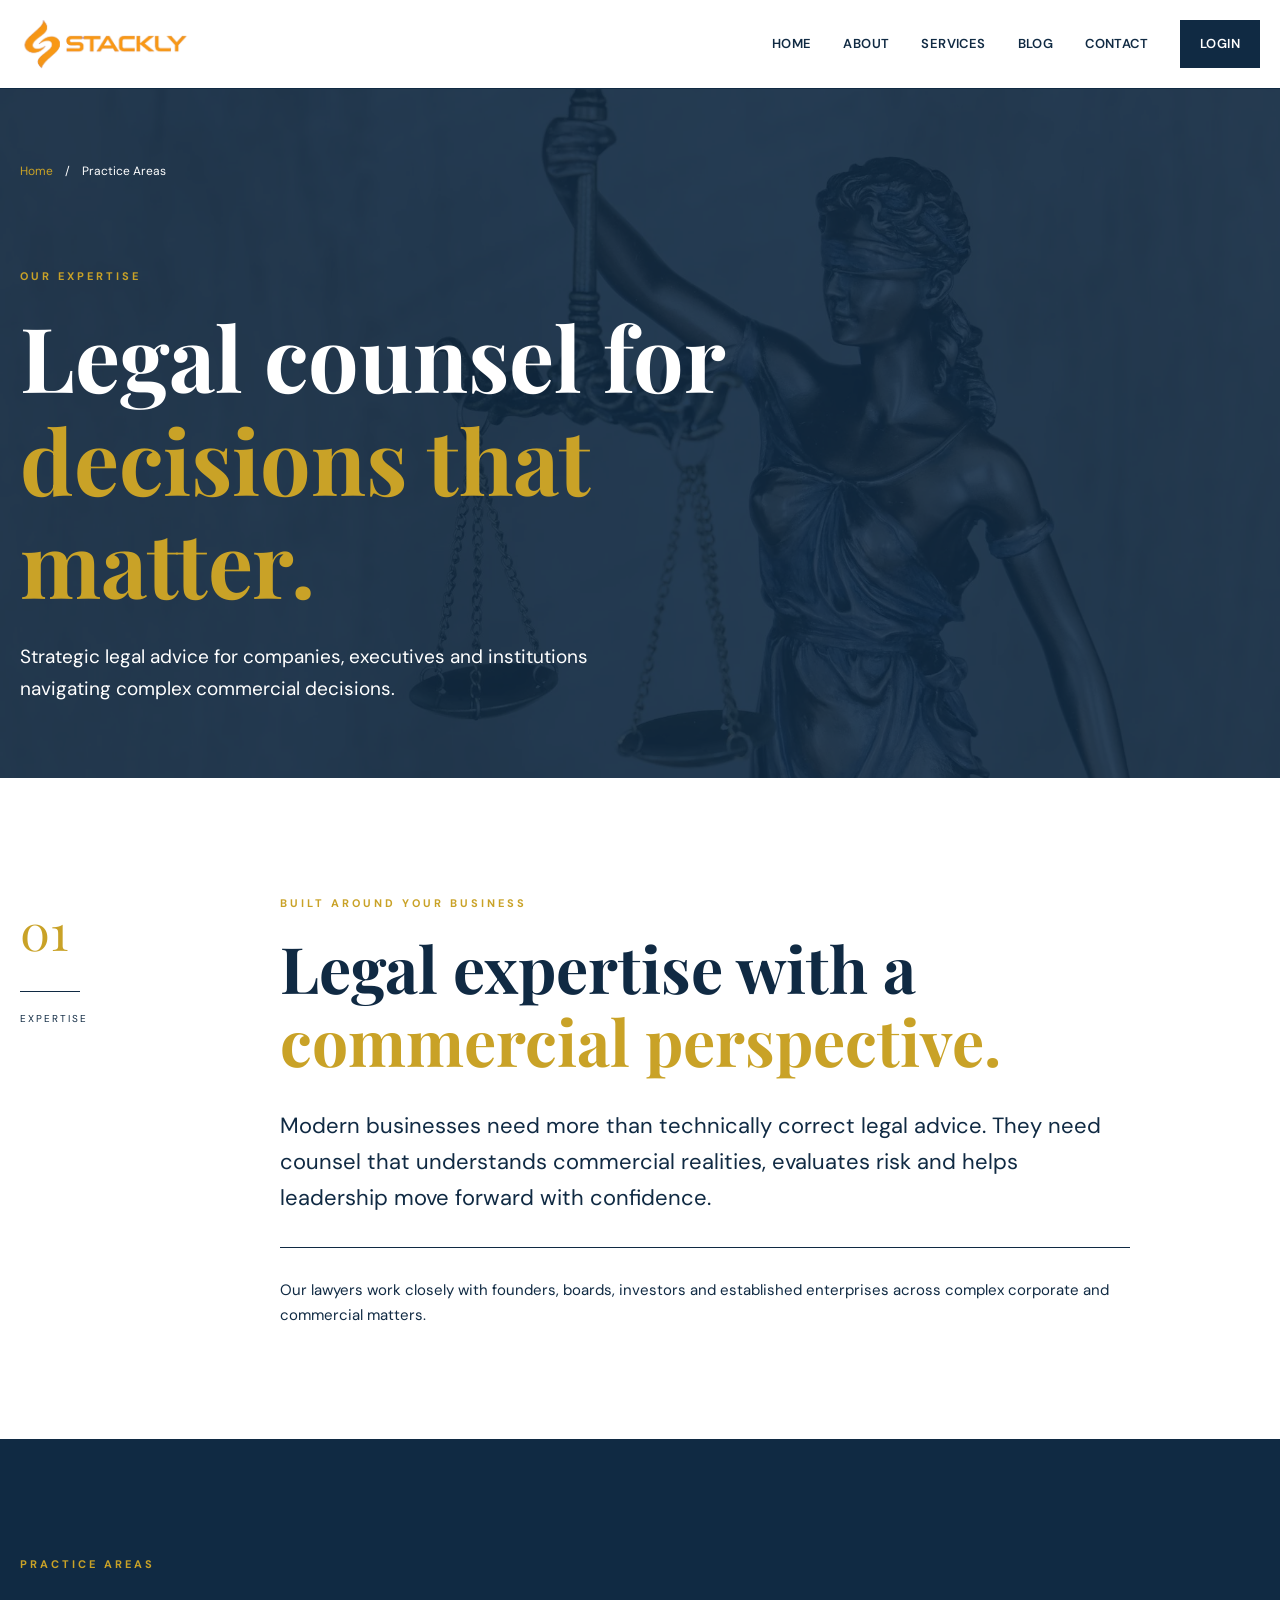
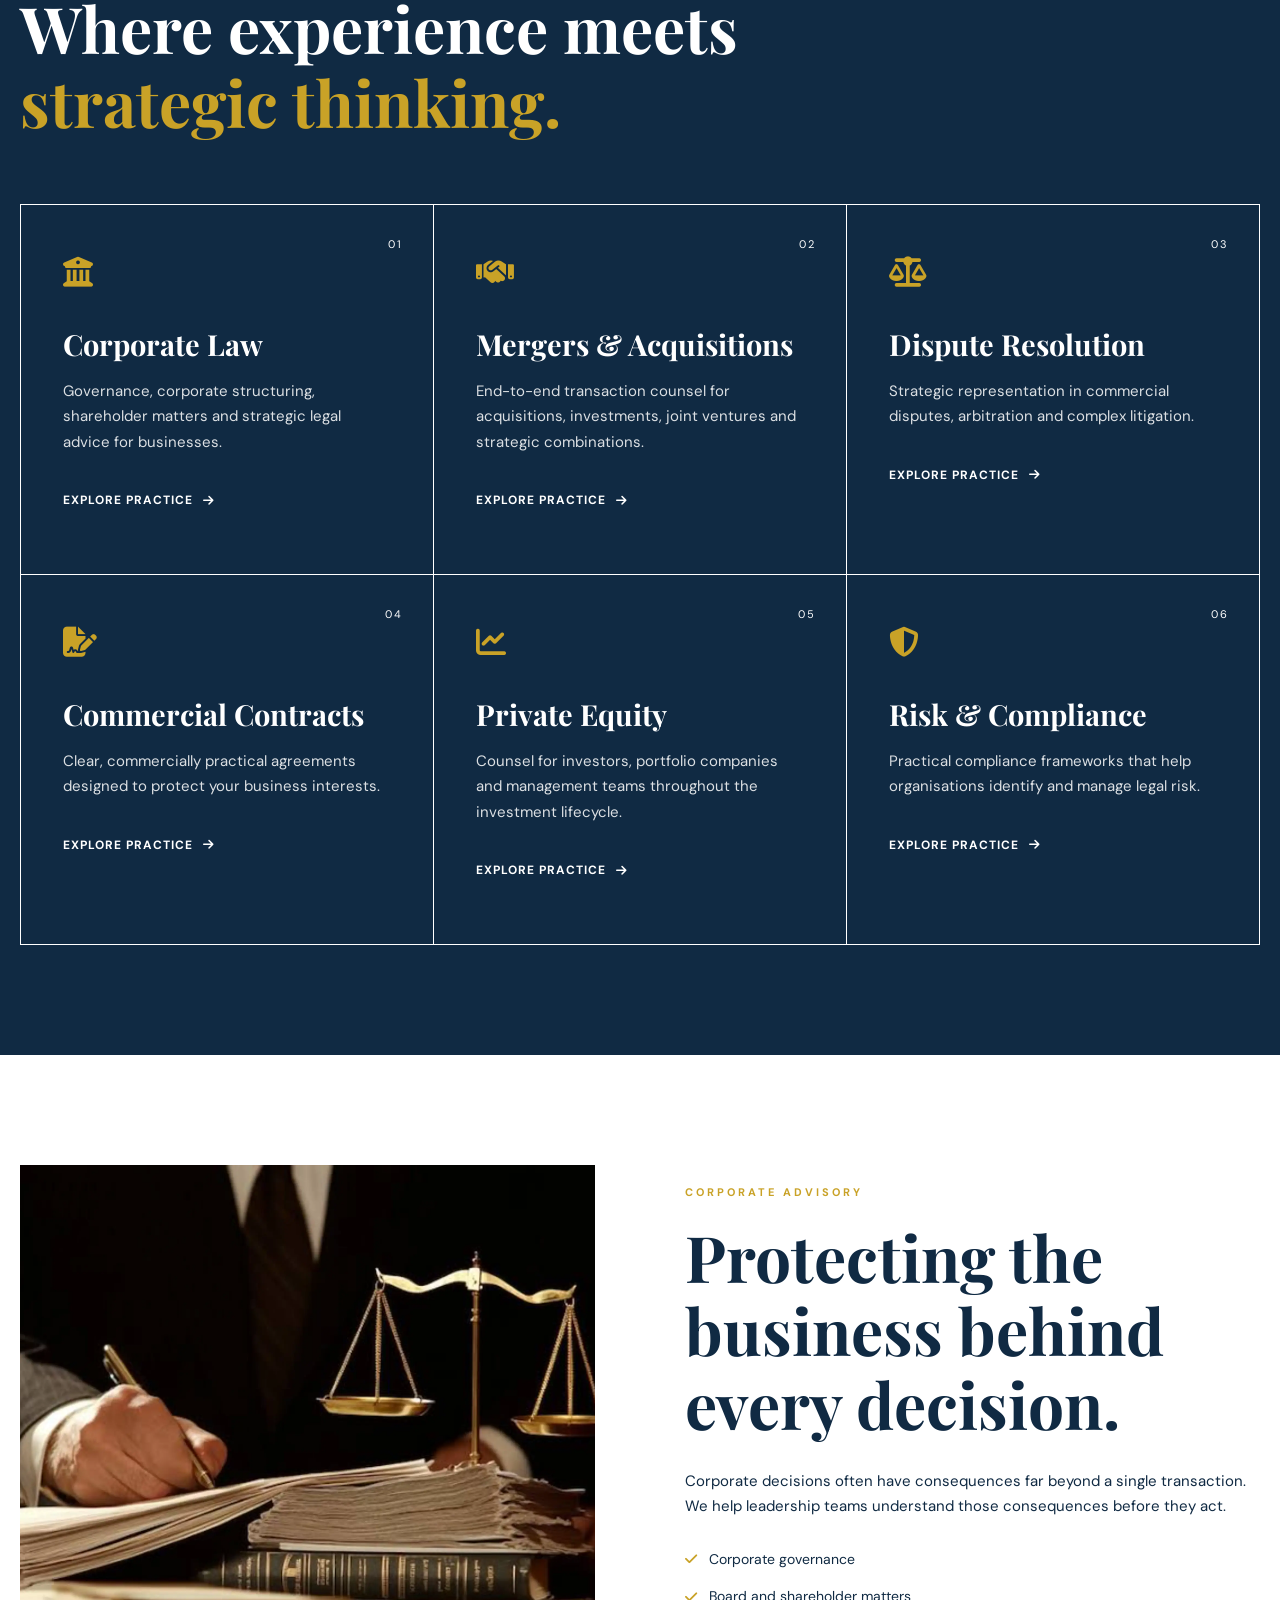
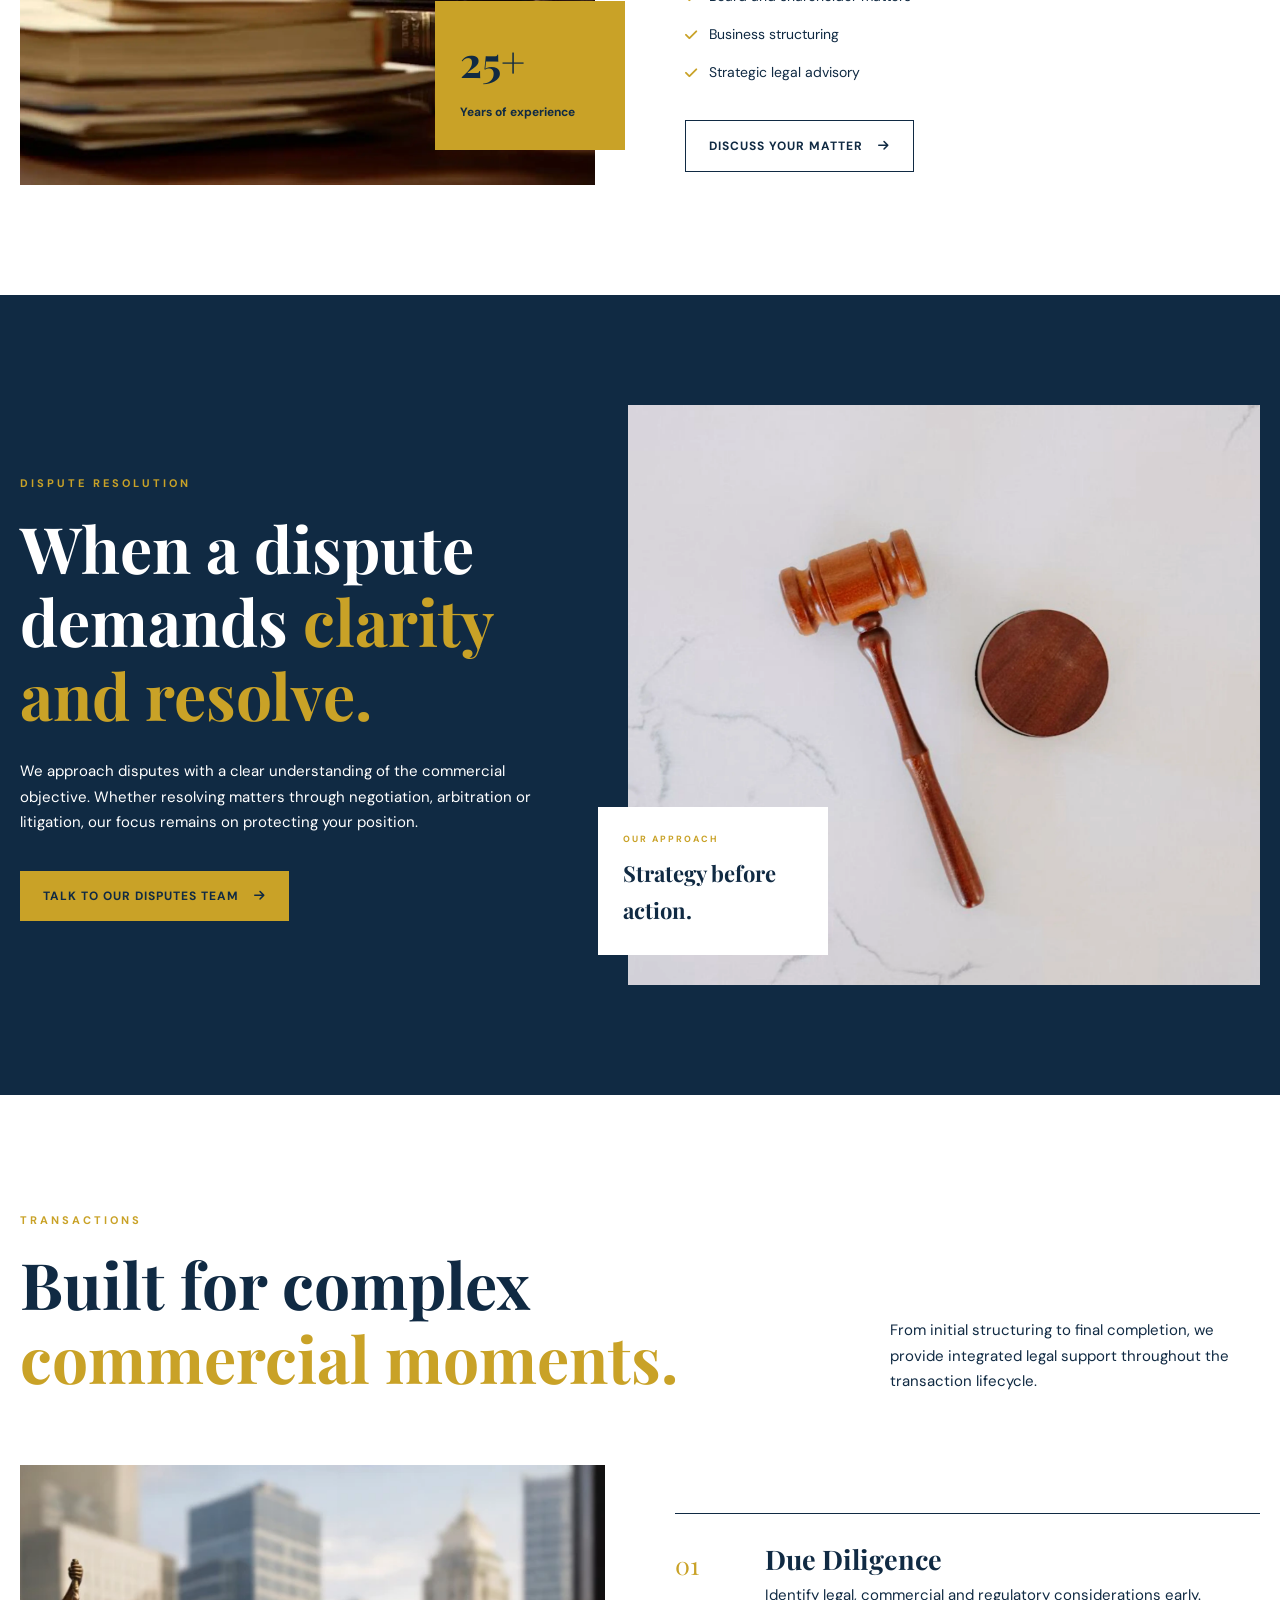
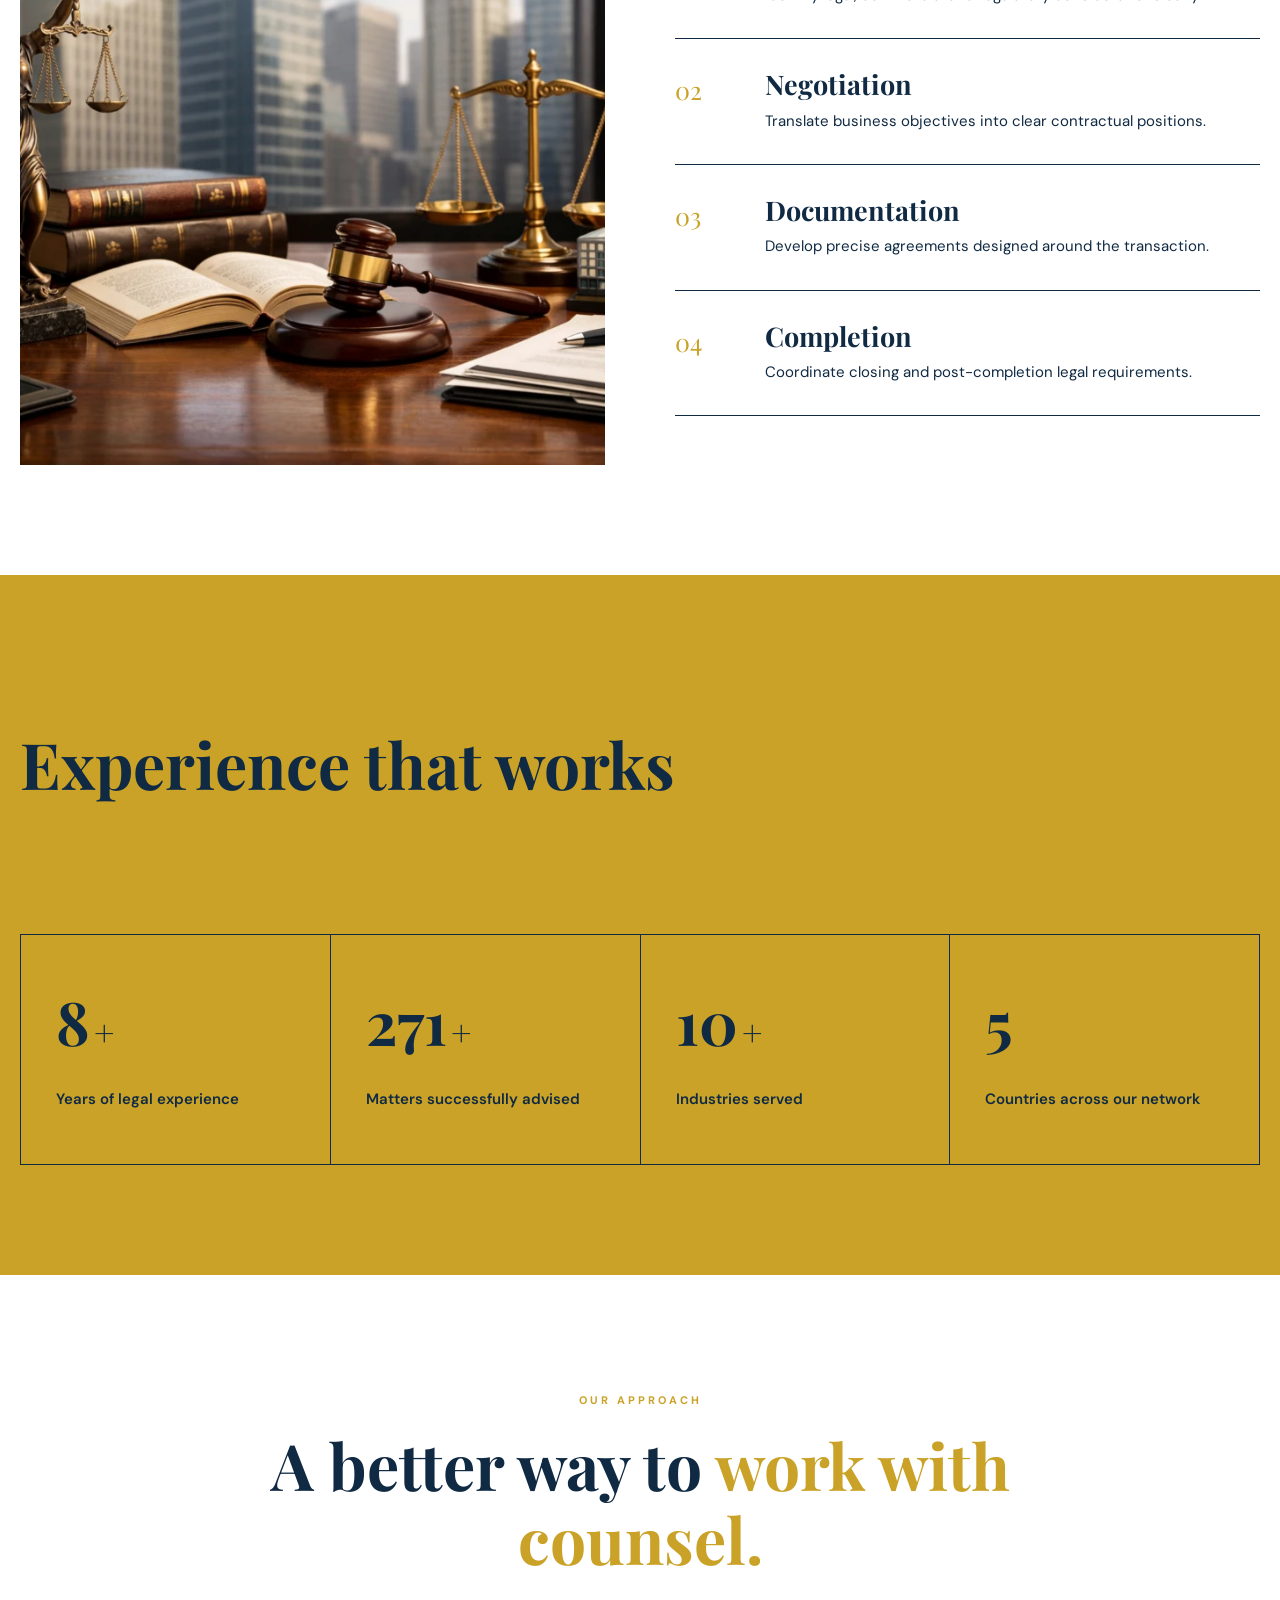
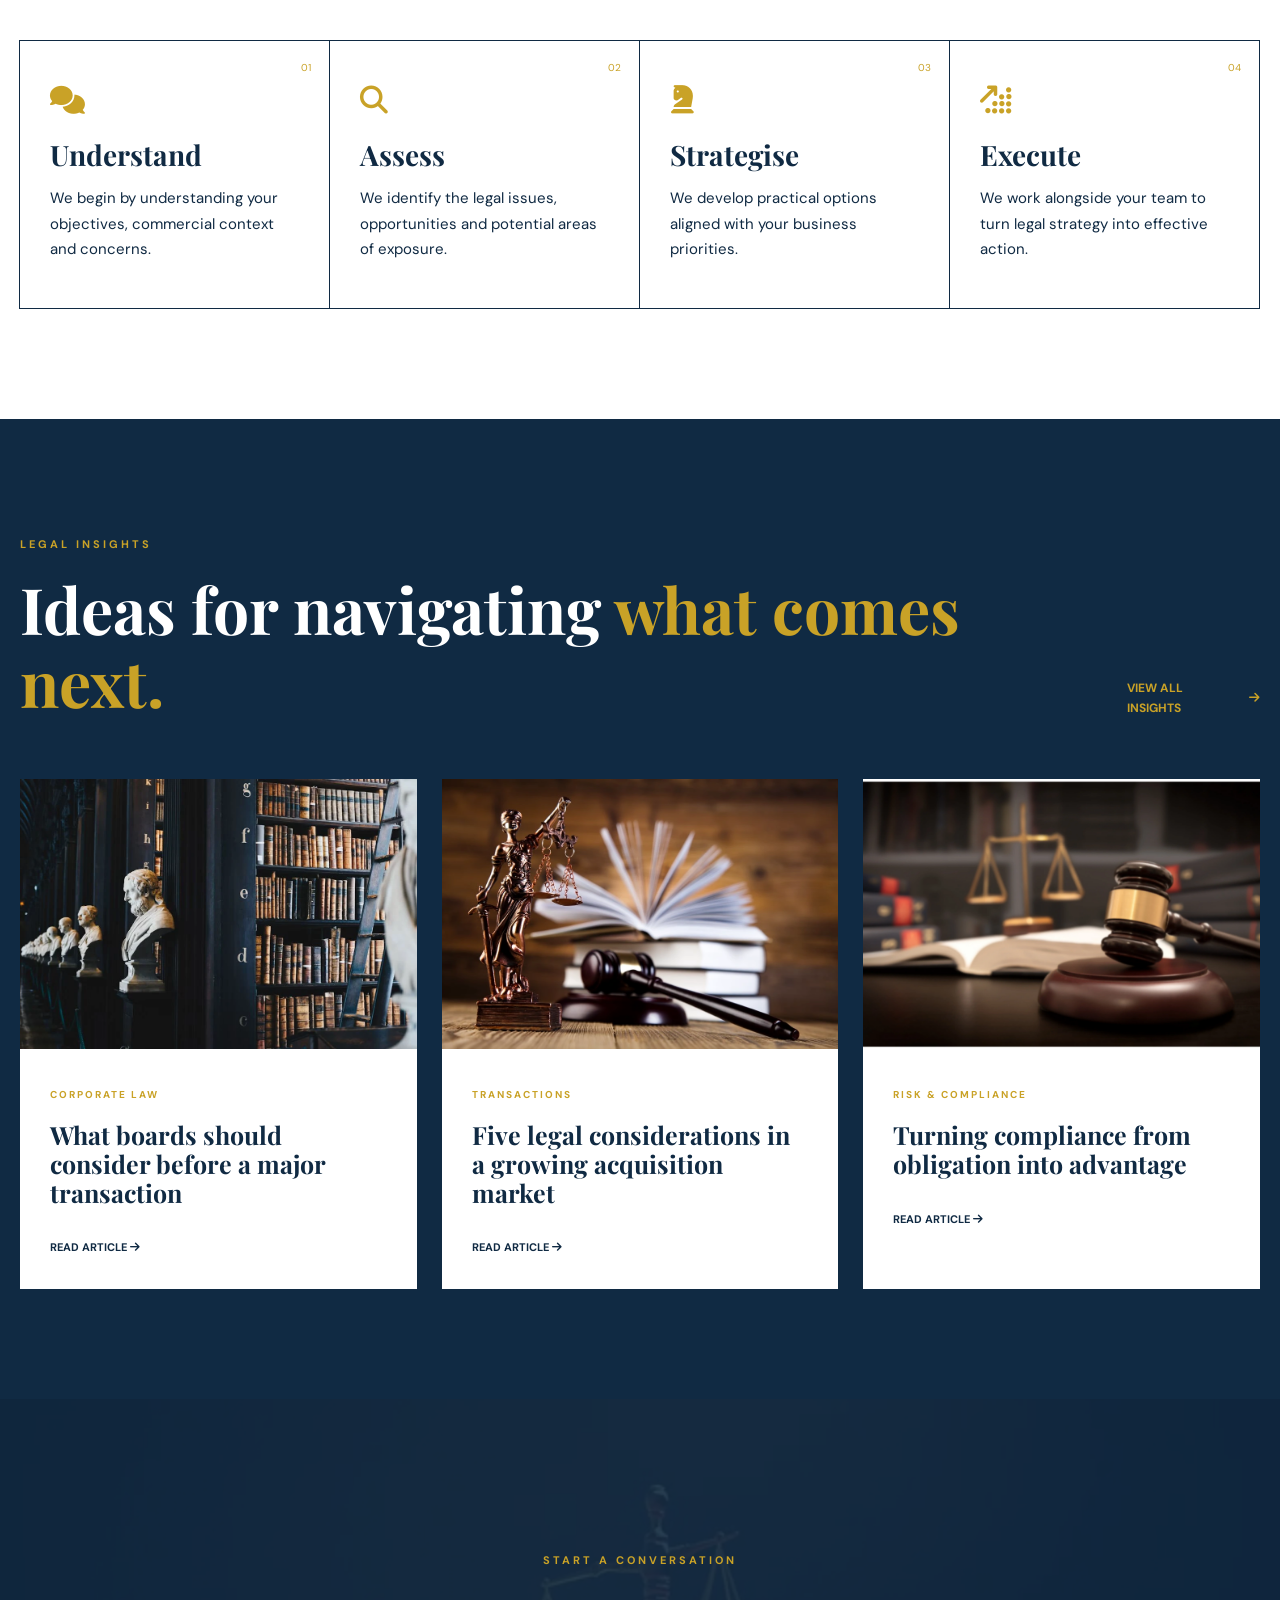
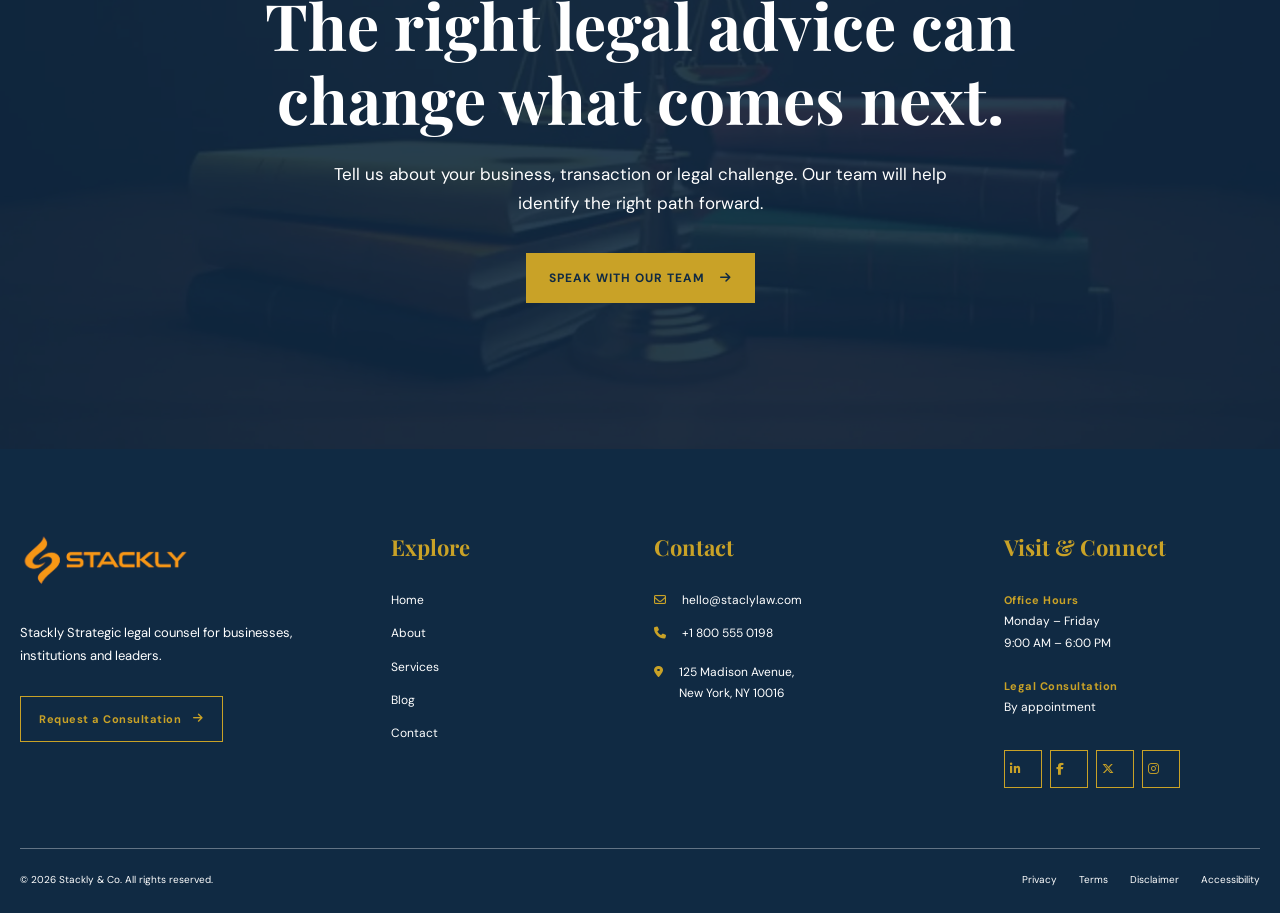
<file: index.html>
<!DOCTYPE html>
<html lang="en">
<head>
    <meta charset="UTF-8">
    <meta name="viewport" content="width=device-width, initial-scale=1.0">

    <title>Practice Areas | Sterling & Co. Law Firm</title>

    <meta name="description"
        content="Explore the corporate, commercial, transactional and dispute resolution services offered by Sterling & Co. Law Firm.">

    <!-- Google Fonts -->
    <link rel="preconnect" href="https://fonts.googleapis.com">
    <link rel="preconnect" href="https://fonts.gstatic.com" crossorigin>
    <link href="https://fonts.googleapis.com/css2?family=DM+Sans:wght@400;500;600;700&family=Playfair+Display:wght@500;600;700&display=swap"
        rel="stylesheet">

    <!-- AOS -->
    <link rel="stylesheet"
        href="https://unpkg.com/aos@2.3.1/dist/aos.css">

    <!-- Font Awesome -->
    <link rel="stylesheet"
        href="https://cdnjs.cloudflare.com/ajax/libs/font-awesome/6.5.2/css/all.min.css">

    <link rel="stylesheet" href="css/style.css">
</head>

<body>

    <!-- ================= HEADER ================= -->

    <header class="header" id="header">

        <div class="container nav-wrapper">
<a href="index.html" class="logo" aria-label="Sterling & Co. Law Firm Home">
    <img
        src="assets/img.webp"
        alt="Sterling & Co. Law Firm"
    >
</a>

            <nav class="nav" id="nav">

                <a href="index.html">HOME</a>
                <a href="about.html">ABOUT</a>
                <a href="services.html">SERVICES</a>
                <a href="blog.html">BLOG</a>
                <a href="contact.html">CONTACT</a>

                <a href="login.html" class="nav-btn">
                   LOGIN
                </a>

            </nav>

            <button class="menu-toggle"
                id="menuToggle"
                aria-label="Open navigation menu">

                <i class="fa-solid fa-bars"></i>

            </button>

        </div>

    </header>


    <!-- ================= SCROLL PROGRESS ================= -->

    <div class="scroll-progress" id="scrollProgress"></div>


    <!-- ================= SECTION 01 HERO ================= -->

    <section class="page-hero">

        <div class="hero-image">
            <img src="assets/img11.webp"
                alt="Corporate law books and legal documents">
        </div>

        <div class="hero-overlay"></div>

        <div class="container hero-content">

            <div class="breadcrumb" data-aos="fade-down">
                <a href="index.html">Home</a>
                <span>/</span>
                <span>Practice Areas</span>
            </div>

            <div class="hero-copy" data-aos="fade-up">

                <span class="eyebrow">
                    OUR EXPERTISE
                </span>

                <h1>
                    Legal counsel for
                    <em>decisions that matter.</em>
                </h1>

                <p>
                    Strategic legal advice for companies, executives
                    and institutions navigating complex commercial
                    decisions.
                </p>

            </div>

        </div>

    </section>


    <!-- ================= SECTION 02 INTRO ================= -->

    <section class="intro-section section-space">

        <div class="container intro-grid">

            <div class="section-number" data-aos="fade-right">
                <span>01</span>
                <div></div>
                <small>EXPERTISE</small>
            </div>

            <div class="intro-content" data-aos="fade-up">

                <span class="eyebrow dark">
                    BUILT AROUND YOUR BUSINESS
                </span>

                <h2>
                    Legal expertise with a
                    <span>commercial perspective.</span>
                </h2>

                <p class="large-text">
                    Modern businesses need more than technically
                    correct legal advice. They need counsel that
                    understands commercial realities, evaluates risk
                    and helps leadership move forward with confidence.
                </p>

                <div class="intro-line"></div>

                <p>
                    Our lawyers work closely with founders, boards,
                    investors and established enterprises across
                    complex corporate and commercial matters.
                </p>

            </div>

        </div>

    </section>


    <!-- ================= SECTION 03 PRACTICE AREAS ================= -->

    <section class="expertise-section section-space" id="expertise">

        <div class="container">

            <div class="section-heading" data-aos="fade-up">

                <span class="eyebrow dark">
                    PRACTICE AREAS
                </span>

                <h2>
                    Where experience meets
                    <span>strategic thinking.</span>
                </h2>

            </div>


            <div class="practice-grid">

                <article class="practice-card" data-aos="fade-up">

                    <div class="practice-icon">
                        <i class="fa-solid fa-building-columns"></i>
                    </div>

                    <span class="practice-no">01</span>

                    <h3>Corporate Law</h3>

                    <p>
                        Governance, corporate structuring,
                        shareholder matters and strategic legal
                        advice for businesses.
                    </p>

                    <a href="404.html" aria-label="Learn more about Corporate Law">
                        Explore Practice
                        <i class="fa-solid fa-arrow-right"></i>
                    </a>

                </article>


                <article class="practice-card featured" data-aos="fade-up" data-aos-delay="100">

                    <div class="practice-icon">
                        <i class="fa-solid fa-handshake"></i>
                    </div>

                    <span class="practice-no">02</span>

                    <h3>Mergers & Acquisitions</h3>

                    <p>
                        End-to-end transaction counsel for
                        acquisitions, investments, joint ventures
                        and strategic combinations.
                    </p>

                    <a href="404.html" aria-label="Learn more about Mergers and Acquisitions">
                        Explore Practice
                        <i class="fa-solid fa-arrow-right"></i>
                    </a>

                </article>


                <article class="practice-card" data-aos="fade-up" data-aos-delay="200">

                    <div class="practice-icon">
                        <i class="fa-solid fa-scale-balanced"></i>
                    </div>

                    <span class="practice-no">03</span>

                    <h3>Dispute Resolution</h3>

                    <p>
                        Strategic representation in commercial
                        disputes, arbitration and complex litigation.
                    </p>

                    <a href="404.html" aria-label="Learn more about Dispute Resolution">
                        Explore Practice
                        <i class="fa-solid fa-arrow-right"></i>
                    </a>

                </article>


                <article class="practice-card" data-aos="fade-up">

                    <div class="practice-icon">
                        <i class="fa-solid fa-file-signature"></i>
                    </div>

                    <span class="practice-no">04</span>

                    <h3>Commercial Contracts</h3>

                    <p>
                        Clear, commercially practical agreements
                        designed to protect your business interests.
                    </p>

                    <a href="404.html" aria-label="Learn more about Commercial Contracts">
                        Explore Practice
                        <i class="fa-solid fa-arrow-right"></i>
                    </a>

                </article>


                <article class="practice-card" data-aos="fade-up" data-aos-delay="100">

                    <div class="practice-icon">
                        <i class="fa-solid fa-chart-line"></i>
                    </div>

                    <span class="practice-no">05</span>

                    <h3>Private Equity</h3>

                    <p>
                        Counsel for investors, portfolio companies
                        and management teams throughout the
                        investment lifecycle.
                    </p>

                    <a href="404.html" aria-label="Learn more about Private Equity">
                        Explore Practice
                        <i class="fa-solid fa-arrow-right"></i>
                    </a>

                </article>


                <article class="practice-card" data-aos="fade-up" data-aos-delay="200">

                    <div class="practice-icon">
                        <i class="fa-solid fa-shield-halved"></i>
                    </div>

                    <span class="practice-no">06</span>

                    <h3>Risk & Compliance</h3>

                    <p>
                        Practical compliance frameworks that help
                        organisations identify and manage legal risk.
                    </p>

                    <a href="404.html" aria-label="Learn more about Risk and Compliance">
                        Explore Practice
                        <i class="fa-solid fa-arrow-right"></i>
                    </a>

                </article>

            </div>

        </div>

    </section>


    <!-- ================= SECTION 04 CORPORATE ================= -->

    <section class="feature-section section-space">

        <div class="container feature-grid">

            <div class="feature-image" data-aos="fade-right">

                <img src="assets/img13.webp"
                    alt="Corporate professionals discussing business strategy">

                <div class="image-label">
                    <strong>25+</strong>
                    <span>Years of experience</span>
                </div>

            </div>


            <div class="feature-content" data-aos="fade-left">

                <span class="eyebrow dark">
                    CORPORATE ADVISORY
                </span>

                <h2>
                    Protecting the business
                    behind every decision.
                </h2>

                <p>
                    Corporate decisions often have consequences
                    far beyond a single transaction. We help
                    leadership teams understand those consequences
                    before they act.
                </p>

                <ul class="check-list">

                    <li>
                        <i class="fa-solid fa-check"></i>
                        Corporate governance
                    </li>

                    <li>
                        <i class="fa-solid fa-check"></i>
                        Board and shareholder matters
                    </li>

                    <li>
                        <i class="fa-solid fa-check"></i>
                        Business structuring
                    </li>

                    <li>
                        <i class="fa-solid fa-check"></i>
                        Strategic legal advisory
                    </li>

                </ul>

                <a href="404.html" class="outline-btn">
                    Discuss Your Matter
                    <i class="fa-solid fa-arrow-right"></i>
                </a>

            </div>

        </div>

    </section>


    <!-- ================= SECTION 05 LITIGATION ================= -->

    <section class="dark-feature section-space">

        <div class="container litigation-grid">

            <div class="litigation-content" data-aos="fade-up">

                <span class="eyebrow">
                    DISPUTE RESOLUTION
                </span>

                <h2>
                    When a dispute demands
                    <em>clarity and resolve.</em>
                </h2>

                <p>
                    We approach disputes with a clear understanding
                    of the commercial objective. Whether resolving
                    matters through negotiation, arbitration or
                    litigation, our focus remains on protecting
                    your position.
                </p>

                <a href="404.html" class="gold-btn">
                    Talk to Our Disputes Team
                    <i class="fa-solid fa-arrow-right"></i>
                </a>

            </div>


            <div class="litigation-image" data-aos="fade-left">

                <img src="assets/img10.webp"
                    alt="Lawyer reviewing legal documents">

                <div class="case-box">

                    <span>OUR APPROACH</span>

                    <strong>
                        Strategy before action.
                    </strong>

                </div>

            </div>

        </div>

    </section>


    <!-- ================= SECTION 06 TRANSACTIONS ================= -->

    <section class="transaction-section section-space">

        <div class="container">

            <div class="transaction-heading" data-aos="fade-up">

                <div>
                    <span class="eyebrow dark">
                        TRANSACTIONS
                    </span>

                    <h2>
                        Built for complex
                        <span>commercial moments.</span>
                    </h2>
                </div>

                <p>
                    From initial structuring to final completion,
                    we provide integrated legal support throughout
                    the transaction lifecycle.
                </p>

            </div>


            <div class="transaction-layout">

                <div class="transaction-image" data-aos="fade-right">

                    <img src="assets/img1.webp"
                        alt="Business transaction meeting">

                </div>


                <div class="transaction-list" data-aos="fade-left">

                    <div class="transaction-item">

                        <span>01</span>

                        <div>
                            <h3>Due Diligence</h3>
                            <p>
                                Identify legal, commercial and
                                regulatory considerations early.
                            </p>
                        </div>

                    </div>


                    <div class="transaction-item">

                        <span>02</span>

                        <div>
                            <h3>Negotiation</h3>
                            <p>
                                Translate business objectives into
                                clear contractual positions.
                            </p>
                        </div>

                    </div>


                    <div class="transaction-item">

                        <span>03</span>

                        <div>
                            <h3>Documentation</h3>
                            <p>
                                Develop precise agreements designed
                                around the transaction.
                            </p>
                        </div>

                    </div>


                    <div class="transaction-item">

                        <span>04</span>

                        <div>
                            <h3>Completion</h3>
                            <p>
                                Coordinate closing and post-completion
                                legal requirements.
                            </p>
                        </div>

                    </div>

                </div>

            </div>

        </div>

    </section>


    <!-- ================= SECTION 07 WHY US ================= -->

    <section class="stats-section section-space">

        <div class="container">

            <div class="stats-heading" data-aos="fade-up">

                <span class="eyebrow dark">
                    THE STERLING DIFFERENCE
                </span>

                <h2>
                    Experience that works
                    <span>for your business.</span>
                </h2>

            </div>


            <div class="stats-grid">

                <div class="stat-box" data-aos="fade-up">

                    <strong class="counter" data-target="25">0</strong>
                    <span>+</span>

                    <p>Years of legal experience</p>

                </div>


                <div class="stat-box" data-aos="fade-up" data-aos-delay="100">

                    <strong class="counter" data-target="850">0</strong>
                    <span>+</span>

                    <p>Matters successfully advised</p>

                </div>


                <div class="stat-box" data-aos="fade-up" data-aos-delay="200">

                    <strong class="counter" data-target="32">0</strong>
                    <span>+</span>

                    <p>Industries served</p>

                </div>


                <div class="stat-box" data-aos="fade-up" data-aos-delay="300">

                    <strong class="counter" data-target="18">0</strong>
                    <span></span>

                    <p>Countries across our network</p>

                </div>

            </div>

        </div>

    </section>


    <!-- ================= SECTION 08 PROCESS ================= -->

    <section class="process-section section-space" id="process">

        <div class="container">

            <div class="section-heading center" data-aos="fade-up">

                <span class="eyebrow dark">
                    OUR APPROACH
                </span>

                <h2>
                    A better way to
                    <span>work with counsel.</span>
                </h2>

            </div>


            <div class="process-grid">

                <div class="process-card" data-aos="fade-up">

                    <span class="process-number">01</span>

                    <i class="fa-solid fa-comments"></i>

                    <h3>Understand</h3>

                    <p>
                        We begin by understanding your objectives,
                        commercial context and concerns.
                    </p>

                </div>


                <div class="process-card" data-aos="fade-up" data-aos-delay="100">

                    <span class="process-number">02</span>

                    <i class="fa-solid fa-magnifying-glass"></i>

                    <h3>Assess</h3>

                    <p>
                        We identify the legal issues, opportunities
                        and potential areas of exposure.
                    </p>

                </div>


                <div class="process-card" data-aos="fade-up" data-aos-delay="200">

                    <span class="process-number">03</span>

                    <i class="fa-solid fa-chess-knight"></i>

                    <h3>Strategise</h3>

                    <p>
                        We develop practical options aligned with
                        your business priorities.
                    </p>

                </div>


                <div class="process-card" data-aos="fade-up" data-aos-delay="300">

                    <span class="process-number">04</span>

                    <i class="fa-solid fa-arrow-up-right-dots"></i>

                    <h3>Execute</h3>

                    <p>
                        We work alongside your team to turn legal
                        strategy into effective action.
                    </p>

                </div>

            </div>

        </div>

    </section>


    <!-- ================= SECTION 09 INSIGHTS ================= -->

    <section class="insights-section section-space" id="insights">

        <div class="container">

            <div class="insights-heading" data-aos="fade-up">

                <div>

                    <span class="eyebrow dark">
                        LEGAL INSIGHTS
                    </span>

                    <h2>
                        Ideas for navigating
                        <span>what comes next.</span>
                    </h2>

                </div>

                <a href="404.html" class="text-link">
                    View All Insights
                    <i class="fa-solid fa-arrow-right"></i>
                </a>

            </div>


            <div class="articles-grid">

                <article class="article-card" data-aos="fade-up">

                    <div class="article-image">

                        <img src="assets/img8.webp"
                            alt="Business contract document">

                    </div>

                    <div class="article-content">

                        <span>Corporate Law</span>

                        <h3>
                            What boards should consider
                            before a major transaction
                        </h3>

                        <a href="404.html">
                            Read Article
                            <i class="fa-solid fa-arrow-right"></i>
                        </a>

                    </div>

                </article>


                <article class="article-card" data-aos="fade-up" data-aos-delay="100">

                    <div class="article-image">

                        <img src="assets/img6.webp"
                            alt="Legal library books">

                    </div>

                    <div class="article-content">

                        <span>Transactions</span>

                        <h3>
                            Five legal considerations
                            in a growing acquisition market
                        </h3>

                        <a href="404.html">
                            Read Article
                            <i class="fa-solid fa-arrow-right"></i>
                        </a>

                    </div>

                </article>


                <article class="article-card" data-aos="fade-up" data-aos-delay="200">

                    <div class="article-image">

                        <img src="assets/img3.webp"
                            alt="Professional legal consultation">

                    </div>

                    <div class="article-content">

                        <span>Risk & Compliance</span>

                        <h3>
                            Turning compliance from
                            obligation into advantage
                        </h3>

                        <a href="404.html">
                            Read Article
                            <i class="fa-solid fa-arrow-right"></i>
                        </a>

                    </div>

                </article>

            </div>

        </div>

    </section>


    <!-- ================= SECTION 10 CTA ================= -->

    <section class="cta-section" id="contact">

        <div class="cta-image">

            <img src="assets/img5.webp"
                alt="Professional handshake">

        </div>

        <div class="cta-overlay"></div>

        <div class="container cta-content" data-aos="fade-up">

            <span class="eyebrow">
                START A CONVERSATION
            </span>

            <h2>
                The right legal advice
                can change what comes next.
            </h2>

            <p>
                Tell us about your business, transaction or
                legal challenge. Our team will help identify
                the right path forward.
            </p>

            <a href="404.html" class="gold-btn">
                Speak With Our Team
                <i class="fa-solid fa-arrow-right"></i>
            </a>

        </div>

    </section>


    <!-- ================= FOOTER ================= -->
<footer class="footer">

    <div class="container footer-grid">

        <!-- BRAND / ABOUT -->
        <div class="footer-brand">

           <a href="index.html" class="logo" aria-label="Sterling & Co. Law Firm Home">
    <img
        src="assets/img.webp"
        alt="Sterling & Co. Law Firm"
    >
</a>

            <p>
                Stackly Strategic legal counsel for businesses,
                institutions and leaders.
            </p>

            <a href="404.html" class="footer-consult-btn">
                Request a Consultation
                <i class="fa-solid fa-arrow-right"></i>
            </a>

        </div>


        <!-- EXPLORE -->
        <div class="footer-column">

            <h4>Explore</h4>

            <a href="index.html">Home</a>
            <a href="about.html">About</a>
            <a href="services.html">Services</a>
            <a href="blog.html">Blog</a>
            <a href="contact.html">Contact</a>
            

        </div>


        <!-- CONTACT -->
        <div class="footer-column">

            <h4>Contact</h4>

            <a href="mailto:hello@sterlinglaw.com">
                <i class="fa-regular fa-envelope"></i>
                hello@staclylaw.com
            </a>

            <a href="tel:+18005550198">
                <i class="fa-solid fa-phone"></i>
                +1 800 555 0198
            </a>

            <p class="footer-address">
                <i class="fa-solid fa-location-dot"></i>
                125 Madison Avenue,<br>
                New York, NY 10016
            </p>

        </div>


        <!-- MORE CONTACT -->
        <div class="footer-column footer-contact-extra">

            <h4>Visit & Connect</h4>

            <p>
                <strong>Office Hours</strong>
                <br>
                Monday – Friday
                <br>
                9:00 AM – 6:00 PM
            </p>

            <p>
                <strong>Legal Consultation</strong>
                <br>
                By appointment
            </p>

            <div class="footer-socials">

                <a href="404.html"
                   aria-label="LinkedIn"
                   title="LinkedIn">
                    <i class="fa-brands fa-linkedin-in"></i>
                </a>

                <a href="404.html"
                   aria-label="Facebook"
                   title="Facebook">
                    <i class="fa-brands fa-facebook-f"></i>
                </a>

                <a href="404.html"
                   aria-label="X"
                   title="X">
                    <i class="fa-brands fa-x-twitter"></i>
                </a>

                <a href="404.html"
                   aria-label="Instagram"
                   title="Instagram">
                    <i class="fa-brands fa-instagram"></i>
                </a>

            </div>

        </div>

    </div>


    <!-- FOOTER BOTTOM -->

    <div class="container footer-bottom">

        <p>
            © 2026 Stackly & Co. All rights reserved.
        </p>

        <div class="footer-bottom-links">
            <a href="404.html">Privacy</a>
            <a href="404.html">Terms</a>
            <a href="404.html">Disclaimer</a>
            <a href="404.html">Accessibility</a>
        </div>

    </div>

</footer>


    <!-- ================= AOS ================= -->

    <script src="https://unpkg.com/aos@2.3.1/dist/aos.js"></script>

    <script src="js/scrpt.js"></script>

</body>
</html>
</file>
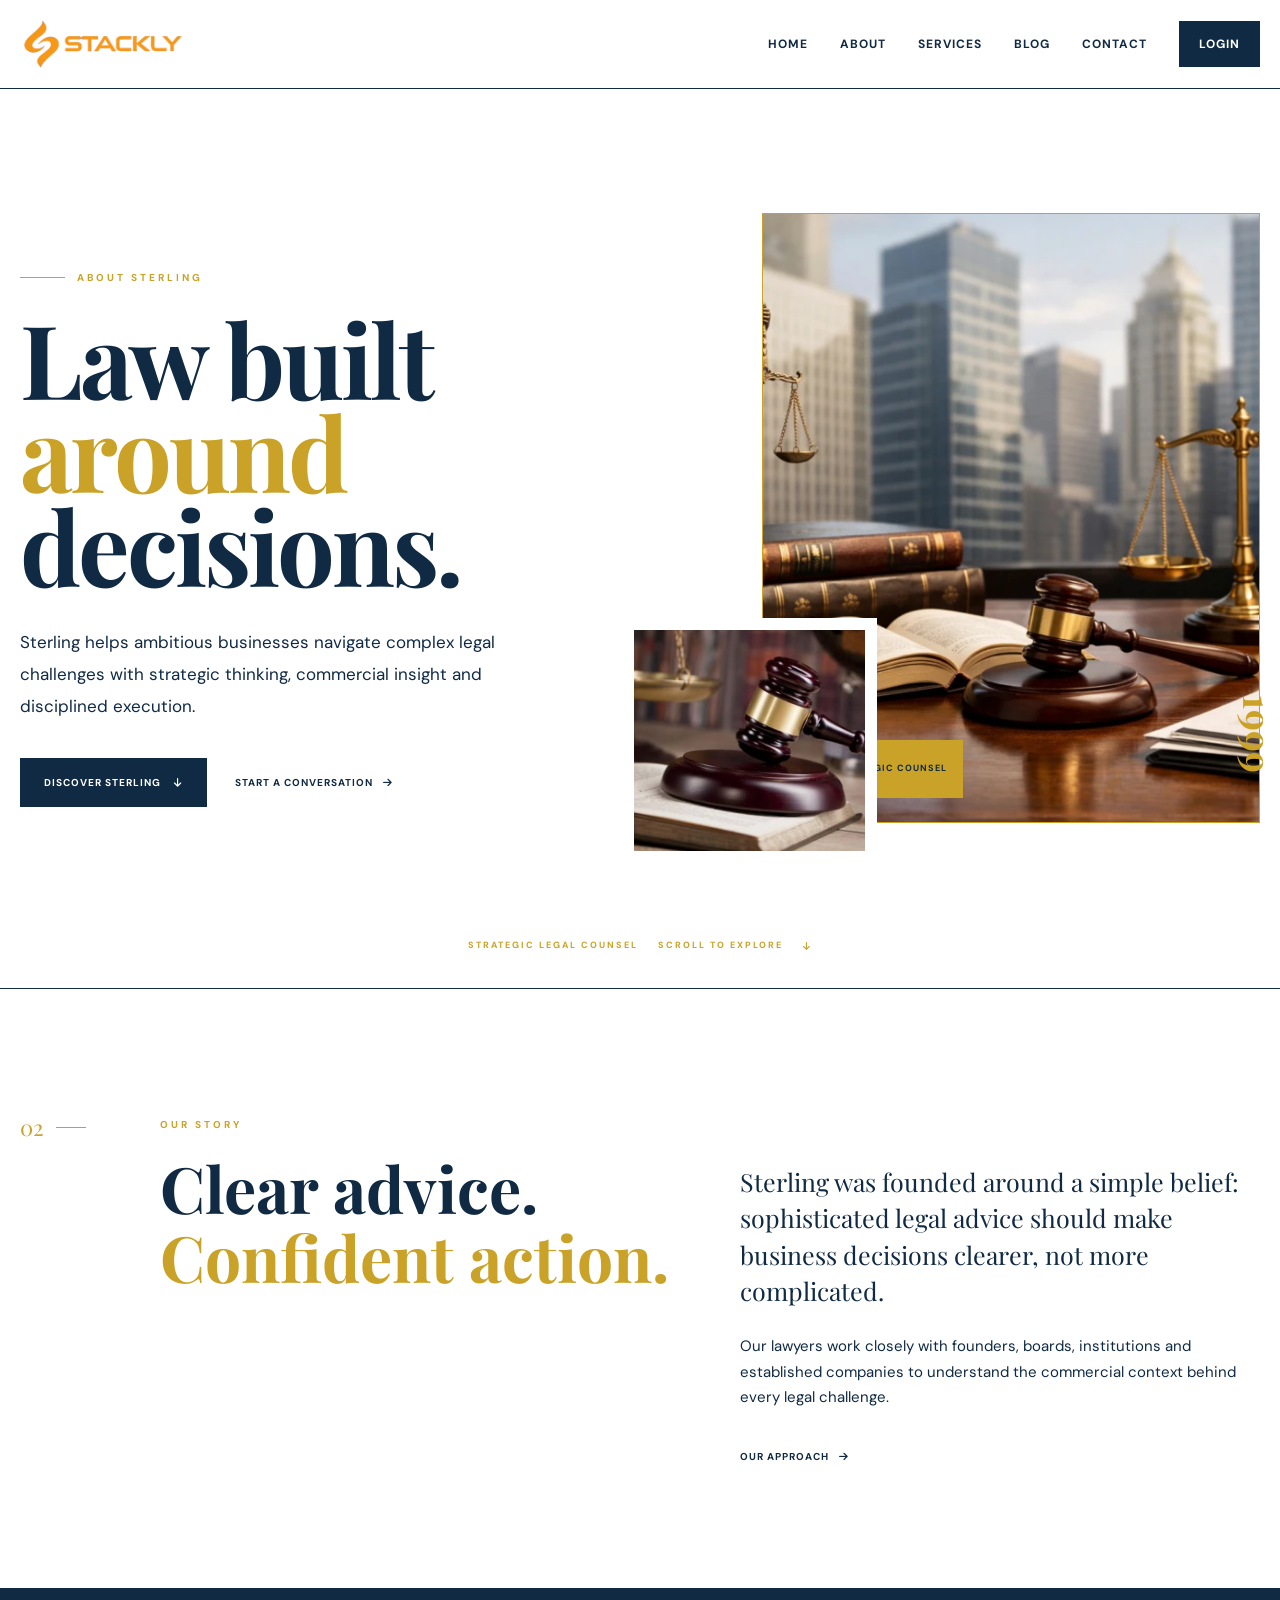
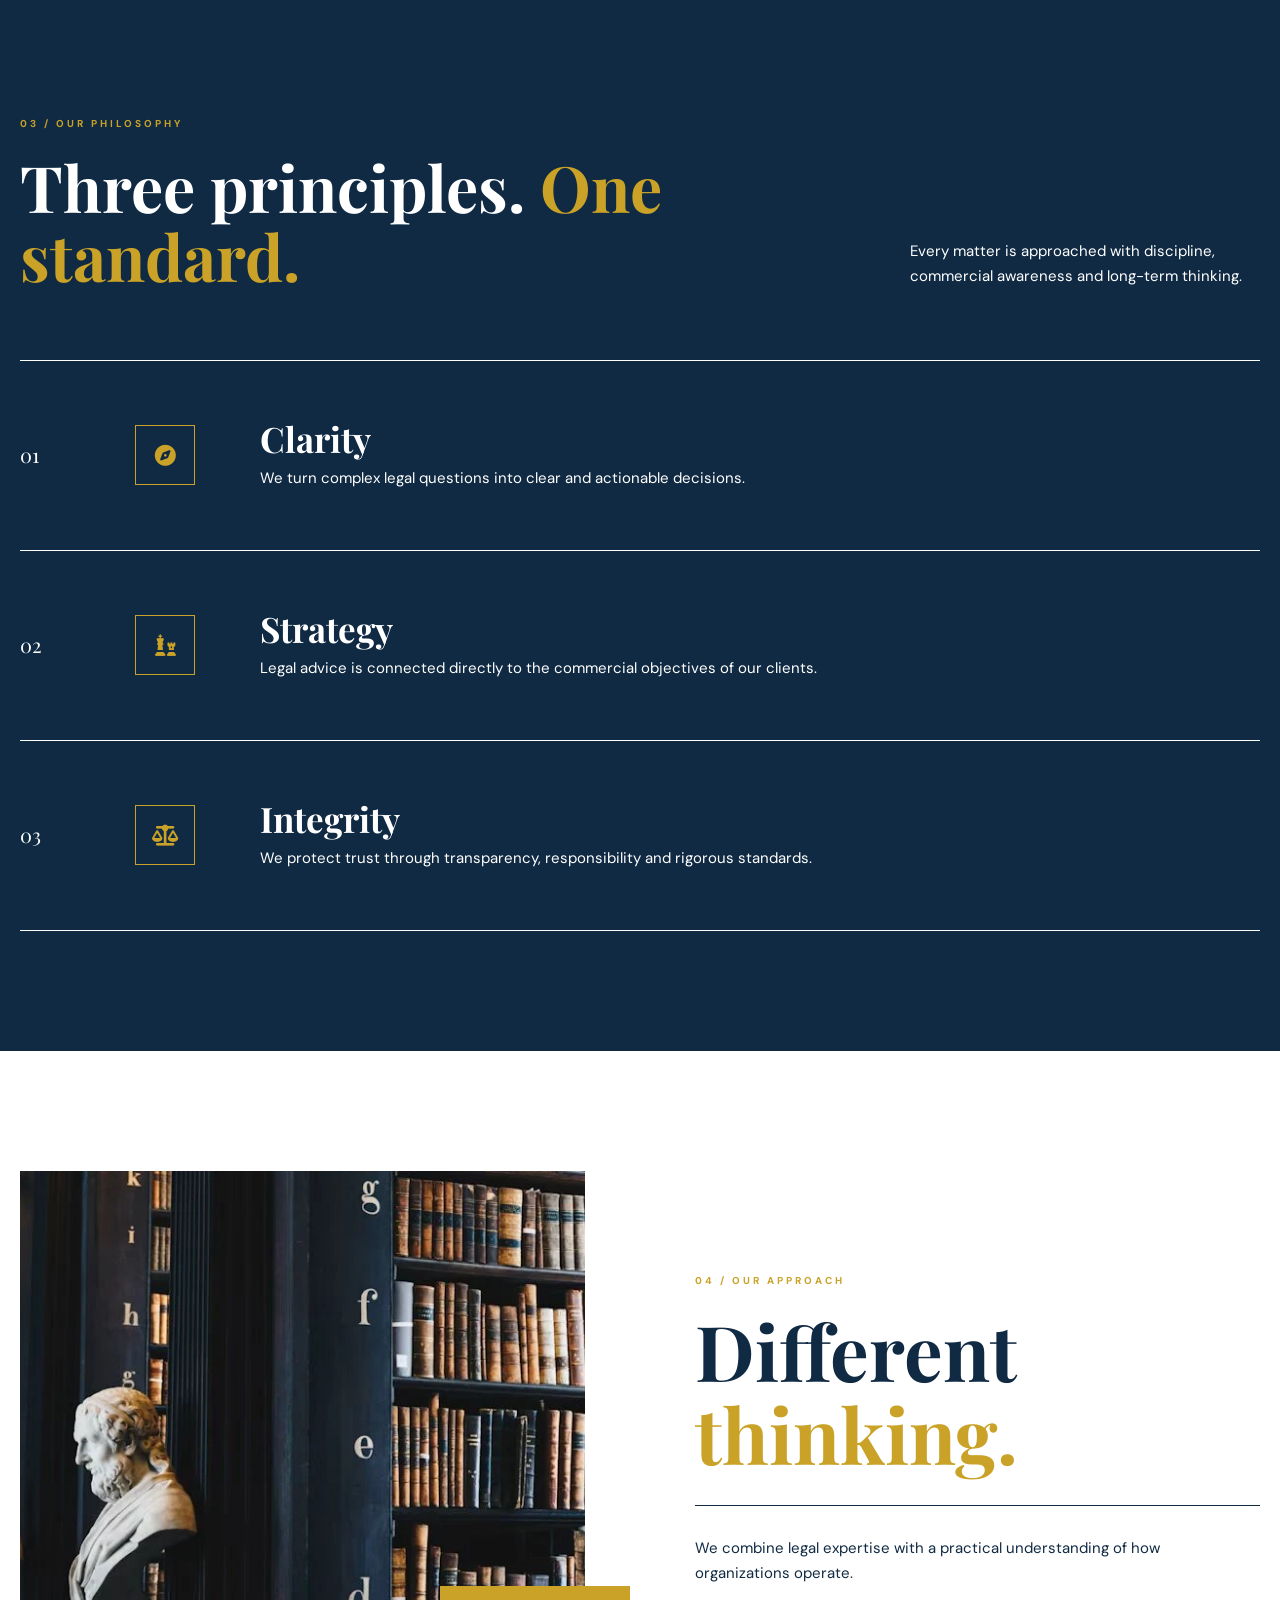
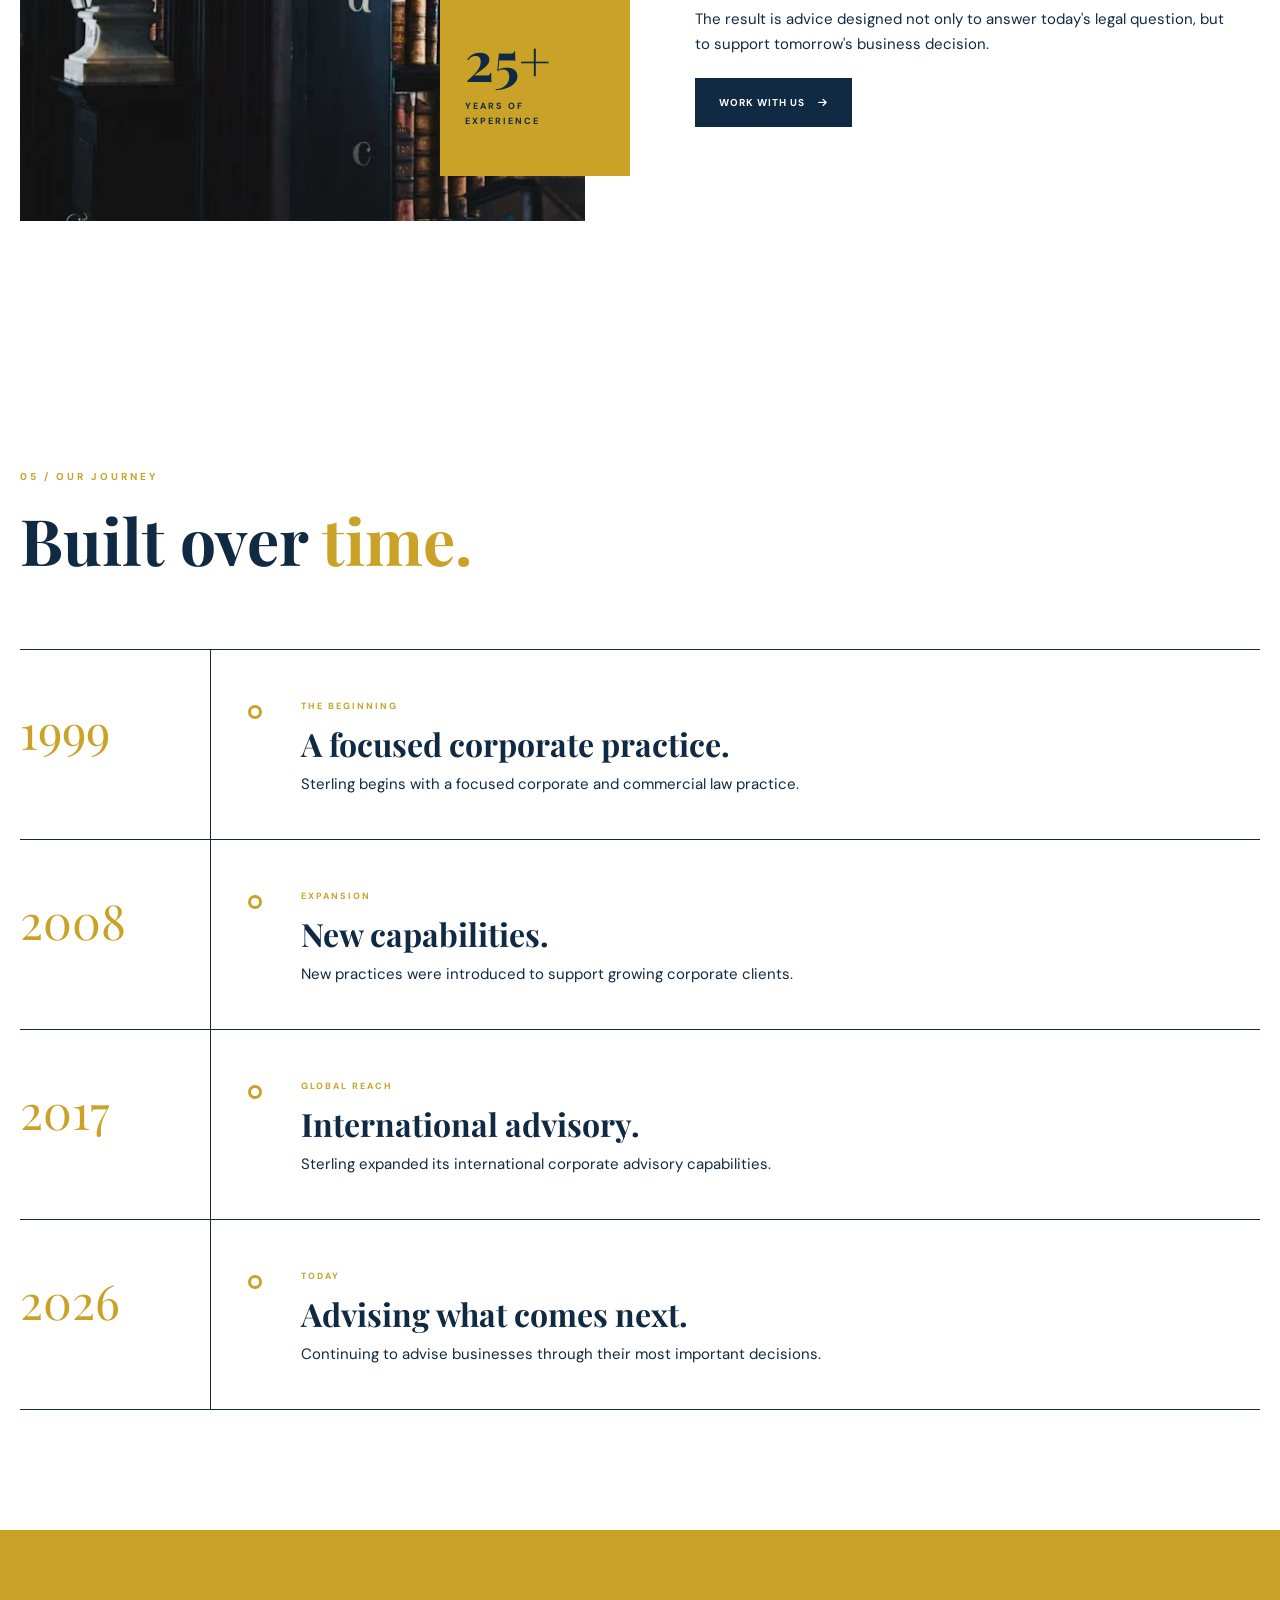
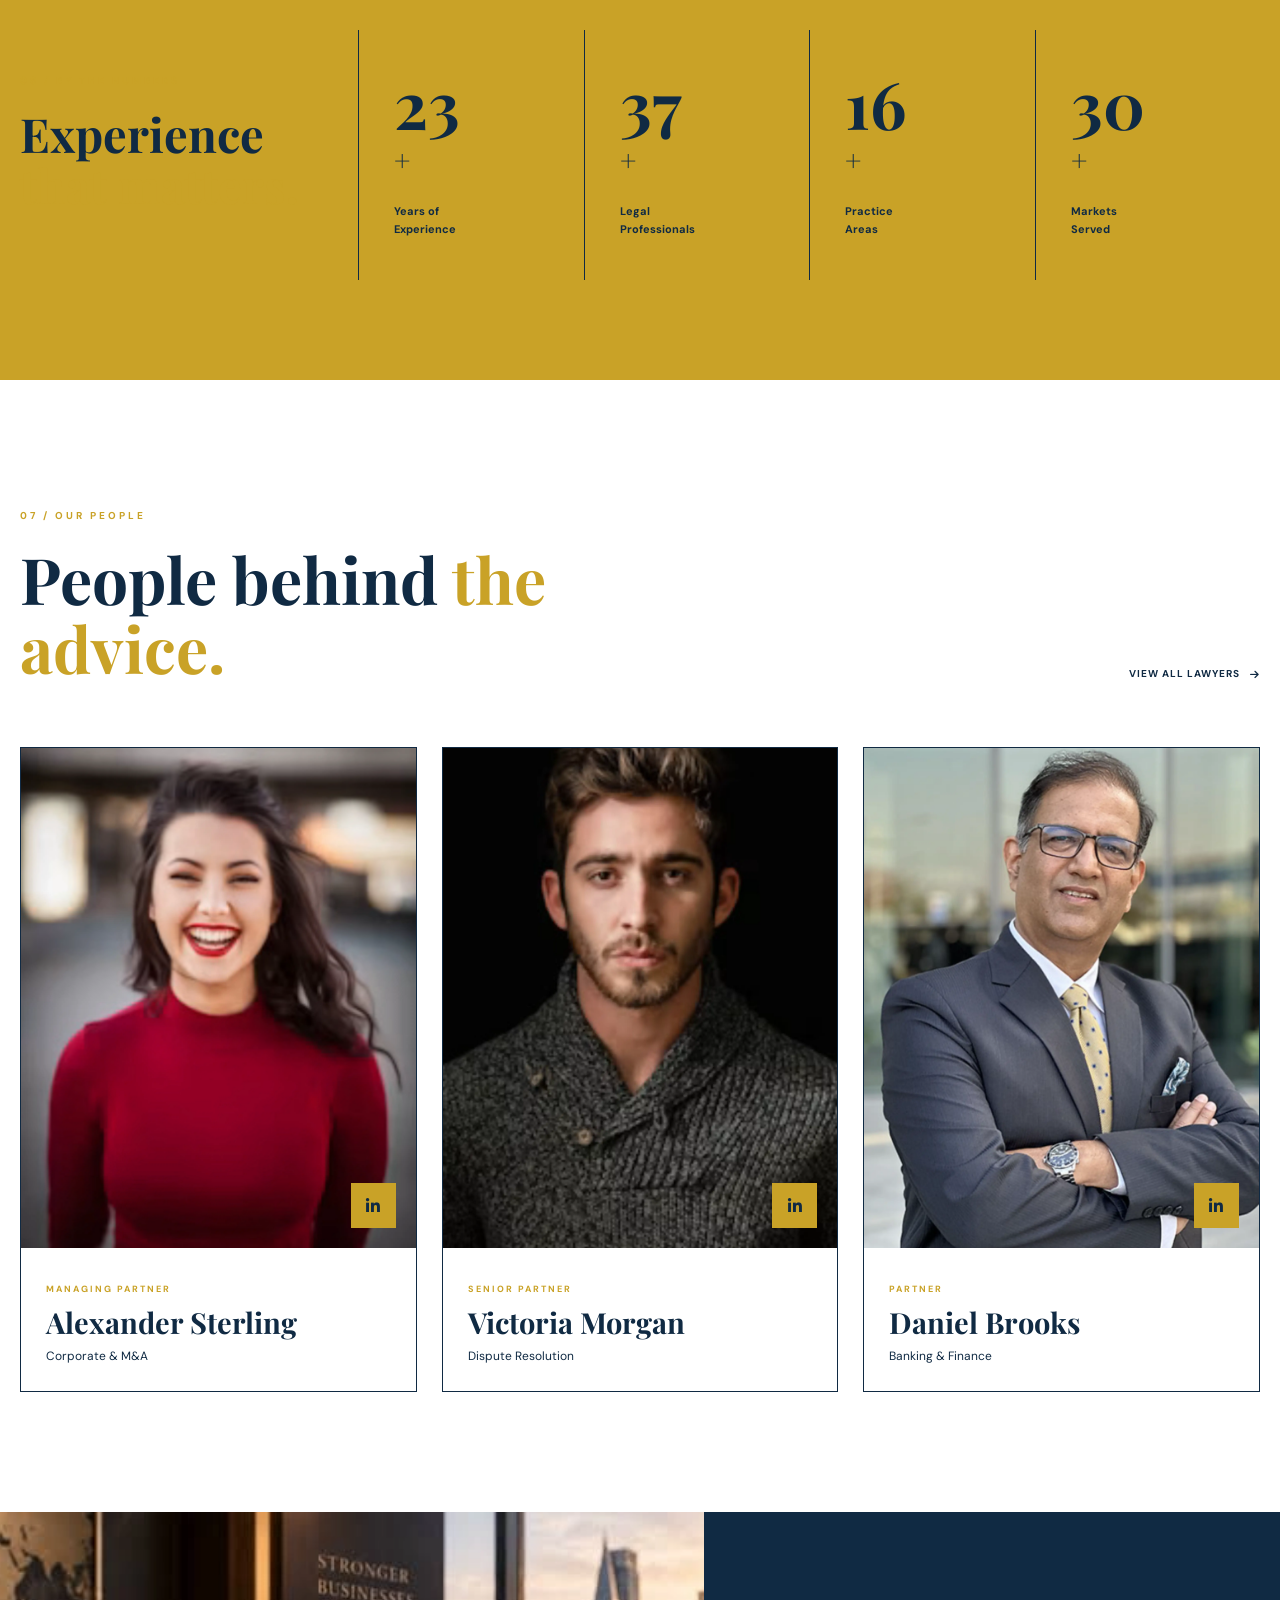
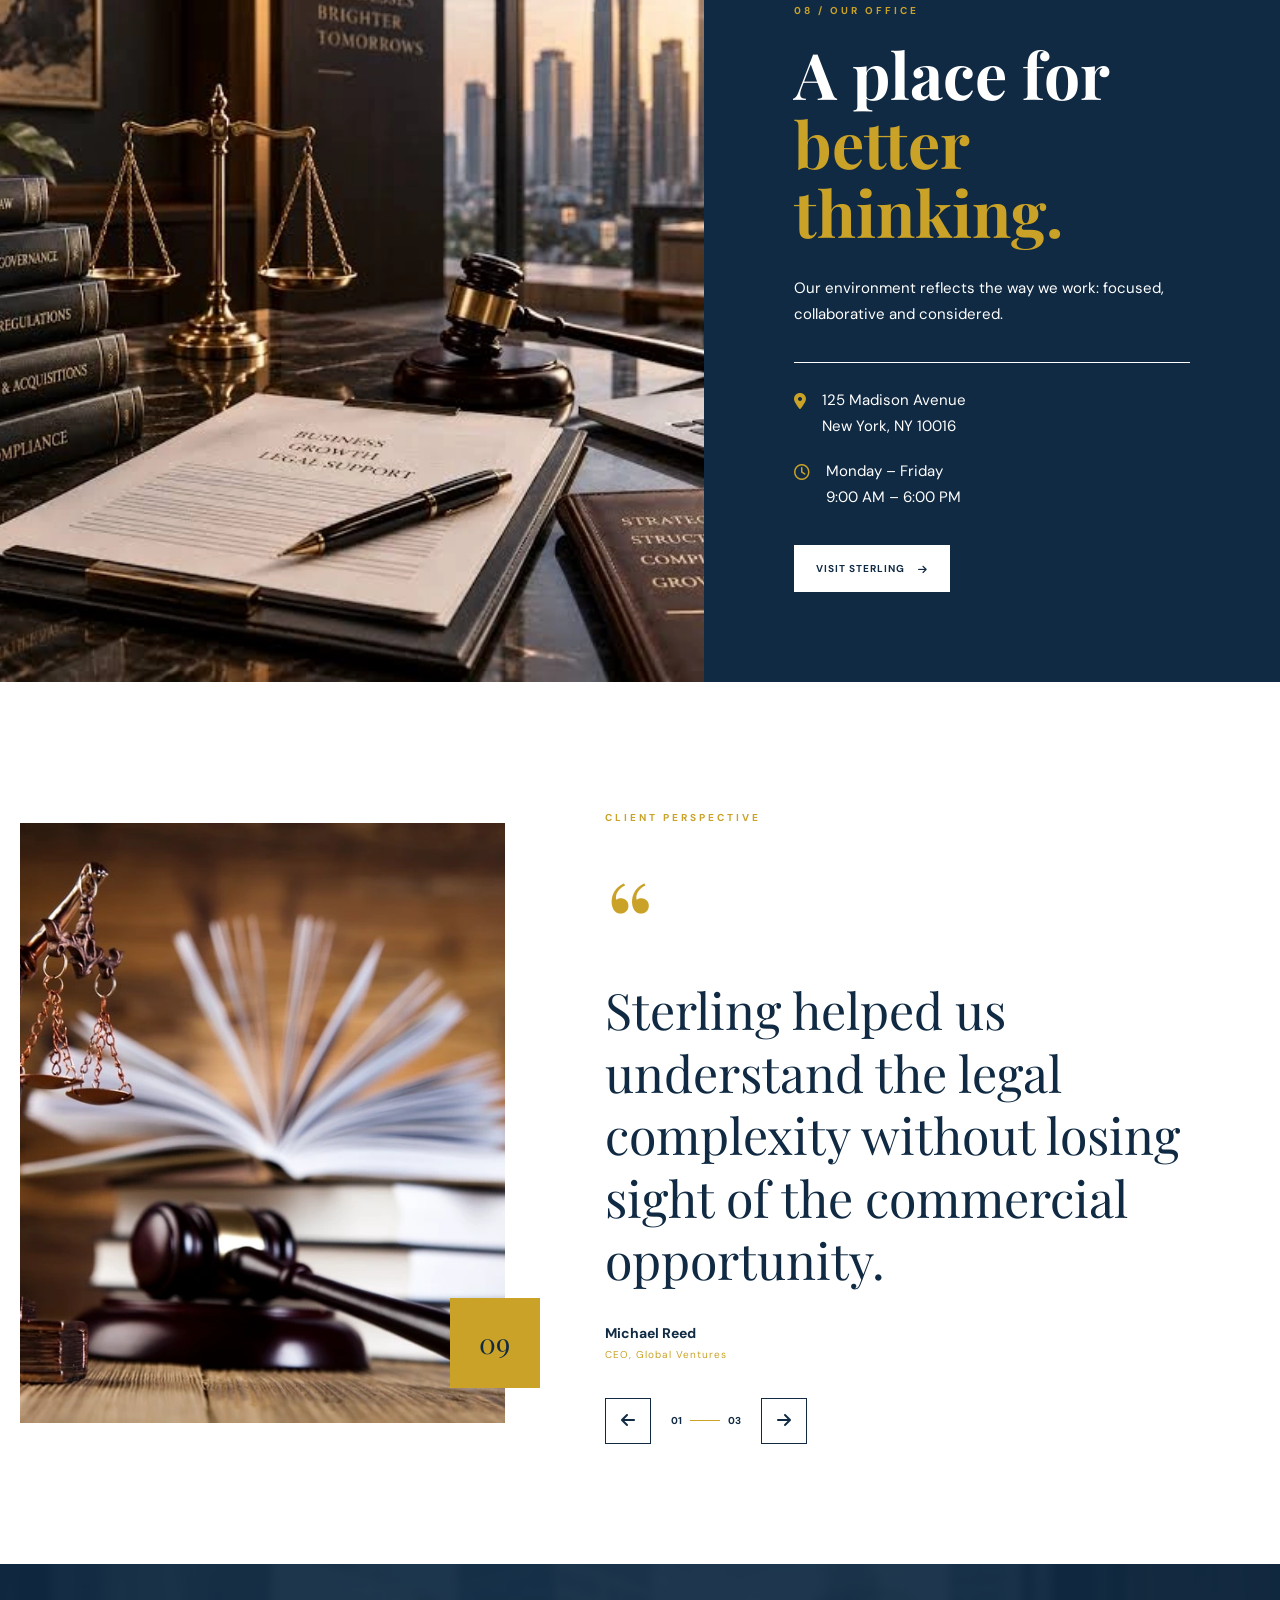
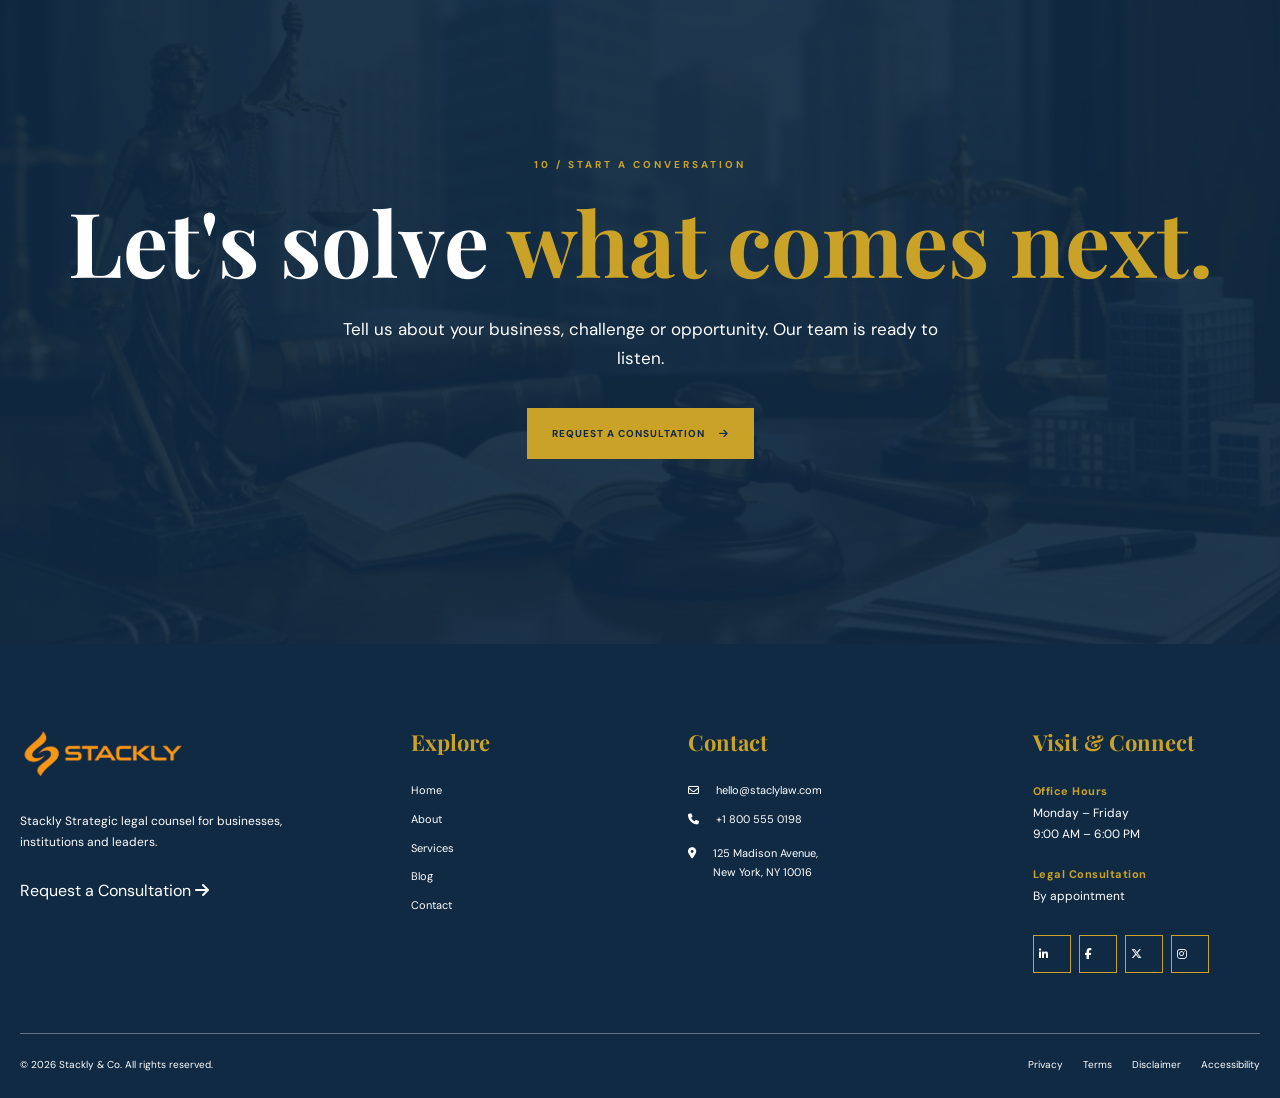
<file: about.html>
<!DOCTYPE html>
<html lang="en">
<head>
    <meta charset="UTF-8">
    <meta name="viewport" content="width=device-width, initial-scale=1.0">

    <title>About | Sterling & Co. Law Firm</title>

    <link rel="preconnect" href="https://fonts.googleapis.com">
    <link rel="preconnect" href="https://fonts.gstatic.com" crossorigin>

    <link
        href="https://fonts.googleapis.com/css2?family=DM+Sans:wght@400;500;600;700&family=Playfair+Display:wght@500;600;700&display=swap"
        rel="stylesheet">

    <link
        rel="stylesheet"
        href="https://unpkg.com/aos@2.3.1/dist/aos.css">

    <link
        rel="stylesheet"
        href="https://cdnjs.cloudflare.com/ajax/libs/font-awesome/6.5.2/css/all.min.css">

    <link rel="stylesheet" href="css/about.css">
</head>

<body>

<!-- =====================================================
     PAGE LOADER
===================================================== -->

<div class="page-loader" id="pageLoader">
    <div class="loader-line"></div>
    <span>STERLING & CO.</span>
</div>


<!-- =====================================================
     HEADER
===================================================== -->

<header class="site-header" id="siteHeader">

    <div class="container nav-wrap">

        <a href="index.html" class="logo">
            <img src="assets/img.webp" alt="Sterling & Co. Law Firm">
        </a>

        <nav class="main-nav" id="mainNav">

            <a href="index.html">HOME</a>

            <a href="about.html">ABOUT</a>

            <a href="services.html">SERVICES</a>

            <a href="blog.html">BLOG</a>

            <a href="contact.html">CONTACT</a>

            <a href="login.html" class="login-link">
                LOGIN
            </a>

        </nav>

        <button
            class="menu-toggle"
            id="menuToggle"
            aria-label="Open navigation menu"
            title="Open navigation menu">

            <span></span>
            <span></span>

        </button>

    </div>

</header>


<div class="scroll-progress" id="scrollProgress"></div>


<main>

<!-- =====================================================
     SECTION 1 — HERO
===================================================== -->

<section class="editorial-hero">

    <div class="hero-number">
        01
    </div>

    <div class="container hero-layout">

        <div class="hero-copy" data-aos="fade-up">

            <div class="mini-label">
                <span></span>
                ABOUT STERLING
            </div>

            <h1>
                Law built
                <em>around</em>
                decisions.
            </h1>

            <p>
                Sterling helps ambitious businesses navigate complex
                legal challenges with strategic thinking, commercial
                insight and disciplined execution.
            </p>

            <div class="hero-buttons">

                <a href="#story" class="primary-btn">
                    Discover Sterling
                    <i class="fa-solid fa-arrow-down"></i>
                </a>

                <a href="contact.html" class="text-btn">
                    Start a conversation
                    <i class="fa-solid fa-arrow-right"></i>
                </a>

            </div>

        </div>


        <div class="hero-visual" data-aos="fade-left">

            <div class="hero-main-image">

                <img
                    src="assets/img1.webp"
                    alt="Corporate legal documents">

                <div class="image-index">
                    <strong>01</strong>
                    <span>Strategic Counsel</span>
                </div>

            </div>

            <div class="hero-floating-image">

                <img
                    src="assets/img12.webp"
                    alt="Corporate legal meeting">

            </div>

            <div class="hero-side-text">
                <span>EST.</span>
                <strong>1999</strong>
            </div>

        </div>

    </div>

    <div class="hero-bottom-line">

        <span>STRATEGIC LEGAL COUNSEL</span>

        <span>SCROLL TO EXPLORE</span>

        <i class="fa-solid fa-arrow-down"></i>

    </div>

</section>


<!-- =====================================================
     SECTION 2 — INTRODUCTION
===================================================== -->

<section class="intro-section section-space" id="story">

    <div class="container intro-grid">

        <div class="section-marker" data-aos="fade-right">
            <span>02</span>
            <div></div>
        </div>

        <div class="intro-heading" data-aos="fade-up">

            <span class="eyebrow">OUR STORY</span>

            <h2>
                Clear advice.
                <span>Confident action.</span>
            </h2>

        </div>

        <div class="intro-content" data-aos="fade-up">

            <p class="large-copy">
                Sterling was founded around a simple belief:
                sophisticated legal advice should make business
                decisions clearer, not more complicated.
            </p>

            <p>
                Our lawyers work closely with founders, boards,
                institutions and established companies to understand
                the commercial context behind every legal challenge.
            </p>

            <a href="404.html" class="line-link">
                Our approach
                <i class="fa-solid fa-arrow-right"></i>
            </a>

        </div>

    </div>

</section>


<!-- =====================================================
     SECTION 3 — PHILOSOPHY
===================================================== -->

<section class="principles-section">

    <div class="container">

        <div class="section-heading" data-aos="fade-up">

            <div>
                <span class="eyebrow">03 / OUR PHILOSOPHY</span>

                <h2>
                    Three principles.
                    <span>One standard.</span>
                </h2>
            </div>

            <p>
                Every matter is approached with discipline,
                commercial awareness and long-term thinking.
            </p>

        </div>


        <div class="principles-list">

            <article class="principle-row" data-aos="fade-up">

                <div class="principle-number">
                    01
                </div>

                <div class="principle-icon">
                    <i class="fa-solid fa-compass"></i>
                </div>

                <div class="principle-text">
                    <h3>Clarity</h3>

                    <p>
                        We turn complex legal questions into
                        clear and actionable decisions.
                    </p>
                </div>
<!-- 
              <a href="404.html" aria-label="Learn more">
    <i class="fa-solid fa-arrow-right row-arrow"></i>
</a> -->

            </article>


            <article class="principle-row" data-aos="fade-up">

                <div class="principle-number">
                    02
                </div>

                <div class="principle-icon">
                    <i class="fa-solid fa-chess"></i>
                </div>

                <div class="principle-text">
                    <h3>Strategy</h3>

                    <p>
                        Legal advice is connected directly to
                        the commercial objectives of our clients.
                    </p>
                </div>
<!-- 
              <a href="404.html" aria-label="Learn more">
    <i class="fa-solid fa-arrow-right row-arrow"></i>
</a> -->

            </article>


            <article class="principle-row" data-aos="fade-up">

                <div class="principle-number">
                    03
                </div>

                <div class="principle-icon">
                    <i class="fa-solid fa-scale-balanced"></i>
                </div>

                <div class="principle-text">
                    <h3>Integrity</h3>

                    <p>
                        We protect trust through transparency,
                        responsibility and rigorous standards.
                    </p>
                </div>

              <!-- <a href="404.html" aria-label="Learn more">
    <i class="fa-solid fa-arrow-right row-arrow"></i>
</a> -->
            </article>

        </div>

    </div>

</section>


<!-- =====================================================
     SECTION 4 — APPROACH IMAGE
===================================================== -->

<section class="approach-section section-space">

    <div class="container approach-layout">

        <div class="approach-image" data-aos="zoom-in">

            <img
                src="assets/img8.webp"
                alt="Legal research">

            <div class="experience-badge">

                <strong>25+</strong>

                <span>
                    YEARS OF
                    <br>
                    EXPERIENCE
                </span>

            </div>

        </div>


        <div class="approach-copy" data-aos="fade-left">

            <span class="eyebrow">04 / OUR APPROACH</span>

            <h2>
                Different
                <span>thinking.</span>
            </h2>

            <div class="large-line"></div>

            <p>
                We combine legal expertise with a practical
                understanding of how organizations operate.
            </p>

            <p>
                The result is advice designed not only to answer
                today's legal question, but to support tomorrow's
                business decision.
            </p>

            <a href="404.html" class="gold-btn">
                Work With Us
                <i class="fa-solid fa-arrow-right"></i>
            </a>

        </div>

    </div>

</section>


<!-- =====================================================
     SECTION 5 — TIMELINE
===================================================== -->

<section class="journey-section section-space">

    <div class="container">

        <div class="journey-heading" data-aos="fade-up">

            <span class="eyebrow">05 / OUR JOURNEY</span>

            <h2>
                Built over
                <span>time.</span>
            </h2>

        </div>


        <div class="journey-timeline">

            <div class="journey-item" data-aos="fade-up">

                <div class="journey-year">
                    1999
                </div>

                <div class="journey-marker">
                    <span></span>
                </div>

                <div class="journey-content">

                    <span>THE BEGINNING</span>

                    <h3>
                        A focused corporate practice.
                    </h3>

                    <p>
                        Sterling begins with a focused corporate
                        and commercial law practice.
                    </p>

                </div>

            </div>


            <div class="journey-item" data-aos="fade-up">

                <div class="journey-year">
                    2008
                </div>

                <div class="journey-marker">
                    <span></span>
                </div>

                <div class="journey-content">

                    <span>EXPANSION</span>

                    <h3>
                        New capabilities.
                    </h3>

                    <p>
                        New practices were introduced to support
                        growing corporate clients.
                    </p>

                </div>

            </div>


            <div class="journey-item" data-aos="fade-up">

                <div class="journey-year">
                    2017
                </div>

                <div class="journey-marker">
                    <span></span>
                </div>

                <div class="journey-content">

                    <span>GLOBAL REACH</span>

                    <h3>
                        International advisory.
                    </h3>

                    <p>
                        Sterling expanded its international
                        corporate advisory capabilities.
                    </p>

                </div>

            </div>


            <div class="journey-item" data-aos="fade-up">

                <div class="journey-year">
                    2026
                </div>

                <div class="journey-marker">
                    <span></span>
                </div>

                <div class="journey-content">

                    <span>TODAY</span>

                    <h3>
                        Advising what comes next.
                    </h3>

                    <p>
                        Continuing to advise businesses through
                        their most important decisions.
                    </p>

                </div>

            </div>

        </div>

    </div>

</section>


<!-- =====================================================
     SECTION 6 — STATS
===================================================== -->

<section class="numbers-section">

    <div class="container numbers-grid">

        <div class="number-heading" data-aos="fade-right">

            <span class="eyebrow">06 / BY THE NUMBERS</span>

            <h2>
                Experience
                <span>that matters.</span>
            </h2>

        </div>


        <div class="number-item" data-aos="fade-up">

            <strong class="counter" data-target="25">
                0
            </strong>

            <span>+</span>

            <p>
                Years of
                <br>
                Experience
            </p>

        </div>


        <div class="number-item" data-aos="fade-up">

            <strong class="counter" data-target="40">
                0
            </strong>

            <span>+</span>

            <p>
                Legal
                <br>
                Professionals
            </p>

        </div>


        <div class="number-item" data-aos="fade-up">

            <strong class="counter" data-target="18">
                0
            </strong>

            <span>+</span>

            <p>
                Practice
                <br>
                Areas
            </p>

        </div>


        <div class="number-item" data-aos="fade-up">

            <strong class="counter" data-target="32">
                0
            </strong>

            <span>+</span>

            <p>
                Markets
                <br>
                Served
            </p>

        </div>

    </div>

</section>


<!-- =====================================================
     SECTION 7 — TEAM
===================================================== -->

<section class="team-section section-space">

    <div class="container">

        <div class="team-heading" data-aos="fade-up">

            <div>

                <span class="eyebrow">07 / OUR PEOPLE</span>

                <h2>
                    People behind
                    <span>the advice.</span>
                </h2>

            </div>

            <a href="404.html" class="line-link">
                View all lawyers
                <i class="fa-solid fa-arrow-right"></i>
            </a>

        </div>


        <div class="team-grid">

            <article class="lawyer-card" data-aos="fade-up">

                <div class="lawyer-image">

                    <img
                        src="assets/img15 (1).webp"
                        alt="Alexander Sterling">

                    <div class="lawyer-overlay">

                        <a
                            href="404.html"
                            aria-label="LinkedIn"
                            title="LinkedIn">

                            <i class="fa-brands fa-linkedin-in"></i>

                        </a>

                    </div>

                </div>

                <div class="lawyer-info">

                    <span>MANAGING PARTNER</span>

                    <h3>
                        Alexander Sterling
                    </h3>

                    <p>
                        Corporate & M&A
                    </p>

                </div>

            </article>


            <article class="lawyer-card" data-aos="fade-up">

                <div class="lawyer-image">

                    <img
                        src="assets/img15 (2).webp"
                        alt="Victoria Morgan">

                    <div class="lawyer-overlay">

                        <a
                            href="404.html"
                            aria-label="LinkedIn"
                            title="LinkedIn">

                            <i class="fa-brands fa-linkedin-in"></i>

                        </a>

                    </div>

                </div>

                <div class="lawyer-info">

                    <span>SENIOR PARTNER</span>

                    <h3>
                        Victoria Morgan
                    </h3>

                    <p>
                        Dispute Resolution
                    </p>

                </div>

            </article>


            <article class="lawyer-card" data-aos="fade-up">

                <div class="lawyer-image">

                    <img
                        src="assets/img15 (3).webp"
                        alt="Daniel Brooks">

                    <div class="lawyer-overlay">

                        <a
                            href="404.html"
                            aria-label="LinkedIn"
                            title="LinkedIn">

                            <i class="fa-brands fa-linkedin-in"></i>

                        </a>

                    </div>

                </div>

                <div class="lawyer-info">

                    <span>PARTNER</span>

                    <h3>
                        Daniel Brooks
                    </h3>

                    <p>
                        Banking & Finance
                    </p>

                </div>

            </article>

        </div>

    </div>

</section>


<!-- =====================================================
     SECTION 8 — OFFICE
===================================================== -->

<section class="office-section">

    <div class="office-image">

        <img
            src="assets/img14.webp"
            alt="Sterling law firm office">

    </div>


    <div class="office-content" data-aos="fade-left">

        <span class="eyebrow">08 / OUR OFFICE</span>

        <h2>
            A place for
            <span>better thinking.</span>
        </h2>

        <p>
            Our environment reflects the way we work:
            focused, collaborative and considered.
        </p>

        <div class="office-detail">

            <div>

                <i class="fa-solid fa-location-dot"></i>

                <p>
                    125 Madison Avenue
                    <br>
                    New York, NY 10016
                </p>

            </div>


            <div>

                <i class="fa-regular fa-clock"></i>

                <p>
                    Monday – Friday
                    <br>
                    9:00 AM – 6:00 PM
                </p>

            </div>

        </div>

        <a href="contact.html" class="white-btn">
            Visit Sterling
            <i class="fa-solid fa-arrow-right"></i>
        </a>

    </div>

</section>


<!-- =====================================================
     SECTION 9 — TESTIMONIAL
===================================================== -->

<section class="perspective-section section-space">

    <div class="container perspective-grid">

        <div class="perspective-image" data-aos="fade-right">

            <img
                src="assets/img6.webp"
                alt="Business discussion">

            <div class="quote-number">
                09
            </div>

        </div>


        <div class="perspective-content" data-aos="fade-left">

            <span class="eyebrow">
                CLIENT PERSPECTIVE
            </span>

            <div class="quote-symbol">
                “
            </div>

            <blockquote id="quoteText">
                Sterling helped us understand the legal
                complexity without losing sight of the
                commercial opportunity.
            </blockquote>

            <div class="quote-person">

                <strong id="quoteName">
                    Michael Reed
                </strong>

                <span id="quoteRole">
                    CEO, Global Ventures
                </span>

            </div>


            <div class="quote-navigation">

                <button
                    id="quotePrev"
                    aria-label="Previous testimonial"
                    title="Previous testimonial">

                    <i class="fa-solid fa-arrow-left"></i>

                </button>

                <div class="quote-count">

                    <span id="quoteCurrent">01</span>
                    <i></i>
                    <span>03</span>

                </div>

                <button
                    id="quoteNext"
                    aria-label="Next testimonial"
                    title="Next testimonial">

                    <i class="fa-solid fa-arrow-right"></i>

                </button>

            </div>

        </div>

    </div>

</section>


<!-- =====================================================
     SECTION 10 — CTA
===================================================== -->

<section class="final-cta">

    <div class="cta-image">

        <img
            src="assets/img1.webp"
            alt="Legal consultation">

    </div>

    <div class="cta-overlay"></div>


    <div class="container cta-inner" data-aos="zoom-in">

        <span class="eyebrow">
            10 / START A CONVERSATION
        </span>

        <h2>
            Let's solve
            <span>what comes next.</span>
        </h2>

        <p>
            Tell us about your business, challenge or opportunity.
            Our team is ready to listen.
        </p>

        <a href="contact.html" class="cta-btn">

            Request a Consultation

            <i class="fa-solid fa-arrow-right"></i>

        </a>

    </div>

</section>

</main>


<!-- =====================================================
     FOOTER
===================================================== -->
<footer class="footer">

    <div class="container footer-grid">

        <!-- BRAND / ABOUT -->
        <div class="footer-brand">

           <a href="index.html" class="logo" aria-label="Sterling & Co. Law Firm Home">
    <img
        src="assets/img.webp"
        alt="Sterling & Co. Law Firm"
    >
</a>

            <p>
                Stackly Strategic legal counsel for businesses,
                institutions and leaders.
            </p>

            <a href="404.html" class="footer-consult-btn">
                Request a Consultation
                <i class="fa-solid fa-arrow-right"></i>
            </a>

        </div>


        <!-- EXPLORE -->
        <div class="footer-column">

            <h4>Explore</h4>

            <a href="index.html">Home</a>
            <a href="about.html">About</a>
            <a href="services.html">Services</a>
            <a href="blog.html">Blog</a>
            <a href="contact.html">Contact</a>
            

        </div>


        <!-- CONTACT -->
        <div class="footer-column">

            <h4>Contact</h4>

            <a href="mailto:hello@sterlinglaw.com">
                <i class="fa-regular fa-envelope"></i>
                hello@staclylaw.com
            </a>

            <a href="tel:+18005550198">
                <i class="fa-solid fa-phone"></i>
                +1 800 555 0198
            </a>

            <p class="footer-address">
                <i class="fa-solid fa-location-dot"></i>
                125 Madison Avenue,<br>
                New York, NY 10016
            </p>

        </div>


        <!-- MORE CONTACT -->
        <div class="footer-column footer-contact-extra">

            <h4>Visit & Connect</h4>

            <p>
                <strong>Office Hours</strong>
                <br>
                Monday – Friday
                <br>
                9:00 AM – 6:00 PM
            </p>

            <p>
                <strong>Legal Consultation</strong>
                <br>
                By appointment
            </p>

            <div class="footer-socials">

                <a href="404.html"
                   aria-label="LinkedIn"
                   title="LinkedIn">
                    <i class="fa-brands fa-linkedin-in"></i>
                </a>

                <a href="404.html"
                   aria-label="Facebook"
                   title="Facebook">
                    <i class="fa-brands fa-facebook-f"></i>
                </a>

                <a href="404.html"
                   aria-label="X"
                   title="X">
                    <i class="fa-brands fa-x-twitter"></i>
                </a>

                <a href="404.html"
                   aria-label="Instagram"
                   title="Instagram">
                    <i class="fa-brands fa-instagram"></i>
                </a>

            </div>

        </div>

    </div>


    <!-- FOOTER BOTTOM -->

    <div class="container footer-bottom">

        <p>
            © 2026 Stackly & Co. All rights reserved.
        </p>

        <div class="footer-bottom-links">
            <a href="404.html">Privacy</a>
            <a href="404.html">Terms</a>
            <a href="404.html">Disclaimer</a>
            <a href="404.html">Accessibility</a>
        </div>

    </div>

</footer>


<script src="https://unpkg.com/aos@2.3.1/dist/aos.js"></script>

<script src="https://cdnjs.cloudflare.com/ajax/libs/gsap/3.12.5/gsap.min.js"></script>

<script src="js/about.js"></script>

</body>
</html>
</file>
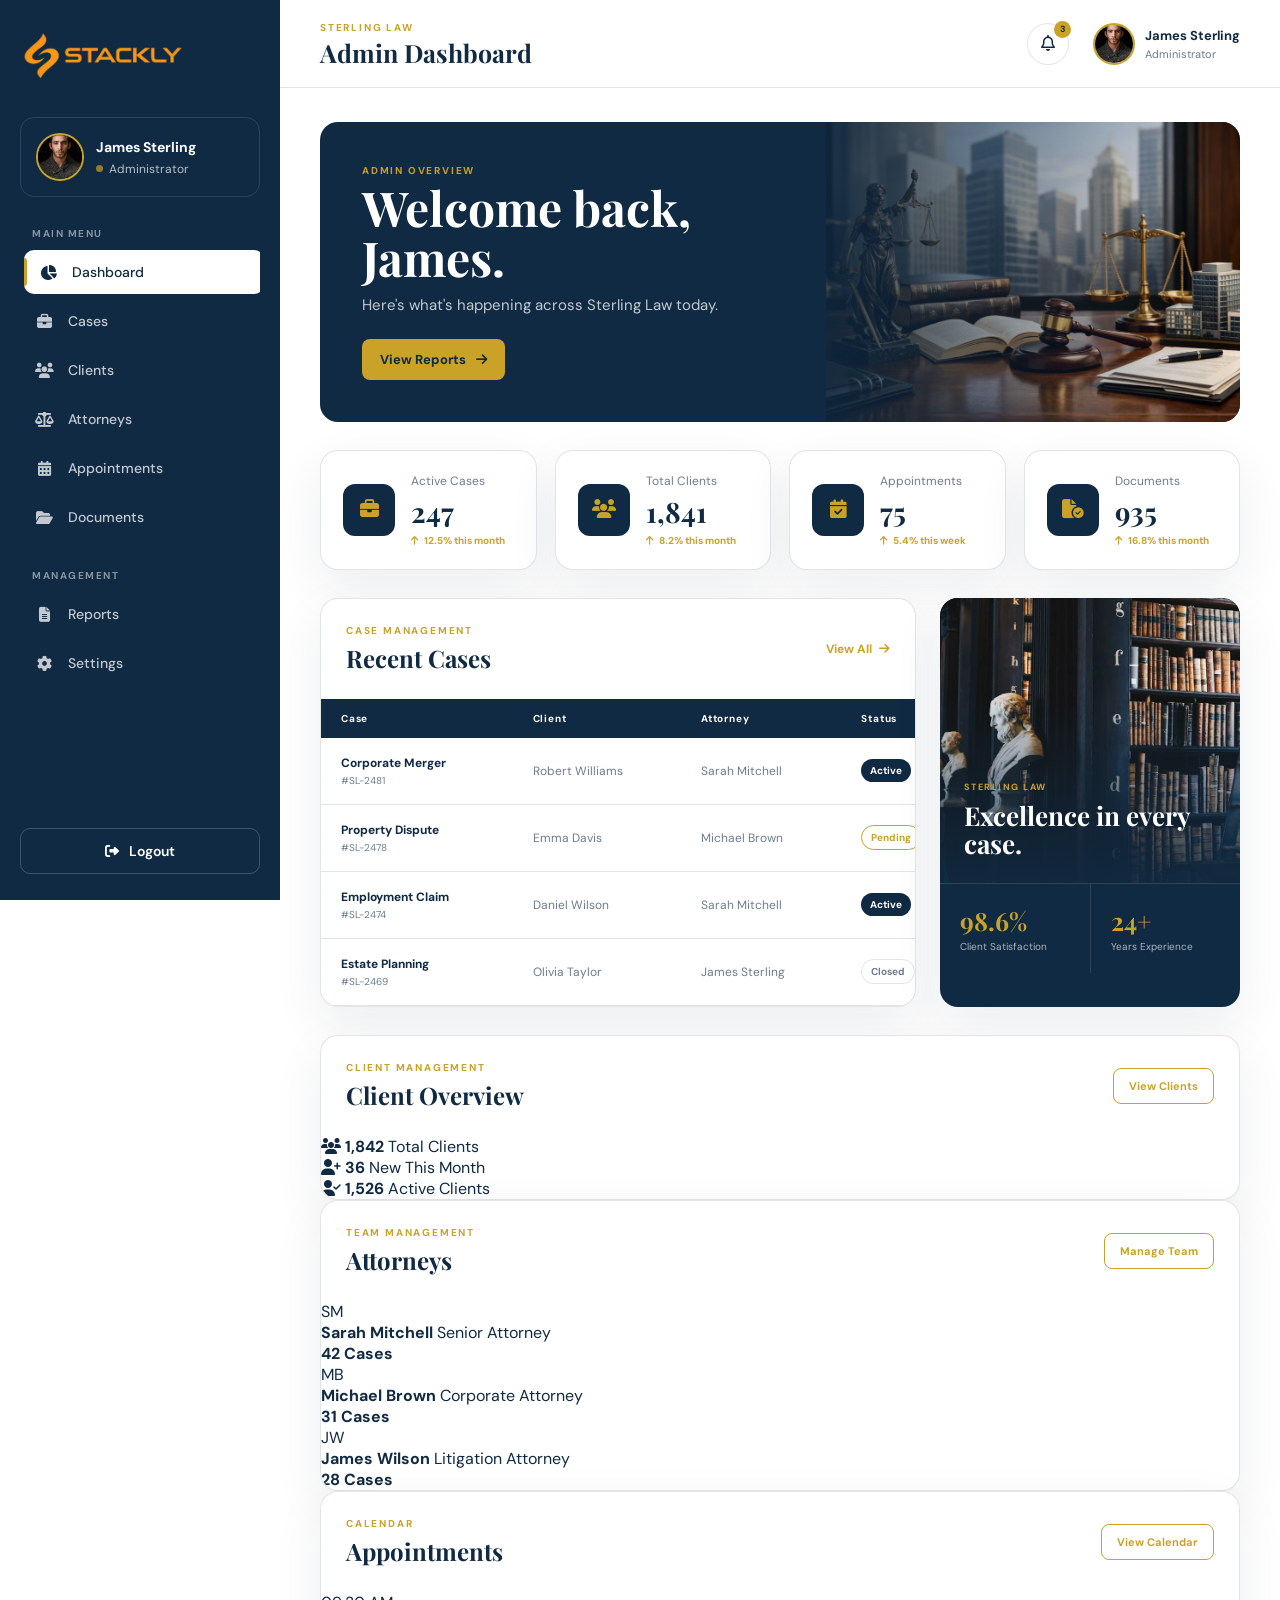
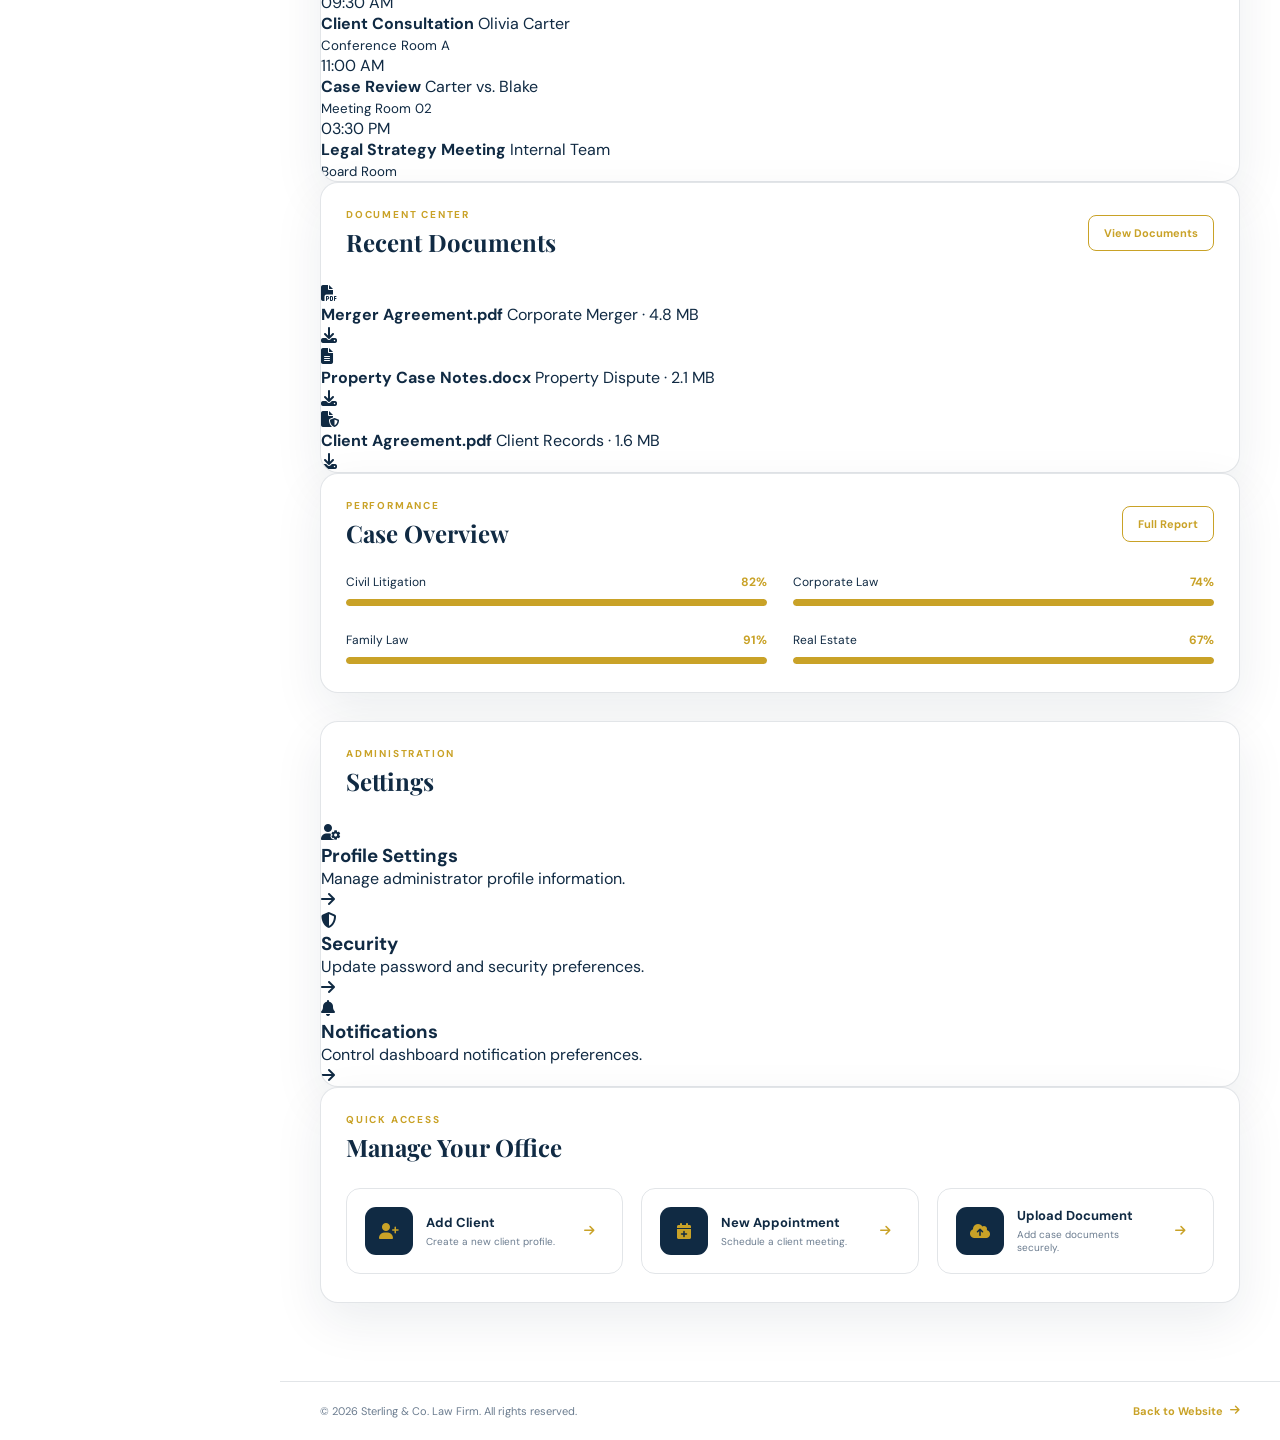
<file: admin.html>
<!DOCTYPE html>
<html lang="en">

<head>
    <meta charset="UTF-8">

    <meta
        name="viewport"
        content="width=device-width, initial-scale=1.0"
    >

    <title>Sterling Law — Admin Dashboard</title>

    <!-- Google Fonts -->
    <link rel="preconnect" href="https://fonts.googleapis.com">
    <link rel="preconnect" href="https://fonts.gstatic.com" crossorigin>

    <link
        href="https://fonts.googleapis.com/css2?family=DM+Sans:wght@400;500;600;700&family=Playfair+Display:wght@500;600;700&display=swap"
        rel="stylesheet"
    >

    <!-- Font Awesome -->
    <link
        rel="stylesheet"
        href="https://cdnjs.cloudflare.com/ajax/libs/font-awesome/6.5.2/css/all.min.css"
    >

    <!-- AOS -->
    <link
        rel="stylesheet"
        href="https://unpkg.com/aos@2.3.1/dist/aos.css"
    >

    <!-- Admin CSS -->
    <link rel="stylesheet" href="css/admin.css">
</head>

<body>

    <!-- =================================================
         SIDEBAR OVERLAY
    ================================================== -->

    <div
        class="sidebar-overlay"
        id="sidebarOverlay"
    ></div>


    <!-- =================================================
         SIDEBAR
    ================================================== -->

    <aside
        class="admin-sidebar"
        id="adminSidebar"
    >

        <div class="sidebar-top">

            <a
                href="#dashboard"
                class="admin-logo"
                data-section="dashboard"
            >

                <img
                    src="assets/img.webp"
                    alt="Sterling Law"
                >

            </a>

            <button
                class="sidebar-close"
                id="sidebarClose"
                type="button"
                aria-label="Close sidebar"
                title="Close sidebar"
            >

                <i class="fa-solid fa-xmark"></i>

            </button>

        </div>


        <!-- =================================================
             ADMIN PROFILE
        ================================================== -->

        <div
            class="admin-profile"
            data-aos="fade-right"
        >

            <div class="profile-image">

                <img
                    src="assets/img15 (2).webp"
                    alt="Admin Profile"
                >

            </div>

            <div class="profile-info">

                <h3>
                    James Sterling
                </h3>

                <p>
                    <span></span>
                    Administrator
                </p>

            </div>

        </div>


        <!-- =================================================
             NAVIGATION
        ================================================== -->

        <nav class="sidebar-nav">

            <p class="nav-label">
                MAIN MENU
            </p>


            <a
                href="#dashboard"
                class="sidebar-link active"
                data-section="dashboard"
            >

                <i class="fa-solid fa-chart-pie"></i>

                <span>
                    Dashboard
                </span>

            </a>


            <a
                href="#cases"
                class="sidebar-link"
                data-section="cases"
            >

                <i class="fa-solid fa-briefcase"></i>

                <span>
                    Cases
                </span>

            </a>


            <a
                href="#clients"
                class="sidebar-link"
                data-section="clients"
            >

                <i class="fa-solid fa-users"></i>

                <span>
                    Clients
                </span>

            </a>


            <a
                href="#attorneys"
                class="sidebar-link"
                data-section="attorneys"
            >

                <i class="fa-solid fa-scale-balanced"></i>

                <span>
                    Attorneys
                </span>

            </a>


            <a
                href="#appointments"
                class="sidebar-link"
                data-section="appointments"
            >

                <i class="fa-solid fa-calendar-days"></i>

                <span>
                    Appointments
                </span>

            </a>


            <a
                href="#documents"
                class="sidebar-link"
                data-section="documents"
            >

                <i class="fa-solid fa-folder-open"></i>

                <span>
                    Documents
                </span>

            </a>


            <p class="nav-label second-label">
                MANAGEMENT
            </p>


            <a
                href="#reports"
                class="sidebar-link"
                data-section="reports"
            >

                <i class="fa-solid fa-file-lines"></i>

                <span>
                    Reports
                </span>

            </a>


            <a
                href="#settings"
                class="sidebar-link"
                data-section="settings"
            >

                <i class="fa-solid fa-gear"></i>

                <span>
                    Settings
                </span>

            </a>

        </nav>


        <!-- =================================================
             LOGOUT
        ================================================== -->

        <div class="sidebar-bottom">

            <a
                href="login.html"
                class="logout-btn"
                id="logoutBtn"
            >

                <i class="fa-solid fa-right-from-bracket"></i>

                <span>
                    Logout
                </span>

            </a>

        </div>

    </aside>


    <!-- =================================================
         MAIN
    ================================================== -->

    <main
        class="admin-main"
        id="dashboard"
    >


        <!-- =================================================
             HEADER
        ================================================== -->

        <header class="admin-header">

            <div class="header-left">

                <button
                    class="menu-toggle"
                    id="menuToggle"
                    type="button"
                    aria-label="Open sidebar"
                    aria-expanded="false"
                    title="Open sidebar"
                >

                    <i class="fa-solid fa-bars"></i>

                </button>


                <div>

                    <p class="header-eyebrow">
                        STERLING LAW
                    </p>

                    <h1>
                        Admin Dashboard
                    </h1>

                </div>

            </div>


            <div class="header-right">

                <button
                    class="notification-btn"
                    id="notificationBtn"
                    type="button"
                    aria-label="Notifications"
                    title="Notifications"
                >

                    <i class="fa-regular fa-bell"></i>

                    <span>
                        3
                    </span>

                </button>


                <div class="header-profile">

                    <img
                        src="assets/img15 (2).webp"
                        alt="James Sterling"
                    >

                    <div>

                        <strong>
                            James Sterling
                        </strong>

                        <small>
                            Administrator
                        </small>

                    </div>

                </div>

            </div>

        </header>


        <!-- =================================================
             DASHBOARD CONTENT
        ================================================== -->

        <div class="dashboard-content">


            <!-- =================================================
                 DASHBOARD / WELCOME
            ================================================== -->

            <section
                class="welcome-banner dashboard-section"
                data-section-target="dashboard"
                data-aos="fade-up"
            >

                <div class="welcome-content">

                    <span class="eyebrow">
                        ADMIN OVERVIEW
                    </span>

                    <h2>
                        Welcome back, James.
                    </h2>

                    <p>
                        Here's what's happening across
                        Sterling Law today.
                    </p>

                    <a
                        href="404.html"
                        class="gold-btn"
                        data-section="reports"
                    >

                        View Reports

                        <i class="fa-solid fa-arrow-right"></i>

                    </a>

                </div>


                <div class="welcome-image">

                    <img
                        src="assets/img1.webp"
                        alt="Sterling Law Office"
                    >

                </div>

            </section>


            <!-- =================================================
                 STATS
            ================================================== -->

            <section class="stats-grid">

                <article
                    class="stat-card"
                    data-aos="fade-up"
                    data-aos-delay="100"
                >

                    <div class="stat-icon">
                        <i class="fa-solid fa-briefcase"></i>
                    </div>

                    <div class="stat-info">

                        <span>
                            Active Cases
                        </span>

                        <h3
                            class="counter"
                            data-target="248"
                        >
                            0
                        </h3>

                        <p>
                            <i class="fa-solid fa-arrow-up"></i>
                            12.5% this month
                        </p>

                    </div>

                </article>


                <article
                    class="stat-card"
                    data-aos="fade-up"
                    data-aos-delay="200"
                >

                    <div class="stat-icon">
                        <i class="fa-solid fa-users"></i>
                    </div>

                    <div class="stat-info">

                        <span>
                            Total Clients
                        </span>

                        <h3
                            class="counter"
                            data-target="1842"
                        >
                            0
                        </h3>

                        <p>
                            <i class="fa-solid fa-arrow-up"></i>
                            8.2% this month
                        </p>

                    </div>

                </article>


                <article
                    class="stat-card"
                    data-aos="fade-up"
                    data-aos-delay="300"
                >

                    <div class="stat-icon">
                        <i class="fa-solid fa-calendar-check"></i>
                    </div>

                    <div class="stat-info">

                        <span>
                            Appointments
                        </span>

                        <h3
                            class="counter"
                            data-target="76"
                        >
                            0
                        </h3>

                        <p>
                            <i class="fa-solid fa-arrow-up"></i>
                            5.4% this week
                        </p>

                    </div>

                </article>


                <article
                    class="stat-card"
                    data-aos="fade-up"
                    data-aos-delay="400"
                >

                    <div class="stat-icon">
                        <i class="fa-solid fa-file-circle-check"></i>
                    </div>

                    <div class="stat-info">

                        <span>
                            Documents
                        </span>

                        <h3
                            class="counter"
                            data-target="936"
                        >
                            0
                        </h3>

                        <p>
                            <i class="fa-solid fa-arrow-up"></i>
                            16.8% this month
                        </p>

                    </div>

                </article>

            </section>


            <!-- =================================================
                 CASES
            ================================================== -->

            <section
                class="dashboard-grid dashboard-section"
                id="cases"
                data-section-target="cases"
            >

                <div
                    class="dashboard-card cases-card"
                    data-aos="fade-right"
                >

                    <div class="card-header">

                        <div>

                            <span class="eyebrow">
                                CASE MANAGEMENT
                            </span>

                            <h2>
                                Recent Cases
                            </h2>

                        </div>

                        <a href="404.html">
                            View All
                            <i class="fa-solid fa-arrow-right"></i>
                        </a>

                    </div>


                    <div class="table-wrapper">

                        <table>

                            <thead>

                                <tr>

                                    <th>
                                        Case
                                    </th>

                                    <th>
                                        Client
                                    </th>

                                    <th>
                                        Attorney
                                    </th>

                                    <th>
                                        Status
                                    </th>

                                </tr>

                            </thead>


                            <tbody>

                                <tr>

                                    <td>

                                        <strong>
                                            Corporate Merger
                                        </strong>

                                        <small>
                                            #SL-2481
                                        </small>

                                    </td>

                                    <td>
                                        Robert Williams
                                    </td>

                                    <td>
                                        Sarah Mitchell
                                    </td>

                                    <td>
                                        <span class="status active">
                                            Active
                                        </span>
                                    </td>

                                </tr>


                                <tr>

                                    <td>

                                        <strong>
                                            Property Dispute
                                        </strong>

                                        <small>
                                            #SL-2478
                                        </small>

                                    </td>

                                    <td>
                                        Emma Davis
                                    </td>

                                    <td>
                                        Michael Brown
                                    </td>

                                    <td>
                                        <span class="status pending">
                                            Pending
                                        </span>
                                    </td>

                                </tr>


                                <tr>

                                    <td>

                                        <strong>
                                            Employment Claim
                                        </strong>

                                        <small>
                                            #SL-2474
                                        </small>

                                    </td>

                                    <td>
                                        Daniel Wilson
                                    </td>

                                    <td>
                                        Sarah Mitchell
                                    </td>

                                    <td>
                                        <span class="status active">
                                            Active
                                        </span>
                                    </td>

                                </tr>


                                <tr>

                                    <td>

                                        <strong>
                                            Estate Planning
                                        </strong>

                                        <small>
                                            #SL-2469
                                        </small>

                                    </td>

                                    <td>
                                        Olivia Taylor
                                    </td>

                                    <td>
                                        James Sterling
                                    </td>

                                    <td>
                                        <span class="status closed">
                                            Closed
                                        </span>
                                    </td>

                                </tr>

                            </tbody>

                        </table>

                    </div>

                </div>


                <div
                    class="office-card"
                    data-aos="fade-left"
                >

                    <div class="office-image">

                        <img
                            src="assets/img8.webp"
                            alt="Lawyers discussing a case"
                        >

                        <div class="image-overlay"></div>

                        <div class="office-caption">

                            <span>
                                STERLING LAW
                            </span>

                            <h3>
                                Excellence in every case.
                            </h3>

                        </div>

                    </div>


                    <div class="office-bottom">

                        <div>

                            <strong>
                                98.6%
                            </strong>

                            <span>
                                Client Satisfaction
                            </span>

                        </div>

                        <div>

                            <strong>
                                24+
                            </strong>

                            <span>
                                Years Experience
                            </span>

                        </div>

                    </div>

                </div>

            </section>


            <!-- =================================================
                 CLIENTS
            ================================================== -->

            <section
                class="dashboard-card dashboard-section admin-extra-section"
                id="clients"
                data-section-target="clients"
                data-aos="fade-up"
            >

                <div class="section-title">

                    <div>

                        <span class="eyebrow">
                            CLIENT MANAGEMENT
                        </span>

                        <h2>
                            Client Overview
                        </h2>

                    </div>

                    <a href="404.html" class="outline-btn">
                        View Clients
                    </a>

                </div>


                <div class="mini-grid">

                    <div class="mini-card">

                        <i class="fa-solid fa-users"></i>

                        <strong>
                            1,842
                        </strong>

                        <span>
                            Total Clients
                        </span>

                    </div>


                    <div class="mini-card">

                        <i class="fa-solid fa-user-plus"></i>

                        <strong>
                            36
                        </strong>

                        <span>
                            New This Month
                        </span>

                    </div>


                    <div class="mini-card">

                        <i class="fa-solid fa-user-check"></i>

                        <strong>
                            1,526
                        </strong>

                        <span>
                            Active Clients
                        </span>

                    </div>

                </div>

            </section>


            <!-- =================================================
                 ATTORNEYS
            ================================================== -->

            <section
                class="dashboard-card dashboard-section admin-extra-section"
                id="attorneys"
                data-section-target="attorneys"
                data-aos="fade-up"
            >

                <div class="section-title">

                    <div>

                        <span class="eyebrow">
                            TEAM MANAGEMENT
                        </span>

                        <h2>
                            Attorneys
                        </h2>

                    </div>

                    <a href="404.html" class="outline-btn">
                        Manage Team
                    </a>

                </div>


                <div class="attorney-list">

                    <div class="attorney-item">

                        <div class="attorney-avatar">
                            SM
                        </div>

                        <div>

                            <strong>
                                Sarah Mitchell
                            </strong>

                            <span>
                                Senior Attorney
                            </span>

                        </div>

                        <b>
                            42 Cases
                        </b>

                    </div>


                    <div class="attorney-item">

                        <div class="attorney-avatar">
                            MB
                        </div>

                        <div>

                            <strong>
                                Michael Brown
                            </strong>

                            <span>
                                Corporate Attorney
                            </span>

                        </div>

                        <b>
                            31 Cases
                        </b>

                    </div>


                    <div class="attorney-item">

                        <div class="attorney-avatar">
                            JW
                        </div>

                        <div>

                            <strong>
                                James Wilson
                            </strong>

                            <span>
                                Litigation Attorney
                            </span>

                        </div>

                        <b>
                            28 Cases
                        </b>

                    </div>

                </div>

            </section>


            <!-- =================================================
                 APPOINTMENTS
            ================================================== -->

            <section
                class="dashboard-card dashboard-section admin-extra-section"
                id="appointments"
                data-section-target="appointments"
                data-aos="fade-up"
            >

                <div class="section-title">

                    <div>

                        <span class="eyebrow">
                            CALENDAR
                        </span>

                        <h2>
                            Appointments
                        </h2>

                    </div>

                    <a href="404.html" class="outline-btn">
                        View Calendar
                    </a>

                </div>


                <div class="appointment-list">

                    <div class="appointment-item">

                        <div class="appointment-time">
                            09:30 AM
                        </div>

                        <div class="appointment-info">

                            <strong>
                                Client Consultation
                            </strong>

                            <span>
                                Olivia Carter
                            </span>

                        </div>

                        <small>
                            Conference Room A
                        </small>

                    </div>


                    <div class="appointment-item">

                        <div class="appointment-time">
                            11:00 AM
                        </div>

                        <div class="appointment-info">

                            <strong>
                                Case Review
                            </strong>

                            <span>
                                Carter vs. Blake
                            </span>

                        </div>

                        <small>
                            Meeting Room 02
                        </small>

                    </div>


                    <div class="appointment-item">

                        <div class="appointment-time">
                            03:30 PM
                        </div>

                        <div class="appointment-info">

                            <strong>
                                Legal Strategy Meeting
                            </strong>

                            <span>
                                Internal Team
                            </span>

                        </div>

                        <small>
                            Board Room
                        </small>

                    </div>

                </div>

            </section>


            <!-- =================================================
                 DOCUMENTS
            ================================================== -->

            <section
                class="dashboard-card dashboard-section admin-extra-section"
                id="documents"
                data-section-target="documents"
                data-aos="fade-up"
            >

                <div class="section-title">

                    <div>

                        <span class="eyebrow">
                            DOCUMENT CENTER
                        </span>

                        <h2>
                            Recent Documents
                        </h2>

                    </div>

                    <a href="404.html" class="outline-btn">
                        View Documents
                    </a>

                </div>


                <div class="document-list">

                    <div class="document-item">

                        <div class="document-icon">
                            <i class="fa-solid fa-file-pdf"></i>
                        </div>

                        <div>

                            <strong>
                                Merger Agreement.pdf
                            </strong>

                            <span>
                                Corporate Merger · 4.8 MB
                            </span>

                        </div>

                        <i class="fa-solid fa-download"></i>

                    </div>


                    <div class="document-item">

                        <div class="document-icon">
                            <i class="fa-solid fa-file-lines"></i>
                        </div>

                        <div>

                            <strong>
                                Property Case Notes.docx
                            </strong>

                            <span>
                                Property Dispute · 2.1 MB
                            </span>

                        </div>

                        <i class="fa-solid fa-download"></i>

                    </div>


                    <div class="document-item">

                        <div class="document-icon">
                            <i class="fa-solid fa-file-shield"></i>
                        </div>

                        <div>

                            <strong>
                                Client Agreement.pdf
                            </strong>

                            <span>
                                Client Records · 1.6 MB
                            </span>

                        </div>

                        <i class="fa-solid fa-download"></i>

                    </div>

                </div>

            </section>


            <!-- =================================================
                 REPORTS
            ================================================== -->

            <section
                class="status-section dashboard-section"
                id="reports"
                data-section-target="reports"
                data-aos="fade-up"
            >

                <div class="section-title">

                    <div>

                        <span class="eyebrow">
                            PERFORMANCE
                        </span>

                        <h2>
                            Case Overview
                        </h2>

                    </div>

                    <a
                        href="404.html"
                        class="outline-btn"
                    >
                        Full Report
                    </a>

                </div>


                <div class="progress-grid">

                    <div class="progress-item">

                        <div class="progress-top">

                            <span>
                                Civil Litigation
                            </span>

                            <strong>
                                82%
                            </strong>

                        </div>

                        <div class="progress-bar">
                            <span class="progress-civil"></span>
                        </div>

                    </div>


                    <div class="progress-item">

                        <div class="progress-top">

                            <span>
                                Corporate Law
                            </span>

                            <strong>
                                74%
                            </strong>

                        </div>

                        <div class="progress-bar">
                            <span class="progress-corporate"></span>
                        </div>

                    </div>


                    <div class="progress-item">

                        <div class="progress-top">

                            <span>
                                Family Law
                            </span>

                            <strong>
                                91%
                            </strong>

                        </div>

                        <div class="progress-bar">
                            <span class="progress-family"></span>
                        </div>

                    </div>


                    <div class="progress-item">

                        <div class="progress-top">

                            <span>
                                Real Estate
                            </span>

                            <strong>
                                67%
                            </strong>

                        </div>

                        <div class="progress-bar">
                            <span class="progress-realestate"></span>
                        </div>

                    </div>

                </div>

            </section>


            <!-- =================================================
                 SETTINGS
            ================================================== -->

            <section
                class="dashboard-card dashboard-section settings-section"
                id="settings"
                data-section-target="settings"
                data-aos="fade-up"
            >

                <div class="section-title">

                    <div>

                        <span class="eyebrow">
                            ADMINISTRATION
                        </span>

                        <h2>
                            Settings
                        </h2>

                    </div>

                </div>


                <div class="settings-grid">

                    <div class="setting-card">

                        <div class="setting-icon">
                            <i class="fa-solid fa-user-gear"></i>
                        </div>

                        <div>

                            <h3>
                                Profile Settings
                            </h3>

                            <p>
                                Manage administrator profile
                                information.
                            </p>

                        </div>

                        <a href="404.html">
                            <i class="fa-solid fa-arrow-right"></i>
                        </a>

                    </div>


                    <div class="setting-card">

                        <div class="setting-icon">
                            <i class="fa-solid fa-shield-halved"></i>
                        </div>

                        <div>

                            <h3>
                                Security
                            </h3>

                            <p>
                                Update password and security
                                preferences.
                            </p>

                        </div>

                        <a href="404.html">
                            <i class="fa-solid fa-arrow-right"></i>
                        </a>

                    </div>


                    <div class="setting-card">

                        <div class="setting-icon">
                            <i class="fa-solid fa-bell"></i>
                        </div>

                        <div>

                            <h3>
                                Notifications
                            </h3>

                            <p>
                                Control dashboard notification
                                preferences.
                            </p>

                        </div>

                        <a href="404.html">
                            <i class="fa-solid fa-arrow-right"></i>
                        </a>

                    </div>

                </div>

            </section>


            <!-- =================================================
                 QUICK ACTIONS
            ================================================== -->

            <section
                class="quick-section"
                data-aos="fade-up"
            >

                <div class="section-title">

                    <div>

                        <span class="eyebrow">
                            QUICK ACCESS
                        </span>

                        <h2>
                            Manage Your Office
                        </h2>

                    </div>

                </div>


                <div class="quick-grid">

                    <a
                        href="404.html"
                        class="quick-card"
                    >

                        <div class="quick-icon">
                            <i class="fa-solid fa-user-plus"></i>
                        </div>

                        <div>

                            <h3>
                                Add Client
                            </h3>

                            <p>
                                Create a new client profile.
                            </p>

                        </div>

                        <i class="fa-solid fa-arrow-right"></i>

                    </a>


                    <a
                        href="404.html"
                        class="quick-card"
                    >

                        <div class="quick-icon">
                            <i class="fa-solid fa-calendar-plus"></i>
                        </div>

                        <div>

                            <h3>
                                New Appointment
                            </h3>

                            <p>
                                Schedule a client meeting.
                            </p>

                        </div>

                        <i class="fa-solid fa-arrow-right"></i>

                    </a>


                    <a
                        href="404.html"
                        class="quick-card"
                    >

                        <div class="quick-icon">
                            <i class="fa-solid fa-cloud-arrow-up"></i>
                        </div>

                        <div>

                            <h3>
                                Upload Document
                            </h3>

                            <p>
                                Add case documents securely.
                            </p>

                        </div>

                        <i class="fa-solid fa-arrow-right"></i>

                    </a>

                </div>

            </section>

        </div>


        <!-- =================================================
             FOOTER
        ================================================== -->

        <footer class="admin-footer">

            <p>
                © 2026 Sterling & Co. Law Firm.
                All rights reserved.
            </p>

            <a href="index.html">

                Back to Website

                <i class="fa-solid fa-arrow-right"></i>

            </a>

        </footer>

    </main>


    <!-- AOS -->
    <script src="https://unpkg.com/aos@2.3.1/dist/aos.js"></script>

    <!-- Admin JS -->
    <script src="js/admin.js"></script>

</body>

</html>
</file>
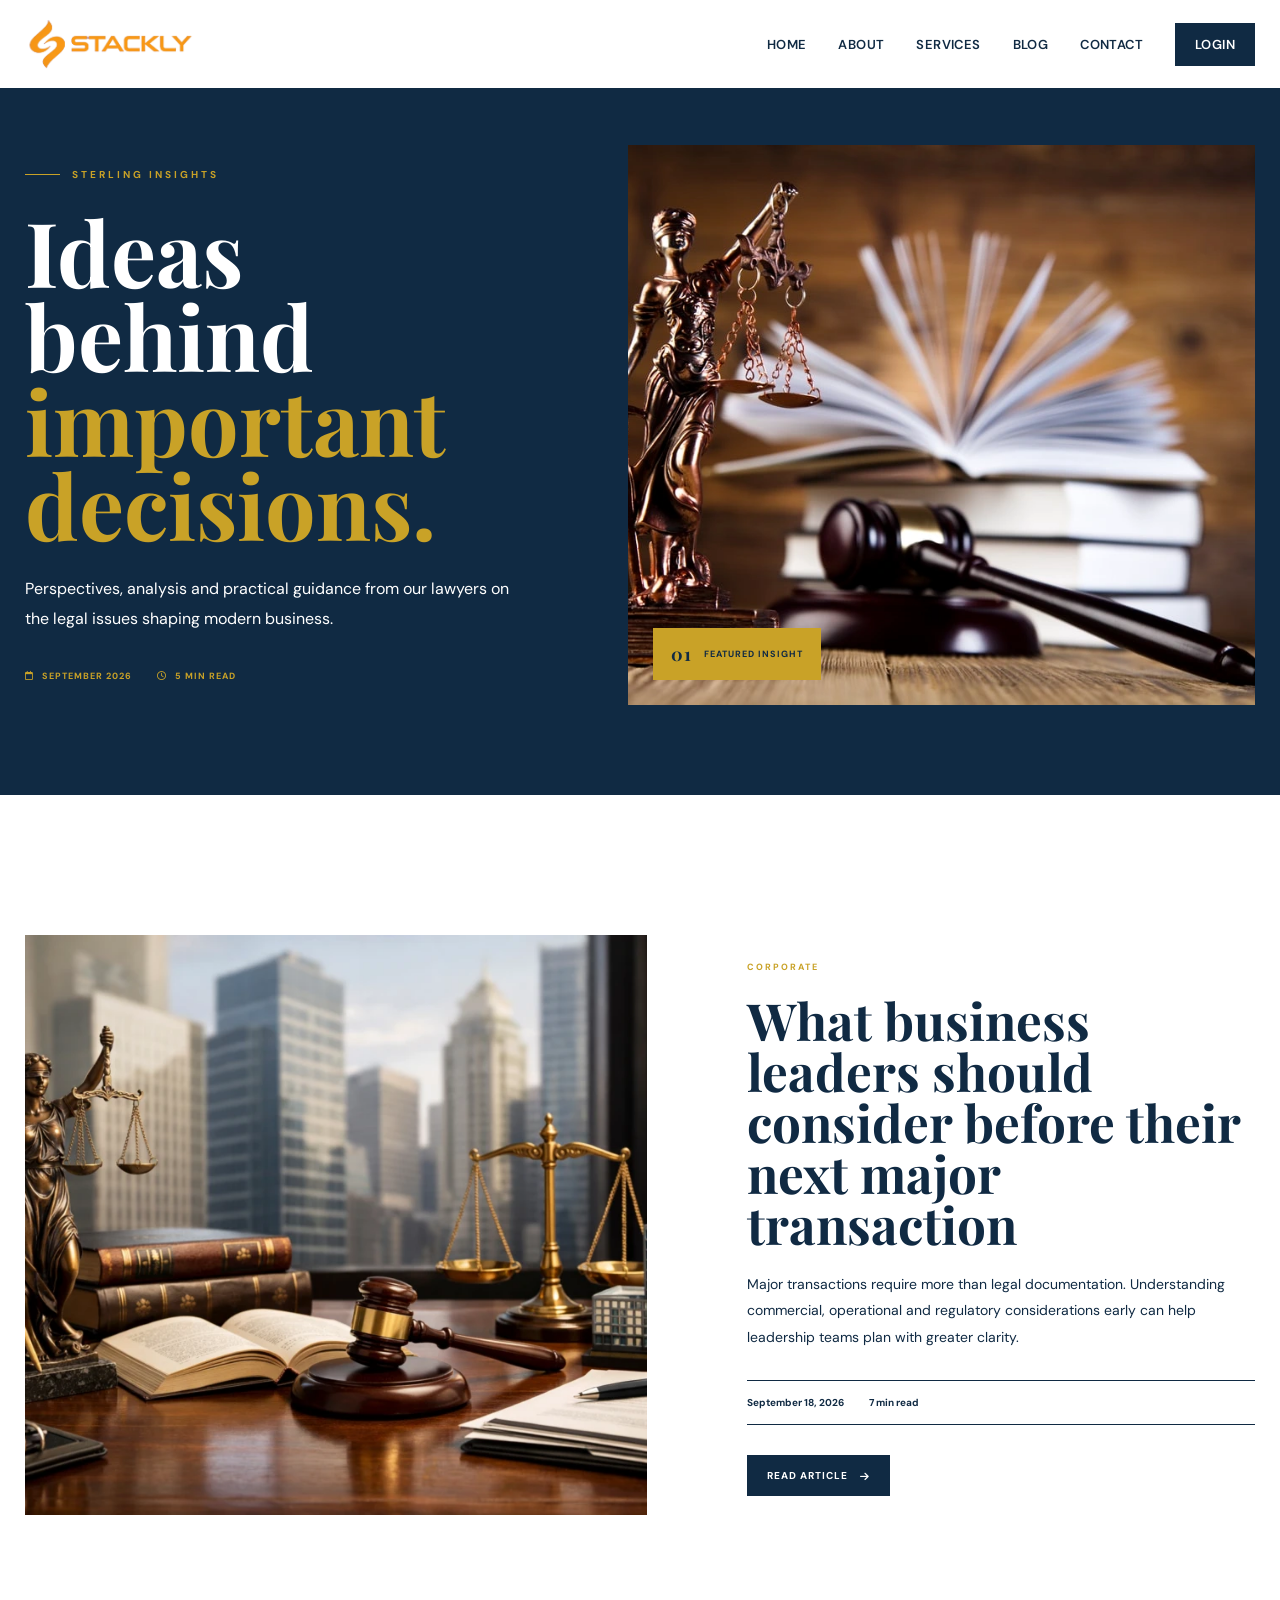
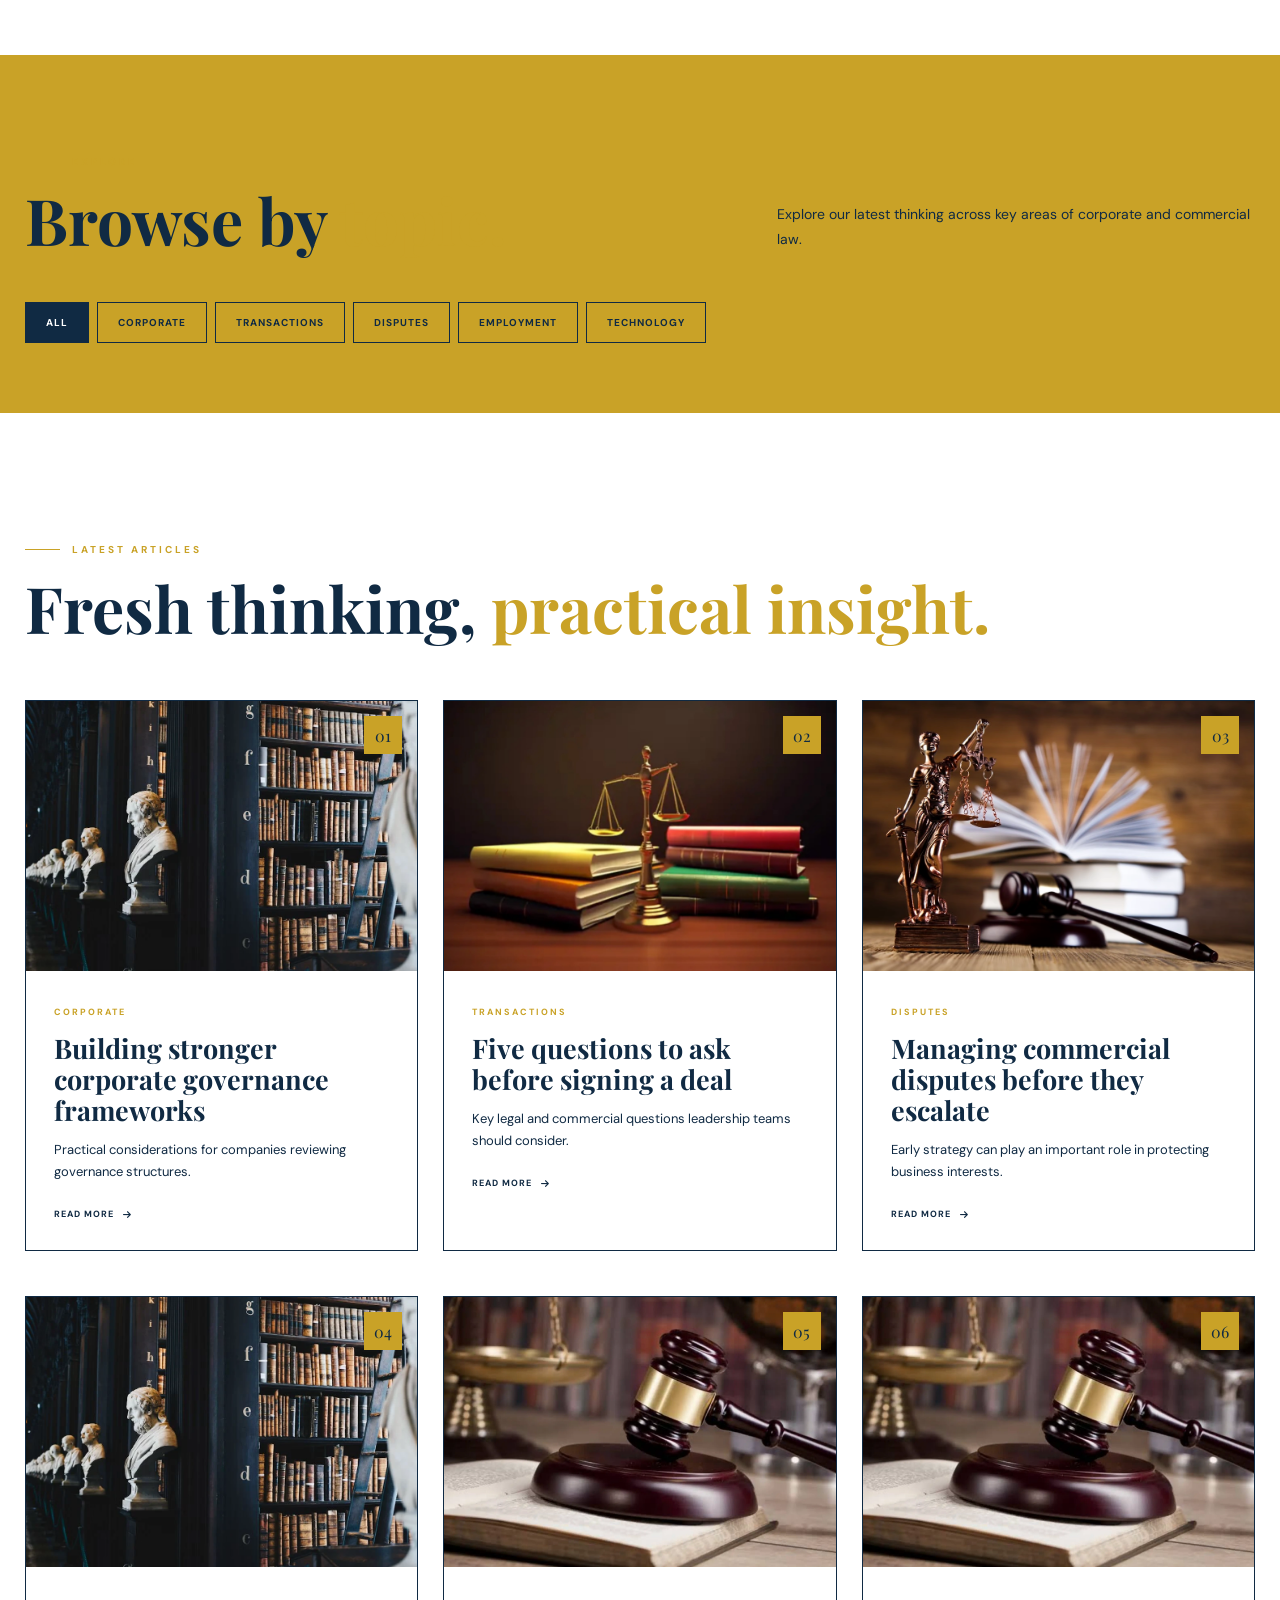
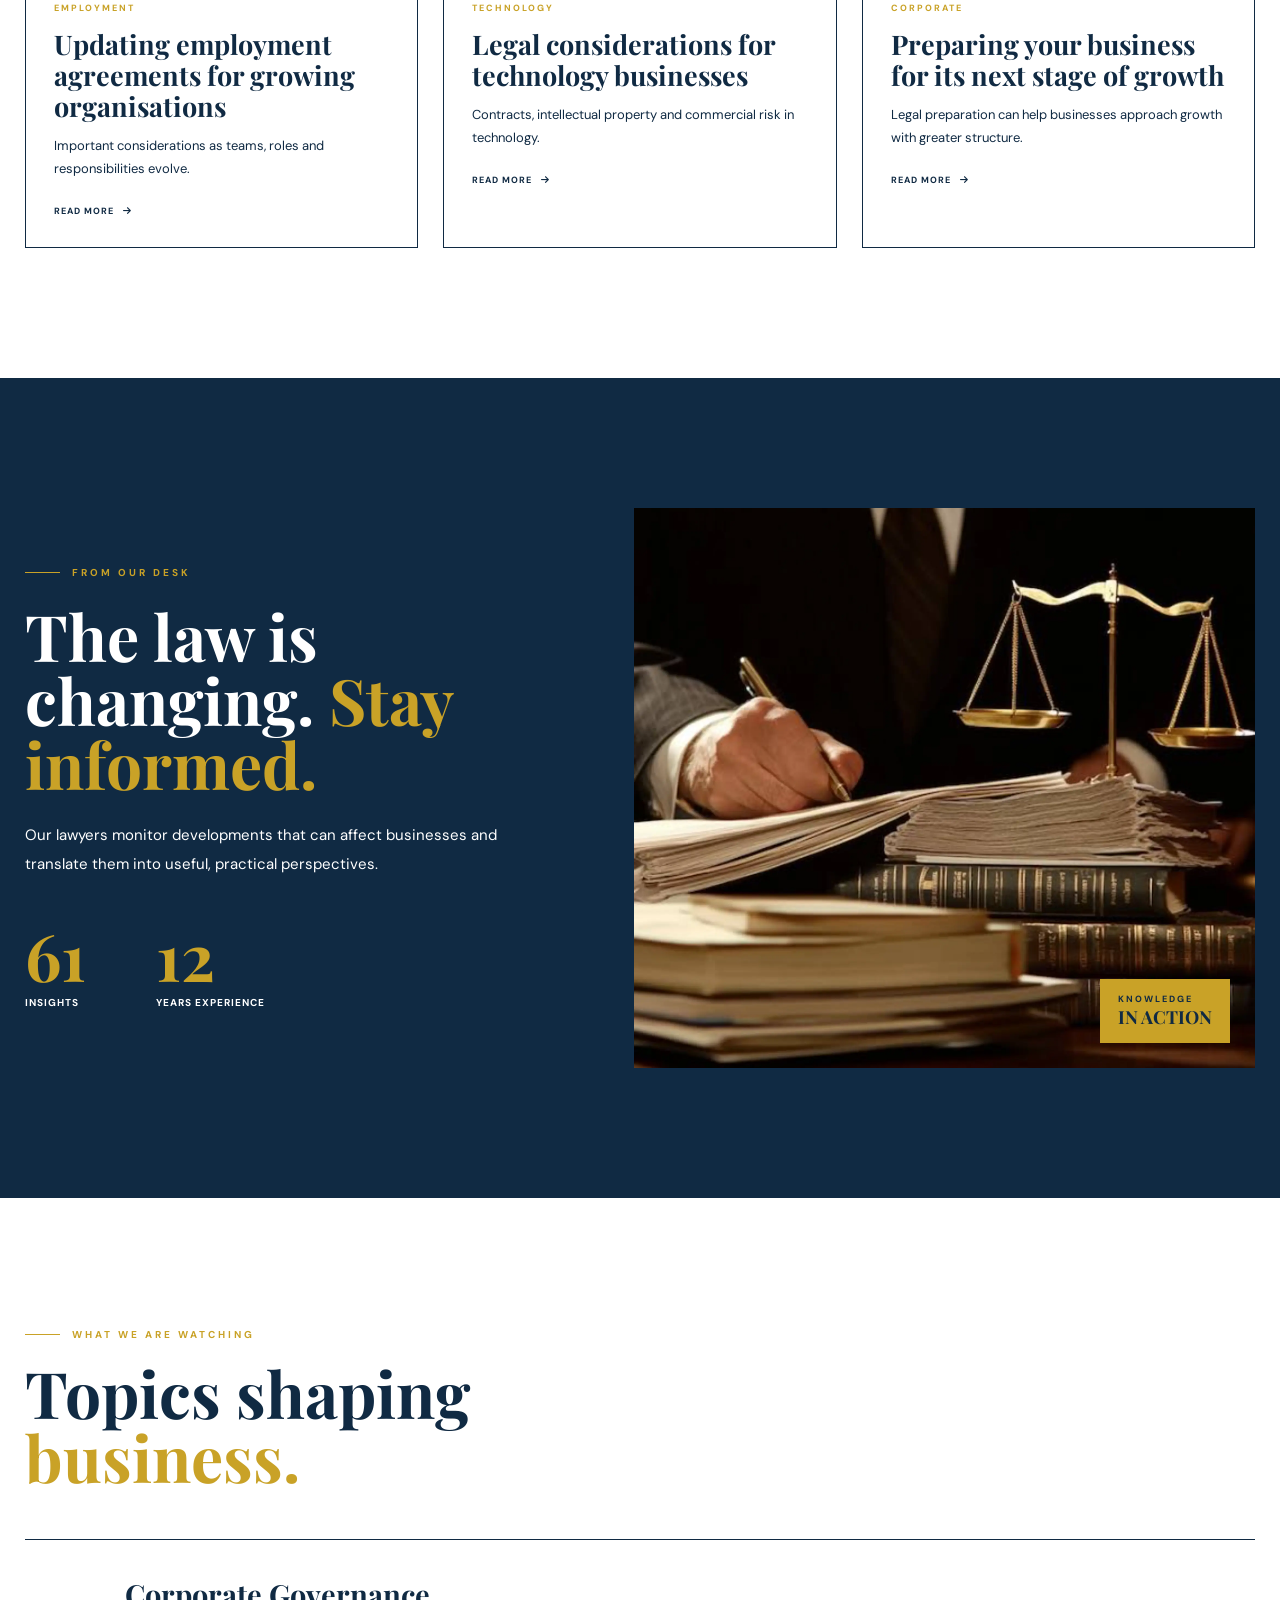
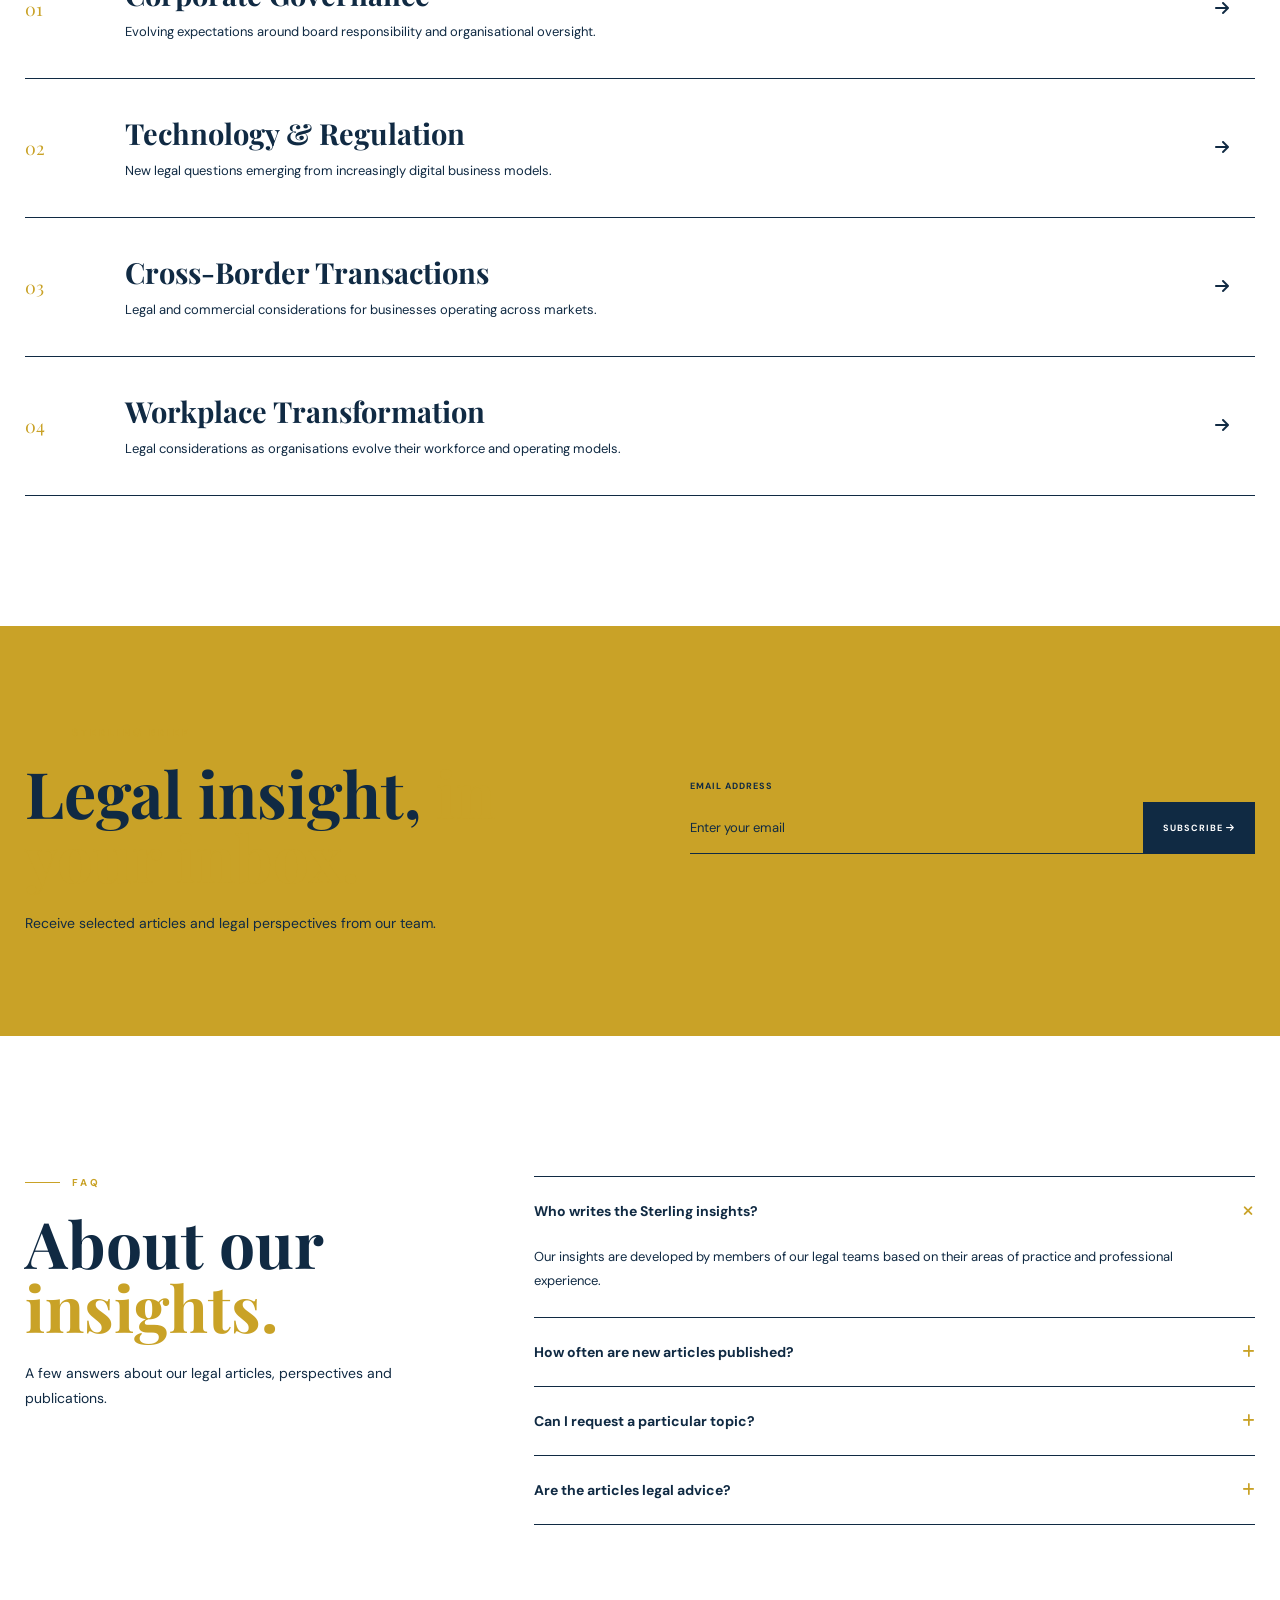
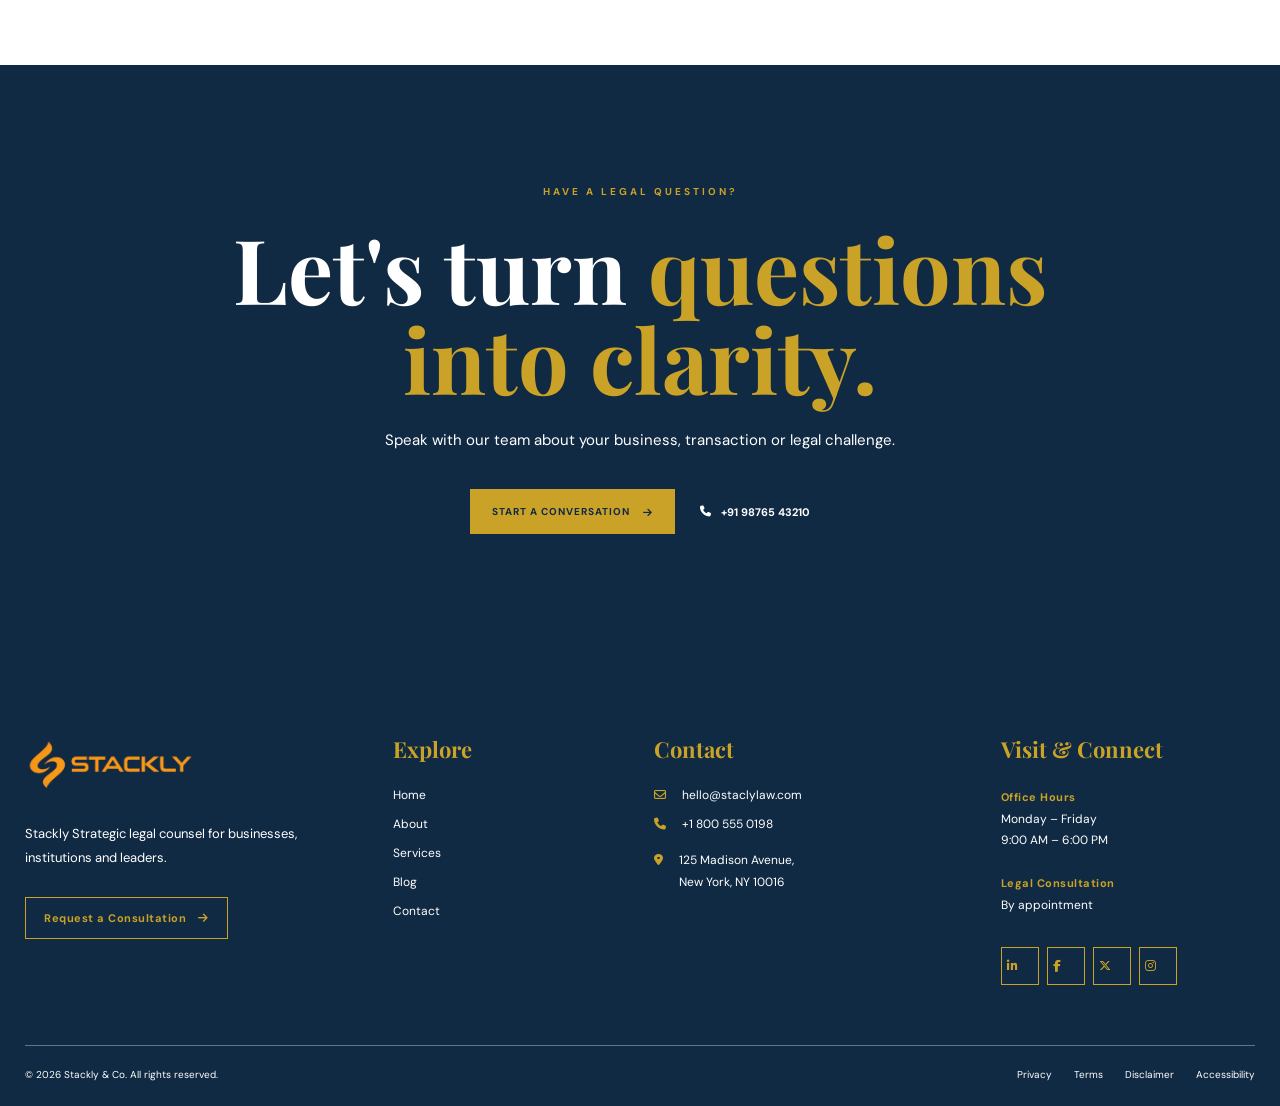
<file: blog.html>
<!DOCTYPE html>
<html lang="en">
<head>
    <meta charset="UTF-8">
    <meta name="viewport" content="width=device-width, initial-scale=1.0">

    <title>Practice Areas | Sterling & Co. Law Firm</title>

    <meta name="description"
        content="Explore the corporate, commercial, transactional and dispute resolution services offered by Sterling & Co. Law Firm.">

    <!-- Google Fonts -->
    <link rel="preconnect" href="https://fonts.googleapis.com">
    <link rel="preconnect" href="https://fonts.gstatic.com" crossorigin>
    <link href="https://fonts.googleapis.com/css2?family=DM+Sans:wght@400;500;600;700&family=Playfair+Display:wght@500;600;700&display=swap"
        rel="stylesheet">

    <!-- AOS -->
    <link rel="stylesheet"
        href="https://unpkg.com/aos@2.3.1/dist/aos.css">

    <!-- Font Awesome -->
    <link rel="stylesheet"
        href="https://cdnjs.cloudflare.com/ajax/libs/font-awesome/6.5.2/css/all.min.css">

    <link rel="stylesheet" href="css/blog.css">
</head>

<body>

    <!-- ================= HEADER ================= -->

    <header class="header" id="header">

        <div class="container nav-wrapper">
<a href="index.html" class="logo" aria-label="Sterling & Co. Law Firm Home">
    <img
        src="assets/img.webp"
        alt="Sterling & Co. Law Firm"
    >
</a>

            <nav class="nav" id="nav">

                <a href="index.html">HOME</a>
                <a href="about.html">ABOUT</a>
                <a href="services.html">SERVICES</a>
                <a href="blog.html">BLOG</a>
                <a href="contact.html">CONTACT</a>

                <a href="login.html" class="nav-btn">
                   LOGIN
                </a>

            </nav>

            <button class="menu-toggle"
                id="menuToggle"
                aria-label="Open navigation menu">

                <i class="fa-solid fa-bars"></i>

            </button>

        </div>

    </header>


<main>

<!-- =====================================================
     SECTION 1 — BLOG HERO
===================================================== -->

<section class="blog-hero">

    <div class="container blog-hero-grid">

        <div class="blog-hero-content" data-aos="fade-up">

            <div class="eyebrow">
                <span></span>
                STERLING INSIGHTS
            </div>

            <h1>
                Ideas behind
                <em>important decisions.</em>
            </h1>

            <p>
                Perspectives, analysis and practical guidance
                from our lawyers on the legal issues shaping
                modern business.
            </p>

            <div class="hero-meta">

                <span>
                    <i class="fa-regular fa-calendar"></i>
                    SEPTEMBER 2026
                </span>

                <span>
                    <i class="fa-regular fa-clock"></i>
                    5 MIN READ
                </span>

            </div>

        </div>


        <div class="hero-image-wrap"
             data-aos="fade-left"
             data-aos-delay="150">

            <img
                src="assets/img6.webp"
                alt="Legal documents on a desk">

            <div class="hero-image-label">
                <span>01</span>
                Featured insight
            </div>

        </div>

    </div>

</section>


<!-- =====================================================
     SECTION 2 — FEATURED STORY
===================================================== -->

<section class="featured-story">

    <div class="container featured-grid">

        <div class="featured-image" data-aos="fade-right">

            <img
                src="assets/img1.webp"
                alt="Business meeting">

        </div>


        <div class="featured-content" data-aos="fade-left">

            <div class="article-tag">
                CORPORATE
            </div>

            <h2>
                What business leaders
                should consider before
                their next major transaction
            </h2>

            <p>
                Major transactions require more than legal
                documentation. Understanding commercial,
                operational and regulatory considerations
                early can help leadership teams plan with
                greater clarity.
            </p>

            <div class="article-info">

                <span>
                    September 18, 2026
                </span>

                <span>
                    7 min read
                </span>

            </div>

            <a href="#" class="read-btn">
                Read Article
                <i class="fa-solid fa-arrow-right"></i>
            </a>

        </div>

    </div>

</section>


<!-- =====================================================
     SECTION 3 — CATEGORIES
===================================================== -->

<section class="category-section">

    <div class="container">

        <div class="section-top" data-aos="fade-up">

            <div>
                <div class="eyebrow">
                    <span></span>
                    EXPLORE
                </div>

                <h2>
                    Browse by
                    <em>topic.</em>
                </h2>
            </div>

            <p>
                Explore our latest thinking across key areas
                of corporate and commercial law.
            </p>

        </div>


        <div class="category-list" data-aos="fade-up">

            <button class="category-btn active"
                    data-filter="all">
                All
            </button>

            <button class="category-btn"
                    data-filter="corporate">
                Corporate
            </button>

            <button class="category-btn"
                    data-filter="transactions">
                Transactions
            </button>

            <button class="category-btn"
                    data-filter="disputes">
                Disputes
            </button>

            <button class="category-btn"
                    data-filter="employment">
                Employment
            </button>

            <button class="category-btn"
                    data-filter="technology">
                Technology
            </button>

        </div>

    </div>

</section>


<!-- =====================================================
     SECTION 4 — LATEST ARTICLES
===================================================== -->

<section class="articles-section">

    <div class="container">

        <div class="section-title" data-aos="fade-up">

            <div class="eyebrow">
                <span></span>
                LATEST ARTICLES
            </div>

            <h2>
                Fresh thinking,
                <em>practical insight.</em>
            </h2>

        </div>


        <div class="articles-grid">

            <article class="article-card"
                     data-category="corporate"
                     data-aos="fade-up">

                <div class="article-image">

                    <img
                        src="assets/img8.webp"
                        alt="Law books">

                    <span>01</span>

                </div>

                <div class="article-body">

                    <div class="article-tag">
                        CORPORATE
                    </div>

                    <h3>
                        Building stronger corporate
                        governance frameworks
                    </h3>

                    <p>
                        Practical considerations for companies
                        reviewing governance structures.
                    </p>

                    <a href="404.html">
                        Read More
                        <i class="fa-solid fa-arrow-right"></i>
                    </a>

                </div>

            </article>


            <article class="article-card"
                     data-category="transactions"
                     data-aos="fade-up"
                     data-aos-delay="100">

                <div class="article-image">

                    <img
                        src="assets/img5.webp"
                        alt="Business professionals meeting">

                    <span>02</span>

                </div>

                <div class="article-body">

                    <div class="article-tag">
                        TRANSACTIONS
                    </div>

                    <h3>
                        Five questions to ask
                        before signing a deal
                    </h3>

                    <p>
                        Key legal and commercial questions
                        leadership teams should consider.
                    </p>

                    <a href="#">
                        Read More
                        <i class="fa-solid fa-arrow-right"></i>
                    </a>

                </div>

            </article>


            <article class="article-card"
                     data-category="disputes"
                     data-aos="fade-up"
                     data-aos-delay="200">

                <div class="article-image">

                    <img
                        src="assets/img6.webp"
                        alt="Legal books and documents">

                    <span>03</span>

                </div>

                <div class="article-body">

                    <div class="article-tag">
                        DISPUTES
                    </div>

                    <h3>
                        Managing commercial disputes
                        before they escalate
                    </h3>

                    <p>
                        Early strategy can play an important
                        role in protecting business interests.
                    </p>

                    <a href="#">
                        Read More
                        <i class="fa-solid fa-arrow-right"></i>
                    </a>

                </div>

            </article>


            <article class="article-card"
                     data-category="employment"
                     data-aos="fade-up">

                <div class="article-image">

                    <img
                        src="assets/img8.webp"
                        alt="Professional team">

                    <span>04</span>

                </div>

                <div class="article-body">

                    <div class="article-tag">
                        EMPLOYMENT
                    </div>

                    <h3>
                        Updating employment agreements
                        for growing organisations
                    </h3>

                    <p>
                        Important considerations as teams,
                        roles and responsibilities evolve.
                    </p>

                    <a href="404.html">
                        Read More
                        <i class="fa-solid fa-arrow-right"></i>
                    </a>

                </div>

            </article>


            <article class="article-card"
                     data-category="technology"
                     data-aos="fade-up"
                     data-aos-delay="100">

                <div class="article-image">

                    <img
                        src="assets/img12.webp"
                        alt="Technology and digital systems">

                    <span>05</span>

                </div>

                <div class="article-body">

                    <div class="article-tag">
                        TECHNOLOGY
                    </div>

                    <h3>
                        Legal considerations for
                        technology businesses
                    </h3>

                    <p>
                        Contracts, intellectual property and
                        commercial risk in technology.
                    </p>

                    <a href="404.html">
                        Read More
                        <i class="fa-solid fa-arrow-right"></i>
                    </a>

                </div>

            </article>


            <article class="article-card"
                     data-category="corporate"
                     data-aos="fade-up"
                     data-aos-delay="200">

                <div class="article-image">

                    <img
                        src="assets/img12.webp"
                        alt="Business strategy documents">

                    <span>06</span>

                </div>

                <div class="article-body">

                    <div class="article-tag">
                        CORPORATE
                    </div>

                    <h3>
                        Preparing your business for
                        its next stage of growth
                    </h3>

                    <p>
                        Legal preparation can help businesses
                        approach growth with greater structure.
                    </p>

                    <a href="404.html">
                        Read More
                        <i class="fa-solid fa-arrow-right"></i>
                    </a>

                </div>

            </article>

        </div>

    </div>

</section>


<!-- =====================================================
     SECTION 5 — INSIGHT FEATURE
===================================================== -->

<section class="insight-feature">

    <div class="container insight-grid">

        <div class="insight-copy" data-aos="fade-right">

            <div class="eyebrow">
                <span></span>
                FROM OUR DESK
            </div>

            <h2>
                The law is changing.
                <em>Stay informed.</em>
            </h2>

            <p>
                Our lawyers monitor developments that can affect
                businesses and translate them into useful,
                practical perspectives.
            </p>

            <div class="insight-stats">

                <div>
                    <strong class="counter"
                            data-target="120">
                        0
                    </strong>

                    <span>Insights</span>
                </div>

                <div>
                    <strong class="counter"
                            data-target="25">
                        0
                    </strong>

                    <span>Years experience</span>
                </div>

            </div>

        </div>


        <div class="insight-image" data-aos="fade-left">

            <img
                src="assets/img13.webp"
                alt="Legal professionals discussing business">

            <div class="image-note">
                KNOWLEDGE
                <strong>IN ACTION</strong>
            </div>

        </div>

    </div>

</section>


<!-- =====================================================
     SECTION 6 — LEGAL TRENDS
===================================================== -->
<section class="trends-section">

    <div class="container">

        <div class="section-top" data-aos="fade-up">

            <div>

                <div class="eyebrow">
                    <span></span>
                    WHAT WE ARE WATCHING
                </div>

                <h2>
                    Topics shaping
                    <em>business.</em>
                </h2>

            </div>

        </div>


        <div class="trend-list">

            <!-- TREND 01 -->
            <div class="trend-item" data-aos="fade-right">

                <span>01</span>

                <div>
                    <h3>Corporate Governance</h3>

                    <p>
                        Evolving expectations around board
                        responsibility and organisational oversight.
                    </p>
                </div>

                <a
                    href="404.html"
                    class="trend-link"
                    aria-label="Learn more about Corporate Governance"
                    title="Learn more"
                >
                    <i class="fa-solid fa-arrow-right row-arrow"></i>
                </a>

            </div>


            <!-- TREND 02 -->
            <div
                class="trend-item"
                data-aos="fade-right"
                data-aos-delay="100"
            >

                <span>02</span>

                <div>
                    <h3>Technology &amp; Regulation</h3>

                    <p>
                        New legal questions emerging from
                        increasingly digital business models.
                    </p>
                </div>

                <a
                    href="404.html"
                    class="trend-link"
                    aria-label="Learn more about Technology and Regulation"
                    title="Learn more"
                >
                    <i class="fa-solid fa-arrow-right row-arrow"></i>
                </a>

            </div>


            <!-- TREND 03 -->
            <div
                class="trend-item"
                data-aos="fade-right"
                data-aos-delay="200"
            >

                <span>03</span>

                <div>
                    <h3>Cross-Border Transactions</h3>

                    <p>
                        Legal and commercial considerations
                        for businesses operating across markets.
                    </p>
                </div>

                <a
                    href="404.html"
                    class="trend-link"
                    aria-label="Learn more about Cross-Border Transactions"
                    title="Learn more"
                >
                    <i class="fa-solid fa-arrow-right row-arrow"></i>
                </a>

            </div>


            <!-- TREND 04 -->
            <div
                class="trend-item"
                data-aos="fade-right"
                data-aos-delay="300"
            >

                <span>04</span>

                <div>
                    <h3>Workplace Transformation</h3>

                    <p>
                        Legal considerations as organisations
                        evolve their workforce and operating models.
                    </p>
                </div>

                <a
                    href="404.html"
                    class="trend-link"
                    aria-label="Learn more about Workplace Transformation"
                    title="Learn more"
                >
                    <i class="fa-solid fa-arrow-right row-arrow"></i>
                </a>

            </div>

        </div>

    </div>

</section>

<!-- =====================================================
     SECTION 7 — NEWSLETTER
===================================================== -->

<section class="newsletter-section">

    <div class="container newsletter-box"
         data-aos="zoom-in">

        <div>

            <div class="eyebrow">
                <span></span>
                STERLING BRIEF
            </div>

            <h2>
                Legal insight,
                <em>in your inbox.</em>
            </h2>

            <p>
                Receive selected articles and legal perspectives
                from our team.
            </p>

        </div>


        <form class="newsletter-form"
              id="newsletterForm"
              novalidate>

            <label for="newsletterEmail">
                Email address
            </label>

            <div class="newsletter-input">

                <input
                    type="email"
                    id="newsletterEmail"
                    placeholder="Enter your email"
                    autocomplete="email"
                    required>

                <button type="submit">
                    Subscribe
                    <i class="fa-solid fa-arrow-right"></i>
                </button>

            </div>

            <small id="newsletterMessage"></small>

        </form>

    </div>

</section>


<!-- =====================================================
     SECTION 8 — FAQ
===================================================== -->

<section class="faq-section">

    <div class="container faq-grid">

        <div class="faq-heading" data-aos="fade-up">

            <div class="eyebrow">
                <span></span>
                FAQ
            </div>

            <h2>
                About our
                <em>insights.</em>
            </h2>

            <p>
                A few answers about our legal articles,
                perspectives and publications.
            </p>

        </div>


        <div class="faq-list" data-aos="fade-up"
             data-aos-delay="100">

            <div class="faq-item active">

                <button class="faq-question"
                        aria-expanded="true">

                    <span>
                        Who writes the Sterling insights?
                    </span>

                    <i class="fa-solid fa-plus"></i>

                </button>

                <div class="faq-answer">

                    <p>
                        Our insights are developed by members
                        of our legal teams based on their areas
                        of practice and professional experience.
                    </p>

                </div>

            </div>


            <div class="faq-item">

                <button class="faq-question"
                        aria-expanded="false">

                    <span>
                        How often are new articles published?
                    </span>

                    <i class="fa-solid fa-plus"></i>

                </button>

                <div class="faq-answer">

                    <p>
                        New articles and perspectives are
                        published as relevant legal and business
                        developments arise.
                    </p>

                </div>

            </div>


            <div class="faq-item">

                <button class="faq-question"
                        aria-expanded="false">

                    <span>
                        Can I request a particular topic?
                    </span>

                    <i class="fa-solid fa-plus"></i>

                </button>

                <div class="faq-answer">

                    <p>
                        You can contact our team with a topic
                        suggestion or question for consideration.
                    </p>

                </div>

            </div>


            <div class="faq-item">

                <button class="faq-question"
                        aria-expanded="false">

                    <span>
                        Are the articles legal advice?
                    </span>

                    <i class="fa-solid fa-plus"></i>

                </button>

                <div class="faq-answer">

                    <p>
                        Our articles provide general information
                        and perspectives and should not be treated
                        as legal advice for a specific matter.
                    </p>

                </div>

            </div>

        </div>

    </div>

</section>


<!-- =====================================================
     SECTION 9 — CONTACT CTA
===================================================== -->

<section class="contact-cta" id="contact">

    <div class="container">

        <div class="cta-content" data-aos="zoom-in">

            <div class="cta-label">
                HAVE A LEGAL QUESTION?
            </div>

            <h2>
                Let's turn
                <em>questions into clarity.</em>
            </h2>

            <p>
                Speak with our team about your business,
                transaction or legal challenge.
            </p>
<div class="cta-actions">

    <a href="404.html"
       class="cta-btn">

        Start a Conversation
        <i class="fa-solid fa-arrow-right"></i>

    </a>

    <a href="404.html"
       class="cta-phone">

        <i class="fa-solid fa-phone"></i>
        +91 98765 43210

    </a>

</div>

        </div>

    </div>

</section>

</main>



    <!-- ================= FOOTER ================= -->
<footer class="footer">

    <div class="container footer-grid">

        <!-- BRAND / ABOUT -->
        <div class="footer-brand">

           <a href="index.html" class="logo" aria-label="Sterling & Co. Law Firm Home">
    <img
        src="assets/img.webp"
        alt="Sterling & Co. Law Firm"
    >
</a>

            <p>
                Stackly Strategic legal counsel for businesses,
                institutions and leaders.
            </p>

            <a href="404.html" class="footer-consult-btn">
                Request a Consultation
                <i class="fa-solid fa-arrow-right"></i>
            </a>

        </div>


        <!-- EXPLORE -->
        <div class="footer-column">

            <h4>Explore</h4>

            <a href="index.html">Home</a>
            <a href="about.html">About</a>
            <a href="services.html">Services</a>
            <a href="blog.html">Blog</a>
            <a href="contact.html">Contact</a>
            

        </div>


        <!-- CONTACT -->
        <div class="footer-column">

            <h4>Contact</h4>

            <a href="mailto:hello@sterlinglaw.com">
                <i class="fa-regular fa-envelope"></i>
                hello@staclylaw.com
            </a>

            <a href="tel:+18005550198">
                <i class="fa-solid fa-phone"></i>
                +1 800 555 0198
            </a>

            <p class="footer-address">
                <i class="fa-solid fa-location-dot"></i>
                125 Madison Avenue,<br>
                New York, NY 10016
            </p>

        </div>


        <!-- MORE CONTACT -->
        <div class="footer-column footer-contact-extra">

            <h4>Visit & Connect</h4>

            <p>
                <strong>Office Hours</strong>
                <br>
                Monday – Friday
                <br>
                9:00 AM – 6:00 PM
            </p>

            <p>
                <strong>Legal Consultation</strong>
                <br>
                By appointment
            </p>

            <div class="footer-socials">

                <a href="404.html"
                   aria-label="LinkedIn"
                   title="LinkedIn">
                    <i class="fa-brands fa-linkedin-in"></i>
                </a>

                <a href="404.html"
                   aria-label="Facebook"
                   title="Facebook">
                    <i class="fa-brands fa-facebook-f"></i>
                </a>

                <a href="404.html"
                   aria-label="X"
                   title="X">
                    <i class="fa-brands fa-x-twitter"></i>
                </a>

                <a href="404.html"
                   aria-label="Instagram"
                   title="Instagram">
                    <i class="fa-brands fa-instagram"></i>
                </a>

            </div>

        </div>

    </div>


    <!-- FOOTER BOTTOM -->

    <div class="container footer-bottom">

        <p>
            © 2026 Stackly & Co. All rights reserved.
        </p>

        <div class="footer-bottom-links">
            <a href="404.html">Privacy</a>
            <a href="404.html">Terms</a>
            <a href="404.html">Disclaimer</a>
            <a href="404.html">Accessibility</a>
        </div>

    </div>

</footer>


<script src="https://unpkg.com/aos@2.3.4/dist/aos.js"></script>

<script src="js/blog.js"></script>

</body>
</html>
</file>
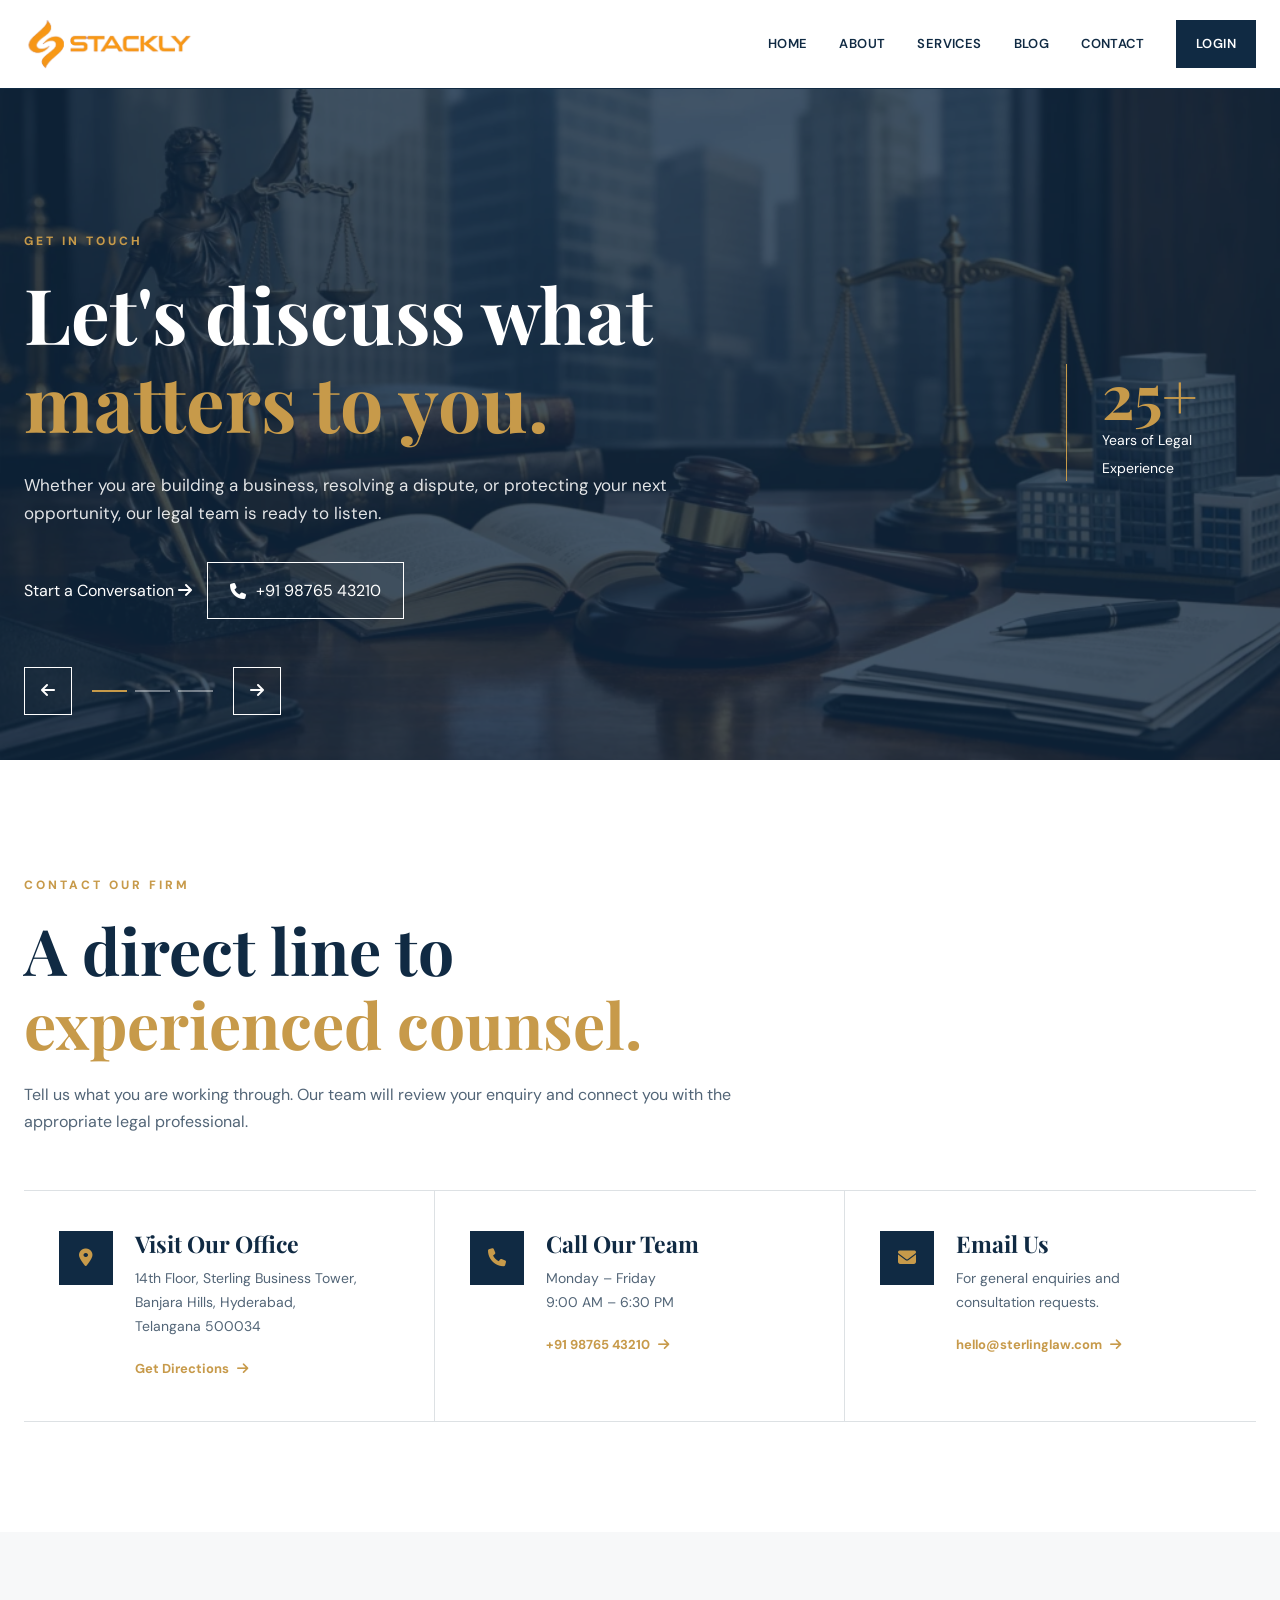
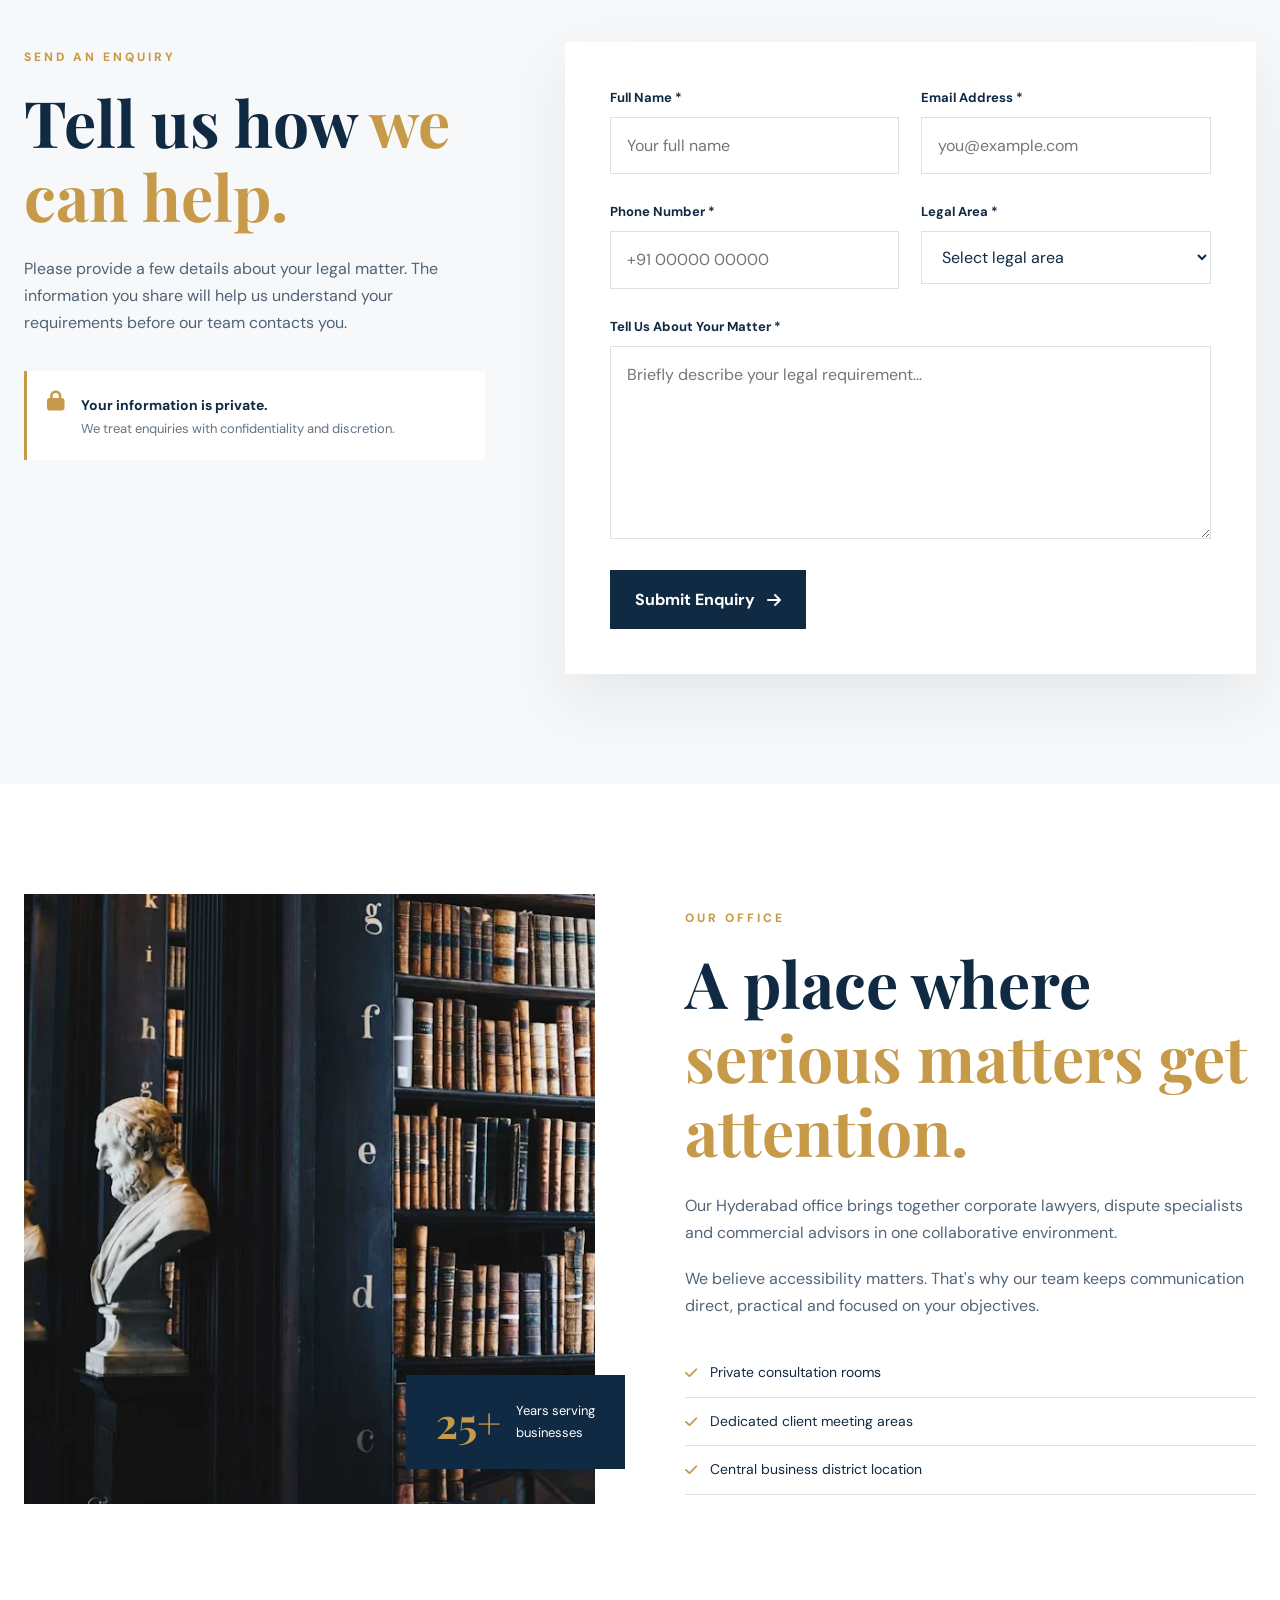
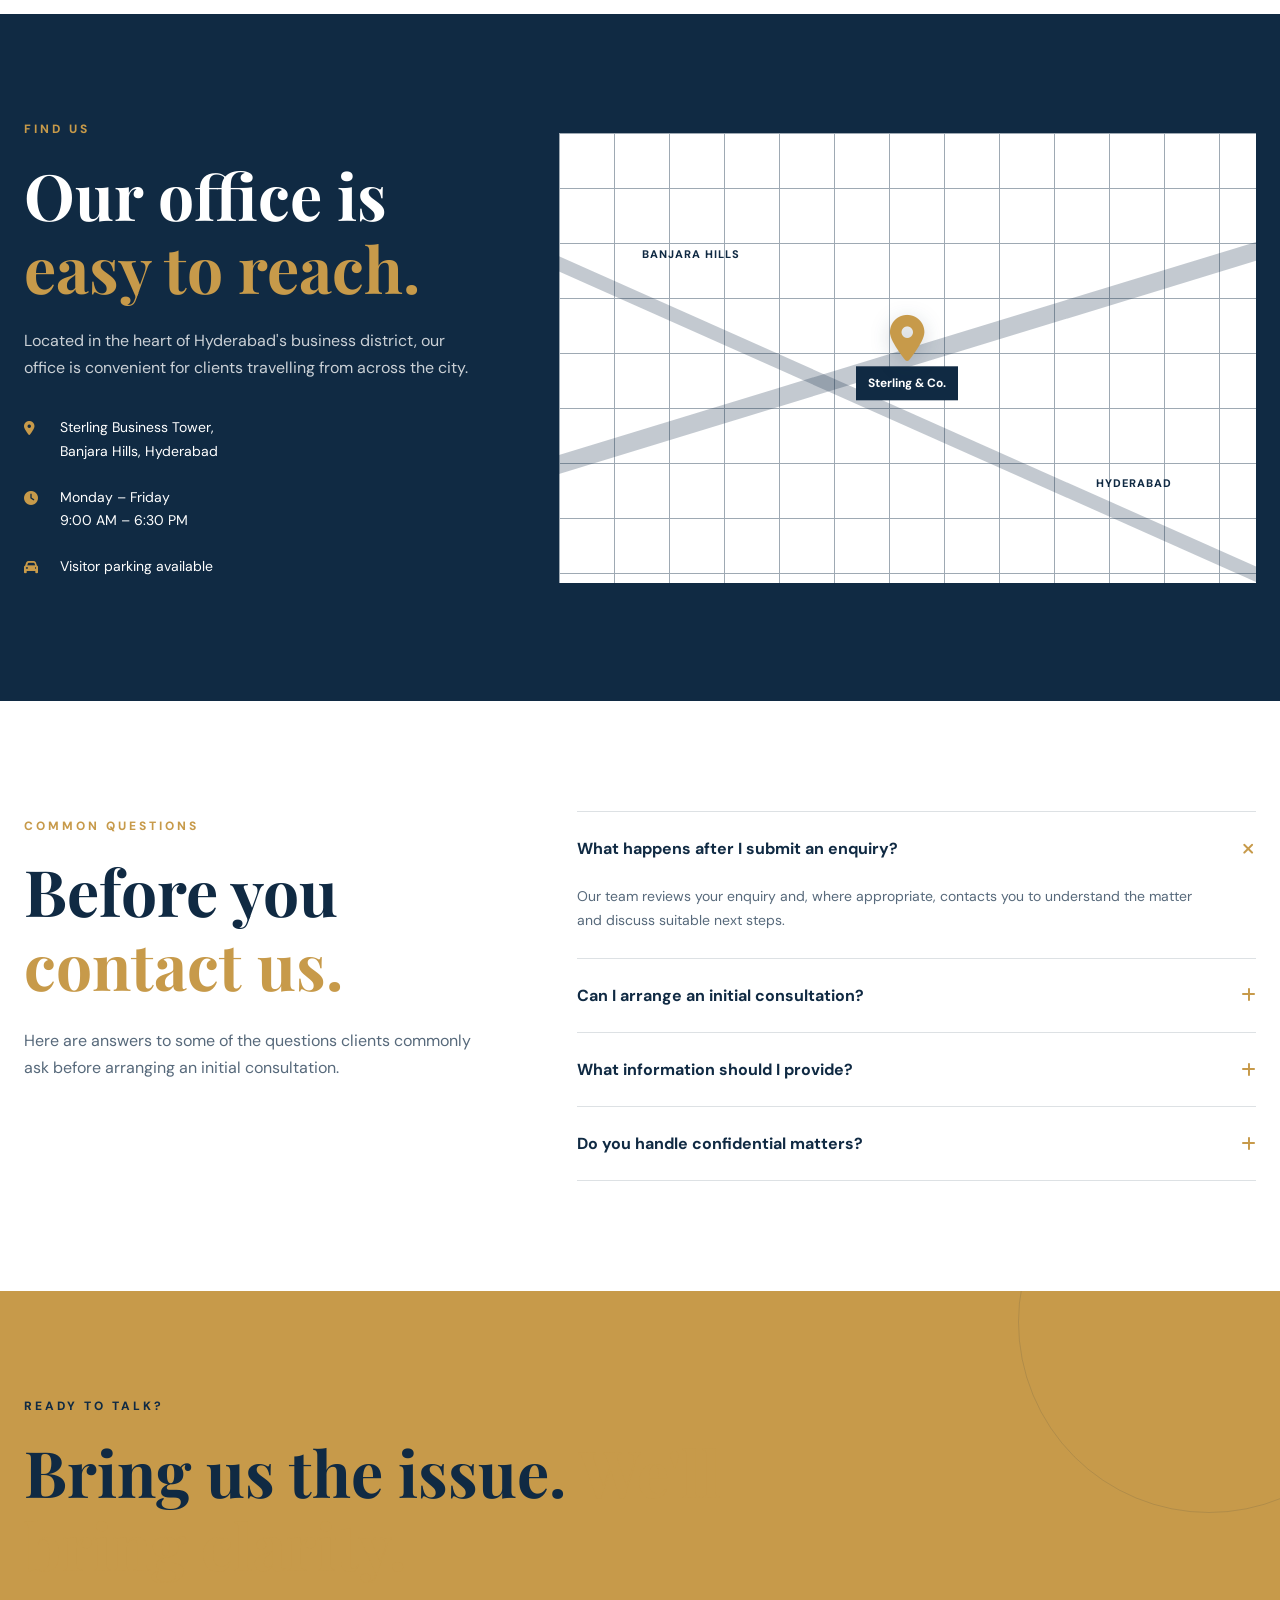
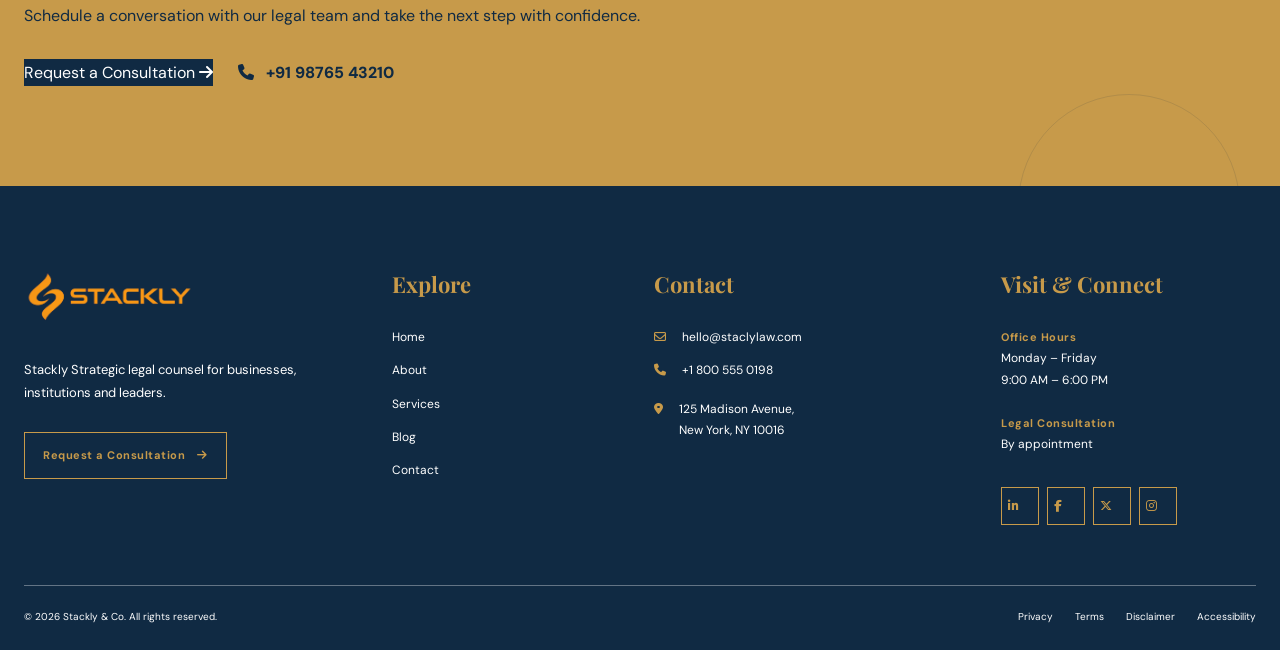
<file: contact.html>
<!DOCTYPE html>
<html lang="en">
<head>
    <meta charset="UTF-8">
    <meta name="viewport" content="width=device-width, initial-scale=1.0">

    <title>Practice Areas | Sterling & Co. Law Firm</title>

    <meta name="description"
        content="Explore the corporate, commercial, transactional and dispute resolution services offered by Sterling & Co. Law Firm.">

    <!-- Google Fonts -->
    <link rel="preconnect" href="https://fonts.googleapis.com">
    <link rel="preconnect" href="https://fonts.gstatic.com" crossorigin>
    <link href="https://fonts.googleapis.com/css2?family=DM+Sans:wght@400;500;600;700&family=Playfair+Display:wght@500;600;700&display=swap"
        rel="stylesheet">

    <!-- AOS -->
    <link rel="stylesheet"
        href="https://unpkg.com/aos@2.3.1/dist/aos.css">

    <!-- Font Awesome -->
    <link rel="stylesheet"
        href="https://cdnjs.cloudflare.com/ajax/libs/font-awesome/6.5.2/css/all.min.css">

    <link rel="stylesheet" href="css/contact.css">
</head>

<body>

    <!-- ================= HEADER ================= -->

    <header class="header" id="header">

        <div class="container nav-wrapper">
<a href="index.html" class="logo" aria-label="Sterling & Co. Law Firm Home">
    <img
        src="assets/img.webp"
        alt="Sterling & Co. Law Firm"
    >
</a>

            <nav class="nav" id="nav">

                <a href="index.html">HOME</a>
                <a href="about.html">ABOUT</a>
                <a href="services.html">SERVICES</a>
                <a href="blog.html">BLOG</a>
                <a href="contact.html">CONTACT</a>

                <a href="login.html" class="nav-btn">
                   LOGIN
                </a>

            </nav>

            <button class="menu-toggle"
                id="menuToggle"
                aria-label="Open navigation menu">

                <i class="fa-solid fa-bars"></i>

            </button>

        </div>

    </header>


<main>

<!-- =====================================================
     2. BANNER / HERO
===================================================== -->
<section class="contact-banner">

    <div class="banner-slider">

        <div class="banner-slide active">
            <img src="assets/img1.webp"
                 alt="Legal documents and business consultation">
        </div>

        <div class="banner-slide">
            <img src="assets/img8.webp"
                 alt="Law books in a legal office">
        </div>

        <div class="banner-slide">
            <img src="assets/img6.webp"
                 alt="Corporate law office">
        </div>

    </div>

    <div class="banner-overlay"></div>

    <div class="container banner-content">

        <div class="banner-text" data-aos="fade-up">
            <span class="eyebrow">GET IN TOUCH</span>

            <h1>
                Let's discuss what
                <span>matters to you.</span>
            </h1>

            <p>
                Whether you are building a business, resolving a dispute,
                or protecting your next opportunity, our legal team is
                ready to listen.
            </p>

            <div class="banner-buttons">
                <a href="404.html" class="primary-btn">
                    Start a Conversation
                    <i class="fa-solid fa-arrow-right"></i>
                </a>

                <a href="tel:+919876543210" class="outline-btn">
                    <i class="fa-solid fa-phone"></i>
                    +91 98765 43210
                </a>
            </div>
        </div>

        <div class="banner-counter" data-aos="fade-left">
            <strong>25+</strong>
            <span>Years of Legal<br>Experience</span>
        </div>

    </div>

    <div class="slider-controls">
        <button class="slider-prev" aria-label="Previous banner">
            <i class="fa-solid fa-arrow-left"></i>
        </button>

        <div class="slider-dots">
            <span class="dot active"></span>
            <span class="dot"></span>
            <span class="dot"></span>
        </div>

        <button class="slider-next" aria-label="Next banner">
            <i class="fa-solid fa-arrow-right"></i>
        </button>
    </div>

</section>


<!-- =====================================================
     3. CONTACT INTRO / INFORMATION
===================================================== -->
<section class="contact-intro section-space">

    <div class="container">

        <div class="section-heading" data-aos="fade-up">
            <span class="eyebrow dark">CONTACT OUR FIRM</span>

            <h2>
                A direct line to
                <span>experienced counsel.</span>
            </h2>

            <p>
                Tell us what you are working through. Our team will review
                your enquiry and connect you with the appropriate legal
                professional.
            </p>
        </div>

        <div class="contact-grid">

            <div class="contact-card" data-aos="fade-up" data-aos-delay="100">
                <div class="contact-icon">
                    <i class="fa-solid fa-location-dot"></i>
                </div>

                <div>
                    <h3>Visit Our Office</h3>
                    <p>
                        14th Floor, Sterling Business Tower,<br>
                        Banjara Hills, Hyderabad,<br>
                        Telangana 500034
                    </p>

                    <a href="404.html">
                        Get Directions
                        <i class="fa-solid fa-arrow-right"></i>
                    </a>
                </div>
            </div>

            <div class="contact-card" data-aos="fade-up" data-aos-delay="200">
                <div class="contact-icon">
                    <i class="fa-solid fa-phone"></i>
                </div>

                <div>
                    <h3>Call Our Team</h3>
                    <p>
                        Monday – Friday<br>
                        9:00 AM – 6:30 PM
                    </p>

                    <a href="tel:+919876543210">
                        +91 98765 43210
                        <i class="fa-solid fa-arrow-right"></i>
                    </a>
                </div>
            </div>

            <div class="contact-card" data-aos="fade-up" data-aos-delay="300">
                <div class="contact-icon">
                    <i class="fa-solid fa-envelope"></i>
                </div>

                <div>
                    <h3>Email Us</h3>
                    <p>
                        For general enquiries and<br>
                        consultation requests.
                    </p>

                    <a href="mailto:hello@sterlinglaw.com">
                        hello@sterlinglaw.com
                        <i class="fa-solid fa-arrow-right"></i>
                    </a>
                </div>
            </div>

        </div>

    </div>

</section>


<!-- =====================================================
     4. CONTACT FORM
===================================================== -->
<section class="form-section section-space" id="contact-form">

    <div class="container form-layout">

        <div class="form-content" data-aos="fade-right">

            <span class="eyebrow dark">SEND AN ENQUIRY</span>

            <h2>
                Tell us how
                <span>we can help.</span>
            </h2>

            <p>
                Please provide a few details about your legal matter.
                The information you share will help us understand your
                requirements before our team contacts you.
            </p>

            <div class="form-note">
                <i class="fa-solid fa-lock"></i>
                <div>
                    <strong>Your information is private.</strong>
                    <p>
                        We treat enquiries with confidentiality and
                        discretion.
                    </p>
                </div>
            </div>

        </div>

        <div class="form-box" data-aos="fade-left">

            <form id="contactForm">

                <div class="form-row">

                    <div class="input-group">
                        <label for="fullName">Full Name *</label>
                        <input type="text" id="fullName" name="fullName"
                               placeholder="Your full name">
                        <small class="error-message"></small>
                    </div>

                    <div class="input-group">
                        <label for="email">Email Address *</label>
                        <input type="email" id="email" name="email"
                               placeholder="you@example.com">
                        <small class="error-message"></small>
                    </div>

                </div>

                <div class="form-row">

                    <div class="input-group">
                        <label for="phone">Phone Number *</label>
                        <input type="tel" id="phone" name="phone"
                               placeholder="+91 00000 00000">
                        <small class="error-message"></small>
                    </div>

                    <div class="input-group">
                        <label for="service">Legal Area *</label>

                        <select id="service" name="service">
                            <option value="">Select legal area</option>
                            <option value="corporate">Corporate Law</option>
                            <option value="commercial">Commercial Law</option>
                            <option value="disputes">Dispute Resolution</option>
                            <option value="employment">Employment Law</option>
                            <option value="real-estate">Real Estate</option>
                            <option value="intellectual-property">Intellectual Property</option>
                        </select>

                        <small class="error-message"></small>
                    </div>

                </div>

                <div class="input-group">

                    <label for="message">Tell Us About Your Matter *</label>

                    <textarea id="message" name="message"
                              rows="6"
                              placeholder="Briefly describe your legal requirement..."></textarea>

                    <small class="error-message"></small>

                </div>

                <button type="submit" class="submit-btn">
                    Submit Enquiry
                    <i class="fa-solid fa-arrow-right"></i>
                </button>

                <div class="form-success" id="formSuccess">
                    <i class="fa-solid fa-circle-check"></i>
                    Thank you. Your enquiry has been submitted successfully.
                </div>

            </form>

        </div>

    </div>

</section>


<!-- =====================================================
     5. OFFICE IMAGE / EXPERIENCE
===================================================== -->
<section class="office-section section-space">

    <div class="container office-grid">

        <div class="office-image" data-aos="zoom-in">
            <img src="assets/img8.webp"
                 alt="Modern law firm office">

            <div class="image-card">
                <strong>25+</strong>
                <span>Years serving<br>businesses</span>
            </div>
        </div>

        <div class="office-content" data-aos="fade-left">

            <span class="eyebrow dark">OUR OFFICE</span>

            <h2>
                A place where
                <span>serious matters get attention.</span>
            </h2>

            <p>
                Our Hyderabad office brings together corporate lawyers,
                dispute specialists and commercial advisors in one
                collaborative environment.
            </p>

            <p>
                We believe accessibility matters. That's why our team
                keeps communication direct, practical and focused on
                your objectives.
            </p>

            <div class="office-points">

                <div>
                    <i class="fa-solid fa-check"></i>
                    <span>Private consultation rooms</span>
                </div>

                <div>
                    <i class="fa-solid fa-check"></i>
                    <span>Dedicated client meeting areas</span>
                </div>

                <div>
                    <i class="fa-solid fa-check"></i>
                    <span>Central business district location</span>
                </div>

            </div>

        </div>

    </div>

</section>


<!-- =====================================================
     6. MAP / LOCATION
===================================================== -->
<section class="map-section" id="map">

    <div class="container map-wrap">

        <div class="map-info" data-aos="fade-right">

            <span class="eyebrow">FIND US</span>

            <h2>
                Our office is
                <span>easy to reach.</span>
            </h2>

            <p>
                Located in the heart of Hyderabad's business district,
                our office is convenient for clients travelling from
                across the city.
            </p>

            <div class="address-list">

                <div>
                    <i class="fa-solid fa-location-dot"></i>
                    <span>
                        Sterling Business Tower,<br>
                        Banjara Hills, Hyderabad
                    </span>
                </div>

                <div>
                    <i class="fa-solid fa-clock"></i>
                    <span>
                        Monday – Friday<br>
                        9:00 AM – 6:30 PM
                    </span>
                </div>

                <div>
                    <i class="fa-solid fa-car"></i>
                    <span>
                        Visitor parking available
                    </span>
                </div>

            </div>

        </div>

        <div class="map-placeholder" data-aos="fade-left">

            <div class="map-grid"></div>

            <div class="map-pin">
                <i class="fa-solid fa-location-dot"></i>
                <span>Sterling & Co.</span>
            </div>

            <div class="map-label map-label-one">BANJARA HILLS</div>
            <div class="map-label map-label-two">HYDERABAD</div>

        </div>

    </div>

</section>


<!-- =====================================================
     7. FAQ
===================================================== -->
<section class="faq-section section-space">

    <div class="container faq-layout">

        <div class="faq-title" data-aos="fade-right">

            <span class="eyebrow dark">COMMON QUESTIONS</span>

            <h2>
                Before you
                <span>contact us.</span>
            </h2>

            <p>
                Here are answers to some of the questions clients
                commonly ask before arranging an initial consultation.
            </p>

        </div>

        <div class="faq-list" data-aos="fade-left">

            <div class="faq-item active">

                <button class="faq-question">
                    <span>What happens after I submit an enquiry?</span>
                    <i class="fa-solid fa-plus"></i>
                </button>

                <div class="faq-answer">
                    <p>
                        Our team reviews your enquiry and, where appropriate,
                        contacts you to understand the matter and discuss
                        suitable next steps.
                    </p>
                </div>

            </div>

            <div class="faq-item">

                <button class="faq-question">
                    <span>Can I arrange an initial consultation?</span>
                    <i class="fa-solid fa-plus"></i>
                </button>

                <div class="faq-answer">
                    <p>
                        Yes. You can request a consultation through the
                        enquiry form or contact our office directly.
                    </p>
                </div>

            </div>

            <div class="faq-item">

                <button class="faq-question">
                    <span>What information should I provide?</span>
                    <i class="fa-solid fa-plus"></i>
                </button>

                <div class="faq-answer">
                    <p>
                        A short description of your matter, the relevant
                        legal area, important dates and your preferred
                        contact details are usually helpful.
                    </p>
                </div>

            </div>

            <div class="faq-item">

                <button class="faq-question">
                    <span>Do you handle confidential matters?</span>
                    <i class="fa-solid fa-plus"></i>
                </button>

                <div class="faq-answer">
                    <p>
                        Client confidentiality is an important part of
                        professional legal practice. Specific arrangements
                        can be discussed during your consultation.
                    </p>
                </div>

            </div>

        </div>

    </div>

</section>


<!-- =====================================================
     8. CONSULTATION CTA
===================================================== -->
<section class="consultation-section" id="consultation">

    <div class="container consultation-inner">

        <div class="cta-content" data-aos="fade-up">

            <span class="eyebrow">READY TO TALK?</span>

            <h2>
                Bring us the issue.
                <span>We'll bring clarity.</span>
            </h2>

            <p>
                Schedule a conversation with our legal team and
                take the next step with confidence.
            </p>

            <div class="cta-actions">

                <a href="404.html" class="primary-btn">
                    Request a Consultation
                    <i class="fa-solid fa-arrow-right"></i>
                </a>

                <a href="tel:+919876543210" class="cta-phone">
                    <i class="fa-solid fa-phone"></i>
                    +91 98765 43210
                </a>

            </div>

        </div>

    </div>

</section>


    <!-- ================= FOOTER ================= -->
<footer class="footer">

    <div class="container footer-grid">

        <!-- BRAND / ABOUT -->
        <div class="footer-brand">

           <a href="index.html" class="logo" aria-label="Sterling & Co. Law Firm Home">
    <img
        src="assets/img.webp"
        alt="Sterling & Co. Law Firm"
    >
</a>

            <p>
                Stackly Strategic legal counsel for businesses,
                institutions and leaders.
            </p>

            <a href="404.html" class="footer-consult-btn">
                Request a Consultation
                <i class="fa-solid fa-arrow-right"></i>
            </a>

        </div>


        <!-- EXPLORE -->
        <div class="footer-column">

            <h4>Explore</h4>

            <a href="index.html">Home</a>
            <a href="about.html">About</a>
            <a href="services.html">Services</a>
            <a href="blog.html">Blog</a>
            <a href="contact.html">Contact</a>
            

        </div>


        <!-- CONTACT -->
        <div class="footer-column">

            <h4>Contact</h4>

            <a href="mailto:hello@sterlinglaw.com">
                <i class="fa-regular fa-envelope"></i>
                hello@staclylaw.com
            </a>

            <a href="tel:+18005550198">
                <i class="fa-solid fa-phone"></i>
                +1 800 555 0198
            </a>

            <p class="footer-address">
                <i class="fa-solid fa-location-dot"></i>
                125 Madison Avenue,<br>
                New York, NY 10016
            </p>

        </div>


        <!-- MORE CONTACT -->
        <div class="footer-column footer-contact-extra">

            <h4>Visit & Connect</h4>

            <p>
                <strong>Office Hours</strong>
                <br>
                Monday – Friday
                <br>
                9:00 AM – 6:00 PM
            </p>

            <p>
                <strong>Legal Consultation</strong>
                <br>
                By appointment
            </p>

            <div class="footer-socials">

                <a href="404.html"
                   aria-label="LinkedIn"
                   title="LinkedIn">
                    <i class="fa-brands fa-linkedin-in"></i>
                </a>

                <a href="404.html"
                   aria-label="Facebook"
                   title="Facebook">
                    <i class="fa-brands fa-facebook-f"></i>
                </a>

                <a href="404.html"
                   aria-label="X"
                   title="X">
                    <i class="fa-brands fa-x-twitter"></i>
                </a>

                <a href="404.html"
                   aria-label="Instagram"
                   title="Instagram">
                    <i class="fa-brands fa-instagram"></i>
                </a>

            </div>

        </div>

    </div>


    <!-- FOOTER BOTTOM -->

    <div class="container footer-bottom">

        <p>
            © 2026 Stackly & Co. All rights reserved.
        </p>

        <div class="footer-bottom-links">
            <a href="404.html">Privacy</a>
            <a href="404.html">Terms</a>
            <a href="404.html">Disclaimer</a>
            <a href="404.html">Accessibility</a>
        </div>

    </div>

</footer>

</main>


<!-- AOS -->
<script src="https://unpkg.com/aos@2.3.1/dist/aos.js"></script>

<script src="js/contact.js"></script>

</body>
</html>
</file>
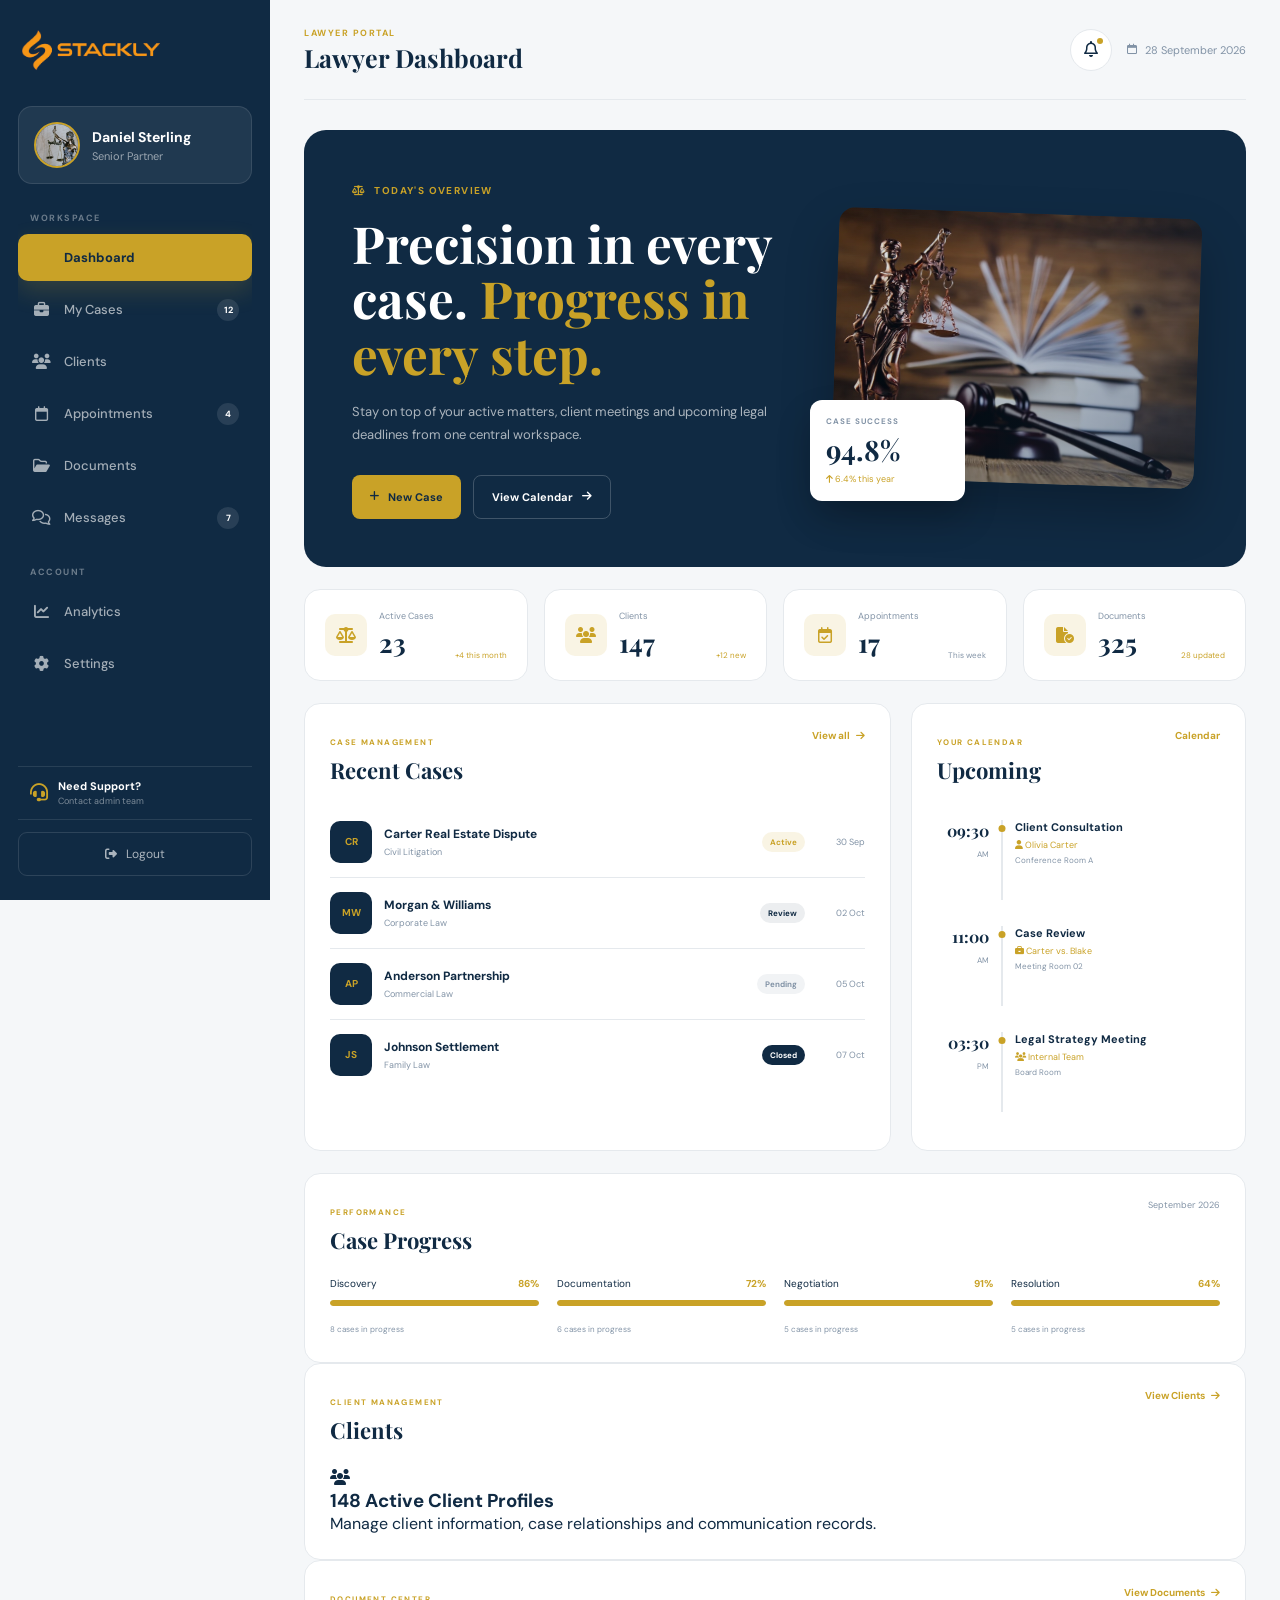
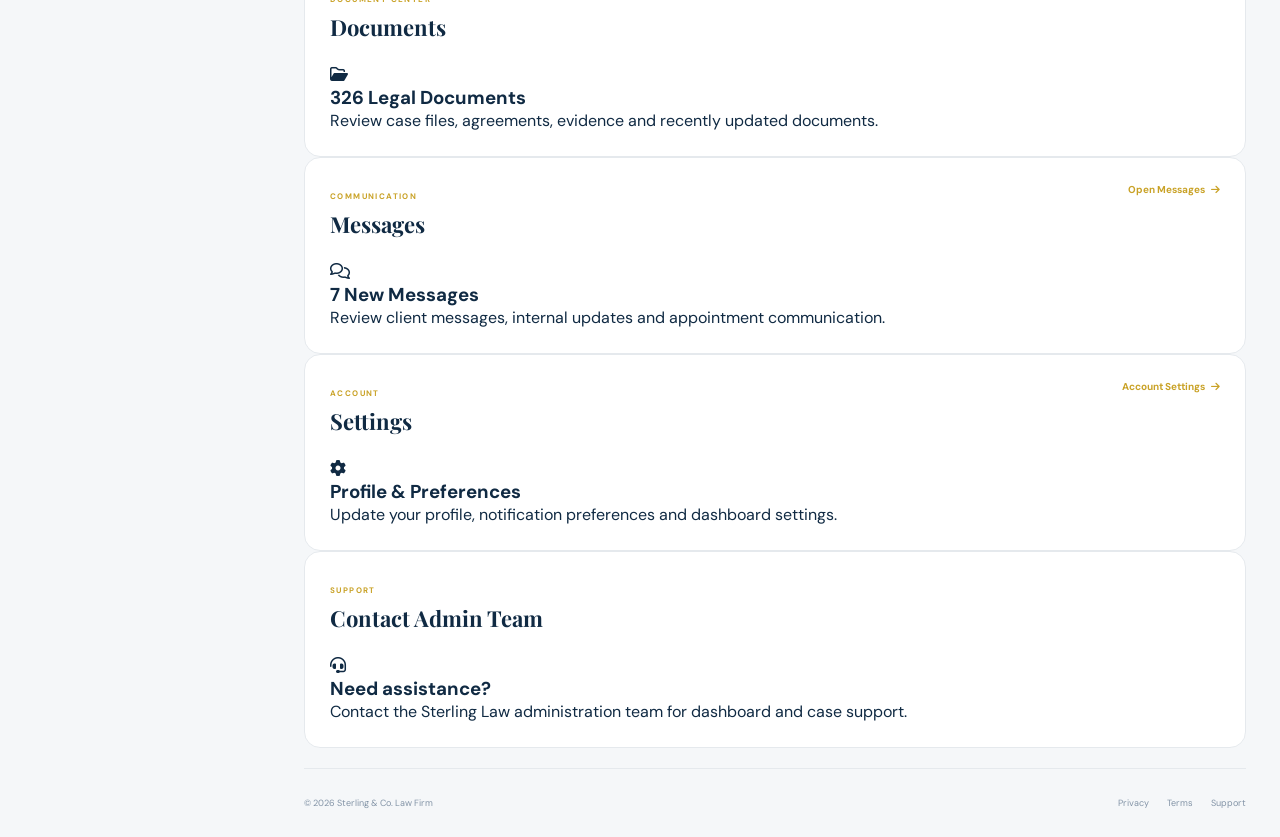
<file: lawyer.html>
<!DOCTYPE html>
<html lang="en">

<head>

    <meta charset="UTF-8">

    <meta
        name="viewport"
        content="width=device-width, initial-scale=1.0"
    >

    <title>Lawyer Dashboard | Sterling Law</title>

    <!-- Google Fonts -->
    <link rel="preconnect" href="https://fonts.googleapis.com">
    <link rel="preconnect" href="https://fonts.gstatic.com" crossorigin>

    <link
        href="https://fonts.googleapis.com/css2?family=DM+Sans:wght@400;500;600;700&family=Playfair+Display:wght@500;600;700&display=swap"
        rel="stylesheet"
    >

    <!-- Font Awesome -->
    <link
        rel="stylesheet"
        href="https://cdnjs.cloudflare.com/ajax/libs/font-awesome/6.5.2/css/all.min.css"
    >

    <!-- AOS -->
    <link
        rel="stylesheet"
        href="https://unpkg.com/aos@2.3.4/dist/aos.css"
    >

    <link rel="stylesheet" href="css/lawyer.css">

</head>


<body>

    <!-- MOBILE OVERLAY -->

    <div
        class="sidebar-overlay"
        id="sidebarOverlay"
    ></div>


    <!-- SIDEBAR -->

    <aside
        class="dashboard-sidebar"
        id="dashboardSidebar"
    >

        <div class="sidebar-top">

            <a
                href="#dashboard"
                class="dashboard-logo"
                data-section="dashboard"
            >

                <img
                    src="assets/img.webp"
                    alt="Sterling Law"
                >

            </a>


            <button
                class="sidebar-close"
                id="sidebarClose"
                type="button"
                aria-label="Close sidebar"
                title="Close sidebar"
            >

                <i class="fa-solid fa-xmark"></i>

            </button>

        </div>


        <!-- LAWYER PROFILE -->

        <div class="lawyer-profile">

            <div class="profile-image">

                <img
                    src="assets/img11.webp"
                    alt="Lawyer profile"
                >

            </div>


            <div class="profile-info">

                <h3>Daniel Sterling</h3>

                <span>Senior Partner</span>

            </div>

        </div>


        <!-- NAVIGATION -->

        <nav class="dashboard-nav">

            <p class="nav-label">
                WORKSPACE
            </p>


            <a
                href="#dashboard"
                class="dashboard-link active"
                data-section="dashboard"
            >

                <i class="fa-solid fa-grid-2"></i>

                <span>Dashboard</span>

            </a>


            <a
                href="#my-cases"
                class="dashboard-link"
                data-section="my-cases"
            >

                <i class="fa-solid fa-briefcase"></i>

                <span>My Cases</span>

                <b>12</b>

            </a>


            <a
                href="#clients"
                class="dashboard-link"
                data-section="clients"
            >

                <i class="fa-solid fa-users"></i>

                <span>Clients</span>

            </a>


            <a
                href="#appointments"
                class="dashboard-link"
                data-section="appointments"
            >

                <i class="fa-regular fa-calendar"></i>

                <span>Appointments</span>

                <b>4</b>

            </a>


            <a
                href="#documents"
                class="dashboard-link"
                data-section="documents"
            >

                <i class="fa-regular fa-folder-open"></i>

                <span>Documents</span>

            </a>


            <a
                href="#messages"
                class="dashboard-link"
                data-section="messages"
            >

                <i class="fa-regular fa-comments"></i>

                <span>Messages</span>

                <b>7</b>

            </a>


            <p class="nav-label nav-space">
                ACCOUNT
            </p>


            <a
                href="#analytics"
                class="dashboard-link"
                data-section="analytics"
            >

                <i class="fa-solid fa-chart-line"></i>

                <span>Analytics</span>

            </a>


            <a
                href="#settings"
                class="dashboard-link"
                data-section="settings"
            >

                <i class="fa-solid fa-gear"></i>

                <span>Settings</span>

            </a>

        </nav>


        <!-- SIDEBAR BOTTOM -->

        <div class="sidebar-bottom">


            <a
                href="#support"
                class="support-card"
                data-section="support"
            >

                <i class="fa-solid fa-headset"></i>


                <div>

                    <strong>
                        Need Support?
                    </strong>

                    <span>
                        Contact admin team
                    </span>

                </div>

            </a>


            <button
                class="logout-btn"
                id="logoutBtn"
                type="button"
            >

                <i class="fa-solid fa-right-from-bracket"></i>

                <span>
                    Logout
                </span>

            </button>

        </div>

    </aside>


    <!-- MAIN -->

    <main class="dashboard-main">


        <!-- HEADER -->

        <header class="dashboard-header">

            <div class="header-left">


                <button
                    class="menu-toggle"
                    id="menuToggle"
                    type="button"
                    aria-label="Open dashboard menu"
                    aria-expanded="false"
                    title="Open dashboard menu"
                >

                    <i class="fa-solid fa-bars"></i>

                </button>


                <div>

                    <span class="header-label">
                        LAWYER PORTAL
                    </span>

                    <h1>
                       Lawyer Dashboard
                    </h1>

                </div>

            </div>


            <div class="header-right">


                <button
                    class="header-icon"
                    id="notificationBtn"
                    type="button"
                    aria-label="Notifications"
                    title="Notifications"
                >

                    <i class="fa-regular fa-bell"></i>

                    <span></span>

                </button>


                <div class="header-date">

                    <i class="fa-regular fa-calendar"></i>

                    <span>
                        28 September 2026
                    </span>

                </div>

            </div>

        </header>


        <!-- DASHBOARD SECTION -->

        <section
            class="dashboard-page-section"
            id="dashboard"
        >

            <!-- HERO -->

            <section
                class="dashboard-hero"
                data-aos="fade-up"
            >

                <div class="hero-content">

                    <span class="hero-eyebrow">

                        <i class="fa-solid fa-scale-balanced"></i>

                        TODAY'S OVERVIEW

                    </span>


                    <h2>

                        Precision in every case.

                        <em>
                            Progress in every step.
                        </em>

                    </h2>


                    <p>

                        Stay on top of your active matters,
                        client meetings and upcoming legal
                        deadlines from one central workspace.

                    </p>


                    <div class="hero-actions">


                        <a
                            href="404.html"
                            class="primary-btn"
                            data-section="my-cases"
                        >

                            <i class="fa-solid fa-plus"></i>

                            New Case

                        </a>


                        <a
                            href="404.html"
                            class="secondary-btn"
                            data-section="appointments"
                        >

                            View Calendar

                            <i class="fa-solid fa-arrow-right"></i>

                        </a>

                    </div>

                </div>


                <div class="hero-visual">

                    <div class="hero-image-wrap">

                        <img
                            src="assets/img6.webp"
                            alt="Law books and legal documents"
                        >

                    </div>


                    <div class="hero-floating-card">

                        <span>
                            CASE SUCCESS
                        </span>

                        <strong>
                            94.8%
                        </strong>

                        <small>

                            <i class="fa-solid fa-arrow-up"></i>

                            6.4% this year

                        </small>

                    </div>

                </div>

            </section>


            <!-- STATISTICS -->

            <section class="stats-grid">

                <div
                    class="stat-card"
                    data-aos="fade-up"
                    data-aos-delay="100"
                >

                    <div class="stat-icon">
                        <i class="fa-solid fa-scale-balanced"></i>
                    </div>

                    <div class="stat-info">

                        <span>
                            Active Cases
                        </span>

                        <strong
                            class="counter"
                            data-target="24"
                        >
                            0
                        </strong>

                    </div>

                    <small class="positive">
                        +4 this month
                    </small>

                </div>


                <div
                    class="stat-card"
                    data-aos="fade-up"
                    data-aos-delay="200"
                >

                    <div class="stat-icon">
                        <i class="fa-solid fa-users"></i>
                    </div>

                    <div class="stat-info">

                        <span>
                            Clients
                        </span>

                        <strong
                            class="counter"
                            data-target="148"
                        >
                            0
                        </strong>

                    </div>

                    <small class="positive">
                        +12 new
                    </small>

                </div>


                <div
                    class="stat-card"
                    data-aos="fade-up"
                    data-aos-delay="300"
                >

                    <div class="stat-icon">
                        <i class="fa-regular fa-calendar-check"></i>
                    </div>

                    <div class="stat-info">

                        <span>
                            Appointments
                        </span>

                        <strong
                            class="counter"
                            data-target="18"
                        >
                            0
                        </strong>

                    </div>

                    <small>
                        This week
                    </small>

                </div>


                <div
                    class="stat-card"
                    data-aos="fade-up"
                    data-aos-delay="400"
                >

                    <div class="stat-icon">
                        <i class="fa-solid fa-file-circle-check"></i>
                    </div>

                    <div class="stat-info">

                        <span>
                            Documents
                        </span>

                        <strong
                            class="counter"
                            data-target="326"
                        >
                            0
                        </strong>

                    </div>

                    <small class="positive">
                        28 updated
                    </small>

                </div>

            </section>


            <!-- CASES + APPOINTMENTS -->

            <section class="dashboard-grid">


                <!-- MY CASES -->

                <div
                    class="panel cases-panel"
                    id="my-cases"
                    data-aos="fade-up"
                >

                    <div class="panel-heading">

                        <div>

                            <span class="panel-eyebrow">
                                CASE MANAGEMENT
                            </span>

                            <h2>
                                Recent Cases
                            </h2>

                        </div>


                        <a href="404.html">
                            View all
                            <i class="fa-solid fa-arrow-right"></i>
                        </a>

                    </div>


                    <div class="case-list">


                        <article class="case-item">

                            <div class="case-mark">
                                <span>CR</span>
                            </div>

                            <div class="case-details">

                                <h3>
                                    Carter Real Estate Dispute
                                </h3>

                                <p>
                                    Civil Litigation
                                </p>

                            </div>

                            <div class="case-status active-status">
                                Active
                            </div>

                            <div class="case-date">
                                30 Sep
                            </div>

                        </article>


                        <article class="case-item">

                            <div class="case-mark">
                                <span>MW</span>
                            </div>

                            <div class="case-details">

                                <h3>
                                    Morgan &amp; Williams
                                </h3>

                                <p>
                                    Corporate Law
                                </p>

                            </div>

                            <div class="case-status review-status">
                                Review
                            </div>

                            <div class="case-date">
                                02 Oct
                            </div>

                        </article>


                        <article class="case-item">

                            <div class="case-mark">
                                <span>AP</span>
                            </div>

                            <div class="case-details">

                                <h3>
                                    Anderson Partnership
                                </h3>

                                <p>
                                    Commercial Law
                                </p>

                            </div>

                            <div class="case-status pending-status">
                                Pending
                            </div>

                            <div class="case-date">
                                05 Oct
                            </div>

                        </article>


                        <article class="case-item">

                            <div class="case-mark">
                                <span>JS</span>
                            </div>

                            <div class="case-details">

                                <h3>
                                    Johnson Settlement
                                </h3>

                                <p>
                                    Family Law
                                </p>

                            </div>

                            <div class="case-status closed-status">
                                Closed
                            </div>

                            <div class="case-date">
                                07 Oct
                            </div>

                        </article>

                    </div>

                </div>


                <!-- APPOINTMENTS -->

                <div
                    class="panel appointments-panel"
                    id="appointments"
                    data-aos="fade-up"
                    data-aos-delay="150"
                >

                    <div class="panel-heading">

                        <div>

                            <span class="panel-eyebrow">
                                YOUR CALENDAR
                            </span>

                            <h2>
                                Upcoming
                            </h2>

                        </div>


                        <a href="404.html">
                            Calendar
                        </a>

                    </div>


                    <div class="appointment-list">


                        <article class="appointment">

                            <div class="appointment-time">

                                <strong>
                                    09:30
                                </strong>

                                <span>
                                    AM
                                </span>

                            </div>


                            <div class="appointment-line"></div>


                            <div class="appointment-info">

                                <h3>
                                    Client Consultation
                                </h3>

                                <p>

                                    <i class="fa-solid fa-user"></i>

                                    Olivia Carter

                                </p>

                                <span>
                                    Conference Room A
                                </span>

                            </div>

                        </article>


                        <article class="appointment">

                            <div class="appointment-time">

                                <strong>
                                    11:00
                                </strong>

                                <span>
                                    AM
                                </span>

                            </div>


                            <div class="appointment-line"></div>


                            <div class="appointment-info">

                                <h3>
                                    Case Review
                                </h3>

                                <p>

                                    <i class="fa-solid fa-briefcase"></i>

                                    Carter vs. Blake

                                </p>

                                <span>
                                    Meeting Room 02
                                </span>

                            </div>

                        </article>


                        <article class="appointment">

                            <div class="appointment-time">

                                <strong>
                                    03:30
                                </strong>

                                <span>
                                    PM
                                </span>

                            </div>


                            <div class="appointment-line"></div>


                            <div class="appointment-info">

                                <h3>
                                    Legal Strategy Meeting
                                </h3>

                                <p>

                                    <i class="fa-solid fa-users"></i>

                                    Internal Team

                                </p>

                                <span>
                                    Board Room
                                </span>

                            </div>

                        </article>

                    </div>

                </div>

            </section>


            <!-- PERFORMANCE -->

            <section
                class="progress-section"
                id="analytics"
                data-aos="fade-up"
            >

                <div class="section-heading">

                    <div>

                        <span class="panel-eyebrow">
                            PERFORMANCE
                        </span>

                        <h2>
                            Case Progress
                        </h2>

                    </div>

                    <span class="period">
                        September 2026
                    </span>

                </div>


                <div class="progress-grid">


                    <div class="progress-card">

                        <div class="progress-top">

                            <span>
                                Discovery
                            </span>

                            <strong>
                                86%
                            </strong>

                        </div>

                        <div class="progress-bar">
                            <span class="progress-discovery"></span>
                        </div>

                        <small>
                            8 cases in progress
                        </small>

                    </div>


                    <div class="progress-card">

                        <div class="progress-top">

                            <span>
                                Documentation
                            </span>

                            <strong>
                                72%
                            </strong>

                        </div>

                        <div class="progress-bar">
                            <span class="progress-documentation"></span>
                        </div>

                        <small>
                            6 cases in progress
                        </small>

                    </div>


                    <div class="progress-card">

                        <div class="progress-top">

                            <span>
                                Negotiation
                            </span>

                            <strong>
                                91%
                            </strong>

                        </div>

                        <div class="progress-bar">
                            <span class="progress-negotiation"></span>
                        </div>

                        <small>
                            5 cases in progress
                        </small>

                    </div>


                    <div class="progress-card">

                        <div class="progress-top">

                            <span>
                                Resolution
                            </span>

                            <strong>
                                64%
                            </strong>

                        </div>

                        <div class="progress-bar">
                            <span class="progress-resolution"></span>
                        </div>

                        <small>
                            5 cases in progress
                        </small>

                    </div>

                </div>

            </section>

        </section>


        <!-- CLIENTS -->

        <section
            class="dashboard-extra-section"
            id="clients"
            data-aos="fade-up"
        >

            <div class="panel">

                <div class="panel-heading">

                    <div>

                        <span class="panel-eyebrow">
                            CLIENT MANAGEMENT
                        </span>

                        <h2>
                            Clients
                        </h2>

                    </div>

                    <a href="404.html">
                        View Clients
                        <i class="fa-solid fa-arrow-right"></i>
                    </a>

                </div>


                <div class="extra-content">

                    <div class="extra-icon">
                        <i class="fa-solid fa-users"></i>
                    </div>

                    <div>

                        <h3>
                            148 Active Client Profiles
                        </h3>

                        <p>
                            Manage client information,
                            case relationships and
                            communication records.
                        </p>

                    </div>

                </div>

            </div>

        </section>


        <!-- DOCUMENTS -->

        <section
            class="dashboard-extra-section"
            id="documents"
            data-aos="fade-up"
        >

            <div class="panel">

                <div class="panel-heading">

                    <div>

                        <span class="panel-eyebrow">
                            DOCUMENT CENTER
                        </span>

                        <h2>
                            Documents
                        </h2>

                    </div>

                    <a href="404.html">
                        View Documents
                        <i class="fa-solid fa-arrow-right"></i>
                    </a>

                </div>


                <div class="extra-content">

                    <div class="extra-icon">
                        <i class="fa-regular fa-folder-open"></i>
                    </div>

                    <div>

                        <h3>
                            326 Legal Documents
                        </h3>

                        <p>
                            Review case files,
                            agreements, evidence and
                            recently updated documents.
                        </p>

                    </div>

                </div>

            </div>

        </section>


        <!-- MESSAGES -->

        <section
            class="dashboard-extra-section"
            id="messages"
            data-aos="fade-up"
        >

            <div class="panel">

                <div class="panel-heading">

                    <div>

                        <span class="panel-eyebrow">
                            COMMUNICATION
                        </span>

                        <h2>
                            Messages
                        </h2>

                    </div>

                    <a href="404.html">
                        Open Messages
                        <i class="fa-solid fa-arrow-right"></i>
                    </a>

                </div>


                <div class="extra-content">

                    <div class="extra-icon">
                        <i class="fa-regular fa-comments"></i>
                    </div>

                    <div>

                        <h3>
                            7 New Messages
                        </h3>

                        <p>
                            Review client messages,
                            internal updates and
                            appointment communication.
                        </p>

                    </div>

                </div>

            </div>

        </section>


        <!-- SETTINGS -->

        <section
            class="dashboard-extra-section"
            id="settings"
            data-aos="fade-up"
        >

            <div class="panel">

                <div class="panel-heading">

                    <div>

                        <span class="panel-eyebrow">
                            ACCOUNT
                        </span>

                        <h2>
                            Settings
                        </h2>

                    </div>

                    <a href="404.html">
                        Account Settings
                        <i class="fa-solid fa-arrow-right"></i>
                    </a>

                </div>


                <div class="extra-content">

                    <div class="extra-icon">
                        <i class="fa-solid fa-gear"></i>
                    </div>

                    <div>

                        <h3>
                            Profile &amp; Preferences
                        </h3>

                        <p>
                            Update your profile,
                            notification preferences
                            and dashboard settings.
                        </p>

                    </div>

                </div>

            </div>

        </section>


        <!-- SUPPORT -->

        <section
            class="dashboard-extra-section"
            id="support"
            data-aos="fade-up"
        >

            <div class="panel">

                <div class="panel-heading">

                    <div>

                        <span class="panel-eyebrow">
                            SUPPORT
                        </span>

                        <h2>
                            Contact Admin Team
                        </h2>

                    </div>

                </div>


                <div class="extra-content">

                    <div class="extra-icon">
                        <i class="fa-solid fa-headset"></i>
                    </div>

                    <div>

                        <h3>
                            Need assistance?
                        </h3>

                        <p>
                            Contact the Sterling Law
                            administration team for
                            dashboard and case support.
                        </p>

                    </div>

                </div>

            </div>

        </section>


        <!-- FOOTER -->

        <footer class="dashboard-footer">

            <span>
                © 2026 Sterling &amp; Co. Law Firm
            </span>


            <div>

                <a href="404.html">
                    Privacy
                </a>

                <a href="404.html">
                    Terms
                </a>

                <a href="404.html">
                    Support
                </a>

            </div>

        </footer>


    </main>


    <!-- AOS -->

    <script src="https://unpkg.com/aos@2.3.4/dist/aos.js"></script>

    <script src="js/lawyer.js"></script>

</body>

</html>
</file>
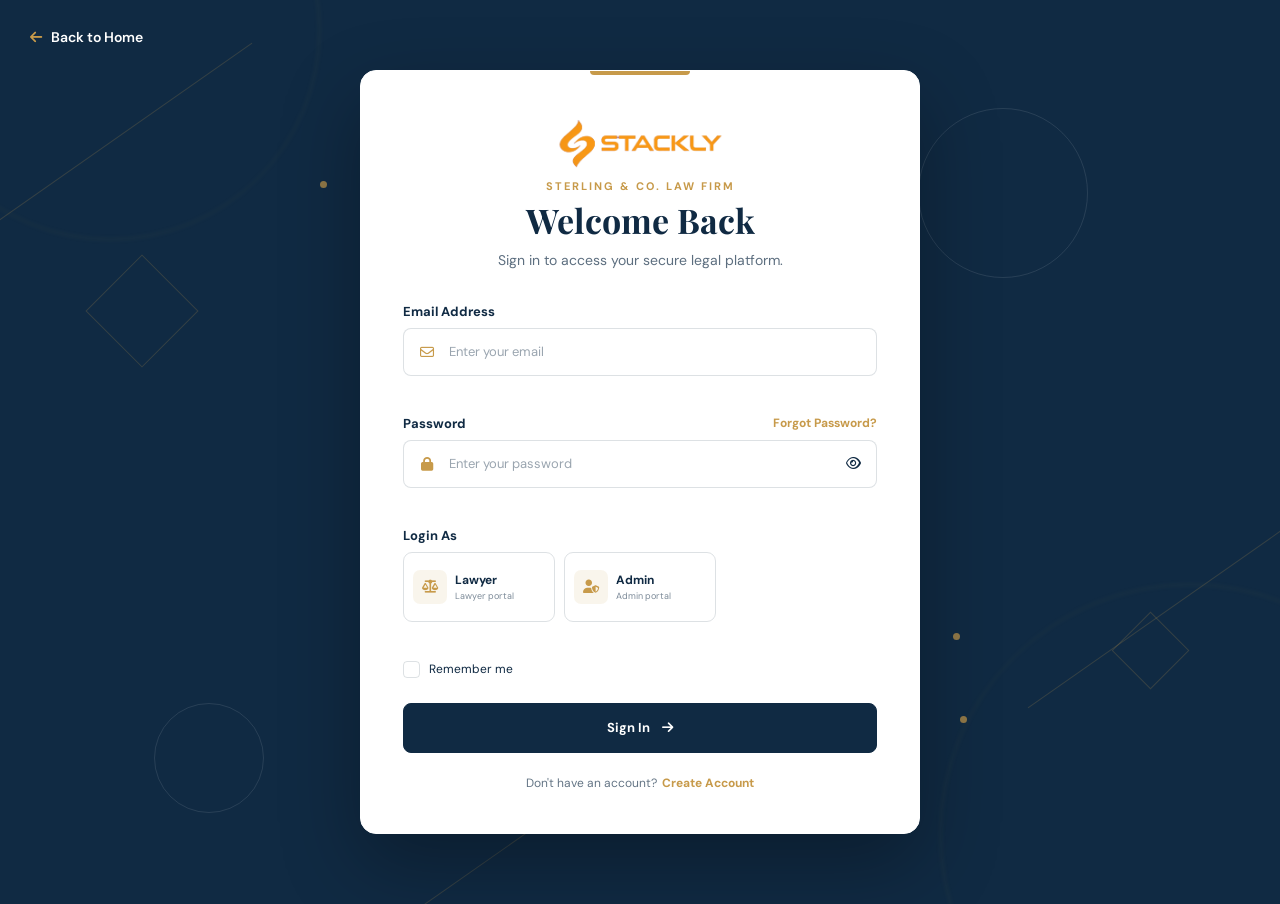
<file: login.html>
<!DOCTYPE html>
<html lang="en">
<head>
    <meta charset="UTF-8">
    <meta name="viewport" content="width=device-width, initial-scale=1.0">

    <meta
        name="description"
        content="Secure login for Sterling & Co. Law Firm">

    <title>Login | Sterling & Co. Law Firm</title>

    <!-- Google Fonts -->
    <link rel="preconnect" href="https://fonts.googleapis.com">
    <link rel="preconnect" href="https://fonts.gstatic.com" crossorigin>

    <link
        href="https://fonts.googleapis.com/css2?family=DM+Sans:wght@400;500;600;700&family=Playfair+Display:wght@500;600;700&display=swap"
        rel="stylesheet">

    <!-- AOS -->
    <link
        href="https://unpkg.com/aos@2.3.1/dist/aos.css"
        rel="stylesheet">

    <!-- Font Awesome -->
    <link
        rel="stylesheet"
        href="https://cdnjs.cloudflare.com/ajax/libs/font-awesome/6.5.2/css/all.min.css">

    <!-- Custom CSS -->
    <link rel="stylesheet" href="css/login.css">
</head>

<body>

<main>

    <section class="login-page">

        <!-- Animated Background -->
        <div class="animated-background" aria-hidden="true">

            <span class="glow glow-one"></span>
            <span class="glow glow-two"></span>

            <span class="legal-line line-one"></span>
            <span class="legal-line line-two"></span>
            <span class="legal-line line-three"></span>

            <span class="ring ring-one"></span>
            <span class="ring ring-two"></span>

            <span class="square square-one"></span>
            <span class="square square-two"></span>

            <span class="dot dot-one"></span>
            <span class="dot dot-two"></span>
            <span class="dot dot-three"></span>

        </div>

        <!-- Back Home -->
        <a href="index.html" class="back-home" aria-label="Back to home">
            <i class="fa-solid fa-arrow-left"></i>
            Back to Home
        </a>

        <!-- Login Card -->
        <div
            class="login-card"
            data-aos="zoom-in"
            data-aos-duration="1000">

            <div class="card-top-line"></div>

            <!-- Heading -->
            <div class="card-heading">

                <a href="index.html" class="logo" aria-label="Sterling & Co. Law Firm Home">
    <img
        src="assets/img.webp"
        alt="Sterling & Co. Law Firm"
    >
</a>

                <span class="form-label">
                    STERLING & CO. LAW FIRM
                </span>

                <h1>Welcome Back</h1>

                <p>
                    Sign in to access your secure legal platform.
                </p>

            </div>

            <!-- Login Form -->
            <form id="loginForm" novalidate>

                <!-- Email -->
                <div class="form-group">

                    <label for="email">
                        Email Address
                    </label>

                    <div class="input-box">

                        <i class="fa-regular fa-envelope"></i>

                        <input
                            type="email"
                            id="email"
                            name="email"
                            placeholder="Enter your email"
                            autocomplete="email">

                    </div>

                    <small
                        class="error-message"
                        id="emailError">
                    </small>

                </div>


                <!-- Password -->
                <div class="form-group">

                    <div class="password-label-row">

                        <label for="password">
                            Password
                        </label>

                        <a href="404.html">
                            Forgot Password?
                        </a>

                    </div>

                    <div class="input-box">

                        <i class="fa-solid fa-lock"></i>

                        <input
                            type="password"
                            id="password"
                            name="password"
                            placeholder="Enter your password"
                            autocomplete="current-password">

                        <button
                            type="button"
                            class="password-toggle"
                            id="passwordToggle"
                            aria-label="Show password">

                            <i class="fa-regular fa-eye"></i>

                        </button>

                    </div>

                    <small
                        class="error-message"
                        id="passwordError">
                    </small>

                </div>


                <!-- Role -->
                <div class="form-group">

                    <label>
                        Login As
                    </label>

                    <div class="role-options">



                        <label class="role-card">

                            <input
                                type="radio"
                                name="role"
                                value="lawyer">

                            <span class="role-content">

                                <span class="role-icon">
                                    <i class="fa-solid fa-scale-balanced"></i>
                                </span>

                                <span class="role-text">
                                    <strong>Lawyer</strong>
                                    <small>Lawyer portal</small>
                                </span>

                            </span>

                        </label>


                        <label class="role-card">

                            <input
                                type="radio"
                                name="role"
                                value="admin">

                            <span class="role-content">

                                <span class="role-icon">
                                    <i class="fa-solid fa-user-shield"></i>
                                </span>

                                <span class="role-text">
                                    <strong>Admin</strong>
                                    <small>Admin portal</small>
                                </span>

                            </span>

                        </label>

                    </div>

                    <small
                        class="error-message"
                        id="roleError">
                    </small>

                </div>


                <!-- Remember Me -->
                <div class="remember-row">

                    <label class="checkbox-label">

                        <input
                            type="checkbox"
                            id="remember">

                        <span class="custom-checkbox"></span>

                        <span>
                            Remember me
                        </span>

                    </label>

                </div>


                <!-- Login Button -->
                <button
                    type="submit"
                    class="login-btn">

                    <span>Sign In</span>

                    <i class="fa-solid fa-arrow-right"></i>

                </button>


                <!-- Signup -->
                <div class="signup-link">

                    <span>
                        Don't have an account?
                    </span>

                    <a href="signup.html">
                        Create Account
                    </a>

                </div>

            </form>

        </div>

    </section>

</main>


<!-- AOS JS -->
<script src="https://unpkg.com/aos@2.3.1/dist/aos.js"></script>

<!-- Custom JS -->
<script src="js/login.js"></script>

</body>
</html>
</file>
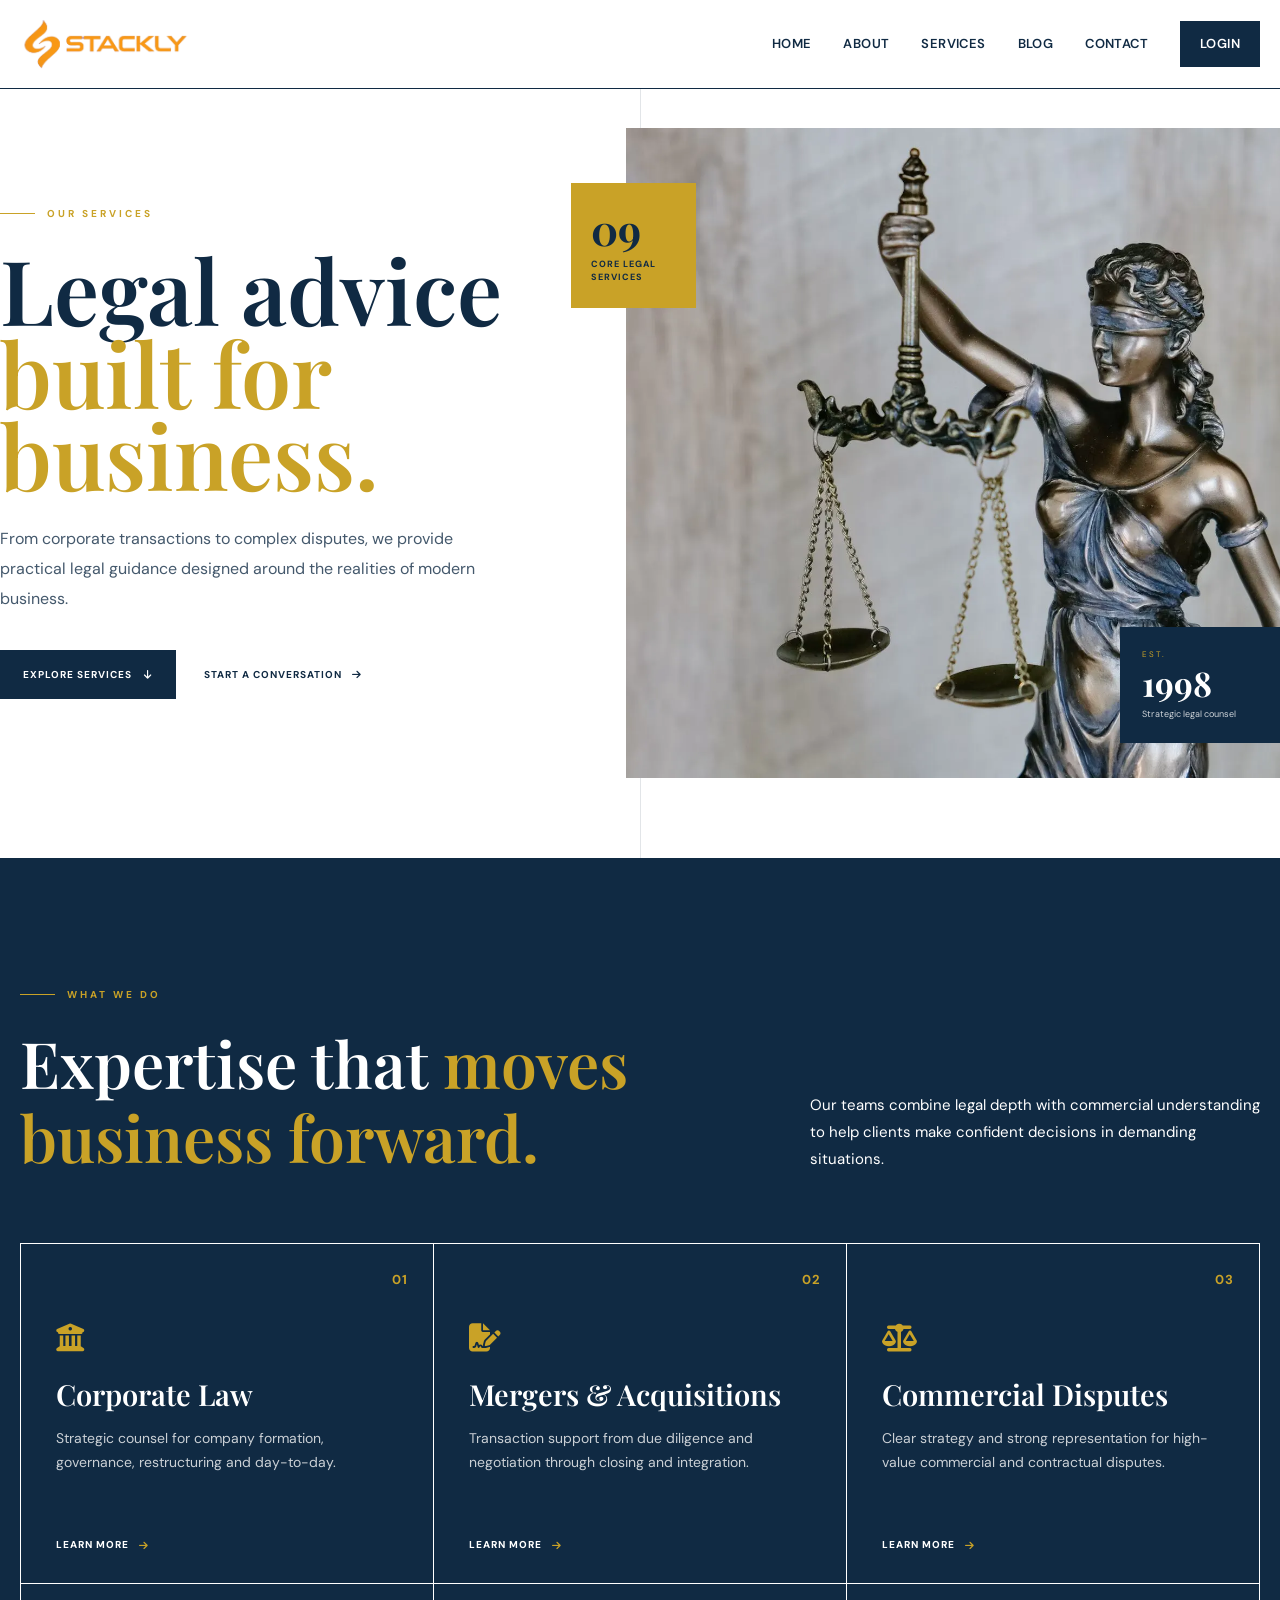
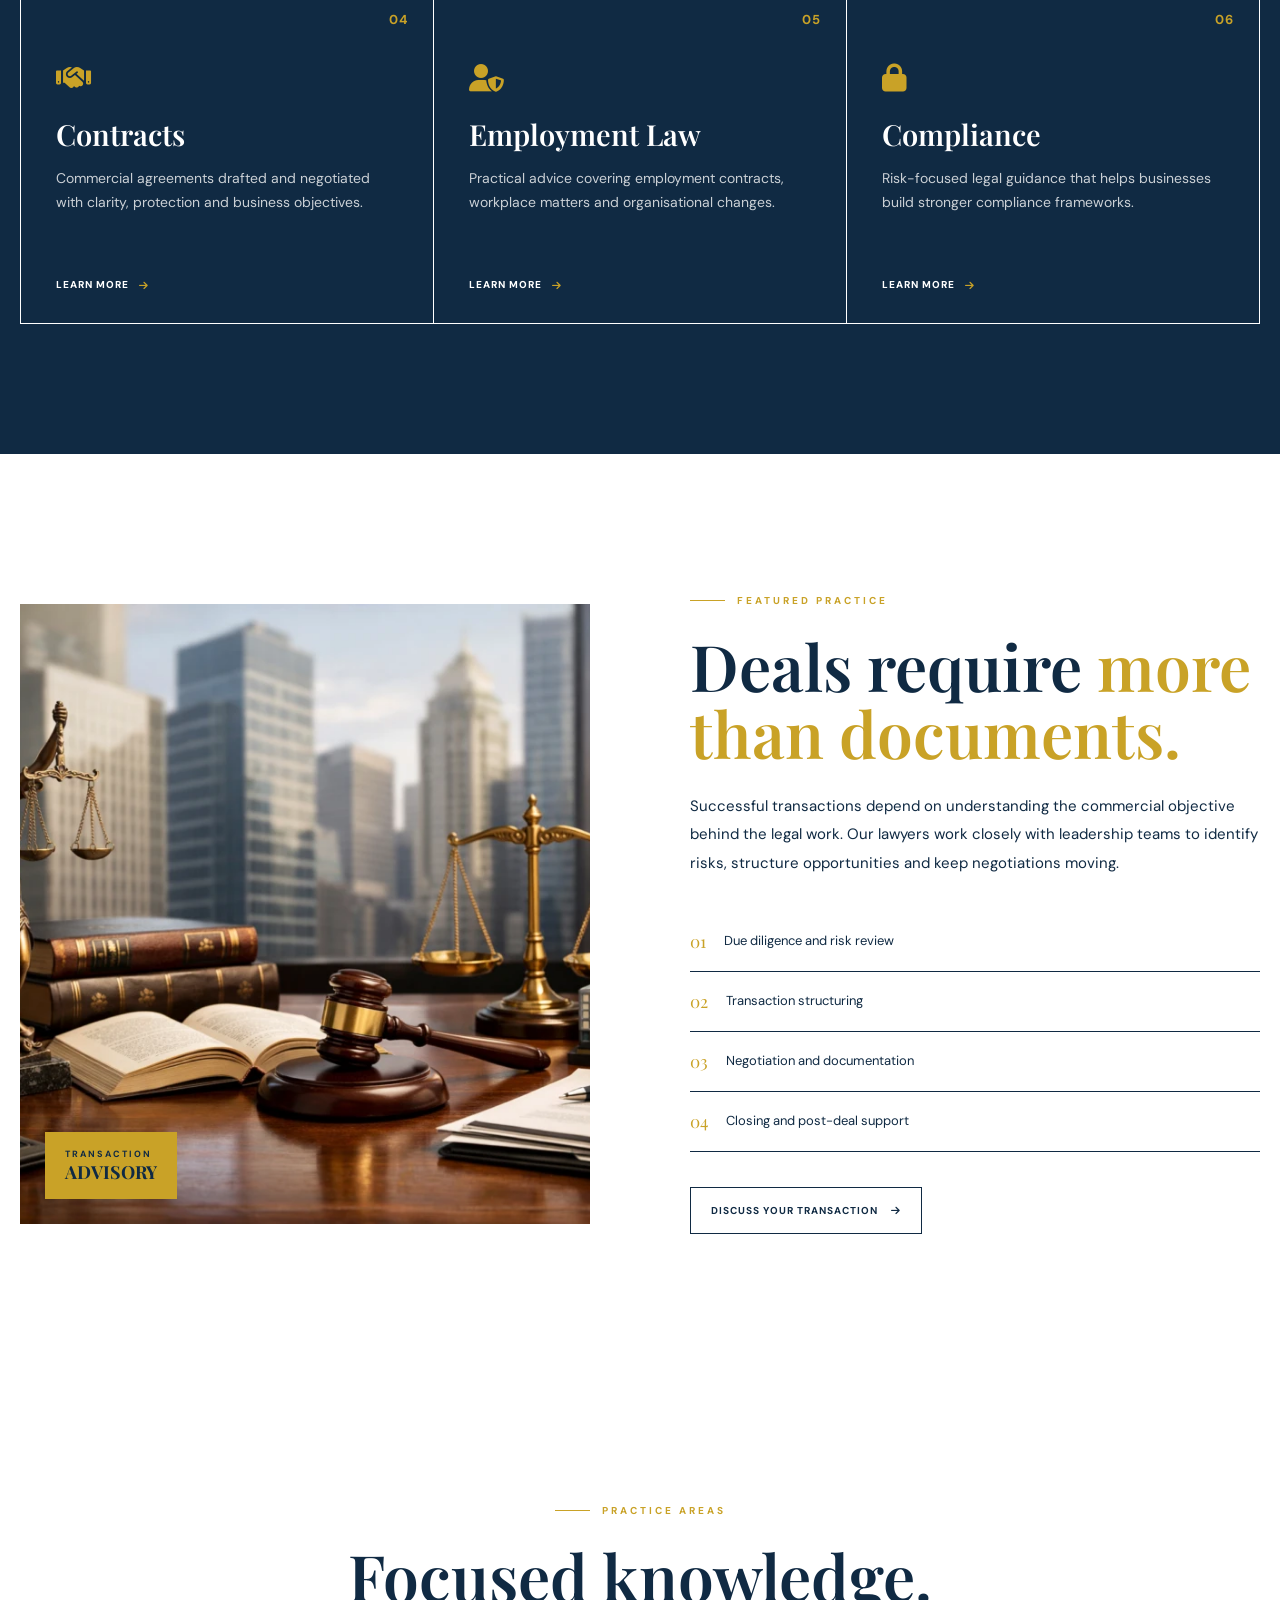
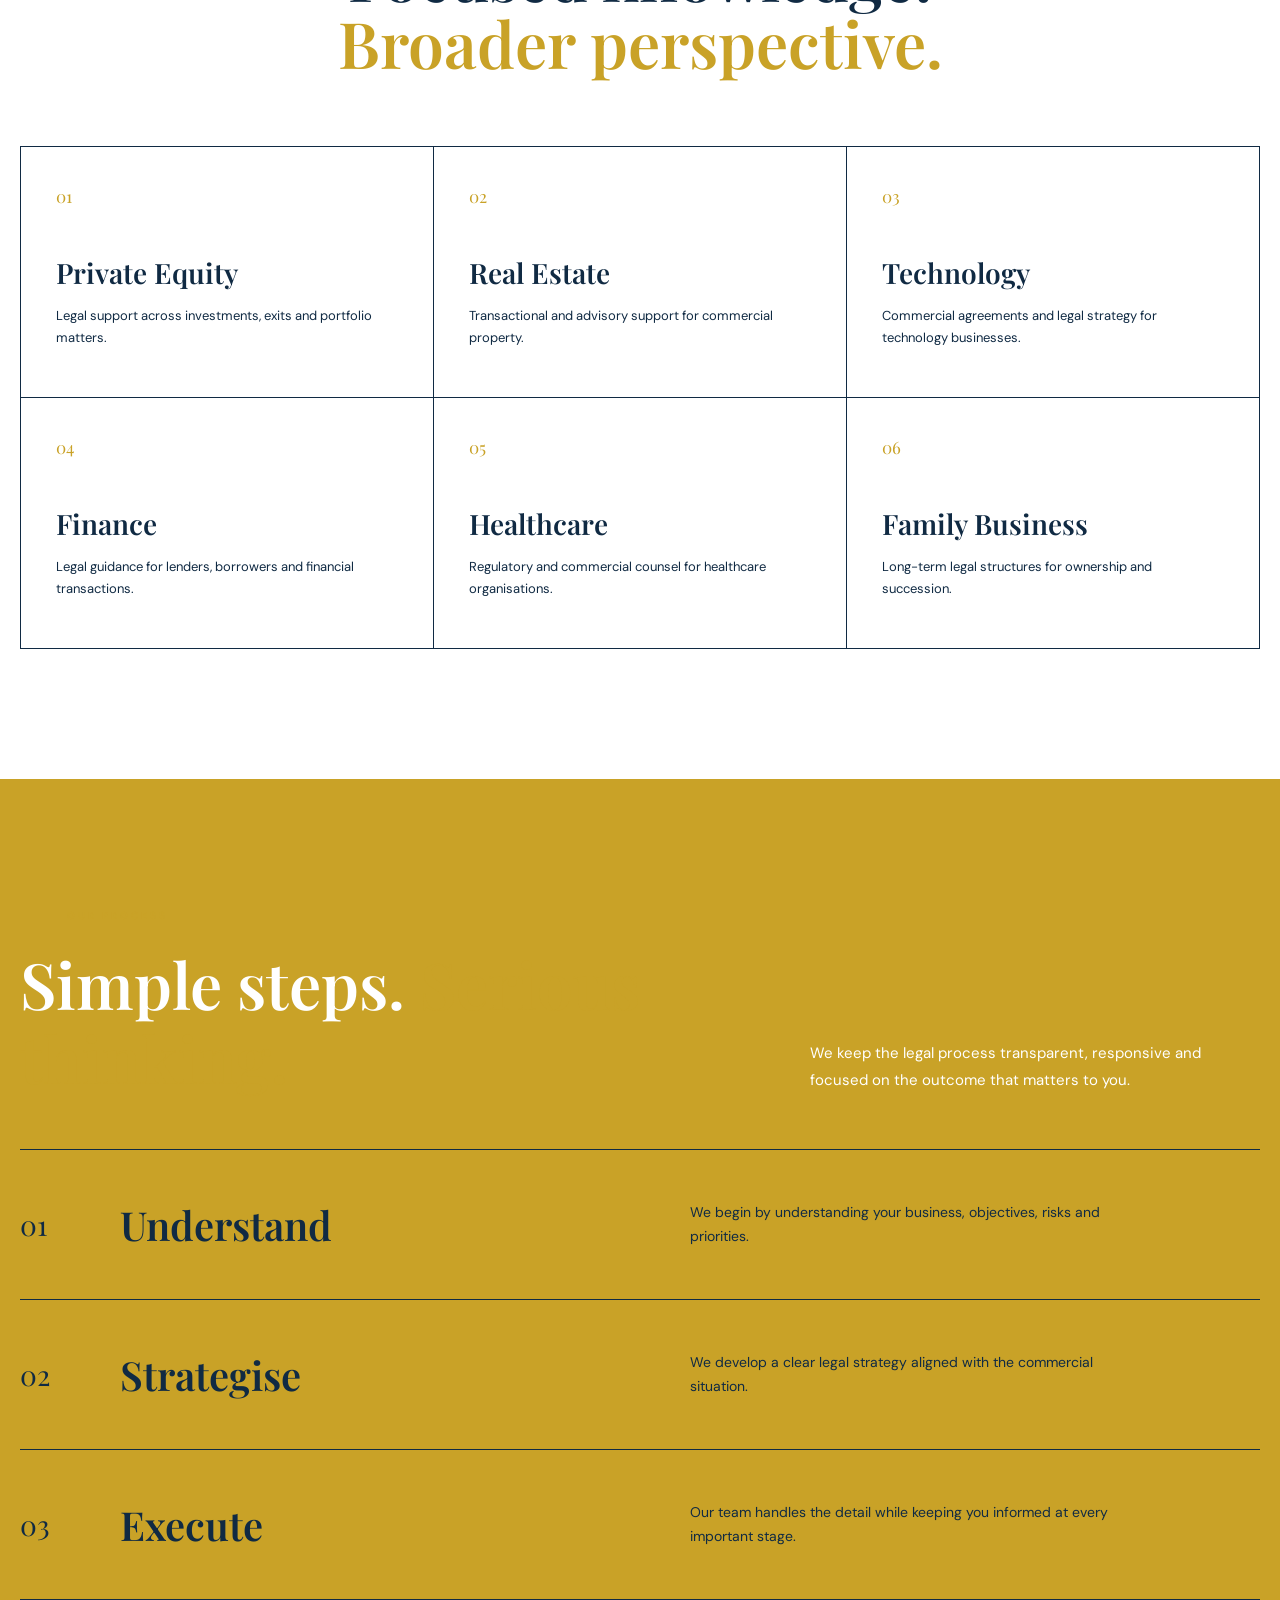
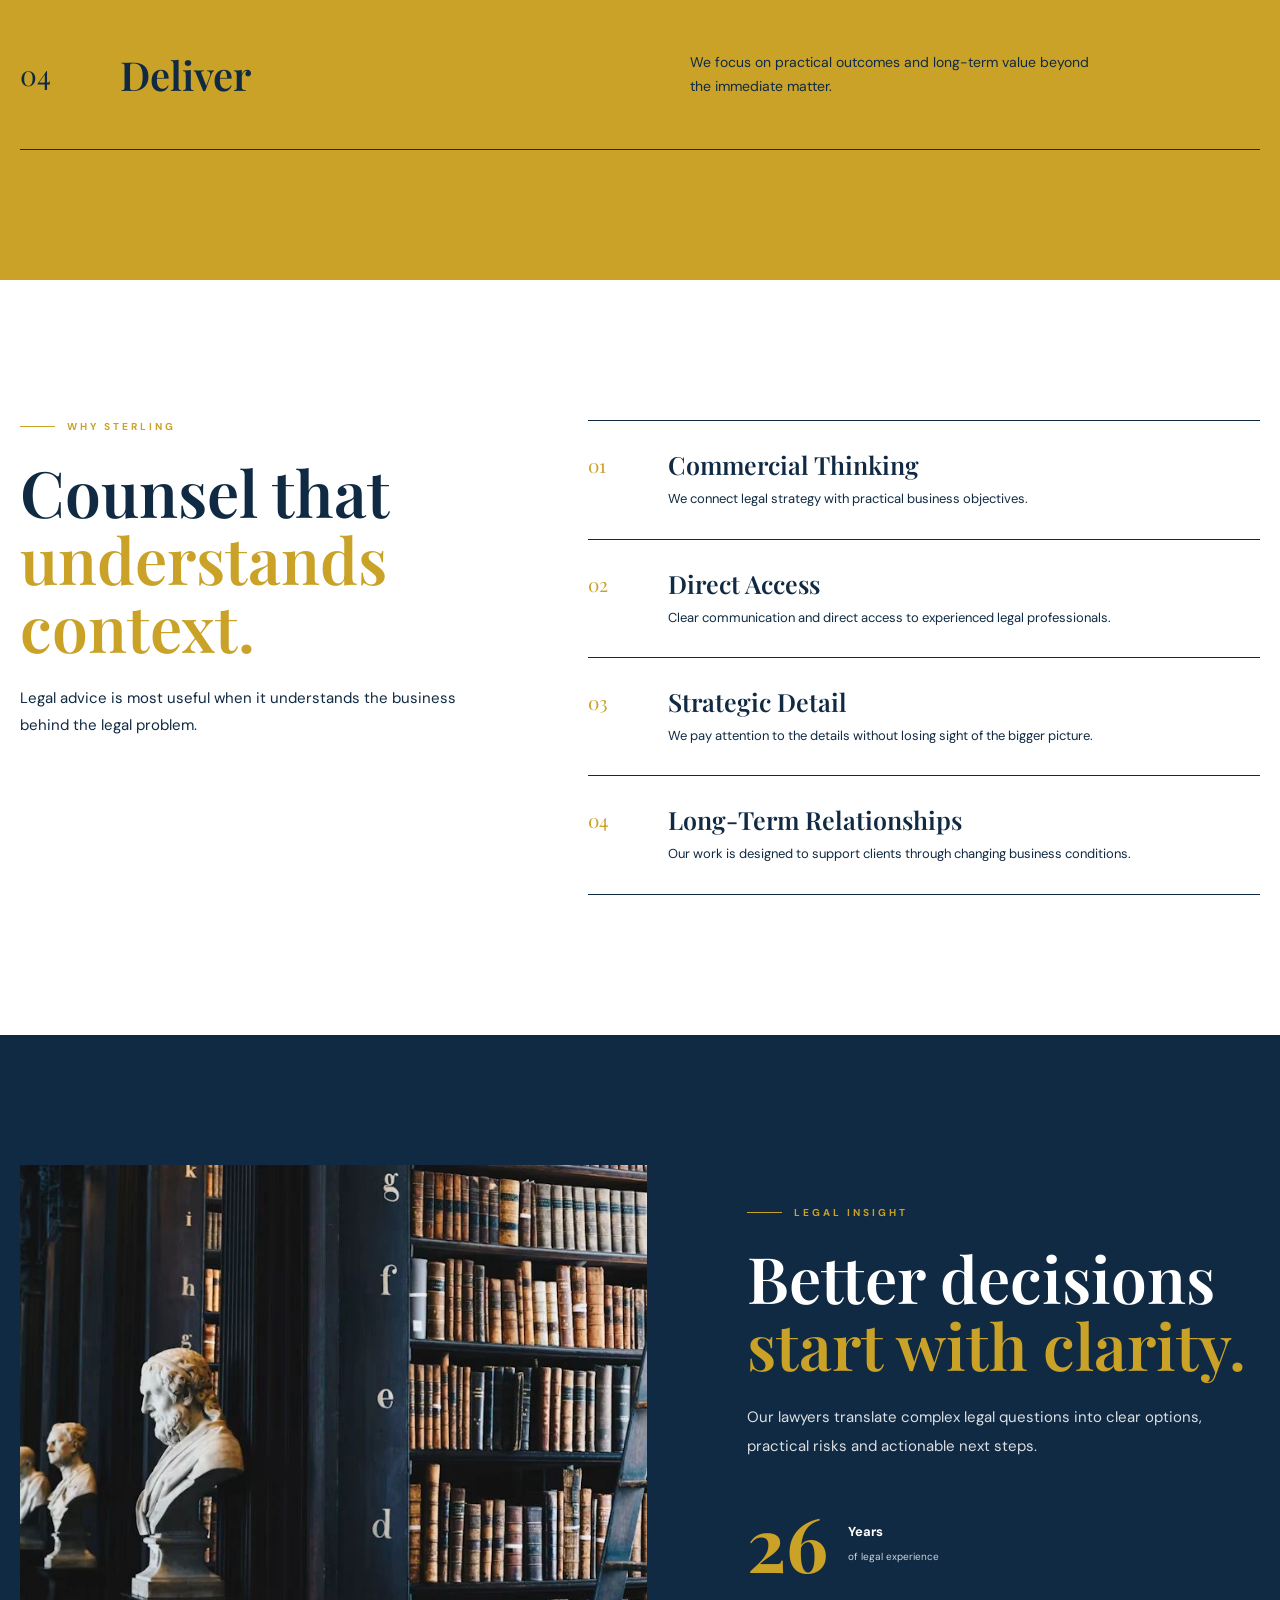
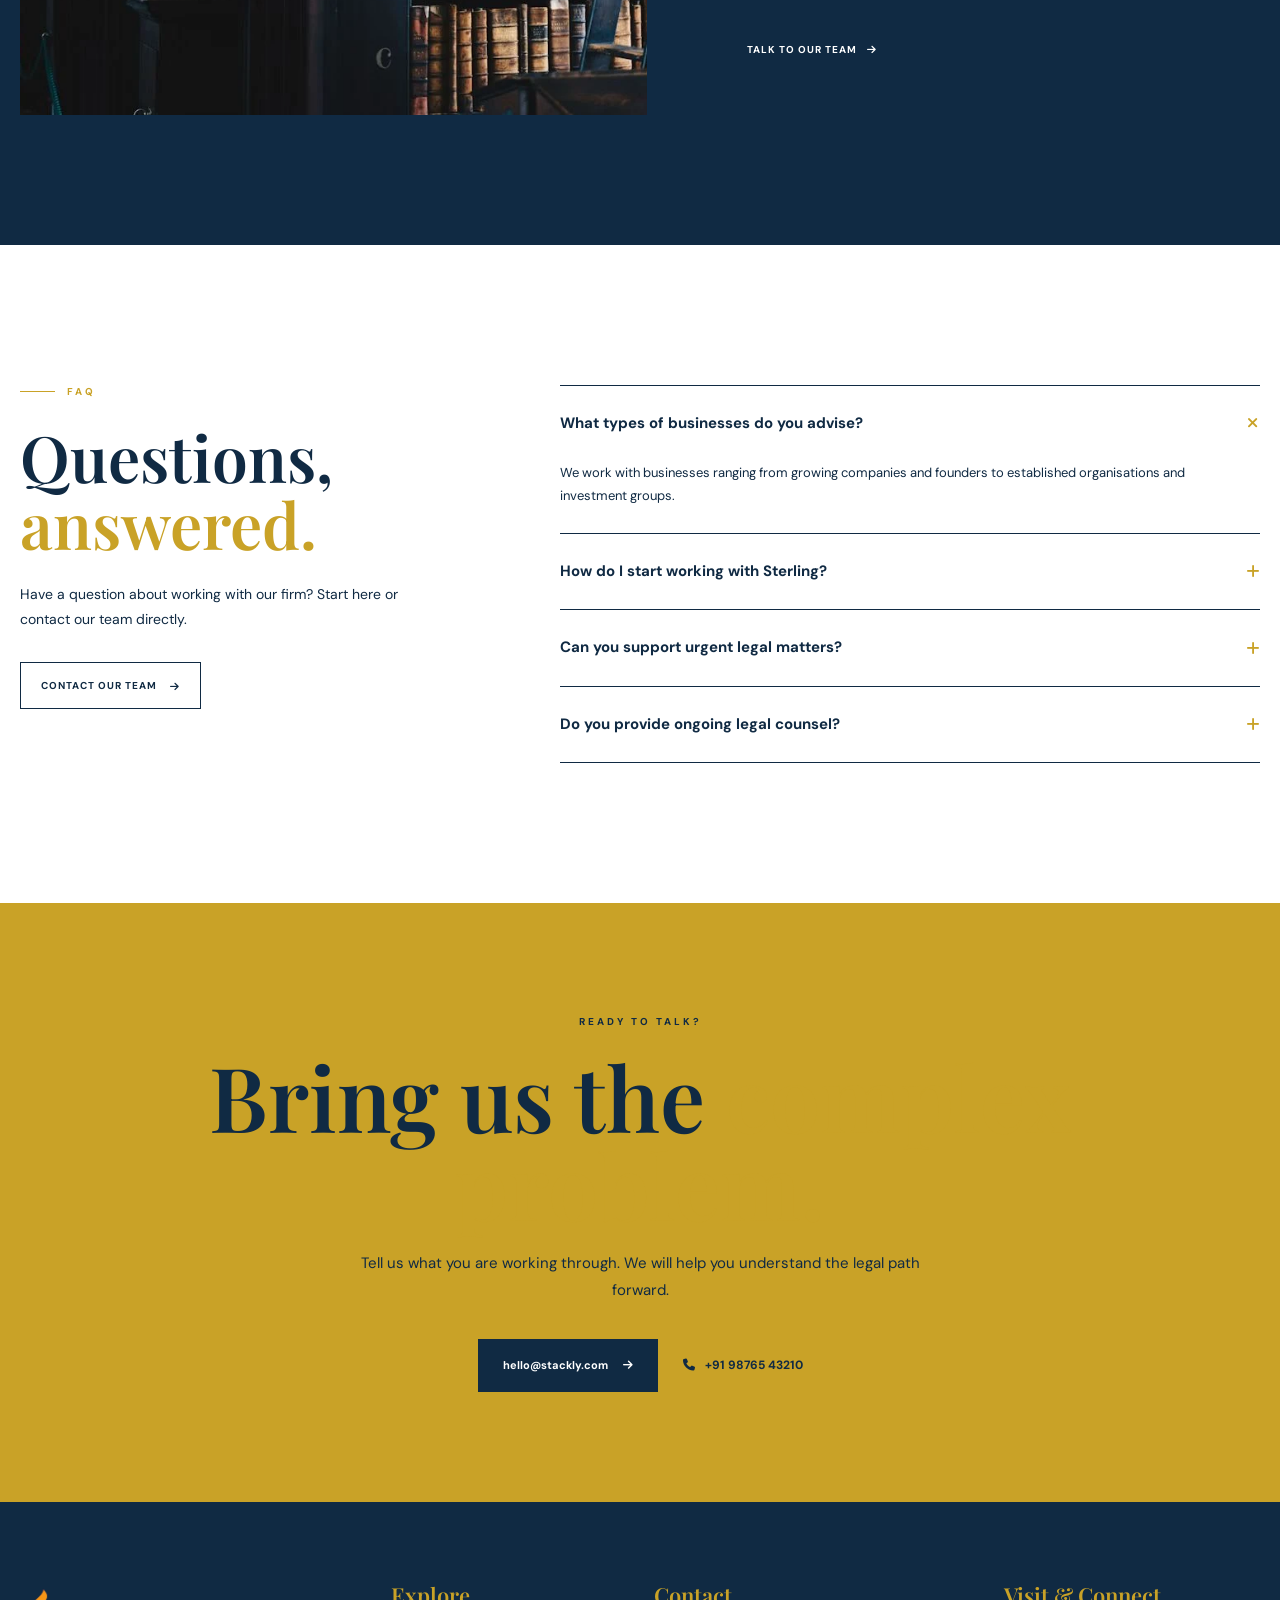
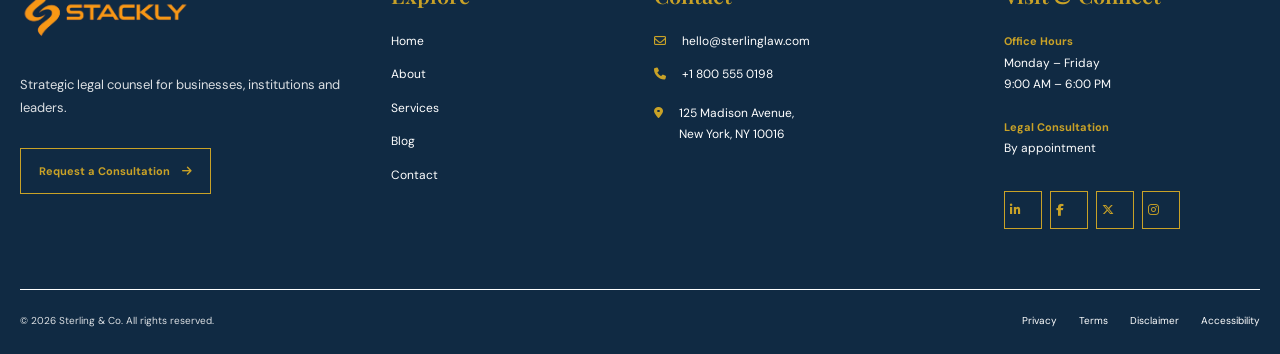
<file: services.html>
<!DOCTYPE html>
<html lang="en">
<head>
    <meta charset="UTF-8">
    <meta name="viewport" content="width=device-width, initial-scale=1.0">

    <title>Services | Sterling & Co. Law Firm</title>

    <meta name="description"
        content="Explore corporate, commercial, transactional and dispute resolution legal services offered by Sterling & Co. Law Firm.">

    <link rel="preconnect" href="https://fonts.googleapis.com">
    <link rel="preconnect" href="https://fonts.gstatic.com" crossorigin>

    <link href="https://fonts.googleapis.com/css2?family=DM+Sans:wght@400;500;600;700&family=Playfair+Display:wght@500;600;700&display=swap"
        rel="stylesheet">

    <link rel="stylesheet"
        href="https://unpkg.com/aos@2.3.1/dist/aos.css">

    <link rel="stylesheet"
        href="https://cdnjs.cloudflare.com/ajax/libs/font-awesome/6.5.2/css/all.min.css">

    <link rel="stylesheet" href="css/services.css">
</head>

<body>

<header class="site-header" id="siteHeader">

    <div class="container nav-wrap">

        <a href="index.html"
           class="logo"
           aria-label="Sterling & Co. Law Firm Home">

            <img src="assets/img.webp"
                 alt="Sterling & Co. Law Firm">

        </a>

        <nav class="main-nav" id="mainNav">

            <a href="index.html">HOME</a>
            <a href="about.html">ABOUT</a>
            <a href="services.html">SERVICES</a>
            <a href="blog.html">BLOG</a>
            <a href="contact.html">CONTACT</a>

            <a href="login.html" class="login-link">
                LOGIN
            </a>

        </nav>

          <button class="menu-toggle"
                id="menuToggle"
                aria-label="Open navigation menu">

                <i class="fa-solid fa-bars"></i>

            </button>

    </div>

</header>


<main>

<!-- =====================================================
     SECTION 1 — HERO
===================================================== -->

<section class="service-hero">

    <div class="hero-line"></div>

    <div class="container service-hero-grid">

        <div class="hero-copy" data-aos="fade-up">

            <div class="eyebrow">
                <span></span>
                OUR SERVICES
            </div>

            <h1>
                Legal advice
                <em>built for business.</em>
            </h1>

            <p>
                From corporate transactions to complex disputes,
                we provide practical legal guidance designed around
                the realities of modern business.
            </p>

            <div class="hero-actions">

                <a href="404.html" class="primary-btn">
                    Explore Services
                    <i class="fa-solid fa-arrow-down"
                       aria-hidden="true"></i>
                </a>

                <a href="404.html" class="text-btn">
                    Start a Conversation
                    <i class="fa-solid fa-arrow-right"
                       aria-hidden="true"></i>
                </a>

            </div>

        </div>


        <div class="hero-visual"
             data-aos="fade-left"
             data-aos-delay="150">

            <div class="hero-image-main">

                <img src="assets/img11.webp"
                     alt="Corporate law consultation">

            </div>

            <div class="hero-number">
                <strong>09</strong>
                <span>Core legal<br>services</span>
            </div>

            <div class="hero-caption">

                <span>EST.</span>

                <strong>1998</strong>

                <small>Strategic legal counsel</small>

            </div>

        </div>

    </div>

</section>


<!-- =====================================================
     SECTION 2 — SERVICES
===================================================== -->

<section class="services-section" id="services">

    <div class="container">

        <div class="section-heading">

            <div data-aos="fade-up">

                <div class="eyebrow">
                    <span></span>
                    WHAT WE DO
                </div>

                <h2>
                    Expertise that
                    <em>moves business forward.</em>
                </h2>

            </div>

            <p data-aos="fade-up"
               data-aos-delay="100">

                Our teams combine legal depth with commercial
                understanding to help clients make confident
                decisions in demanding situations.

            </p>

        </div>


        <div class="service-grid">

            <article class="service-card"
                     data-aos="fade-up">

                <span class="service-index">01</span>

                <i class="fa-solid fa-building-columns"
                   aria-hidden="true"></i>

                <h3>Corporate Law</h3>

                <p>
                    Strategic counsel for company formation,
                    governance, restructuring and day-to-day.
                </p>

                <a href="404.html"
                   aria-label="Learn about Corporate Law">

                    Learn More

                    <i class="fa-solid fa-arrow-right"
                       aria-hidden="true"></i>

                </a>

            </article>


            <article class="service-card"
                     data-aos="fade-up"
                     data-aos-delay="100">

                <span class="service-index">02</span>

                <i class="fa-solid fa-file-signature"
                   aria-hidden="true"></i>

                <h3>Mergers &amp; Acquisitions</h3>

                <p>
                    Transaction support from due diligence
                    and negotiation through closing and
                    integration.
                </p>

                <a href="404.html"
                   aria-label="Learn about Mergers and Acquisitions">

                    Learn More

                    <i class="fa-solid fa-arrow-right"
                       aria-hidden="true"></i>

                </a>

            </article>


            <article class="service-card"
                     data-aos="fade-up"
                     data-aos-delay="200">

                <span class="service-index">03</span>

                <i class="fa-solid fa-scale-balanced"
                   aria-hidden="true"></i>

                <h3>Commercial Disputes</h3>

                <p>
                    Clear strategy and strong representation
                    for high-value commercial and contractual
                    disputes.
                </p>

                <a href="404.html"
                   aria-label="Learn about Commercial Disputes">

                    Learn More

                    <i class="fa-solid fa-arrow-right"
                       aria-hidden="true"></i>

                </a>

            </article>


            <article class="service-card"
                     data-aos="fade-up">

                <span class="service-index">04</span>

                <i class="fa-solid fa-handshake"
                   aria-hidden="true"></i>

                <h3>Contracts</h3>

                <p>
                    Commercial agreements drafted and negotiated
                    with clarity, protection and business
                    objectives.
                </p>

                <a href="404.html"
                   aria-label="Learn about Contracts">

                    Learn More

                    <i class="fa-solid fa-arrow-right"
                       aria-hidden="true"></i>

                </a>

            </article>


            <article class="service-card"
                     data-aos="fade-up"
                     data-aos-delay="100">

                <span class="service-index">05</span>

                <i class="fa-solid fa-user-shield"
                   aria-hidden="true"></i>

                <h3>Employment Law</h3>

                <p>
                    Practical advice covering employment contracts,
                    workplace matters and organisational changes.
                </p>

                <a href="404.html"
                   aria-label="Learn about Employment Law">

                    Learn More

                    <i class="fa-solid fa-arrow-right"
                       aria-hidden="true"></i>

                </a>

            </article>


            <article class="service-card"
                     data-aos="fade-up"
                     data-aos-delay="200">

                <span class="service-index">06</span>

                <i class="fa-solid fa-lock"
                   aria-hidden="true"></i>

                <h3>Compliance</h3>

                <p>
                    Risk-focused legal guidance that helps
                    businesses build stronger compliance
                    frameworks.
                </p>

                <a href="404.html"
                   aria-label="Learn about Compliance">

                    Learn More

                    <i class="fa-solid fa-arrow-right"
                       aria-hidden="true"></i>

                </a>

            </article>

        </div>

    </div>

</section>


<!-- =====================================================
     SECTION 3 — FEATURED SERVICE
===================================================== -->

<section class="featured-service">

    <div class="container featured-grid">

        <div class="featured-image"
             data-aos="fade-right">

            <img src="assets/img1.webp"
                 alt="Legal team discussing a business transaction">

            <div class="image-label">
                TRANSACTION
                <strong>ADVISORY</strong>
            </div>

        </div>


        <div class="featured-content"
             data-aos="fade-left">

            <div class="eyebrow">
                <span></span>
                FEATURED PRACTICE
            </div>

            <h2>
                Deals require
                <em>more than documents.</em>
            </h2>

            <p>
                Successful transactions depend on understanding
                the commercial objective behind the legal work.
                Our lawyers work closely with leadership teams to
                identify risks, structure opportunities and keep
                negotiations moving.
            </p>

            <ul class="feature-list">

                <li>
                    <span>01</span>
                    Due diligence and risk review
                </li>

                <li>
                    <span>02</span>
                    Transaction structuring
                </li>

                <li>
                    <span>03</span>
                    Negotiation and documentation
                </li>

                <li>
                    <span>04</span>
                    Closing and post-deal support
                </li>

            </ul>

            <a href="404.html" class="outline-btn">
                Discuss Your Transaction
                <i class="fa-solid fa-arrow-right"
                   aria-hidden="true"></i>
            </a>

        </div>

    </div>

</section>


<!-- =====================================================
     SECTION 4 — PRACTICE AREAS
===================================================== -->

<section class="practice-section">

    <div class="container">

        <div class="center-heading"
             data-aos="fade-up">

            <div class="eyebrow">
                <span></span>
                PRACTICE AREAS
            </div>

            <h2>
                Focused knowledge.
                <em>Broader perspective.</em>
            </h2>

        </div>


        <div class="practice-grid">

            <article class="practice-item"
                     data-aos="zoom-in">

                <span>01</span>

                <h3>Private Equity</h3>

                <p>
                    Legal support across investments,
                    exits and portfolio matters.
                </p>

            </article>


            <article class="practice-item"
                     data-aos="zoom-in"
                     data-aos-delay="100">

                <span>02</span>

                <h3>Real Estate</h3>

                <p>
                    Transactional and advisory support
                    for commercial property.
                </p>

            </article>


            <article class="practice-item"
                     data-aos="zoom-in"
                     data-aos-delay="200">

                <span>03</span>

                <h3>Technology</h3>

                <p>
                    Commercial agreements and legal strategy
                    for technology businesses.
                </p>

            </article>


            <article class="practice-item"
                     data-aos="zoom-in">

                <span>04</span>

                <h3>Finance</h3>

                <p>
                    Legal guidance for lenders, borrowers
                    and financial transactions.
                </p>

            </article>


            <article class="practice-item"
                     data-aos="zoom-in"
                     data-aos-delay="100">

                <span>05</span>

                <h3>Healthcare</h3>

                <p>
                    Regulatory and commercial counsel
                    for healthcare organisations.
                </p>

            </article>


            <article class="practice-item"
                     data-aos="zoom-in"
                     data-aos-delay="200">

                <span>06</span>

                <h3>Family Business</h3>

                <p>
                    Long-term legal structures for ownership
                    and succession.
                </p>

            </article>

        </div>

    </div>

</section>


<!-- =====================================================
     SECTION 5 — PROCESS
===================================================== -->

<section class="process-section">

    <div class="container">

        <div class="section-heading process-heading">

            <div data-aos="fade-up">

                <div class="eyebrow">
                    <span></span>
                    OUR PROCESS
                </div>

                <h2>
                    Simple steps.
                    <em>Serious thinking.</em>
                </h2>

            </div>

            <p data-aos="fade-up"
               data-aos-delay="100">

                We keep the legal process transparent,
                responsive and focused on the outcome
                that matters to you.

            </p>

        </div>


        <div class="process-list">

            <div class="process-row"
                 data-aos="fade-right">

                <div class="process-number">01</div>

                <div class="process-title">
                    <h3>Understand</h3>
                </div>

                <div class="process-text">
                    <p>
                        We begin by understanding your business,
                        objectives, risks and priorities.
                    </p>
                </div>

            </div>


            <div class="process-row"
                 data-aos="fade-right"
                 data-aos-delay="100">

                <div class="process-number">02</div>

                <div class="process-title">
                    <h3>Strategise</h3>
                </div>

                <div class="process-text">
                    <p>
                        We develop a clear legal strategy aligned
                        with the commercial situation.
                    </p>
                </div>

            </div>


            <div class="process-row"
                 data-aos="fade-right"
                 data-aos-delay="200">

                <div class="process-number">03</div>

                <div class="process-title">
                    <h3>Execute</h3>
                </div>

                <div class="process-text">
                    <p>
                        Our team handles the detail while keeping
                        you informed at every important stage.
                    </p>
                </div>

            </div>


            <div class="process-row"
                 data-aos="fade-right"
                 data-aos-delay="300">

                <div class="process-number">04</div>

                <div class="process-title">
                    <h3>Deliver</h3>
                </div>

                <div class="process-text">
                    <p>
                        We focus on practical outcomes and
                        long-term value beyond the immediate matter.
                    </p>
                </div>

            </div>

        </div>

    </div>

</section>


<!-- =====================================================
     SECTION 6 — WHY US
===================================================== -->

<section class="why-section">

    <div class="container why-grid">

        <div class="why-heading"
             data-aos="fade-up">

            <div class="eyebrow">
                <span></span>
                WHY STERLING
            </div>

            <h2>
                Counsel that
                <em>understands context.</em>
            </h2>

            <p>
                Legal advice is most useful when it understands
                the business behind the legal problem.
            </p>

        </div>


        <div class="why-points">

            <div class="why-point"
                 data-aos="fade-up">

                <span>01</span>

                <div>
                    <h3>Commercial Thinking</h3>

                    <p>
                        We connect legal strategy with practical
                        business objectives.
                    </p>
                </div>

            </div>


            <div class="why-point"
                 data-aos="fade-up"
                 data-aos-delay="100">

                <span>02</span>

                <div>
                    <h3>Direct Access</h3>

                    <p>
                        Clear communication and direct access
                        to experienced legal professionals.
                    </p>
                </div>

            </div>


            <div class="why-point"
                 data-aos="fade-up"
                 data-aos-delay="200">

                <span>03</span>

                <div>
                    <h3>Strategic Detail</h3>

                    <p>
                        We pay attention to the details without
                        losing sight of the bigger picture.
                    </p>
                </div>

            </div>


            <div class="why-point"
                 data-aos="fade-up"
                 data-aos-delay="300">

                <span>04</span>

                <div>
                    <h3>Long-Term Relationships</h3>

                    <p>
                        Our work is designed to support clients
                        through changing business conditions.
                    </p>
                </div>

            </div>

        </div>

    </div>

</section>


<!-- =====================================================
     SECTION 7 — INSIGHT
===================================================== -->

<section class="insight-section">

    <div class="container insight-grid">

        <div class="insight-image"
             data-aos="fade-right">

            <img src="assets/img8.webp"
                 alt="Corporate legal library">

        </div>


        <div class="insight-content"
             data-aos="fade-left">

            <div class="eyebrow">
                <span></span>
                LEGAL INSIGHT
            </div>

            <h2>
                Better decisions
                <em>start with clarity.</em>
            </h2>

            <p>
                Our lawyers translate complex legal questions
                into clear options, practical risks and
                actionable next steps.
            </p>

            <div class="insight-stat">

                <strong class="counter"
                        data-target="35">0</strong>

                <div>
                    <span>Years</span>
                    <small>of legal experience</small>
                </div>

            </div>

            <a href="404.html"
               class="text-btn dark">

                Talk to Our Team

                <i class="fa-solid fa-arrow-right"
                   aria-hidden="true"></i>

            </a>

        </div>

    </div>

</section>


<!-- =====================================================
     SECTION 8 — FAQ
===================================================== -->

<section class="faq-section">

    <div class="container faq-grid">

        <div class="faq-intro"
             data-aos="fade-up">

            <div class="eyebrow">
                <span></span>
                FAQ
            </div>

            <h2>
                Questions,
                <em>answered.</em>
            </h2>

            <p>
                Have a question about working with our firm?
                Start here or contact our team directly.
            </p>

            <a href="404.html"
               class="outline-btn">

                Contact Our Team

                <i class="fa-solid fa-arrow-right"
                   aria-hidden="true"></i>

            </a>

        </div>


        <div class="faq-list"
             data-aos="fade-up"
             data-aos-delay="100">


            <div class="faq-item active">

                <button class="faq-question"
                        type="button"
                        aria-expanded="true">

                    <span>
                        What types of businesses do you advise?
                    </span>

                    <i class="fa-solid fa-plus"
                       aria-hidden="true"></i>

                </button>

                <div class="faq-answer">

                    <p>
                        We work with businesses ranging from
                        growing companies and founders to
                        established organisations and investment
                        groups.
                    </p>

                </div>

            </div>


            <div class="faq-item">

                <button class="faq-question"
                        type="button"
                        aria-expanded="false">

                    <span>
                        How do I start working with Sterling?
                    </span>

                    <i class="fa-solid fa-plus"
                       aria-hidden="true"></i>

                </button>

                <div class="faq-answer">

                    <p>
                        Contact our team with a brief description
                        of your matter. We will discuss your
                        requirements and identify the appropriate
                        legal support.
                    </p>

                </div>

            </div>


            <div class="faq-item">

                <button class="faq-question"
                        type="button"
                        aria-expanded="false">

                    <span>
                        Can you support urgent legal matters?
                    </span>

                    <i class="fa-solid fa-plus"
                       aria-hidden="true"></i>

                </button>

                <div class="faq-answer">

                    <p>
                        Our team can discuss urgent matters and
                        determine the appropriate response based
                        on the nature and timing of the issue.
                    </p>

                </div>

            </div>


            <div class="faq-item">

                <button class="faq-question"
                        type="button"
                        aria-expanded="false">

                    <span>
                        Do you provide ongoing legal counsel?
                    </span>

                    <i class="fa-solid fa-plus"
                       aria-hidden="true"></i>

                </button>

                <div class="faq-answer">

                    <p>
                        Yes. We can provide ongoing legal support
                        for businesses that require continuing
                        commercial and corporate counsel.
                    </p>

                </div>

            </div>

        </div>

    </div>

</section>


<!-- =====================================================
     SECTION 9 — CTA
===================================================== -->

<section class="contact-cta"
         id="contact">

    <div class="container">

        <div class="cta-inner"
             data-aos="zoom-in">

            <div class="cta-label">
                READY TO TALK?
            </div>

            <h2>
                Bring us the
                <em>complex problem.</em>
            </h2>

            <p>
                Tell us what you are working through.
                We will help you understand the legal path forward.
            </p>

            <div class="cta-actions">

                <a href="404.html"
                   class="cta-btn">

                    hello@stackly.com

                    <i class="fa-solid fa-arrow-right"
                       aria-hidden="true"></i>

                </a>

                <a href="tel:+919876543210"
                   class="cta-phone">

                    <i class="fa-solid fa-phone"
                       aria-hidden="true"></i>

                    +91 98765 43210

                </a>

            </div>

        </div>

    </div>

</section>

</main>


<!-- =====================================================
     FOOTER
===================================================== -->

<footer class="footer">

    <div class="container footer-grid">

        <div class="footer-brand">

            <a href="index.html"
               class="logo"
               aria-label="Sterling & Co. Law Firm Home">

                <img src="assets/img.webp"
                     alt="Sterling & Co. Law Firm">

            </a>

            <p>
                Strategic legal counsel for businesses,
                institutions and leaders.
            </p>

            <a href="404.html"
               class="footer-consult-btn">

                Request a Consultation

                <i class="fa-solid fa-arrow-right"
                   aria-hidden="true"></i>

            </a>

        </div>


        <div class="footer-column">

            <h4>Explore</h4>

            <a href="index.html">Home</a>
            <a href="about.html">About</a>
            <a href="services.html">Services</a>
            <a href="blog.html">Blog</a>
            <a href="contact.html">Contact</a>

        </div>


        <div class="footer-column">

            <h4>Contact</h4>

            <a href="mailto:hello@sterlinglaw.com">

                <i class="fa-regular fa-envelope"
                   aria-hidden="true"></i>

                hello@sterlinglaw.com

            </a>

            <a href="tel:+18005550198">

                <i class="fa-solid fa-phone"
                   aria-hidden="true"></i>

                +1 800 555 0198

            </a>

            <p class="footer-address">

                <i class="fa-solid fa-location-dot"
                   aria-hidden="true"></i>

                <span>
                    125 Madison Avenue,<br>
                    New York, NY 10016
                </span>

            </p>

        </div>


        <div class="footer-column footer-contact-extra">

            <h4>Visit &amp; Connect</h4>

            <p>
                <strong>Office Hours</strong>
                <br>
                Monday – Friday
                <br>
                9:00 AM – 6:00 PM
            </p>

            <p>
                <strong>Legal Consultation</strong>
                <br>
                By appointment
            </p>

            <div class="footer-socials">

                <a href="404.html"
                   aria-label="LinkedIn"
                   title="LinkedIn">

                    <i class="fa-brands fa-linkedin-in"
                       aria-hidden="true"></i>

                </a>

                <a href="404.html"
                   aria-label="Facebook"
                   title="Facebook">

                    <i class="fa-brands fa-facebook-f"
                       aria-hidden="true"></i>

                </a>

                <a href="404.html"
                   aria-label="X"
                   title="X">

                    <i class="fa-brands fa-x-twitter"
                       aria-hidden="true"></i>

                </a>

                <a href="404.html"
                   aria-label="Instagram"
                   title="Instagram">

                    <i class="fa-brands fa-instagram"
                       aria-hidden="true"></i>

                </a>

            </div>

        </div>

    </div>


    <div class="container footer-bottom">

        <p>
            © 2026 Sterling &amp; Co. All rights reserved.
        </p>

        <div class="footer-bottom-links">

            <a href="404.html">Privacy</a>
            <a href="404.html">Terms</a>
            <a href="404.html">Disclaimer</a>
            <a href="404.html">Accessibility</a>

        </div>

    </div>

</footer>


<script src="https://unpkg.com/aos@2.3.1/dist/aos.js"></script>
<script src="js/services.js"></script>

</body>
</html>
</file>
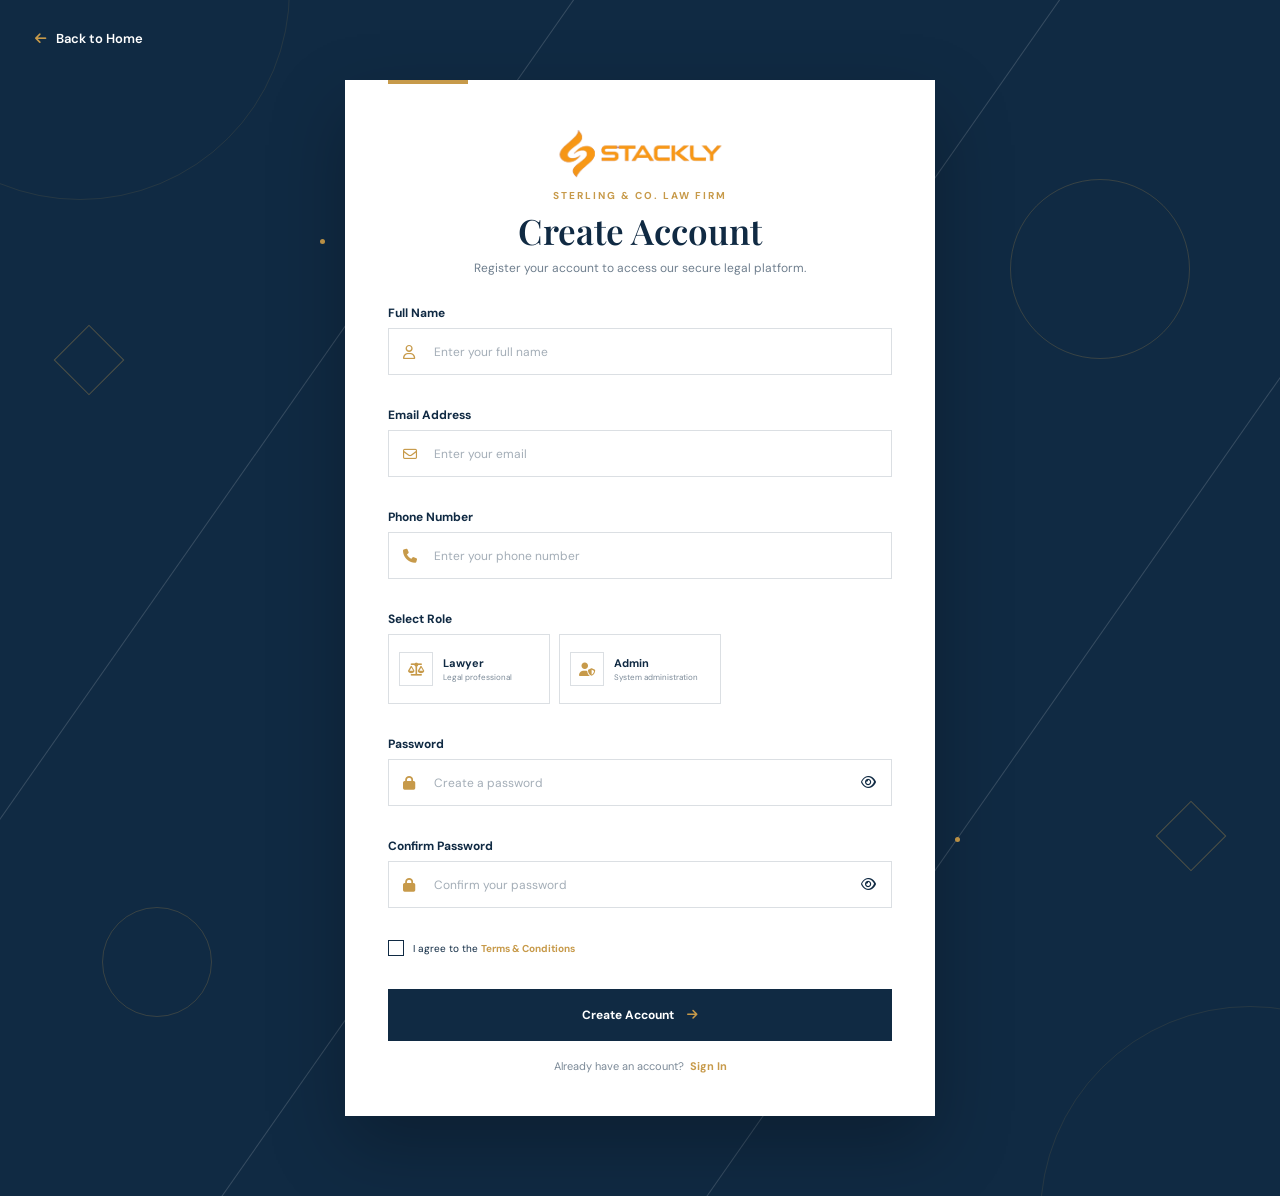
<file: signup.html>
<!DOCTYPE html>
<html lang="en">
<head>
    <meta charset="UTF-8">
    <meta name="viewport" content="width=device-width, initial-scale=1.0">

    <meta
        name="description"
        content="Create your Sterling & Co. Law Firm account">

    <title>Sign Up | Sterling & Co. Law Firm</title>

    <!-- Google Fonts -->
    <link rel="preconnect" href="https://fonts.googleapis.com">
    <link rel="preconnect" href="https://fonts.gstatic.com" crossorigin>

    <link
        href="https://fonts.googleapis.com/css2?family=DM+Sans:wght@400;500;600;700&family=Playfair+Display:wght@500;600;700&display=swap"
        rel="stylesheet">

    <!-- AOS -->
    <link
        href="https://unpkg.com/aos@2.3.1/dist/aos.css"
        rel="stylesheet">

    <!-- Font Awesome -->
    <link
        rel="stylesheet"
        href="https://cdnjs.cloudflare.com/ajax/libs/font-awesome/6.5.2/css/all.min.css">

    <!-- Signup CSS -->
    <link rel="stylesheet" href="css/signup.css">
</head>

<body>

<main>

    <!-- =================================================
         SIGNUP SECTION
    ================================================== -->

    <section class="signup-page">

        <!-- Animated Navy Background -->

        <div class="animated-background" aria-hidden="true">

            <span class="glow glow-one"></span>
            <span class="glow glow-two"></span>

            <span class="legal-line line-one"></span>
            <span class="legal-line line-two"></span>
            <span class="legal-line line-three"></span>

            <span class="ring ring-one"></span>
            <span class="ring ring-two"></span>

            <span class="square square-one"></span>
            <span class="square square-two"></span>

            <span class="dot dot-one"></span>
            <span class="dot dot-two"></span>
            <span class="dot dot-three"></span>

        </div>


        <!-- Back Home -->

        <a
            href="index.html"
            class="back-home"
            aria-label="Back to home">

            <i class="fa-solid fa-arrow-left"></i>

            Back to Home

        </a>


        <!-- Signup Card -->

        <div
            class="signup-card"
            data-aos="zoom-in"
            data-aos-duration="1000">

            <!-- Top Decoration -->

            <div class="card-top-line"></div>


            <!-- Heading -->

            <div class="card-heading">

                       <a href="index.html" class="logo" aria-label="Sterling & Co. Law Firm Home">
    <img
        src="assets/img.webp"
        alt="Sterling & Co. Law Firm"
    >
</a>

                <span class="form-label">
                    STERLING & CO. LAW FIRM
                </span>

                <h1>
                    Create Account
                </h1>

                <p>
                    Register your account to access our
                    secure legal platform.
                </p>

            </div>


            <!-- Form -->

            <form
                id="signupForm"
                novalidate>


                <!-- Full Name -->

                <div class="form-group">

                    <label for="fullName">
                        Full Name
                    </label>

                    <div class="input-box">

                        <i class="fa-regular fa-user"></i>

                        <input
                            type="text"
                            id="fullName"
                            name="fullName"
                            placeholder="Enter your full name"
                            autocomplete="name">

                    </div>

                    <small
                        class="error-message"
                        id="nameError">
                    </small>

                </div>


                <!-- Email -->

                <div class="form-group">

                    <label for="email">
                        Email Address
                    </label>

                    <div class="input-box">

                        <i class="fa-regular fa-envelope"></i>

                        <input
                            type="email"
                            id="email"
                            name="email"
                            placeholder="Enter your email"
                            autocomplete="email">

                    </div>

                    <small
                        class="error-message"
                        id="emailError">
                    </small>

                </div>


                <!-- Phone -->

                <div class="form-group">

                    <label for="phone">
                        Phone Number
                    </label>

                    <div class="input-box">

                        <i class="fa-solid fa-phone"></i>

                        <input
                            type="tel"
                            id="phone"
                            name="phone"
                            placeholder="Enter your phone number"
                            autocomplete="tel">

                    </div>

                    <small
                        class="error-message"
                        id="phoneError">
                    </small>

                </div>


                <!-- Role -->

                <div class="form-group">

                    <label>
                        Select Role
                    </label>

                    <div class="role-options">

                      


                        <label class="role-card">

                            <input
                                type="radio"
                                name="role"
                                value="lawyer">

                            <span class="role-content">

                                <span class="role-icon">
                                    <i class="fa-solid fa-scale-balanced"></i>
                                </span>

                                <span class="role-text">

                                    <strong>Lawyer</strong>

                                    <small>
                                        Legal professional
                                    </small>

                                </span>

                            </span>

                        </label>


                        <label class="role-card">

                            <input
                                type="radio"
                                name="role"
                                value="admin">

                            <span class="role-content">

                                <span class="role-icon">
                                    <i class="fa-solid fa-user-shield"></i>
                                </span>

                                <span class="role-text">

                                    <strong>Admin</strong>

                                    <small>
                                        System administration
                                    </small>

                                </span>

                            </span>

                        </label>

                    </div>

                    <small
                        class="error-message"
                        id="roleError">
                    </small>

                </div>


                <!-- Password -->

                <div class="form-group">

                    <label for="password">
                        Password
                    </label>

                    <div class="input-box">

                        <i class="fa-solid fa-lock"></i>

                        <input
                            type="password"
                            id="password"
                            name="password"
                            placeholder="Create a password"
                            autocomplete="new-password">

                        <button
                            type="button"
                            class="password-toggle"
                            id="passwordToggle"
                            aria-label="Show password">

                            <i class="fa-regular fa-eye"></i>

                        </button>

                    </div>

                    <small
                        class="error-message"
                        id="passwordError">
                    </small>

                </div>


                <!-- Confirm Password -->

                <div class="form-group">

                    <label for="confirmPassword">
                        Confirm Password
                    </label>

                    <div class="input-box">

                        <i class="fa-solid fa-lock"></i>

                        <input
                            type="password"
                            id="confirmPassword"
                            name="confirmPassword"
                            placeholder="Confirm your password"
                            autocomplete="new-password">

                        <button
                            type="button"
                            class="password-toggle"
                            id="confirmPasswordToggle"
                            aria-label="Show confirm password">

                            <i class="fa-regular fa-eye"></i>

                        </button>

                    </div>

                    <small
                        class="error-message"
                        id="confirmPasswordError">
                    </small>

                </div>


                <!-- Terms -->

                <div class="terms-row">

                    <label class="checkbox-label">

                        <input
                            type="checkbox"
                            id="terms">

                        <span class="custom-checkbox"></span>

                        <span>
                            I agree to the
                            <a href="404.html">
                                Terms & Conditions
                            </a>
                        </span>

                    </label>

                </div>

                <small
                    class="error-message"
                    id="termsError">
                </small>


                <!-- Submit -->

                <button
                    type="submit"
                    class="signup-btn">

                    <span>
                        Create Account
                    </span>

                    <i class="fa-solid fa-arrow-right"></i>

                </button>


                <!-- Login -->

                <div class="login-link">

                    <span>
                        Already have an account?
                    </span>

                    <a href="login.html">
                        Sign In
                    </a>

                </div>

            </form>

        </div>

    </section>

</main>


<!-- AOS -->

<script src="https://unpkg.com/aos@2.3.1/dist/aos.js"></script>

<!-- Signup JS -->

<script src="js/signup.js"></script>

</body>
</html>
</file>
<file: css/style.css>
/* =========================================================
   CORPORATE LAW FIRM
   ONLY 3 UI COLORS
   1. Navy
   2. Gold
   3. White
========================================================= */

:root {

    --navy: #102A43;
    --gold: #C9A227;
    --white: #FFFFFF;

    --container: 1240px;

    --heading-font: "Playfair Display", serif;
    --body-font: "DM Sans", sans-serif;

    --transition: .35s ease;

}


/* =========================================================
   RESET
========================================================= */

* {
    margin: 0;
    padding: 0;
    box-sizing: border-box;
}

html {
    scroll-behavior: smooth;
}

body {
    font-family: var(--body-font);
    background: var(--white);
    color: var(--navy);
    line-height: 1.7;
    overflow-x: hidden;
}

img {
    display: block;
    width: 100%;
}

a {
    color: inherit;
    text-decoration: none;
}

button {
    font: inherit;
}

.container {
    width: min(100% - 40px, var(--container));
    margin-inline: auto;
}


/* =========================================================
   HEADER
========================================================= */

.header {
    position: fixed;
    width: 100%;
    top: 0;
    left: 0;
    z-index: 1000;
    background: var(--white);
    border-bottom: 1px solid var(--navy);
    transition: var(--transition);
}

.nav-wrapper {
    min-height: 88px;
    display: flex;
    align-items: center;
    justify-content: space-between;
}
.logo {
    display: inline-flex;
    align-items: center;
    text-decoration: none;
}

.logo img {
    width: 170px;
    height: auto;
    display: block;

    object-fit: contain;

    transition: 0.35s ease;
}

.logo:hover img {
    transform: translateY(-2px);
}


/* Responsive */

@media (max-width: 768px) {

    .logo img {
        width: 145px;
    }

}

@media (max-width: 480px) {

    .logo img {
        width: 130px;
    }

}

.nav {
    display: flex;
    align-items: center;
    gap: 32px;
}

.nav > a {
    position: relative;
    font-size: 13px;
    font-weight: 600;
    letter-spacing: .4px;
}

.nav > a:not(.nav-btn)::after {
    content: "";
    position: absolute;
    left: 0;
    bottom: -9px;
    width: 0;
    height: 2px;
    background: var(--gold);
    transition: var(--transition);
}

.nav > a:hover::after,
.nav > a.active::after {
    width: 100%;
}

.nav-btn {
    padding: 13px 20px;
    background: var(--navy);
    color: var(--white);
    transition: var(--transition);
}

.nav-btn:hover {
    background: var(--gold);
    color: var(--navy);
}

.menu-toggle {
    display: none;
    width: 44px;
    height: 44px;
    border: 1px solid var(--navy);
    background: var(--white);
    color: var(--navy);
    cursor: pointer;
}


/* =========================================================
   SCROLL PROGRESS
========================================================= */

.scroll-progress {
    position: fixed;
    top: 0;
    left: 0;
    height: 3px;
    width: 0;
    background: var(--gold);
    z-index: 2000;
}


/* =========================================================
   GENERAL
========================================================= */

.section-space {
    padding: 110px 0;
}

.eyebrow {
    display: inline-block;
    margin-bottom: 18px;
    font-size: 11px;
    font-weight: 700;
    letter-spacing: 3px;
    color: var(--gold);
}

.eyebrow.dark {
    color: var(--gold);
}

h1,
h2,
h3 {
    font-family: var(--heading-font);
    line-height: 1.15;
}

h2 {
    font-size: clamp(38px, 5vw, 66px);
}

h2 span {
    color: var(--gold);
}

p {
    font-size: 15px;
}


/* =========================================================
   HERO
========================================================= */

.page-hero {
    position: relative;
    min-height: 690px;
    display: flex;
    align-items: center;
    color: var(--white);
    margin-top: 88px;
    overflow: hidden;
}

.hero-image,
.hero-overlay {
    position: absolute;
    inset: 0;
}

.hero-image img {
    height: 100%;
    object-fit: cover;
}

.hero-overlay {
    background: var(--navy);
    opacity: .88;
}

.hero-content {
    position: relative;
    z-index: 2;
}

.breadcrumb {
    display: flex;
    gap: 12px;
    align-items: center;
    font-size: 12px;
    margin-bottom: 80px;
}

.breadcrumb a {
    color: var(--gold);
}

.hero-copy {
    max-width: 850px;
}

.hero-copy h1 {
    font-size: clamp(50px, 7vw, 94px);
    margin-bottom: 28px;
}

.hero-copy h1 em {
    display: block;
    color: var(--gold);
    font-style: normal;
}

.hero-copy p {
    max-width: 650px;
    font-size: 19px;
}


/* =========================================================
   INTRO
========================================================= */

.intro-grid {
    display: grid;
    grid-template-columns: 180px 1fr;
    gap: 80px;
}

.section-number {
    display: flex;
    flex-direction: column;
    align-items: flex-start;
}

.section-number span {
    font-family: var(--heading-font);
    font-size: 50px;
    color: var(--gold);
}

.section-number div {
    width: 60px;
    height: 1px;
    background: var(--navy);
    margin: 18px 0;
}

.section-number small {
    font-size: 10px;
    letter-spacing: 2px;
}

.intro-content {
    max-width: 850px;
}

.intro-content h2 {
    margin-bottom: 30px;
}

.large-text {
    font-size: 22px;
    line-height: 1.65;
    margin-bottom: 30px;
}

.intro-line {
    width: 100%;
    height: 1px;
    background: var(--navy);
    margin: 30px 0;
}


/* =========================================================
   PRACTICE AREAS
========================================================= */

.expertise-section {
    background: var(--navy);
    color: var(--white);
}

.section-heading {
    max-width: 800px;
    margin-bottom: 65px;
}

.practice-grid {
    display: grid;
    grid-template-columns: repeat(3, minmax(0, 1fr));
    border-top: 1px solid var(--white);
    border-left: 1px solid var(--white);
    width: 100%;
}

.practice-card {
    min-height: 370px;
    padding: 42px;
    border-right: 1px solid var(--white);
    border-bottom: 1px solid var(--white);
    transition: var(--transition);
    position: relative;
    min-width: 0;
    box-sizing: border-box;
    overflow: hidden;
}

/* Gold only when hover */
.practice-card:hover {
    background: var(--gold);
    color: var(--navy);
}

/* Remove default gold from featured */
.practice-card.featured {
    background: transparent;
    color: var(--white);
}

.practice-card.featured:hover {
    background: var(--gold);
    color: var(--navy);
}

.practice-icon {
    font-size: 30px;
    margin-bottom: 30px;
    color: var(--gold);
}

.practice-card:hover .practice-icon,
.practice-card.featured:hover .practice-icon {
    color: var(--navy);
}

.practice-no {
    position: absolute;
    right: 30px;
    top: 30px;
    font-size: 11px;
    letter-spacing: 2px;
}

.practice-card h3 {
    font-size: 29px;
    margin-bottom: 18px;
    overflow-wrap: break-word;
}

.practice-card p {
    margin-bottom: 30px;
    opacity: .85;
    line-height: 1.7;
    overflow-wrap: break-word;
}

.practice-card a {
    display: inline-flex;
    align-items: center;
    gap: 10px;
    font-size: 12px;
    font-weight: 700;
    text-transform: uppercase;
    letter-spacing: 1px;
    max-width: 100%;
}

/* Responsive */
@media (max-width: 996px) {
    .practice-grid {
        grid-template-columns: repeat(2, minmax(0, 1fr));
    }
}

@media (max-width: 796px) {
    .practice-grid {
        grid-template-columns: 1fr;
    }

    .practice-card {
        min-height: auto;
        padding: 32px 24px;
    }
}
/* =========================================================
   CORPORATE FEATURE
========================================================= */

.feature-grid {
    display: grid;
    grid-template-columns: 1fr 1fr;
    gap: 90px;
    align-items: center;
}

.feature-image {
    position: relative;
}

.feature-image img {
    height: 620px;
    object-fit: cover;
}

.image-label {
    position: absolute;
    right: -30px;
    bottom: 35px;
    width: 190px;
    padding: 25px;
    background: var(--gold);
    color: var(--navy);
}

.image-label strong {
    display: block;
    font-family: var(--heading-font);
    font-size: 42px;
}

.image-label span {
    font-size: 12px;
    font-weight: 700;
}

.feature-content h2 {
    margin-bottom: 28px;
}

.feature-content > p {
    margin-bottom: 28px;
}

.check-list {
    list-style: none;
    display: grid;
    gap: 14px;
    margin-bottom: 35px;
}

.check-list li {
    display: flex;
    align-items: center;
    gap: 12px;
    font-size: 14px;
}

.check-list i {
    color: var(--gold);
}

.outline-btn,
.gold-btn {
    display: inline-flex;
    align-items: center;
    gap: 15px;
    padding: 15px 23px;
    font-size: 12px;
    font-weight: 700;
    text-transform: uppercase;
    letter-spacing: 1px;
    transition: var(--transition);
}

.outline-btn {
    border: 1px solid var(--navy);
}

.outline-btn:hover {
    background: var(--navy);
    color: var(--white);
}


/* =========================================================
   LITIGATION
========================================================= */

.dark-feature {
    background: var(--navy);
    color: var(--white);
}

.litigation-grid {
    display: grid;
    grid-template-columns: .9fr 1.1fr;
    gap: 90px;
    align-items: center;
}

.litigation-content h2 {
    margin-bottom: 28px;
}

.litigation-content h2 em {
    color: var(--gold);
    font-style: normal;
}

.litigation-content p {
    max-width: 600px;
    margin-bottom: 35px;
}

.gold-btn {
    background: var(--gold);
    color: var(--navy);
}

.gold-btn:hover {
    background: var(--white);
}

.litigation-image {
    position: relative;
}

.litigation-image img {
    height: 580px;
    object-fit: cover;
}

.case-box {
    position: absolute;
    bottom: 30px;
    left: -30px;
    background: var(--white);
    color: var(--navy);
    padding: 25px;
    width: 230px;
}

.case-box span {
    display: block;
    font-size: 9px;
    font-weight: 700;
    letter-spacing: 2px;
    color: var(--gold);
    margin-bottom: 8px;
}

.case-box strong {
    font-family: var(--heading-font);
    font-size: 22px;
}


/* =========================================================
   TRANSACTIONS
========================================================= */

.transaction-heading {
    display: flex;
    justify-content: space-between;
    gap: 50px;
    margin-bottom: 70px;
}

.transaction-heading > div {
    max-width: 700px;
}

.transaction-heading > p {
    max-width: 370px;
    align-self: flex-end;
}

.transaction-layout {
    display: grid;
    grid-template-columns: 1fr 1fr;
    gap: 70px;
    align-items: center;
}

.transaction-image img {
    height: 600px;
    object-fit: cover;
}

.transaction-list {
    border-top: 1px solid var(--navy);
}

.transaction-item {
    display: grid;
    grid-template-columns: 70px 1fr;
    gap: 20px;
    padding: 30px 0;
    border-bottom: 1px solid var(--navy);
}

.transaction-item > span {
    color: var(--gold);
    font-family: var(--heading-font);
    font-size: 25px;
}

.transaction-item h3 {
    font-size: 27px;
    margin-bottom: 8px;
}


/* =========================================================
   STATS
========================================================= */

.stats-section {
    background: var(--gold);
    color: var(--navy);
}

.stats-heading {
    max-width: 750px;
    margin-bottom: 60px;
}

.stats-grid {
    display: grid;
    grid-template-columns: repeat(4, 1fr);
    border-top: 1px solid var(--navy);
    border-left: 1px solid var(--navy);
}

.stat-box {
    min-height: 230px;
    padding: 35px;
    border-right: 1px solid var(--navy);
    border-bottom: 1px solid var(--navy);
}

.stat-box strong {
    font-family: var(--heading-font);
    font-size: 60px;
}

.stat-box > span {
    font-family: var(--heading-font);
    font-size: 35px;
}

.stat-box p {
    margin-top: 15px;
    font-weight: 600;
}


/* =========================================================
   PROCESS
========================================================= */

.process-section {
    background: var(--white);
}

.section-heading.center {
    text-align: center;
    margin-inline: auto;
}

.process-grid {
    display: grid;
    grid-template-columns: repeat(4, 1fr);
}

.process-card {
    position: relative;
    padding: 45px 30px;
    border: 1px solid var(--navy);
    margin-left: -1px;
    transition: var(--transition);
}

.process-card:hover {
    background: var(--navy);
    color: var(--white);
}

.process-number {
    position: absolute;
    top: 18px;
    right: 18px;
    font-size: 10px;
    color: var(--gold);
}

.process-card i {
    font-size: 28px;
    color: var(--gold);
    margin-bottom: 25px;
}

.process-card h3 {
    font-size: 28px;
    margin-bottom: 15px;
}


/* =========================================================
   INSIGHTS
========================================================= */

.insights-section {
    background: var(--navy);
    color: var(--white);
}

.insights-heading {
    display: flex;
    justify-content: space-between;
    align-items: flex-end;
    gap: 30px;
    margin-bottom: 60px;
}

.text-link {
    display: flex;
    gap: 12px;
    align-items: center;
    color: var(--gold);
    font-size: 12px;
    font-weight: 700;
    text-transform: uppercase;
}

.articles-grid {
    display: grid;
    grid-template-columns: repeat(3, 1fr);
    gap: 25px;
}

.article-card {
    background: var(--white);
    color: var(--navy);
}

.article-image {
    overflow: hidden;
}

.article-image img {
    height: 270px;
    object-fit: cover;
    transition: transform .7s ease;
}

.article-card:hover img {
    transform: scale(1.05);
}

.article-content {
    padding: 30px;
}

.article-content > span {
    color: var(--gold);
    font-size: 10px;
    font-weight: 700;
    text-transform: uppercase;
    letter-spacing: 2px;
}

.article-content h3 {
    font-size: 25px;
    margin: 15px 0 25px;
}

.article-content a {
    font-size: 11px;
    font-weight: 700;
    text-transform: uppercase;
}


/* =========================================================
   CTA
========================================================= */

.cta-section {
    min-height: 650px;
    position: relative;
    display: grid;
    place-items: center;
    color: var(--white);
    text-align: center;
    overflow: hidden;
}

.cta-image,
.cta-overlay {
    position: absolute;
    inset: 0;
}

.cta-image img {
    width: 100%;
    height: 100%;
    object-fit: cover;
}

.cta-overlay {
    background: var(--navy);
    opacity: .9;
}

.cta-content {
    position: relative;
    z-index: 2;
    max-width: 850px;
}

.cta-content h2 {
    margin-bottom: 25px;
}

.cta-content p {
    max-width: 650px;
    margin: 0 auto 35px;
    font-size: 17px;
}
/* =====================================================
   EXPANDED FOOTER
===================================================== */

.footer {
    background: var(--navy);
    color: var(--white);
    padding: 80px 0 25px;
}

.footer-grid {
    display: grid;
    grid-template-columns: 1.5fr 1fr 1.4fr 1.2fr;
    gap: 50px;
}


/* =====================================================
   FOOTER BRAND
===================================================== */

.footer-brand p {
    max-width: 320px;
    color: var(--white);
    line-height: 1.8;
    font-size: 13px;
    margin: 22px 0 28px;
}

.footer-logo {
    display: inline-flex;
    align-items: center;
    text-decoration: none;
}


/* =====================================================
   CONSULTATION BUTTON
===================================================== */

.footer-consult-btn {
    display: inline-flex;
    align-items: center;
    gap: 12px;
    padding: 13px 18px;

    border: 1px solid var(--gold);
    color: var(--gold);

    font-size: 11px;
    font-weight: 700;
    letter-spacing: .5px;

    text-decoration: none;

    transition: .35s ease;
}

.footer-consult-btn:hover {
    background: var(--gold);
    color: var(--navy);
    transform: translateY(-3px);
}

.footer-consult-btn i {
    transition: .35s ease;
}

.footer-consult-btn:hover i {
    transform: translateX(4px);
}


/* =====================================================
   FOOTER COLUMNS
===================================================== */

.footer-column {
    display: grid;
    align-content: start;
    gap: 13px;
}

.footer-column h4 {
    color: var(--gold);

    font-family: "Playfair Display", serif;
    font-size: 22px;

    margin: 0 0 10px;
}

.footer-column a {
    color: var(--white);
    font-size: 12px;

    text-decoration: none;

    transition: .3s ease;
}

.footer-column a:hover {
    color: var(--gold);
    transform: translateX(5px);
}


/* =====================================================
   CONTACT DETAILS
===================================================== */

.footer-column a i,
.footer-address i {
    width: 18px;

    color: var(--gold);

    margin-right: 7px;
}

.footer-address {
    display: flex;
    align-items: flex-start;

    color: var(--white);

    font-size: 12px;
    line-height: 1.8;

    margin: 5px 0 0;
}

.footer-address i {
    flex-shrink: 0;
    margin-top: 4px;
}


/* =====================================================
   EXTRA CONTACT
===================================================== */

.footer-contact-extra p {
    color: var(--white);

    font-size: 12px;
    line-height: 1.8;

    margin: 0 0 8px;
}

.footer-contact-extra strong {
    color: var(--gold);

    font-size: 11px;
    letter-spacing: .5px;
}


/* =====================================================
   SOCIAL ICONS
===================================================== */

.footer-socials {
    display: flex;
    align-items: center;

    gap: 8px;

    margin-top: 10px;
}

.footer-socials a {
    width: 38px;
    height: 38px;

    border: 1px solid var(--gold);

    display: grid;
    place-items: center;

    color: var(--gold);

    text-decoration: none;

    transition: .35s ease;
}

.footer-socials a:hover {
    background: var(--white);
    color: var(--navy);

    transform: translateY(-4px);
}


/* =====================================================
   FOOTER BOTTOM
===================================================== */

.footer-bottom {
    display: flex;
    align-items: center;
    justify-content: space-between;

    gap: 20px;

    border-top: 1px solid rgba(255, 255, 255, .35);

    margin-top: 60px;
    padding-top: 22px;
}

.footer-bottom p {
    color: var(--white);

    font-size: 10px;

    margin: 0;
}

.footer-bottom-links {
    display: flex;
    align-items: center;

    gap: 22px;
}

.footer-bottom-links a {
    color: var(--white);

    font-size: 10px;

    text-decoration: none;

    transition: .3s ease;
}

.footer-bottom-links a:hover {
    color: var(--gold);
}


/* =====================================================
   FOOTER LOGO
===================================================== */

.footer .logo-mark {
    border-color: var(--gold);
    color: var(--gold);
}

.footer .logo-text strong {
    color: var(--white);
}

.footer .logo-text small {
    color: var(--gold);
}


/* =====================================================
   TABLET
===================================================== */

@media (max-width: 1000px) {

    .footer-grid {
        grid-template-columns: 1.5fr 1fr;
        gap: 45px 35px;
    }

}


/* =====================================================
   MOBILE
===================================================== */

@media (max-width: 796px) {

    .footer {
        padding: 60px 0 20px;
    }

    .footer-grid {
        grid-template-columns: 1fr;
        gap: 35px;
    }

    .footer-brand p {
        max-width: 100%;
    }

    .footer-column h4 {
        font-size: 20px;
    }

    .footer-bottom {
        flex-direction: column;
        align-items: flex-start;

        margin-top: 45px;
    }

    .footer-bottom-links {
        flex-wrap: wrap;
        gap: 12px 18px;
    }

}


/* =====================================================
   SMALL MOBILE
===================================================== */

@media (max-width: 480px) {

    .footer {
        padding: 50px 0 18px;
    }

    .footer-consult-btn {
        width: 100%;
        justify-content: center;
    }

    .footer-socials a {
        width: 36px;
        height: 36px;
    }

    .footer-bottom p {
        line-height: 1.6;
    }

}
/* =========================================================
   RESPONSIVE
========================================================= */

/* Prevent horizontal overflow */
html,
body {
    width: 100%;
    max-width: 100%;
    overflow-x: hidden;
}

img,
video {
    max-width: 100%;
}


/* =========================================================
   LARGE TABLET
========================================================= */

@media (max-width: 1050px) {

    .nav {
        gap: 18px;
    }

    .intro-grid {
        gap: 40px;
    }

    .practice-grid {
        grid-template-columns: repeat(2, 1fr);
    }

    .feature-grid,
    .litigation-grid,
    .transaction-layout {
        gap: 50px;
    }

    .stats-grid {
        grid-template-columns: repeat(2, 1fr);
    }

    .process-grid {
        grid-template-columns: repeat(2, 1fr);
    }

}


/* =========================================================
   TABLET / MOBILE
========================================================= */

@media (max-width: 800px) {

    .container {
        width: min(100% - 30px, var(--container));
        max-width: 100%;
    }

    .nav {
        position: fixed;

        top: 88px;
        right: -100%;

        width: min(330px, 85%);
        max-width: 100%;

        height: calc(100vh - 88px);

        padding: 35px;

        background: var(--white);

        flex-direction: column;
        align-items: flex-start;

        gap: 25px;

        border-left: 1px solid var(--navy);

        transition: var(--transition);

        overflow-y: auto;
        overflow-x: hidden;
    }

    .nav.active {
        right: 0;
    }

    .nav-btn {
        width: 100%;
        text-align: center;
    }

    .menu-toggle {
        display: block;
    }

    .page-hero {
        min-height: 620px;
        overflow: hidden;
    }

    .breadcrumb {
        margin-bottom: 50px;
        max-width: 100%;
        flex-wrap: wrap;
    }

    .intro-grid {
        grid-template-columns: 1fr;
        gap: 30px;
    }

    .section-number {
        flex-direction: row;
        align-items: center;
        gap: 15px;
    }

    .section-number div {
        margin: 0;
    }

    .section-number small {
        display: none;
    }

    .practice-grid {
        grid-template-columns: 1fr;
    }

    .feature-grid,
    .litigation-grid,
    .transaction-layout {
        grid-template-columns: 1fr;
        gap: 35px;
    }

    .feature-image img,
    .litigation-image img,
    .transaction-image img {
        width: 100%;
        height: 480px;
        object-fit: cover;
    }

    .transaction-heading,
    .insights-heading {
        display: block;
    }

    .transaction-heading > p {
        margin-top: 25px;
    }

    .articles-grid {
        grid-template-columns: 1fr;
    }

    .process-grid {
        grid-template-columns: 1fr;
    }

    .stats-grid {
        grid-template-columns: 1fr 1fr;
    }

    .footer-grid {
        grid-template-columns: 1fr 1fr;
        gap: 45px 30px;
    }

    .footer-brand {
        grid-column: 1 / -1;
    }

}


/* =========================================================
   796px MOBILE BREAKPOINT
========================================================= */

@media (max-width: 796px) {

    * {
        max-width: 100%;
    }

    body {
        width: 100%;
        overflow-x: hidden;
    }

    main,
    section,
    header,
    footer {
        max-width: 100%;
        overflow-x: hidden;
    }

    .container {
        width: calc(100% - 30px);
        max-width: 100%;
        margin-left: auto;
        margin-right: auto;
    }


    /* Header */

    .header {
        width: 100%;
    }

    .header-inner {
        width: 100%;
        max-width: 100%;
    }

    .logo {
        max-width: 180px;
        overflow: hidden;
    }

    .logo img {
        max-width: 150px;
        height: auto;
        display: block;
    }


    /* Mobile Menu */

    .nav {
        top: 88px;

        width: min(420px, 100vw);
        max-width: 120vw;

        height: calc(100vh - 82px);

        padding: 28px 22px;

        overflow-y: auto;
        overflow-x: hidden;
    }

    .nav.active {
        right: 0;
    }


    /* Hero */

    .page-hero {
        width: 100%;
        min-height: 580px;

        padding-left: 15px;
        padding-right: 20px;

        overflow: hidden;
    }

    .hero-copy {
        width: 100%;
        max-width: 100%;
    }

    .hero-copy h1 {
        max-width: 100%;

        font-size: clamp(40px, 10vw, 54px);

        overflow-wrap: break-word;
        word-break: normal;
    }

    .hero-copy p {
        max-width: 100%;

        font-size: 15px;
        line-height: 1.7;
    }


    /* Breadcrumb */

    .breadcrumb {
        width: 100%;
        max-width: 100%;

        margin-bottom: 35px;

        justify-content: center;

        gap: 9px;

        font-size: 13px;

        flex-wrap: wrap;
    }


    /* Section */

    .section-space {
        width: 100%;
        overflow: hidden;
    }

    .intro-grid,
    .practice-grid,
    .feature-grid,
    .litigation-grid,
    .transaction-layout,
    .articles-grid,
    .process-grid,
    .stats-grid,
    .footer-grid {
        width: 100%;
        max-width: 100%;
    }


    /* Images */

    .feature-image,
    .litigation-image,
    .transaction-image {
        width: 100%;
        max-width: 100%;

        overflow: hidden;
    }

    .feature-image img,
    .litigation-image img,
    .transaction-image img {
        width: 100%;
        max-width: 100%;

        height: 430px;

        object-fit: cover;

        display: block;
    }


    /* Cards */

    .practice-card,
    .article-card,
    .process-card,
    .stat-box,
    .case-box {
        max-width: 100%;
    }


    /* Long Text */

    h1,
    h2,
    h3,
    h4,
    p,
    span,
    a {
        overflow-wrap: break-word;
    }


    /* Footer */

    .footer {
        width: 100%;
        overflow: hidden;
    }

    .footer-grid {
        grid-template-columns: 1fr;
        gap: 35px;
    }

    .footer-brand {
        grid-column: auto;
    }

}


/* =========================================================
   700px
========================================================= */

@media (max-width: 700px) {

    .footer-grid {
        grid-template-columns: 1fr;
        gap: 35px;
    }

    .footer-brand {
        grid-column: auto;
    }

    .footer-bottom {
        flex-direction: column;
        align-items: flex-start;
        gap: 15px;
    }

    .footer-bottom-links {
        flex-wrap: wrap;
        gap: 12px 18px;
    }

}


/* =========================================================
   550px
========================================================= */

@media (max-width: 550px) {

    .section-space {
        padding: 75px 0;
    }

    .page-hero {
        min-height: 560px;
    }

    .hero-copy h1 {
        font-size: 48px;
    }

    .hero-copy p {
        font-size: 16px;
    }

    .feature-image img,
    .litigation-image img,
    .transaction-image img {
        height: 400px;
    }

    .image-label {
        right: 15px;
        max-width: calc(100% - 30px);
    }

    .case-box {
        left: 15px;
        max-width: calc(100% - 30px);
    }

    .stats-grid {
        grid-template-columns: 1fr;
    }

    .stat-box {
        min-height: 190px;
    }

    .footer-grid {
        grid-template-columns: 1fr;
    }

    .footer-bottom {
        flex-direction: column;
        justify-content: center;
        gap: 12px;
        padding: 20px 0;
    }

}


/* =========================================================
   420px
========================================================= */

@media (max-width: 420px) {

    .container {
        width: calc(100% - 24px);
    }

    .page-hero {
        min-height: 530px;
        padding-left: 12px;
        padding-right: 12px;
    }

    .hero-copy h1 {
        font-size: 40px;
        line-height: 1.1;
    }

    .hero-copy p {
        font-size: 14px;
    }

    .breadcrumb {
        font-size: 12px;
        gap: 7px;
    }

    .feature-image img,
    .litigation-image img,
    .transaction-image img {
        height: 330px;
    }

    .image-label {
        right: 10px;
        bottom: 10px;
    }

    .case-box {
        left: 10px;
        bottom: 10px;
    }

}


/* =========================================================
   360px
========================================================= */

@media (max-width: 360px) {

    .container {
        width: calc(100% - 20px);
    }

    .logo img {
        max-width: 125px;
    }

    .hero-copy h1 {
        font-size: 34px;
    }

    .hero-copy p {
        font-size: 13px;
    }

    .feature-image img,
    .litigation-image img,
    .transaction-image img {
        height: 290px;
    }

}


/* =========================================================
   REDUCED MOTION
========================================================= */

@media (prefers-reduced-motion: reduce) {

    *,
    *::before,
    *::after {
        animation-duration: 0.01ms !important;
        animation-iteration-count: 1 !important;
        scroll-behavior: auto !important;
        transition-duration: 0.01ms !important;
    }

}
</file>
<file: css/about.css>
/* =====================================================
   STERLING & CO. — ABOUT PAGE
   NEW EDITORIAL DESIGN

   ONLY 3 COLORS
   1. NAVY
   2. GOLD
   3. WHITE
===================================================== */

:root {
    --navy: #102A43;
    --gold: #C9A227;
    --white: #FFFFFF;

    --container: 1240px;

    --heading: "Playfair Display", serif;
    --body: "DM Sans", sans-serif;

    --transition: .4s ease;
}


/* =====================================================
   RESET
===================================================== */

* {
    margin: 0;
    padding: 0;
    box-sizing: border-box;
}

html {
    scroll-behavior: smooth;
}

body {
    font-family: var(--body);
    background: var(--white);
    color: var(--navy);
    line-height: 1.7;
    overflow-x: hidden;
}

img {
    width: 100%;
    display: block;
}

a {
    color: inherit;
    text-decoration: none;
}

button {
    font: inherit;
}

.container {
    width: min(100% - 40px, var(--container));
    margin-inline: auto;
}


/* =====================================================
   LOADER
===================================================== */

.page-loader {
    position: fixed;
    inset: 0;
    z-index: 9999;

    display: flex;
    flex-direction: column;
    align-items: center;
    justify-content: center;

    background: var(--navy);
    color: var(--white);

    transition:
        opacity .6s ease,
        visibility .6s ease;
}

.page-loader.hide {
    opacity: 0;
    visibility: hidden;
}

.page-loader span {
    margin-top: 18px;

    font-size: 10px;
    font-weight: 700;
    letter-spacing: 4px;
}

.loader-line {
    width: 80px;
    height: 1px;

    background: var(--gold);

    transform-origin: left;
    animation: loaderLine 1.3s ease infinite;
}

@keyframes loaderLine {

    0% {
        transform: scaleX(0);
    }

    50% {
        transform: scaleX(1);
    }

    100% {
        transform: scaleX(0);
    }

}


/* =====================================================
   HEADER
===================================================== */

.site-header {
    position: fixed;
    top: 0;
    left: 0;

    width: 100%;
    z-index: 1000;

    background: var(--white);
    border-bottom: 1px solid var(--navy);

    transition: var(--transition);
}

.site-header.scrolled {
    box-shadow: 0 10px 30px rgba(16, 42, 67, .08);
}

.nav-wrap {
    min-height: 88px;

    display: flex;
    align-items: center;
    justify-content: space-between;
}

.logo {
    display: inline-flex;
    align-items: center;
}

.logo img {
    width: 165px;
    height: auto;
    object-fit: contain;

    transition: var(--transition);
}

.logo:hover img {
    transform: translateY(-2px);
}


.main-nav {
    display: flex;
    align-items: center;
    gap: 32px;
}

.main-nav > a {
    position: relative;

    font-size: 12px;
    font-weight: 700;
    letter-spacing: 1px;
}

.main-nav > a:not(.login-link)::after {
    content: "";

    position: absolute;
    left: 0;
    bottom: -10px;

    width: 0;
    height: 2px;

    background: var(--gold);

    transition: var(--transition);
}

.main-nav > a:hover::after,
.main-nav > a.active::after {
    width: 100%;
}

.login-link {
    padding: 13px 20px;

    background: var(--navy);
    color: var(--white);

    transition: var(--transition);
}

.login-link:hover {
    background: var(--gold);
    color: var(--navy);
}


.menu-toggle {
    display: none;

    width: 46px;
    height: 46px;

    border: 1px solid var(--navy);
    background: var(--white);

    cursor: pointer;

    position: relative;
}

.menu-toggle span {
    position: absolute;

    width: 19px;
    height: 1px;

    background: var(--navy);

    left: 50%;

    transition: var(--transition);
}

.menu-toggle span:first-child {
    transform: translate(-50%, -4px);
}

.menu-toggle span:last-child {
    transform: translate(-50%, 4px);
}

.menu-toggle.active span:first-child {
    transform: translate(-50%, 0) rotate(45deg);
}

.menu-toggle.active span:last-child {
    transform: translate(-50%, 0) rotate(-45deg);
}


/* =====================================================
   PROGRESS
===================================================== */

.scroll-progress {
    position: fixed;

    top: 0;
    left: 0;

    width: 0;
    height: 3px;

    background: var(--gold);

    z-index: 3000;
}


/* =====================================================
   COMMON
===================================================== */

.section-space {
    padding: 120px 0;
}

.eyebrow {
    display: inline-block;

    margin-bottom: 20px;

    color: var(--gold);

    font-size: 10px;
    font-weight: 700;

    letter-spacing: 3px;
}

h1,
h2,
h3 {
    font-family: var(--heading);
    line-height: 1.08;
}

h2 {
    font-size: clamp(44px, 5vw, 72px);
}

h2 span,
h1 em {
    color: var(--gold);
}

p {
    font-size: 15px;
}


/* =====================================================
   SECTION 1 — EDITORIAL HERO
===================================================== */

.editorial-hero {
    position: relative;

    min-height: 900px;

    margin-top: 88px;

    display: flex;
    align-items: center;

    overflow: hidden;
}

.hero-layout {
    display: grid;

    grid-template-columns: .9fr 1.1fr;

    align-items: center;

    gap: 80px;

    position: relative;
    z-index: 2;
}

.hero-number {
    position: absolute;

    top: 115px;
    right: 35px;

    font-family: var(--heading);

    font-size: 160px;

    color: var(--navy);

    opacity: .05;

    line-height: 1;
}

.hero-copy {
    max-width: 620px;
}

.mini-label {
    display: flex;
    align-items: center;
    gap: 12px;

    margin-bottom: 25px;

    color: var(--gold);

    font-size: 10px;
    font-weight: 700;

    letter-spacing: 3px;
}

.mini-label span {
    width: 45px;
    height: 1px;

    background: var(--gold);
}

.hero-copy h1 {
    font-size: clamp(65px, 8vw, 112px);

    line-height: .91;

    margin-bottom: 35px;

    letter-spacing: -3px;
}

.hero-copy h1 em {
    display: block;

    font-style: normal;
}

.hero-copy > p {
    max-width: 530px;

    font-size: 17px;
    line-height: 1.9;

    margin-bottom: 35px;
}

.hero-buttons {
    display: flex;
    align-items: center;
    gap: 28px;
}

.primary-btn,
.gold-btn {
    display: inline-flex;
    align-items: center;
    gap: 13px;

    padding: 16px 24px;

    background: var(--navy);
    color: var(--white);

    font-size: 10px;
    font-weight: 700;

    text-transform: uppercase;
    letter-spacing: 1px;

    transition: var(--transition);
}

.primary-btn:hover,
.gold-btn:hover {
    background: var(--gold);
    color: var(--navy);

    transform: translateY(-4px);
}

.text-btn,
.line-link {
    display: inline-flex;
    align-items: center;
    gap: 10px;

    font-size: 10px;
    font-weight: 700;

    text-transform: uppercase;
    letter-spacing: 1px;

    transition: var(--transition);
}

.text-btn:hover,
.line-link:hover {
    color: var(--gold);
}

.hero-visual {
    position: relative;

    min-height: 650px;
}

.hero-main-image {
    position: absolute;

    top: 0;
    right: 0;

    width: 78%;
    height: 610px;

    overflow: hidden;
}

.hero-main-image::after {
    content: "";

    position: absolute;
    inset: 0;

    border: 1px solid var(--gold);

    pointer-events: none;
}

.hero-main-image img {
    height: 100%;
    object-fit: cover;

    transition: transform 1s ease;
}

.hero-main-image:hover img {
    transform: scale(1.05);
}

.image-index {
    position: absolute;

    left: 25px;
    bottom: 25px;

    display: flex;
    align-items: center;
    gap: 12px;

    padding: 12px 16px;

    background: var(--gold);
    color: var(--navy);

    z-index: 2;
}

.image-index strong {
    font-family: var(--heading);
    font-size: 20px;
}

.image-index span {
    font-size: 9px;
    font-weight: 700;

    text-transform: uppercase;
    letter-spacing: 1px;
}

.hero-floating-image {
    position: absolute;

    left: 0;
    bottom: 0;

    width: 40%;
    height: 245px;

    border: 12px solid var(--white);

    overflow: hidden;

    z-index: 4;
}

.hero-floating-image img {
    height: 100%;
    object-fit: cover;

    transition: transform .8s ease;
}

.hero-floating-image:hover img {
    transform: scale(1.08);
}

.hero-side-text {
    position: absolute;

    right: -45px;
    bottom: 90px;

    display: flex;
    flex-direction: column;

    color: var(--gold);

    font-family: var(--heading);

    writing-mode: vertical-rl;
}

.hero-side-text span {
    font-family: var(--body);

    font-size: 9px;
    font-weight: 700;

    letter-spacing: 3px;
}

.hero-side-text strong {
    font-size: 38px;
}

.hero-bottom-line {
    position: absolute;

    left: 0;
    bottom: 35px;

    width: 100%;

    display: flex;
    justify-content: center;
    align-items: center;
    gap: 20px;

    color: var(--gold);

    font-size: 9px;
    font-weight: 700;

    letter-spacing: 2px;
}

.hero-bottom-line i {
    animation: arrowDown 1.5s infinite;
}

@keyframes arrowDown {

    50% {
        transform: translateY(6px);
    }

}


/* =====================================================
   SECTION 2 — INTRO
===================================================== */

.intro-section {
    border-top: 1px solid var(--navy);
}

.intro-grid {
    display: grid;

    grid-template-columns: 80px 1fr 1fr;

    gap: 60px;

    align-items: start;
}

.section-marker {
    display: flex;
    align-items: center;
    gap: 12px;

    color: var(--gold);

    font-family: var(--heading);
    font-size: 22px;
}

.section-marker div {
    width: 30px;
    height: 1px;

    background: var(--gold);
}

.intro-heading h2 {
    max-width: 550px;
}

.intro-content {
    padding-top: 55px;
}

.large-copy {
    font-family: var(--heading);

    font-size: 25px;
    line-height: 1.45;

    margin-bottom: 25px;
}

.intro-content > p:not(.large-copy) {
    max-width: 520px;

    margin-bottom: 30px;
}
/* =====================================================
   SECTION 3 — PRINCIPLES
===================================================== */

.principles-section {
    padding: 120px 0;
    background: var(--navy);
    color: var(--white);
}

.section-heading {
    display: flex;
    justify-content: space-between;
    align-items: flex-end;
    gap: 50px;
    margin-bottom: 70px;
}

.section-heading h2 {
    max-width: 720px;
}

.section-heading > p {
    max-width: 350px;
}

.principles-list {
    border-top: 1px solid var(--white);
}

.principle-row {
    min-height: 190px;

    display: grid;
    grid-template-columns: 90px 100px 1fr 40px;

    align-items: center;

    gap: 25px;

    border-bottom: 1px solid var(--white);

    transition: var(--transition);

    padding: 25px 0;

    position: relative;
}

.principle-row:hover {
    padding-left: 25px;
    padding-right: 25px;

    background: var(--gold);
    color: var(--navy);
}

.principle-number {
    font-family: var(--heading);
    font-size: 20px;
}

.principle-icon {
    width: 60px;
    height: 60px;

    display: grid;
    place-items: center;

    border: 1px solid var(--gold);

    color: var(--gold);

    font-size: 21px;

    transition: var(--transition);
}

.principle-row:hover .principle-icon {
    background: var(--navy);
    color: var(--gold);
}

.principle-text h3 {
    font-size: 35px;
    margin-bottom: 8px;
}

.principle-text p {
    max-width: 600px;
}


/* =====================================================
   ARROW
===================================================== */

.principle-row > a {
    width: 40px;
    height: 40px;

    display: grid;
    place-items: center;

    text-decoration: none;

    color: var(--white);

    border: 1px solid var(--white);

    transition: var(--transition);
}

.row-arrow {
    color: var(--white);

    font-size: 16px;

    transition: transform var(--transition);
}


/* Arrow hover */
.principle-row:hover > a {
    color: var(--white);
    border-color: var(--white);
}

.principle-row:hover .row-arrow {
    color: var(--white);
    transform: translateX(7px);
}


/* =====================================================
   MOBILE — 796px
===================================================== */

@media (max-width: 796px) {

    .principles-section {
        padding: 80px 0;
    }

    .section-heading {
        flex-direction: column;
        align-items: flex-start;

        gap: 22px;

        margin-bottom: 45px;
    }

    .section-heading h2 {
        max-width: 100%;
    }

    .section-heading > p {
        max-width: 100%;
        font-size: 14px;
        line-height: 1.7;
    }

    .principle-row {
        min-height: 150px;

        grid-template-columns: 45px 55px 1fr 40px;

        gap: 15px;

        padding: 25px 0;
    }

    .principle-row:hover {
        padding-left: 12px;
        padding-right: 12px;
    }

    .principle-number {
        font-size: 15px;
    }

    .principle-icon {
        width: 50px;
        height: 50px;
        font-size: 18px;
    }

    .principle-text h3 {
        font-size: 26px;
        margin-bottom: 6px;
    }

    .principle-text p {
        font-size: 13px;
        line-height: 1.6;
    }

    .principle-row > a {
        width: 36px;
        height: 36px;
    }

    .row-arrow {
        font-size: 14px;
    }
}


/* =====================================================
   SMALL MOBILE — 520px
===================================================== */

@media (max-width: 520px) {

    .principles-section {
        padding: 65px 0;
    }

    .section-heading {
        margin-bottom: 35px;
    }

    .section-heading h2 {
        font-size: 34px;
        line-height: 1.1;
    }

    .principle-row {
        min-height: 135px;

        grid-template-columns: 35px 48px 1fr 35px;

        gap: 10px;

        padding: 22px 0;
    }

    .principle-row:hover {
        padding-left: 8px;
        padding-right: 8px;
    }

    .principle-number {
        font-size: 13px;
    }

    .principle-icon {
        width: 44px;
        height: 44px;
        font-size: 16px;
    }

    .principle-text h3 {
        font-size: 22px;
    }

    .principle-text p {
        font-size: 12px;
        line-height: 1.55;
    }

    .principle-row > a {
        width: 32px;
        height: 32px;
    }

    .row-arrow {
        font-size: 12px;
    }
}


/* =====================================================
   EXTRA SMALL — 380px
===================================================== */

@media (max-width: 380px) {

    .principles-section {
        padding: 55px 0;
    }

    .section-heading h2 {
        font-size: 30px;
    }

    .principle-row {
        grid-template-columns: 30px 42px 1fr 30px;
        gap: 8px;
    }

    .principle-icon {
        width: 39px;
        height: 39px;
        font-size: 14px;
    }

    .principle-text h3 {
        font-size: 19px;
    }

    .principle-text p {
        font-size: 11px;
    }

    .principle-row > a {
        width: 28px;
        height: 28px;
    }

    .row-arrow {
        font-size: 11px;
    }
}

/* =====================================================
   SECTION 4 — APPROACH
===================================================== */

.approach-layout {
    display: grid;

    grid-template-columns: 1fr 1fr;

    gap: 110px;

    align-items: center;
}

.approach-image {
    position: relative;
}

.approach-image img {
    height: 650px;

    object-fit: cover;
}

.experience-badge {
    position: absolute;

    right: -45px;
    bottom: 45px;

    width: 190px;
    min-height: 190px;

    display: flex;
    flex-direction: column;
    justify-content: center;

    padding: 25px;

    background: var(--gold);
    color: var(--navy);
}

.experience-badge strong {
    font-family: var(--heading);

    font-size: 55px;

    line-height: 1;
}

.experience-badge span {
    margin-top: 12px;

    font-size: 9px;
    font-weight: 700;

    letter-spacing: 2px;
}

.approach-copy h2 {
    font-size: clamp(55px, 6vw, 88px);

    margin-bottom: 30px;
}

.large-line {
    width: 100%;
    height: 1px;

    background: var(--navy);

    margin-bottom: 30px;
}

.approach-copy > p {
    max-width: 530px;

    margin-bottom: 20px;
}


/* =====================================================
   SECTION 5 — JOURNEY
===================================================== */

.journey-section {
    background: var(--white);
}

.journey-heading {
    margin-bottom: 75px;
}

.journey-heading h2 {
    max-width: 650px;
}

.journey-timeline {
    position: relative;

    border-top: 1px solid var(--navy);
}

.journey-timeline::before {
    content: "";

    position: absolute;

    left: 190px;
    top: 0;
    bottom: 0;

    width: 1px;

    background: var(--navy);
}

.journey-item {
    display: grid;

    grid-template-columns: 190px 1px 1fr;

    gap: 45px;

    min-height: 190px;

    padding: 40px 0;

    border-bottom: 1px solid var(--navy);

    position: relative;
}

.journey-year {
    font-family: var(--heading);

    color: var(--gold);

    font-size: 48px;
}

.journey-marker {
    position: relative;

    z-index: 2;
}

.journey-marker span {
    position: absolute;

    top: 15px;
    left: -7px;

    width: 14px;
    height: 14px;

    border: 3px solid var(--gold);

    background: var(--white);

    border-radius: 50%;
}

.journey-content span {
    color: var(--gold);

    font-size: 9px;
    font-weight: 700;

    letter-spacing: 2px;
}

.journey-content h3 {
    font-size: 32px;

    margin: 10px 0;
}

.journey-content p {
    max-width: 600px;
}


/* =====================================================
   SECTION 6 — NUMBERS
===================================================== */

.numbers-section {
    padding: 100px 0;

    background: var(--gold);
    color: var(--navy);
}

.numbers-grid {
    display: grid;

    grid-template-columns: 1.5fr repeat(4, 1fr);

    align-items: stretch;
}

.number-heading {
    padding: 35px 40px 35px 0;
}

.number-heading h2 {
    font-size: 47px;
}

.number-item {
    min-height: 250px;

    padding: 35px;

    border-left: 1px solid var(--navy);

    display: flex;
    flex-direction: column;
    justify-content: center;
}

.number-item strong {
    font-family: var(--heading);

    font-size: 65px;

    line-height: 1;
}

.number-item > span {
    font-family: var(--heading);

    font-size: 28px;
}

.number-item p {
    margin-top: 18px;

    font-size: 11px;
    font-weight: 700;
}


/* =====================================================
   SECTION 7 — TEAM
===================================================== */

.team-heading {
    display: flex;
    justify-content: space-between;
    align-items: flex-end;

    gap: 30px;

    margin-bottom: 65px;
}

.team-heading h2 {
    max-width: 650px;
}

.team-grid {
    display: grid;

    grid-template-columns: repeat(3, 1fr);

    gap: 25px;
}

.lawyer-card {
    overflow: hidden;

    border: 1px solid var(--navy);

    transition: var(--transition);
}

.lawyer-card:hover {
    transform: translateY(-10px);
}

.lawyer-image {
    position: relative;

    height: 500px;

    overflow: hidden;
}

.lawyer-image img {
    height: 100%;

    object-fit: cover;

    transition: .8s ease;
}

.lawyer-card:hover .lawyer-image img {
    transform: scale(1.06);
}

.lawyer-overlay {
    position: absolute;

    right: 20px;
    bottom: 20px;
}

.lawyer-overlay a {
    width: 45px;
    height: 45px;

    display: grid;
    place-items: center;

    background: var(--gold);
    color: var(--navy);

    transition: var(--transition);
}

.lawyer-overlay a:hover {
    background: var(--navy);
    color: var(--white);
}

.lawyer-info {
    padding: 25px;
}

.lawyer-info > span {
    color: var(--gold);

    font-size: 9px;
    font-weight: 700;

    letter-spacing: 2px;
}

.lawyer-info h3 {
    font-size: 29px;

    margin: 7px 0;
}

.lawyer-info p {
    font-size: 12px;
}


/* =====================================================
   SECTION 8 — OFFICE
===================================================== */

.office-section {
    display: grid;

    grid-template-columns: 1.1fr .9fr;

    background: var(--navy);
    color: var(--white);
}

.office-image {
    min-height: 650px;
}

.office-image img {
    height: 100%;

    object-fit: cover;
}

.office-content {
    padding: 90px;

    display: flex;
    flex-direction: column;
    justify-content: center;
}

.office-content h2 {
    font-size: clamp(48px, 5vw, 72px);

    margin-bottom: 30px;
}

.office-content > p {
    max-width: 480px;

    margin-bottom: 35px;
}

.office-detail {
    display: grid;

    gap: 20px;

    border-top: 1px solid var(--white);

    padding-top: 25px;

    margin-bottom: 35px;
}

.office-detail div {
    display: flex;
    gap: 16px;
}

.office-detail i {
    color: var(--gold);

    margin-top: 5px;
}

.white-btn {
    width: max-content;

    display: inline-flex;
    align-items: center;
    gap: 13px;

    padding: 15px 22px;

    background: var(--white);
    color: var(--navy);

    font-size: 10px;
    font-weight: 700;

    text-transform: uppercase;
    letter-spacing: 1px;

    transition: var(--transition);
}

.white-btn:hover {
    background: var(--gold);

    transform: translateY(-4px);
}


/* =====================================================
   SECTION 9 — PERSPECTIVE
===================================================== */

.perspective-grid {
    display: grid;

    grid-template-columns: .85fr 1.15fr;

    gap: 100px;

    align-items: center;
}

.perspective-image {
    position: relative;
}

.perspective-image img {
    height: 600px;

    object-fit: cover;
}

.quote-number {
    position: absolute;

    right: -35px;
    bottom: 35px;

    width: 90px;
    height: 90px;

    display: grid;
    place-items: center;

    background: var(--gold);
    color: var(--navy);

    font-family: var(--heading);

    font-size: 28px;
}

.quote-symbol {
    color: var(--gold);

    font-family: var(--heading);

    font-size: 120px;

    line-height: .65;

    margin: 35px 0 20px;
}

.perspective-content blockquote {
    font-family: var(--heading);

    font-size: clamp(30px, 4vw, 50px);

    line-height: 1.25;

    max-width: 800px;
}

.quote-person {
    display: flex;
    flex-direction: column;

    margin-top: 30px;
}

.quote-person strong {
    font-size: 14px;
}

.quote-person span {
    color: var(--gold);

    font-size: 10px;

    letter-spacing: 1px;
}

.quote-navigation {
    display: flex;
    align-items: center;

    gap: 20px;

    margin-top: 35px;
}

.quote-navigation button {
    width: 46px;
    height: 46px;

    border: 1px solid var(--navy);

    background: var(--white);
    color: var(--navy);

    cursor: pointer;

    transition: var(--transition);
}

.quote-navigation button:hover {
    background: var(--navy);
    color: var(--white);
}

.quote-count {
    display: flex;
    align-items: center;

    gap: 8px;

    font-size: 10px;
    font-weight: 700;
}

.quote-count i {
    width: 30px;
    height: 1px;

    background: var(--gold);
}


/* =====================================================
   SECTION 10 — CTA
===================================================== */

.final-cta {
    min-height: 680px;

    position: relative;

    display: grid;
    place-items: center;

    text-align: center;

    color: var(--white);

    overflow: hidden;
}

.cta-image,
.cta-overlay {
    position: absolute;
    inset: 0;
}

.cta-image img {
    width: 100%;
    height: 100%;

    object-fit: cover;

    transform: scale(1.03);
}

.cta-overlay {
    background: var(--navy);

    opacity: .93;
}

.cta-inner {
    position: relative;
    z-index: 2;

    max-width: 900px;
}

.cta-inner h2 {
    font-size: clamp(55px, 7vw, 100px);

    margin-bottom: 25px;
}

.cta-inner p {
    max-width: 620px;

    margin: 0 auto 35px;

    font-size: 17px;
}

.cta-btn {
    display: inline-flex;
    align-items: center;
    gap: 14px;

    padding: 17px 25px;

    background: var(--gold);
    color: var(--navy);

    font-size: 10px;
    font-weight: 700;

    text-transform: uppercase;
    letter-spacing: 1px;

    transition: var(--transition);
}

.cta-btn:hover {
    background: var(--white);

    transform: translateY(-5px);
}


/* =====================================================
   FOOTER
===================================================== */

.footer {
    padding: 80px 0 25px;

    background: var(--navy);
    color: var(--white);
}

.footer-grid {
    display: grid;

    grid-template-columns: 1.5fr 1fr 1.3fr 1fr;

    gap: 50px;
}

.footer-brand p {
    max-width: 300px;

    margin: 20px 0 25px;

    font-size: 12px;
}

.footer-btn {
    display: inline-flex;
    align-items: center;
    gap: 12px;

    padding: 13px 18px;

    background: var(--gold);
    color: var(--navy);

    font-size: 9px;
    font-weight: 700;

    text-transform: uppercase;
}

.footer-column {
    display: grid;
    align-content: start;

    gap: 10px;
}

.footer-column h4 {
    color: var(--gold);

    font-family: var(--heading);

    font-size: 22px;

    margin-bottom: 10px;
}

.footer-column a,
.footer-column p {
    font-size: 11px;

    transition: var(--transition);
}

.footer-column a:hover {
    color: var(--gold);

    transform: translateX(4px);
}

.social-links {
    display: flex;
    gap: 8px;

    margin-top: 15px;
}

.social-links a {
    width: 36px;
    height: 36px;

    display: grid;
    place-items: center;

    border: 1px solid var(--gold);

    color: var(--gold);
}

.social-links a:hover {
    background: var(--gold);
    color: var(--navy);
}

.footer-bottom {
    display: flex;
    justify-content: space-between;
    align-items: center;

    gap: 20px;

    margin-top: 60px;
    padding-top: 20px;

    border-top: 1px solid var(--white);
}

.footer-bottom p,
.footer-bottom a {
    font-size: 9px;
}

.footer-bottom div {
    display: flex;
    gap: 20px;
}

/* =====================================================
   CONTACT DETAILS
===================================================== */

.footer-column a i,
.footer-address i {
    width: 18px;

    color: var(--white);

    margin-right: 7px;
}

.footer-address {
    display: flex;
    align-items: flex-start;

    color: var(--white);

    font-size: 12px;
    line-height: 1.8;

    margin: 5px 0 0;
}

.footer-address i {
    flex-shrink: 0;
    margin-top: 4px;
}


/* =====================================================
   EXTRA CONTACT
===================================================== */

.footer-contact-extra p {
    color: var(--white);

    font-size: 12px;
    line-height: 1.8;

    margin: 0 0 8px;
}

.footer-contact-extra strong {
    color: var(--gold);

    font-size: 11px;
    letter-spacing: .5px;
}


/* =====================================================
   SOCIAL ICONS
===================================================== */

.footer-socials {
    display: flex;
    align-items: center;

    gap: 8px;

    margin-top: 10px;
}

.footer-socials a {
    width: 38px;
    height: 38px;

    border: 1px solid var(--gold);

    display: grid;
    place-items: center;

    color: var(--gold);

    text-decoration: none;

    transition: .35s ease;
}

.footer-socials a:hover {
    background: var(--white);
    color: var(--navy);

    transform: translateY(-4px);
}


/* =====================================================
   FOOTER BOTTOM
===================================================== */

.footer-bottom {
    display: flex;
    align-items: center;
    justify-content: space-between;

    gap: 20px;

    border-top: 1px solid rgba(255, 255, 255, .35);

    margin-top: 60px;
    padding-top: 22px;
}

.footer-bottom p {
    color: var(--white);

    font-size: 10px;

    margin: 0;
}

.footer-bottom-links {
    display: flex;
    align-items: center;

    gap: 22px;
}

.footer-bottom-links a {
    color: var(--white);

    font-size: 10px;

    text-decoration: none;

    transition: .3s ease;
}

.footer-bottom-links a:hover {
    color: var(--gold);
}



/* =====================================================
   RESPONSIVE — 1050px
===================================================== */

@media (max-width: 1050px) {

    .main-nav {
        gap: 18px;
    }

    .hero-layout {
        grid-template-columns: 1fr;

        gap: 55px;
    }

    .editorial-hero {
        padding: 100px 0 130px;
    }

    .hero-copy {
        max-width: 800px;
    }

    .hero-visual {
        max-width: 900px;
        width: 100%;
        margin-inline: auto;
    }

    .intro-grid {
        grid-template-columns: 60px 1fr 1fr;
        gap: 35px;
    }

    .numbers-grid {
        grid-template-columns: repeat(2, 1fr);
    }

    .number-heading {
        grid-column: 1 / -1;
        padding: 20px 0 40px;
    }

    .number-item:nth-child(2) {
        border-left: 0;
    }

    .team-grid {
        grid-template-columns: repeat(2, 1fr);
    }

    .footer-grid {
        grid-template-columns: repeat(2, 1fr);
    }

}


/* =====================================================
   RESPONSIVE — 800px
===================================================== */

@media (max-width: 800px) {

    .container {
        width: min(100% - 30px, var(--container));
    }

    .section-space {
        padding: 80px 0;
    }


    /* NAV */

    .main-nav {
        position: fixed;

        top: 90px;
        right: -100%;

        width: min(420px, 100%);
        height: calc(100vh - 88px);

        padding: 40px 30px;

        background: var(--white);

        flex-direction: column;
        align-items: flex-start;

        gap: 25px;

        border-left: 1px solid var(--navy);

        transition: var(--transition);
    }

    .main-nav.active {
        right: 0;
    }

    .main-nav a {
        font-size: 14px;
    }

    .login-link {
        width: 100%;
        text-align: center;
    }

    .menu-toggle {
        display: block;
    }


    /* HERO */

    .editorial-hero {
        min-height: auto;

        padding: 80px 0 120px;
    }

    .hero-copy h1 {
        font-size: 65px;
    }

    .hero-visual {
        min-height: 550px;
    }

    .hero-main-image {
        height: 520px;
    }

    .hero-floating-image {
        height: 210px;
    }

    .hero-side-text {
        right: -25px;
    }

    .hero-bottom-line {
        bottom: 25px;
    }


    /* INTRO */

    .intro-grid {
        grid-template-columns: 1fr;
        gap: 30px;
    }

    .section-marker {
        display: none;
    }

    .intro-content {
        padding-top: 0;
    }


    /* COMMON */

    .section-heading {
        display: block;
    }

    .section-heading > p {
        margin-top: 25px;
    }


    /* PRINCIPLES */

    .principle-row {
        grid-template-columns: 60px 70px 1fr 25px;
    }

    .principle-text h3 {
        font-size: 28px;
    }


    /* APPROACH */

    .approach-layout {
        grid-template-columns: 1fr;
        gap: 70px;
    }

    .approach-image img {
        height: 520px;
    }


    /* TIMELINE */

    .journey-timeline::before {
        left: 10px;
    }

    .journey-item {
        grid-template-columns: 70px 1px 1fr;

        gap: 25px;

        padding: 30px 0;
    }

    .journey-year {
        font-size: 28px;
    }


    /* NUMBERS */

    .numbers-grid {
        grid-template-columns: repeat(2, 1fr);
    }

    .number-item {
        border-top: 1px solid var(--navy);
    }


    /* TEAM */

    .team-heading {
        display: block;
    }

    .team-heading .line-link {
        margin-top: 25px;
    }

    .team-grid {
        grid-template-columns: 1fr;
    }

    .lawyer-image {
        height: 550px;
    }


    /* OFFICE */

    .office-section {
        grid-template-columns: 1fr;
    }

    .office-image {
        min-height: 450px;
    }

    .office-content {
        padding: 80px 30px;
    }


    /* TESTIMONIAL */

    .perspective-grid {
        grid-template-columns: 1fr;

        gap: 60px;
    }

    .perspective-image img {
        height: 500px;
    }

}


/* =====================================================
   RESPONSIVE — 550px
===================================================== */

@media (max-width: 550px) {

    .logo img {
        width: 135px;
    }

    h2 {
        font-size: 45px;
    }


    /* HERO */

    .editorial-hero {
        padding-top: 65px;
    }

    .hero-copy h1 {
        font-size: 52px;

        letter-spacing: -1px;
    }

    .hero-copy > p {
        font-size: 15px;
    }

    .hero-buttons {
        flex-direction: column;
        align-items: flex-start;
    }

    .primary-btn {
        width: 100%;
        justify-content: center;
    }

    .hero-visual {
        min-height: 420px;
    }

    .hero-main-image {
        width: 82%;
        height: 390px;
    }

    .hero-floating-image {
        width: 48%;
        height: 170px;

        border-width: 7px;
    }

    .hero-side-text {
        right: -20px;
        bottom: 70px;
    }

    .hero-side-text strong {
        font-size: 25px;
    }

    .hero-number {
        font-size: 90px;
    }

    .hero-bottom-line span:first-child {
        display: none;
    }


    /* PRINCIPLES */

    .principle-row {
        grid-template-columns: 40px 55px 1fr;
        gap: 12px;
    }

    .principle-icon {
        width: 48px;
        height: 48px;
    }

    .principle-text h3 {
        font-size: 24px;
    }

    .principle-text p {
        font-size: 12px;
    }

    .row-arrow {
        display: none;
    }


    /* APPROACH */

    .approach-image img {
        height: 420px;
    }

    .experience-badge {
        right: -5px;
        bottom: 20px;

        width: 145px;
        min-height: 145px;

        padding: 18px;
    }

    .experience-badge strong {
        font-size: 42px;
    }


    /* TIMELINE */

    .journey-item {
        grid-template-columns: 65px 1px 1fr;

        gap: 15px;
    }

    .journey-content h3 {
        font-size: 23px;
    }

    .journey-content p {
        font-size: 13px;
    }


    /* NUMBERS */

    .numbers-grid {
        grid-template-columns: 1fr 1fr;
    }

    .number-item {
        min-height: 190px;
        padding: 20px;
    }

    .number-item strong {
        font-size: 48px;
    }

    .number-item p {
        font-size: 9px;
    }


    /* TEAM */

    .lawyer-image {
        height: 460px;
    }


    /* OFFICE */

    .office-image {
        min-height: 350px;
    }


    /* TESTIMONIAL */

    .perspective-image img {
        height: 420px;
    }

    .quote-number {
        right: -10px;
    }

    .quote-symbol {
        font-size: 90px;
    }

    .perspective-content blockquote {
        font-size: 30px;
    }


    /* CTA */

    .final-cta {
        min-height: 600px;
    }

    .cta-inner h2 {
        font-size: 52px;
    }

    .cta-inner p {
        font-size: 14px;
    }


    /* FOOTER */

    .footer-grid {
        grid-template-columns: 1fr;
    }

    .footer-bottom {
        flex-direction: column;
        align-items: flex-start;
    }

}
/* =====================================================
   MOBILE OVERFLOW FIX — 796px
   NO HORIZONTAL OVERFLOW
===================================================== */

html,
body {
    width: 100%;
    max-width: 100%;
    overflow-x: hidden;
}

body {
    margin: 0;
}

/* Prevent all major sections from exceeding viewport */

section,
header,
footer,
main,
.container,
.editorial-hero,
.hero-layout,
.hero-copy,
.hero-visual,
.intro-grid,
.principle-row,
.approach-layout,
.journey-timeline,
.journey-item,
.numbers-grid,
.team-grid,
.office-section,
.perspective-grid,
.footer-grid {
    max-width: 100%;
}

/* =====================================================
   796px
===================================================== */

@media (max-width: 796px) {

    html,
    body {
        width: 100%;
        max-width: 100%;
        overflow-x: hidden;
    }

    body {
        position: relative;
    }

    .container {
        width: calc(100% - 30px);
        max-width: 100%;
        margin-left: auto;
        margin-right: auto;
    }

    /* HEADER */

    header {
        width: 100%;
        max-width: 100%;
    }

    .header-inner {
        width: 100%;
        max-width: 100%;
    }

    /* NAV */

    .main-nav {
        position: fixed;

        top: 88px;
        right: -100%;

        width: min(390px, 100%);
        max-width: 100%;

        height: calc(100vh - 88px);
        height: calc(100dvh - 88px);

        padding: 35px 25px;

        box-sizing: border-box;

        overflow-y: auto;
        overflow-x: hidden;

        transition: right 0.35s ease;
    }

    .main-nav.active {
        right: 0;
    }

    /* HERO */

    .editorial-hero {
        width: 100%;
        max-width: 100%;
        overflow: hidden;
    }

    .hero-layout {
        width: 100%;
        max-width: 100%;
    }

    .hero-copy {
        width: 100%;
        max-width: 100%;
    }

    .hero-copy h1 {
        max-width: 100%;
        overflow-wrap: break-word;
        word-break: normal;
    }

    .hero-visual {
        width: 100%;
        max-width: 100%;
        overflow: hidden;
    }

    .hero-main-image {
        max-width: 100%;
    }

    .hero-floating-image {
        max-width: 50%;
    }

    .hero-side-text {
        max-width: 45%;
    }

    /* INTRO */

    .intro-grid {
        width: 100%;
        max-width: 100%;
    }

    .intro-content {
        width: 100%;
        max-width: 100%;
    }

    /* PRINCIPLES */

    .principles-section {
        width: 100%;
        overflow: hidden;
    }

    .principle-row {
        width: 100%;
        max-width: 100%;
        box-sizing: border-box;
    }

    .principle-text {
        min-width: 0;
    }

    .principle-text h3,
    .principle-text p {
        overflow-wrap: break-word;
    }

    /* APPROACH */

    .approach-layout {
        width: 100%;
        max-width: 100%;
    }

    .approach-content {
        min-width: 0;
    }

    .approach-image {
        width: 100%;
        max-width: 100%;
        overflow: hidden;
    }

    .approach-image img {
        width: 100%;
        max-width: 100%;
    }

    /* TIMELINE */

    .journey-timeline {
        width: 100%;
        max-width: 100%;
        overflow: hidden;
    }

    .journey-item {
        width: 100%;
        max-width: 100%;
        box-sizing: border-box;
    }

    .journey-content {
        min-width: 0;
    }

    /* NUMBERS */

    .numbers-grid {
        width: 100%;
        max-width: 100%;
    }

    .number-item {
        min-width: 0;
        box-sizing: border-box;
    }

    /* TEAM */

    .team-grid {
        width: 100%;
        max-width: 100%;
    }

    .team-card {
        min-width: 0;
        max-width: 100%;
    }

    .lawyer-image {
        width: 100%;
        max-width: 100%;
        overflow: hidden;
    }

    .lawyer-image img {
        width: 100%;
        max-width: 100%;
    }

    /* OFFICE */

    .office-section {
        width: 100%;
        max-width: 100%;
        overflow: hidden;
    }

    .office-image {
        width: 100%;
        max-width: 100%;
    }

    /* TESTIMONIAL */

    .perspective-grid {
        width: 100%;
        max-width: 100%;
    }

    .perspective-image {
        width: 100%;
        max-width: 100%;
        overflow: hidden;
    }

    .perspective-image img {
        width: 100%;
        max-width: 100%;
    }

    .perspective-content {
        min-width: 0;
        max-width: 100%;
    }

    .perspective-content blockquote {
        overflow-wrap: break-word;
    }

    /* CTA */

    .final-cta {
        width: 100%;
        max-width: 100%;
        overflow: hidden;
    }

    .cta-inner {
        width: 100%;
        max-width: 100%;
    }

    .cta-inner h2 {
        overflow-wrap: break-word;
    }

    /* FOOTER */

    footer {
        width: 100%;
        max-width: 100%;
        overflow: hidden;
    }

    .footer-grid {
        width: 100%;
        max-width: 100%;
    }

    .footer-column {
        min-width: 0;
    }

    .footer-bottom {
        width: 100%;
        max-width: 100%;
    }
}


/* =====================================================
   550px — EXTRA MOBILE OVERFLOW PROTECTION
===================================================== */

@media (max-width: 550px) {

    html,
    body {
        width: 100%;
        max-width: 100%;
        overflow-x: hidden;
    }

    .container {
        width: calc(100% - 24px);
        max-width: 100%;
    }

    .hero-copy h1 {
        font-size: clamp(42px, 12vw, 52px);
        max-width: 100%;
    }

    .hero-side-text {
        right: 0;
        max-width: 42%;
    }

    .hero-number {
        max-width: 100%;
    }

    .hero-bottom-line {
        width: 100%;
        max-width: 100%;
    }

    .principle-row {
        grid-template-columns: 40px 48px minmax(0, 1fr);
    }

    .principle-text {
        min-width: 0;
    }

    .numbers-grid {
        width: 100%;
        grid-template-columns: repeat(2, minmax(0, 1fr));
    }

    .number-item {
        min-width: 0;
        padding: 18px 12px;
    }

    .number-item strong {
        font-size: clamp(36px, 11vw, 48px);
    }

    .journey-item {
        grid-template-columns: 55px 1px minmax(0, 1fr);
    }

    .journey-content {
        min-width: 0;
    }

    .footer-grid {
        grid-template-columns: minmax(0, 1fr);
    }
}


/* =====================================================
   360px — SMALL MOBILE
===================================================== */

@media (max-width: 360px) {

    .container {
        width: calc(100% - 20px);
    }

    .main-nav {
        width: 100%;
        padding: 30px 20px;
    }

    .hero-copy h1 {
        font-size: 40px;
    }

    .hero-visual {
        min-height: 360px;
    }

    .hero-main-image {
        width: 84%;
        height: 340px;
    }

    .hero-floating-image {
        width: 46%;
        height: 145px;
    }

    .principle-row {
        grid-template-columns: 34px 44px minmax(0, 1fr);
        gap: 8px;
    }

    .principle-icon {
        width: 44px;
        height: 44px;
    }

    .principle-text h3 {
        font-size: 21px;
    }

    .journey-item {
        grid-template-columns: 50px 1px minmax(0, 1fr);
        gap: 10px;
    }

    .numbers-grid {
        grid-template-columns: repeat(2, minmax(0, 1fr));
    }

    .number-item {
        padding: 15px 8px;
    }
}
</file>
<file: css/admin.css>
/* =====================================================
   STERLING LAW — ADMIN DASHBOARD
   3 COLORS:
   1. NAVY  #102A43
   2. GOLD  #C9A227
   3. WHITE #FFFFFF
===================================================== */

:root {
    --navy: #102A43;
    --gold: #C9A227;
    --white: #FFFFFF;

    --text: #102A43;
    --muted: #6B7C8F;
    --border: rgba(16, 42, 67, 0.12);

    --shadow:
        0 18px 50px rgba(16, 42, 67, 0.08);

    --radius: 18px;
    --transition: 0.35s ease;
}


/* =====================================================
   RESET
===================================================== */

* {
    margin: 0;
    padding: 0;
    box-sizing: border-box;
}

html {
    scroll-behavior: smooth;
    overflow-x: hidden;
}

body {
    min-height: 100vh;

    background: #FFFFFF;
    color: var(--text);

    font-family: "DM Sans", sans-serif;

    overflow-x: hidden;
}

img {
    display: block;
    max-width: 100%;
}

a {
    color: inherit;
    text-decoration: none;
}

button,
input,
textarea,
select {
    font: inherit;
}


/* =====================================================
   SIDEBAR
===================================================== */

.admin-sidebar {
    position: fixed;

    top: 0;
    left: 0;

    width: 280px;
    height: 100vh;

    background: var(--navy);
    color: var(--white);

    display: flex;
    flex-direction: column;

    padding: 26px 20px;

    z-index: 1000;

    transition:
        transform var(--transition);
}


.sidebar-top {
    display: flex;
    align-items: center;
    justify-content: space-between;

    margin-bottom: 32px;
}


.admin-logo {
    display: flex;
    align-items: center;

    max-width: 165px;
}


.admin-logo img {
    width: 100%;
    height: auto;
    object-fit: contain;
}


.sidebar-close {
    display: none;

    width: 40px;
    height: 40px;

    border: 1px solid rgba(255, 255, 255, 0.2);
    border-radius: 10px;

    background: transparent;
    color: var(--white);

    cursor: pointer;
}


/* =====================================================
   ADMIN PROFILE
===================================================== */

.admin-profile {
    display: flex;
    align-items: center;
    gap: 12px;

    padding: 15px;

    border: 1px solid rgba(255, 255, 255, 0.12);
    border-radius: 14px;

    margin-bottom: 30px;
}


.profile-image {
    width: 48px;
    height: 48px;

    flex: 0 0 48px;

    border-radius: 50%;

    overflow: hidden;

    border: 2px solid var(--gold);
}


.profile-image img {
    width: 100%;
    height: 100%;

    object-fit: cover;
}


.profile-info {
    min-width: 0;
}


.profile-info h3 {
    font-size: 14px;
    font-weight: 700;

    white-space: nowrap;
    overflow: hidden;
    text-overflow: ellipsis;
}


.profile-info p {
    margin-top: 5px;

    display: flex;
    align-items: center;
    gap: 6px;

    font-size: 12px;

    opacity: 0.7;
}


.profile-info p span {
    width: 7px;
    height: 7px;

    border-radius: 50%;

    background: var(--gold);
}


/* =====================================================
   SIDEBAR NAV
===================================================== */

.sidebar-nav {
    flex: 1;

    overflow-y: auto;
    overflow-x: hidden;

    scrollbar-width: thin;
}


.nav-label {
    padding: 0 12px;
    margin-bottom: 10px;

    font-size: 10px;
    font-weight: 700;

    letter-spacing: 1.5px;

    opacity: 0.5;
}


.second-label {
    margin-top: 30px;
}


.sidebar-link {
    position: relative;

    display: flex;
    align-items: center;
    gap: 14px;

    width: 100%;

    padding: 13px 14px;
    margin-bottom: 5px;

    border-radius: 10px;

    color: var(--white);

    font-size: 14px;
    font-weight: 500;

    opacity: 0.75;

    transition:
        background var(--transition),
        color var(--transition),
        transform var(--transition);
}


.sidebar-link i {
    width: 20px;

    text-align: center;

    font-size: 15px;
}


.sidebar-link:hover,
.sidebar-link.active {
    background: var(--white);
    color: var(--navy);

    opacity: 1;

    transform: translateX(4px);
}


.sidebar-link.active::before {
    content: "";

    position: absolute;

    left: 0;
    top: 8px;
    bottom: 8px;

    width: 3px;

    background: var(--gold);

    border-radius: 0 4px 4px 0;
}


/* =====================================================
   LOGOUT
===================================================== */

.sidebar-bottom {
    padding-top: 20px;
}


.logout-btn {
    display: flex;
    align-items: center;
    justify-content: center;

    gap: 10px;

    width: 100%;

    padding: 13px 16px;

    border: 1px solid rgba(255, 255, 255, 0.2);
    border-radius: 10px;

    color: var(--white);

    font-size: 14px;
    font-weight: 600;

    transition: var(--transition);
}


.logout-btn:hover {
    background: var(--gold);
    color: var(--navy);

    border-color: var(--gold);

    transform: translateY(-2px);
}


/* =====================================================
   MAIN
===================================================== */

.admin-main {
    min-height: 100vh;

    margin-left: 280px;

    width: calc(100% - 280px);

    background: #FFFFFF;
}


/* =====================================================
   HEADER
===================================================== */

.admin-header {
    position: sticky;

    top: 0;

    min-height: 88px;

    padding: 18px 40px;

    display: flex;
    align-items: center;
    justify-content: space-between;

    background: rgba(255, 255, 255, 0.97);

    border-bottom: 1px solid var(--border);

    z-index: 900;
}


.header-left {
    display: flex;
    align-items: center;
    gap: 18px;
}


.header-eyebrow,
.eyebrow {
    display: block;

    margin-bottom: 5px;

    color: var(--gold);

    font-size: 10px;
    font-weight: 700;

    letter-spacing: 1.8px;
}


.header-left h1 {
    font-family: "Playfair Display", serif;

    font-size: 25px;
    line-height: 1.1;
}


.menu-toggle {
    display: none;

    width: 44px;
    height: 44px;

    border: 1px solid var(--border);
    border-radius: 10px;

    background: var(--white);
    color: var(--navy);

    cursor: pointer;

    transition: var(--transition);
}


.menu-toggle:hover {
    background: var(--navy);
    color: var(--white);
}


.header-right {
    display: flex;
    align-items: center;
    gap: 24px;
}


.notification-btn {
    position: relative;

    width: 42px;
    height: 42px;

    border: 1px solid var(--border);
    border-radius: 50%;

    background: var(--white);
    color: var(--navy);

    cursor: pointer;
}


.notification-btn span {
    position: absolute;

    top: -3px;
    right: -3px;

    width: 17px;
    height: 17px;

    display: flex;
    align-items: center;
    justify-content: center;

    background: var(--gold);
    color: var(--navy);

    border-radius: 50%;

    font-size: 9px;
    font-weight: 700;
}


.header-profile {
    display: flex;
    align-items: center;
    gap: 10px;
}


.header-profile img {
    width: 42px;
    height: 42px;

    border-radius: 50%;

    object-fit: cover;

    border: 2px solid var(--gold);
}


.header-profile strong,
.header-profile small {
    display: block;
}


.header-profile strong {
    font-size: 13px;
}


.header-profile small {
    margin-top: 3px;

    color: var(--muted);

    font-size: 11px;
}


/* =====================================================
   CONTENT
===================================================== */

.dashboard-content {
    width: 100%;
    max-width: 1450px;

    margin: auto;

    padding: 34px 40px 50px;
}


/* =====================================================
   WELCOME BANNER
===================================================== */

.welcome-banner {
    position: relative;

    min-height: 280px;

    display: grid;
    grid-template-columns: 1.1fr 0.9fr;

    overflow: hidden;

    border-radius: var(--radius);

    background: var(--navy);

    color: var(--white);

    margin-bottom: 28px;
}


.welcome-content {
    position: relative;

    z-index: 2;

    padding: 42px;
}


.welcome-content .eyebrow {
    color: var(--gold);
}


.welcome-content h2 {
    max-width: 600px;

    margin-bottom: 12px;

    font-family: "Playfair Display", serif;

    font-size: clamp(32px, 4vw, 48px);

    line-height: 1.05;
}


.welcome-content p {
    max-width: 520px;

    margin-bottom: 24px;

    font-size: 15px;

    opacity: 0.75;
}


.gold-btn {
    display: inline-flex;
    align-items: center;
    gap: 10px;

    padding: 12px 18px;

    background: var(--gold);
    color: var(--navy);

    border-radius: 8px;

    font-size: 13px;
    font-weight: 700;

    transition: var(--transition);
}


.gold-btn:hover {
    background: var(--white);

    transform: translateY(-3px);
}


.welcome-image {
    position: relative;

    min-height: 280px;

    overflow: hidden;
}


.welcome-image::after {
    content: "";

    position: absolute;

    inset: 0;

    background: linear-gradient(
        90deg,
        var(--navy),
        transparent
    );

    opacity: 0.85;
}


.welcome-image img {
    width: 100%;
    height: 100%;

    object-fit: cover;

    transition: transform 0.8s ease;
}


.welcome-banner:hover .welcome-image img {
    transform: scale(1.06);
}


/* =====================================================
   STAT CARDS
===================================================== */

.stats-grid {
    display: grid;

    grid-template-columns:
        repeat(4, minmax(0, 1fr));

    gap: 18px;

    margin-bottom: 28px;
}


.stat-card {
    display: flex;
    align-items: center;
    gap: 16px;

    min-width: 0;

    padding: 22px;

    background: var(--white);

    border: 1px solid var(--border);

    border-radius: var(--radius);

    box-shadow: var(--shadow);

    transition:
        transform var(--transition),
        border-color var(--transition);
}


.stat-card:hover {
    transform: translateY(-7px);

    border-color: var(--gold);
}


.stat-icon {
    width: 52px;
    height: 52px;

    flex: 0 0 52px;

    display: flex;
    align-items: center;
    justify-content: center;

    border-radius: 12px;

    background: var(--navy);
    color: var(--gold);

    font-size: 19px;
}


.stat-info {
    min-width: 0;
}


.stat-info > span {
    display: block;

    color: var(--muted);

    font-size: 12px;
}


.stat-info h3 {
    margin: 4px 0;

    font-family: "Playfair Display", serif;

    font-size: 28px;
}


.stat-info p {
    display: flex;
    align-items: center;
    gap: 5px;

    color: var(--gold);

    font-size: 10px;
    font-weight: 700;
}


/* =====================================================
   DASHBOARD GRID
===================================================== */

.dashboard-grid {
    display: grid;

    grid-template-columns:
        minmax(0, 1.6fr)
        minmax(300px, 0.8fr);

    gap: 24px;

    margin-bottom: 28px;
}


.dashboard-card {
    min-width: 0;

    background: var(--white);

    border: 1px solid var(--border);

    border-radius: var(--radius);

    box-shadow: var(--shadow);

    overflow: hidden;
}


.card-header,
.section-title {
    display: flex;
    align-items: center;
    justify-content: space-between;

    gap: 20px;

    padding: 25px;
}


.card-header h2,
.section-title h2 {
    font-family: "Playfair Display", serif;

    font-size: 24px;
}


.card-header > a {
    display: inline-flex;
    align-items: center;
    gap: 7px;

    color: var(--gold);

    font-size: 12px;
    font-weight: 700;
}


/* =====================================================
   TABLE
===================================================== */

.table-wrapper {
    width: 100%;

    overflow-x: auto;
}


table {
    width: 100%;

    min-width: 650px;

    border-collapse: collapse;
}


th {
    padding: 13px 20px;

    background: var(--navy);
    color: var(--white);

    text-align: left;

    font-size: 10px;

    letter-spacing: 0.8px;
}


td {
    padding: 17px 20px;

    border-bottom: 1px solid var(--border);

    color: var(--muted);

    font-size: 12px;
}


td strong {
    display: block;

    color: var(--navy);

    font-size: 12px;
}


td small {
    display: block;

    margin-top: 3px;

    font-size: 10px;
}


.status {
    display: inline-block;

    padding: 5px 9px;

    border-radius: 30px;

    font-size: 10px;
    font-weight: 700;
}


.status.active {
    background: var(--navy);
    color: var(--white);
}


.status.pending {
    border: 1px solid var(--gold);
    color: var(--gold);
}


.status.closed {
    border: 1px solid var(--border);
    color: var(--muted);
}


/* =====================================================
   OFFICE IMAGE CARD
===================================================== */

.office-card {
    overflow: hidden;

    border-radius: var(--radius);

    background: var(--navy);

    color: var(--white);

    box-shadow: var(--shadow);
}


.office-image {
    position: relative;

    height: 285px;

    overflow: hidden;
}


.office-image img {
    width: 100%;
    height: 100%;

    object-fit: cover;

    transition: transform 0.8s ease;
}


.office-card:hover .office-image img {
    transform: scale(1.08);
}


.image-overlay {
    position: absolute;

    inset: 0;

    background:
        linear-gradient(
            180deg,
            transparent 35%,
            var(--navy)
        );

    opacity: 0.9;
}


.office-caption {
    position: absolute;

    left: 24px;
    right: 24px;
    bottom: 24px;
}


.office-caption span {
    color: var(--gold);

    font-size: 9px;
    font-weight: 700;

    letter-spacing: 1.5px;
}


.office-caption h3 {
    margin-top: 7px;

    font-family: "Playfair Display", serif;

    font-size: 26px;

    line-height: 1.1;
}


.office-bottom {
    display: grid;

    grid-template-columns: 1fr 1fr;

    border-top: 1px solid rgba(255, 255, 255, 0.12);
}


.office-bottom > div {
    padding: 20px;
}


.office-bottom > div + div {
    border-left: 1px solid rgba(255, 255, 255, 0.12);
}


.office-bottom strong,
.office-bottom span {
    display: block;
}


.office-bottom strong {
    color: var(--gold);

    font-family: "Playfair Display", serif;

    font-size: 25px;
}


.office-bottom span {
    margin-top: 3px;

    font-size: 10px;

    opacity: 0.65;
}


/* =====================================================
   STATUS SECTION
===================================================== */

.status-section,
.quick-section {
    margin-bottom: 28px;

    background: var(--white);

    border: 1px solid var(--border);

    border-radius: var(--radius);

    box-shadow: var(--shadow);
}


.outline-btn {
    padding: 10px 15px;

    border: 1px solid var(--gold);
    border-radius: 8px;

    color: var(--gold);

    font-size: 11px;
    font-weight: 700;

    transition: var(--transition);
}


.outline-btn:hover {
    background: var(--gold);
    color: var(--navy);
}


.progress-grid {
    display: grid;

    grid-template-columns:
        repeat(2, minmax(0, 1fr));

    gap: 26px;

    padding: 0 25px 28px;
}


.progress-item {
    min-width: 0;
}


.progress-top {
    display: flex;
    justify-content: space-between;

    margin-bottom: 9px;

    font-size: 12px;
}


.progress-top strong {
    color: var(--gold);
}


.progress-bar {
    width: 100%;
    height: 7px;

    overflow: hidden;

    border-radius: 20px;

    background: rgba(16, 42, 67, 0.08);
}


.progress-bar span {
    display: block;

    height: 100%;

    background: var(--gold);

    border-radius: inherit;

    animation: progressGrow 1.4s ease both;
}


@keyframes progressGrow {

    from {
        width: 0 !important;
    }

}


/* =====================================================
   QUICK ACTIONS
===================================================== */

.quick-grid {
    display: grid;

    grid-template-columns:
        repeat(3, minmax(0, 1fr));

    gap: 18px;

    padding: 0 25px 28px;
}


.quick-card {
    display: grid;

    grid-template-columns:
        48px minmax(0, 1fr) 20px;

    align-items: center;

    gap: 13px;

    min-width: 0;

    padding: 18px;

    border: 1px solid var(--border);

    border-radius: 14px;

    transition: var(--transition);
}


.quick-card:hover {
    border-color: var(--gold);

    transform: translateY(-5px);

    box-shadow: var(--shadow);
}


.quick-icon {
    width: 48px;
    height: 48px;

    display: flex;
    align-items: center;
    justify-content: center;

    background: var(--navy);
    color: var(--gold);

    border-radius: 11px;
}


.quick-card h3 {
    font-size: 13px;
}


.quick-card p {
    margin-top: 4px;

    color: var(--muted);

    font-size: 10px;
}


.quick-card > i {
    color: var(--gold);

    font-size: 12px;
}


/* =====================================================
   FOOTER
===================================================== */

.admin-footer {
    display: flex;
    justify-content: space-between;
    align-items: center;

    gap: 20px;

    padding: 22px 40px;

    border-top: 1px solid var(--border);

    color: var(--muted);

    font-size: 11px;
}


.admin-footer a {
    display: inline-flex;
    align-items: center;
    gap: 7px;

    color: var(--gold);

    font-weight: 700;
}


/* =====================================================
   SIDEBAR OVERLAY
===================================================== */

.sidebar-overlay {
    display: none;
}


/* =====================================================
   1100px
===================================================== */

@media (max-width: 1100px) {

    .admin-sidebar {
        width: 250px;
    }

    .admin-main {
        margin-left: 250px;

        width: calc(100% - 250px);
    }

    .admin-header,
    .admin-footer {
        padding-left: 28px;
        padding-right: 28px;
    }

    .dashboard-content {
        padding-left: 28px;
        padding-right: 28px;
    }

    .stats-grid {
        grid-template-columns:
            repeat(2, minmax(0, 1fr));
    }

    .dashboard-grid {
        grid-template-columns: 1fr;
    }

}


/* =====================================================
   796px — MOBILE
===================================================== */

@media (max-width: 796px) {

    html,
    body {
        width: 100%;
        max-width: 100%;

        overflow-x: hidden;
    }


    /* SIDEBAR */

    .admin-sidebar {
        width: min(300px, 88vw);

        transform: translateX(-100%);

        box-shadow:
            20px 0 50px rgba(16, 42, 67, 0.15);
    }


    .admin-sidebar.open {
        transform: translateX(0);
    }


    .sidebar-close {
        display: flex;

        align-items: center;
        justify-content: center;
    }


    /* OVERLAY */

    .sidebar-overlay {
        position: fixed;

        inset: 0;

        display: block;

        background: rgba(16, 42, 67, 0.45);

        opacity: 0;
        visibility: hidden;

        transition:
            opacity var(--transition),
            visibility var(--transition);

        z-index: 950;
    }


    .sidebar-overlay.active {
        opacity: 1;
        visibility: visible;
    }


    /* MAIN */

    .admin-main {
        width: 100%;

        margin-left: 0;
    }


    /* HEADER */

    .admin-header {
        min-height: 78px;

        padding: 15px 18px;
    }


    .menu-toggle {
        display: flex;

        align-items: center;
        justify-content: center;
    }


    .header-left {
        min-width: 0;
    }


    .header-left h1 {
        font-size: 20px;
    }


    .header-right {
        gap: 10px;
    }


    .header-profile div {
        display: none;
    }


    /* CONTENT */

    .dashboard-content {
        width: 100%;

        padding: 22px 15px 35px;
    }


    /* WELCOME */

    .welcome-banner {
        grid-template-columns: 1fr;

        min-height: auto;
    }


    .welcome-content {
        padding: 30px 24px;
    }


    .welcome-content h2 {
        font-size: 34px;
    }


    .welcome-image {
        height: 180px;
        min-height: 180px;
    }


    .welcome-image::after {
        background:
            linear-gradient(
                180deg,
                var(--navy),
                transparent
            );
    }


    /* STATS */

    .stats-grid {
        grid-template-columns:
            repeat(2, minmax(0, 1fr));

        gap: 12px;
    }


    .stat-card {
        padding: 16px;

        gap: 10px;
    }


    .stat-icon {
        width: 42px;
        height: 42px;

        flex-basis: 42px;

        font-size: 15px;
    }


    .stat-info h3 {
        font-size: 23px;
    }


    /* DASHBOARD */

    .dashboard-grid {
        grid-template-columns: 1fr;

        gap: 18px;
    }


    /* TABLE */

    .card-header,
    .section-title {
        padding: 20px;
    }


    .card-header h2,
    .section-title h2 {
        font-size: 21px;
    }


    /* PROGRESS */

    .progress-grid {
        grid-template-columns: 1fr;

        padding-left: 20px;
        padding-right: 20px;
    }


    /* QUICK */

    .quick-grid {
        grid-template-columns: 1fr;

        padding-left: 20px;
        padding-right: 20px;
    }


    /* FOOTER */

    .admin-footer {
        flex-direction: column;

        align-items: flex-start;

        padding: 20px 15px;
    }

}


/* =====================================================
   520px
===================================================== */

@media (max-width: 520px) {

    .header-left .header-eyebrow {
        display: none;
    }


    .header-left h1 {
        font-size: 18px;
    }


    .notification-btn {
        width: 38px;
        height: 38px;
    }


    .header-profile img {
        width: 38px;
        height: 38px;
    }


    .stats-grid {
        grid-template-columns: 1fr;
    }


    .welcome-content h2 {
        font-size: 29px;
    }


    .welcome-content p {
        font-size: 13px;
    }


    .office-image {
        height: 250px;
    }


    .office-caption h3 {
        font-size: 22px;
    }


    .section-title {
        align-items: flex-start;
        flex-direction: column;
    }


    .progress-grid {
        gap: 20px;
    }


    .quick-card {
        grid-template-columns:
            44px minmax(0, 1fr) 18px;
    }


    .quick-icon {
        width: 44px;
        height: 44px;
    }

}


/* =====================================================
   360px
===================================================== */

@media (max-width: 360px) {

    .dashboard-content {
        padding-left: 10px;
        padding-right: 10px;
    }

sc
    .admin-header {
        padding-left: 10px;
        padding-right: 10px;
    }


    .welcome-content {
        padding: 25px 18px;
    }


    .welcome-content h2 {
        font-size: 26px;
    }


    .stat-card {
        padding: 14px;
    }

}
</file>
<file: css/blog.css>
/* =====================================================
   STERLING LAW — BLOG PAGE
   ONLY 3 COLORS
   NAVY  #102A43
   GOLD  #C9A227
   WHITE #FFFFFF
===================================================== */

:root {
    --navy: #102A43;
    --gold: #C9A227;
    --white: #FFFFFF;

    --container: 1240px;
    --heading: "Playfair Display", serif;
    --body: "DM Sans", sans-serif;

    --transition: .35s ease;
}

* {
    margin: 0;
    padding: 0;
    box-sizing: border-box;
}

html {
    scroll-behavior: smooth;
}

body {
    font-family: var(--body);
    background: var(--white);
    color: var(--navy);
    overflow-x: hidden;
}

img {
    display: block;
    width: 100%;
}

a {
    color: inherit;
    text-decoration: none;
}

button,
input {
    font-family: inherit;
}

.container {
    width: min(var(--container), calc(100% - 50px));
    margin-inline: auto;
}



/* =========================================================
   HEADER
========================================================= */

.header {
    position: fixed;
    width: 100%;
    top: 0;
    left: 0;
    z-index: 1000;
    background: var(--white);
    border-bottom: 1px solid var(--navy);
    transition: var(--transition);
}

.nav-wrapper {
    min-height: 88px;
    display: flex;
    align-items: center;
    justify-content: space-between;
}
.logo {
    display: inline-flex;
    align-items: center;
    text-decoration: none;
}

.logo img {
    width: 170px;
    height: auto;
    display: block;

    object-fit: contain;

    transition: 0.35s ease;
}

.logo:hover img {
    transform: translateY(-2px);
}


/* Responsive */

@media (max-width: 768px) {

    .logo img {
        width: 145px;
    }

}

@media (max-width: 480px) {

    .logo img {
        width: 130px;
    }

}

.nav {
    display: flex;
    align-items: center;
    gap: 32px;
}

.nav > a {
    position: relative;
    font-size: 13px;
    font-weight: 600;
    letter-spacing: .4px;
}

.nav > a:not(.nav-btn)::after {
    content: "";
    position: absolute;
    left: 0;
    bottom: -9px;
    width: 0;
    height: 2px;
    background: var(--gold);
    transition: var(--transition);
}

.nav > a:hover::after,
.nav > a.active::after {
    width: 100%;
}

.nav-btn {
    padding: 13px 20px;
    background: var(--navy);
    color: var(--white);
    transition: var(--transition);
}

.nav-btn:hover {
    background: var(--gold);
    color: var(--navy);
}

.menu-toggle {
    display: none;
    width: 44px;
    height: 44px;
    border: 1px solid var(--navy);
    background: var(--white);
    color: var(--navy);
    cursor: pointer;
}

/* =====================================================
   COMMON
===================================================== */

.eyebrow {
    display: flex;
    align-items: center;
    gap: 12px;
    color: var(--gold);
    font-size: 10px;
    font-weight: 700;
    letter-spacing: 3px;
}

.eyebrow span {
    width: 35px;
    height: 1px;
    background: var(--gold);
}

h1,
h2,
h3 {
    font-family: var(--heading);
}

h2 {
    font-size: clamp(45px, 5vw, 72px);
    line-height: 1;
}

h2 em,
h1 em {
    color: var(--gold);
    font-style: normal;
}


/* =====================================================
   SECTION 1 — HERO
===================================================== */

.blog-hero {
    min-height: 790px;
    padding: 145px 0 90px;
    background: var(--navy);
    color: var(--white);
    display: flex;
    align-items: center;
}

.blog-hero-grid {
    display: grid;
    grid-template-columns: .9fr 1.1fr;
    align-items: center;
    gap: 90px;
}

.blog-hero-content {
    max-width: 570px;
}

.blog-hero-content h1 {
    margin: 28px 0;
    font-size: clamp(62px, 7vw, 105px);
    line-height: .94;
}

.blog-hero-content p {
    max-width: 500px;
    color: var(--white);
    font-size: 16px;
    line-height: 1.9;
}

.hero-meta {
    display: flex;
    gap: 25px;
    margin-top: 35px;
    color: var(--gold);
    font-size: 9px;
    font-weight: 700;
    letter-spacing: 1px;
}

.hero-meta span {
    display: flex;
    align-items: center;
    gap: 8px;
}

.hero-image-wrap {
    height: 560px;
    position: relative;
    overflow: hidden;
}

.hero-image-wrap img {
    height: 100%;
    object-fit: cover;
    transition: 1s ease;
}

.hero-image-wrap:hover img {
    transform: scale(1.05);
}

.hero-image-label {
    position: absolute;
    left: 25px;
    bottom: 25px;
    display: flex;
    align-items: center;
    gap: 12px;
    padding: 14px 18px;
    background: var(--gold);
    color: var(--navy);
    font-size: 9px;
    font-weight: 700;
    text-transform: uppercase;
    letter-spacing: 1px;
}

.hero-image-label span {
    font-family: var(--heading);
    font-size: 18px;
}


/* =====================================================
   SECTION 2 — FEATURED STORY
===================================================== */

.featured-story {
    padding: 140px 0;
}

.featured-grid {
    display: grid;
    grid-template-columns: 1.1fr .9fr;
    gap: 100px;
    align-items: center;
}

.featured-image {
    height: 580px;
    overflow: hidden;
}

.featured-image img {
    height: 100%;
    object-fit: cover;
    transition: 1s ease;
}

.featured-image:hover img {
    transform: scale(1.05);
}

.article-tag {
    display: inline-block;
    color: var(--gold);
    font-size: 9px;
    font-weight: 700;
    letter-spacing: 2px;
}

.featured-content h2 {
    margin: 20px 0;
    font-size: clamp(38px, 4vw, 57px);
}

.featured-content > p {
    font-size: 14px;
    line-height: 1.9;
}

.article-info {
    display: flex;
    gap: 25px;
    margin: 30px 0;
    padding: 15px 0;
    border-top: 1px solid var(--navy);
    border-bottom: 1px solid var(--navy);
    font-size: 10px;
    font-weight: 700;
}

.read-btn {
    display: inline-flex;
    align-items: center;
    gap: 12px;
    padding: 14px 20px;
    background: var(--navy);
    color: var(--white);
    font-size: 10px;
    font-weight: 700;
    text-transform: uppercase;
    letter-spacing: 1px;
    transition: var(--transition);
}

.read-btn:hover {
    background: var(--gold);
    color: var(--navy);
}


/* =====================================================
   SECTION 3 — CATEGORIES
===================================================== */

.category-section {
    padding: 100px 0 70px;
    background: var(--gold);
}

.section-top {
    display: grid;
    grid-template-columns: 1fr .7fr;
    gap: 70px;
    align-items: end;
    margin-bottom: 50px;
}

.section-top h2 {
    margin-top: 20px;
}

.section-top > p {
    font-size: 14px;
    line-height: 1.8;
}

.category-list {
    display: flex;
    flex-wrap: wrap;
    gap: 8px;
}

.category-btn {
    padding: 13px 20px;
    border: 1px solid var(--navy);
    background: transparent;
    color: var(--navy);
    font-size: 10px;
    font-weight: 700;
    text-transform: uppercase;
    letter-spacing: 1px;
    cursor: pointer;
    transition: var(--transition);
}

.category-btn:hover,
.category-btn.active {
    background: var(--navy);
    color: var(--white);
}


/* =====================================================
   SECTION 4 — ARTICLES
===================================================== */

.articles-section {
    padding: 130px 0;
}

.section-title {
    margin-bottom: 60px;
}

.section-title h2 {
    margin-top: 20px;
}

.articles-grid {
    display: grid;
    grid-template-columns: repeat(3, 1fr);
    gap: 45px 25px;
}

.article-card {
    border: 1px solid var(--navy);
    background: var(--white);
    transition: var(--transition);
}

.article-card:hover {
    transform: translateY(-8px);
}

.article-card.hidden {
    display: none;
}

.article-image {
    height: 270px;
    position: relative;
    overflow: hidden;
}

.article-image img {
    height: 100%;
    object-fit: cover;
    transition: .8s ease;
}

.article-card:hover .article-image img {
    transform: scale(1.06);
}

.article-image > span {
    position: absolute;
    top: 15px;
    right: 15px;
    width: 38px;
    height: 38px;
    display: grid;
    place-items: center;
    background: var(--gold);
    color: var(--navy);
    font-family: var(--heading);
}

.article-body {
    padding: 28px;
}

.article-body h3 {
    margin: 13px 0;
    font-size: 27px;
    line-height: 1.15;
}

.article-body p {
    font-size: 13px;
    line-height: 1.7;
}

.article-body a {
    display: inline-flex;
    align-items: center;
    gap: 9px;
    margin-top: 25px;
    color: var(--navy);
    font-size: 9px;
    font-weight: 700;
    text-transform: uppercase;
    letter-spacing: 1px;
}

.article-body a:hover {
    color: var(--gold);
}


/* =====================================================
   SECTION 5 — INSIGHT FEATURE
===================================================== */

.insight-feature {
    padding: 130px 0;
    background: var(--navy);
    color: var(--white);
}

.insight-grid {
    display: grid;
    grid-template-columns: .9fr 1.1fr;
    gap: 100px;
    align-items: center;
}

.insight-copy h2 {
    margin: 25px 0;
}

.insight-copy > p {
    max-width: 480px;
    font-size: 15px;
    line-height: 1.9;
}

.insight-stats {
    display: flex;
    gap: 70px;
    margin-top: 45px;
}

.insight-stats strong {
    display: block;
    color: var(--gold);
    font-family: var(--heading);
    font-size: 65px;
    line-height: 1;
}

.insight-stats span {
    display: block;
    margin-top: 8px;
    font-size: 10px;
    font-weight: 700;
    text-transform: uppercase;
    letter-spacing: 1px;
}

.insight-image {
    height: 560px;
    position: relative;
    overflow: hidden;
}

.insight-image img {
    height: 100%;
    object-fit: cover;
    transition: 1s ease;
}

.insight-image:hover img {
    transform: scale(1.05);
}

.image-note {
    position: absolute;
    right: 25px;
    bottom: 25px;
    padding: 14px 18px;
    background: var(--gold);
    color: var(--navy);
    font-size: 9px;
    font-weight: 700;
    letter-spacing: 2px;
}

.image-note strong {
    display: block;
    font-family: var(--heading);
    font-size: 18px;
    letter-spacing: 0;
}


/* =====================================================
   SECTION 6 — TRENDS
===================================================== */

.trends-section {
    padding: 130px 0;
}

.trend-list {
    border-top: 1px solid var(--navy);
}

.trend-item {
    display: grid;
    grid-template-columns: 70px 1fr 40px;
    gap: 30px;
    align-items: center;
    padding: 35px 0;
    border-bottom: 1px solid var(--navy);
    transition: var(--transition);
}

.trend-item:hover {
    padding-left: 15px;
    padding-right: 15px;
    background: var(--gold);
}

.trend-item > span {
    color: var(--gold);
    font-family: var(--heading);
    font-size: 18px;
}

.trend-item:hover > span {
    color: var(--navy);
}

.trend-item h3 {
    margin-bottom: 8px;
    font-size: 29px;
}

.trend-item p {
    font-size: 13px;
    line-height: 1.7;
}

.trend-item > i {
    transition: var(--transition);
}

.trend-item:hover > i {
    transform: translateX(5px);
}


/* =====================================================
   SECTION 7 — NEWSLETTER
===================================================== */

.newsletter-section {
    padding: 100px 0;
    background: var(--gold);
}

.newsletter-box {
    display: grid;
    grid-template-columns: 1fr 1fr;
    gap: 100px;
    align-items: center;
}

.newsletter-box h2 {
    margin: 22px 0;
}

.newsletter-box p {
    font-size: 14px;
    line-height: 1.8;
}

.newsletter-form label {
    display: block;
    margin-bottom: 10px;
    font-size: 9px;
    font-weight: 700;
    text-transform: uppercase;
    letter-spacing: 1px;
}

.newsletter-input {
    display: flex;
    border-bottom: 1px solid var(--navy);
}

.newsletter-input input {
    width: 100%;
    padding: 17px 0;
    border: 0;
    outline: none;
    background: transparent;
    color: var(--navy);
    font-size: 13px;
}

.newsletter-input input::placeholder {
    color: var(--navy);
}

.newsletter-input button {
    flex-shrink: 0;
    padding: 15px 20px;
    border: 0;
    background: var(--navy);
    color: var(--white);
    font-size: 9px;
    font-weight: 700;
    text-transform: uppercase;
    letter-spacing: 1px;
    cursor: pointer;
}

.newsletter-form small {
    display: block;
    min-height: 18px;
    margin-top: 10px;
    font-size: 10px;
    font-weight: 700;
}


/* =====================================================
   SECTION 8 — FAQ
===================================================== */

.faq-section {
    padding: 140px 0;
}

.faq-grid {
    display: grid;
    grid-template-columns: .7fr 1.3fr;
    gap: 120px;
}

.faq-heading h2 {
    margin: 22px 0;
}

.faq-heading p {
    max-width: 380px;
    font-size: 14px;
    line-height: 1.8;
}

.faq-list {
    border-top: 1px solid var(--navy);
}

.faq-item {
    border-bottom: 1px solid var(--navy);
}

.faq-question {
    width: 100%;
    display: flex;
    align-items: center;
    justify-content: space-between;
    gap: 20px;
    padding: 25px 0;
    border: 0;
    background: transparent;
    color: var(--navy);
    text-align: left;
    cursor: pointer;
    font-size: 14px;
    font-weight: 700;
}

.faq-question i {
    color: var(--gold);
    transition: var(--transition);
}

.faq-item.active .faq-question i {
    transform: rotate(45deg);
}

.faq-answer {
    max-height: 0;
    overflow: hidden;
    transition: max-height .4s ease;
}

.faq-item.active .faq-answer {
    max-height: 180px;
}

.faq-answer p {
    padding: 0 40px 25px 0;
    font-size: 13px;
    line-height: 1.8;
}


/* =====================================================
   SECTION 9 — CONTACT CTA
===================================================== */

.contact-cta {
    padding: 120px 0;
    background: var(--navy);
    color: var(--white);
}

.cta-content {
    max-width: 900px;
    margin: auto;
    text-align: center;
}

.cta-label {
    color: var(--gold);
    font-size: 10px;
    font-weight: 700;
    letter-spacing: 3px;
}

.cta-content h2 {
    margin: 25px 0;
    font-size: clamp(55px, 7vw, 90px);
}

.cta-content p {
    max-width: 570px;
    margin: auto;
    font-size: 15px;
    line-height: 1.8;
}

.cta-actions {
    display: flex;
    justify-content: center;
    align-items: center;
    gap: 25px;
    margin-top: 35px;
}

.cta-btn {
    display: inline-flex;
    align-items: center;
    gap: 13px;
    padding: 16px 22px;
    background: var(--gold);
    color: var(--navy);
    font-size: 10px;
    font-weight: 700;
    text-transform: uppercase;
    letter-spacing: 1px;
    transition: var(--transition);
}

.cta-btn:hover {
    background: var(--white);
}

.cta-phone {
    display: inline-flex;
    align-items: center;
    gap: 10px;
    color: var(--white);
    font-size: 11px;
    font-weight: 700;
}

.cta-phone:hover {
    color: var(--gold);
}


/* =====================================================
   EXPANDED FOOTER
===================================================== */

.footer {
    background: var(--navy);
    color: var(--white);
    padding: 80px 0 25px;
}

.footer-grid {
    display: grid;
    grid-template-columns: 1.5fr 1fr 1.4fr 1.2fr;
    gap: 50px;
}


/* =====================================================
   FOOTER BRAND
===================================================== */

.footer-brand p {
    max-width: 320px;
    color: var(--white);
    line-height: 1.8;
    font-size: 13px;
    margin: 22px 0 28px;
}

.footer-logo {
    display: inline-flex;
    align-items: center;
    text-decoration: none;
}


/* =====================================================
   CONSULTATION BUTTON
===================================================== */

.footer-consult-btn {
    display: inline-flex;
    align-items: center;
    gap: 12px;
    padding: 13px 18px;

    border: 1px solid var(--gold);
    color: var(--gold);

    font-size: 11px;
    font-weight: 700;
    letter-spacing: .5px;

    text-decoration: none;

    transition: .35s ease;
}

.footer-consult-btn:hover {
    background: var(--gold);
    color: var(--navy);
    transform: translateY(-3px);
}

.footer-consult-btn i {
    transition: .35s ease;
}

.footer-consult-btn:hover i {
    transform: translateX(4px);
}


/* =====================================================
   FOOTER COLUMNS
===================================================== */

.footer-column {
    display: grid;
    align-content: start;
    gap: 13px;
}

.footer-column h4 {
    color: var(--gold);

    font-family: "Playfair Display", serif;
    font-size: 22px;

    margin: 0 0 10px;
}

.footer-column a {
    color: var(--white);
    font-size: 12px;

    text-decoration: none;

    transition: .3s ease;
}

.footer-column a:hover {
    color: var(--gold);
    transform: translateX(5px);
}


/* =====================================================
   CONTACT DETAILS
===================================================== */

.footer-column a i,
.footer-address i {
    width: 18px;

    color: var(--gold);

    margin-right: 7px;
}

.footer-address {
    display: flex;
    align-items: flex-start;

    color: var(--white);

    font-size: 12px;
    line-height: 1.8;

    margin: 5px 0 0;
}

.footer-address i {
    flex-shrink: 0;
    margin-top: 4px;
}


/* =====================================================
   EXTRA CONTACT
===================================================== */

.footer-contact-extra p {
    color: var(--white);

    font-size: 12px;
    line-height: 1.8;

    margin: 0 0 8px;
}

.footer-contact-extra strong {
    color: var(--gold);

    font-size: 11px;
    letter-spacing: .5px;
}


/* =====================================================
   SOCIAL ICONS
===================================================== */

.footer-socials {
    display: flex;
    align-items: center;

    gap: 8px;

    margin-top: 10px;
}

.footer-socials a {
    width: 38px;
    height: 38px;

    border: 1px solid var(--gold);

    display: grid;
    place-items: center;

    color: var(--gold);

    text-decoration: none;

    transition: .35s ease;
}

.footer-socials a:hover {
    background: var(--white);
    color: var(--navy);

    transform: translateY(-4px);
}


/* =====================================================
   FOOTER BOTTOM
===================================================== */

.footer-bottom {
    display: flex;
    align-items: center;
    justify-content: space-between;

    gap: 20px;

    border-top: 1px solid rgba(255, 255, 255, .35);

    margin-top: 60px;
    padding-top: 22px;
}

.footer-bottom p {
    color: var(--white);

    font-size: 10px;

    margin: 0;
}

.footer-bottom-links {
    display: flex;
    align-items: center;

    gap: 22px;
}

.footer-bottom-links a {
    color: var(--white);

    font-size: 10px;

    text-decoration: none;

    transition: .3s ease;
}

.footer-bottom-links a:hover {
    color: var(--gold);
}


/* =====================================================
   FOOTER LOGO
===================================================== */

.footer .logo-mark {
    border-color: var(--gold);
    color: var(--gold);
}

.footer .logo-text strong {
    color: var(--white);
}

.footer .logo-text small {
    color: var(--gold);
}


/* =====================================================
   TABLET
===================================================== */

@media (max-width: 1000px) {

    .footer-grid {
        grid-template-columns: 1.5fr 1fr;
        gap: 45px 35px;
    }

}


/* =====================================================
   MOBILE
===================================================== */

@media (max-width: 796px) {

    .footer {
        padding: 60px 0 20px;
    }

    .footer-grid {
        grid-template-columns: 1fr;
        gap: 35px;
    }

    .footer-brand p {
        max-width: 100%;
    }

    .footer-column h4 {
        font-size: 20px;
    }

    .footer-bottom {
        flex-direction: column;
        align-items: flex-start;

        margin-top: 45px;
    }

    .footer-bottom-links {
        flex-wrap: wrap;
        gap: 12px 18px;
    }

}


/* =====================================================
   SMALL MOBILE
===================================================== */

@media (max-width: 480px) {

    .footer {
        padding: 50px 0 18px;
    }

    .footer-consult-btn {
        width: 100%;
        justify-content: center;
    }

    .footer-socials a {
        width: 36px;
        height: 36px;
    }

    .footer-bottom p {
        line-height: 1.6;
    }

}
/* =====================================================
   RESPONSIVE
===================================================== */

@media (max-width: 1050px) {

    .main-nav {
        gap: 18px;
    }

    .header-btn {
        display: none;
    }

    .blog-hero-grid,
    .featured-grid,
    .insight-grid,
    .faq-grid {
        gap: 55px;
    }

}


@media (max-width: 800px) {

    .container {
        width: min(100% - 35px, 700px);
    }

    .site-header {
        height: 75px;
    }

    .main-nav {
        position: fixed;
        top: 75px;
        left: 0;
        width: 100%;
        padding: 25px;
        background: var(--white);
        border-bottom: 1px solid var(--navy);
        flex-direction: column;
        align-items: flex-start;
        gap: 15px;
        transform: translateY(-120%);
        transition: var(--transition);
    }

    .main-nav.open {
        transform: translateY(0);
    }

    .menu-toggle {
        display: grid;
        place-items: center;
    }

    .blog-hero {
        padding: 120px 0 70px;
    }

    .blog-hero-grid,
    .featured-grid,
    .insight-grid,
    .newsletter-box,
    .faq-grid {
        grid-template-columns: 1fr;
    }

    .blog-hero-content h1 {
        font-size: 65px;
    }

    .hero-image-wrap {
        height: 480px;
    }

    .featured-story,
    .articles-section,
    .insight-feature,
    .trends-section,
    .faq-section {
        padding: 90px 0;
    }

    .featured-image {
        height: 480px;
    }

    .section-top {
        grid-template-columns: 1fr;
        gap: 25px;
    }

    .articles-grid {
        grid-template-columns: repeat(2, 1fr);
    }

    .insight-image {
        height: 470px;
    }

    .newsletter-box {
        gap: 45px;
    }

    .faq-grid {
        gap: 55px;
    }

    .footer-grid {
        grid-template-columns: 1fr 1fr;
    }

}


@media (max-width: 550px) {

    .container {
        width: min(100% - 25px, 500px);
    }

    .blog-hero-content h1 {
        font-size: 51px;
    }

    .blog-hero-content p {
        font-size: 14px;
    }

    .hero-meta {
        flex-direction: column;
        gap: 12px;
    }

    .hero-image-wrap,
    .featured-image,
    .insight-image {
        height: 390px;
    }

    h2 {
        font-size: 45px;
    }

    .articles-grid {
        grid-template-columns: 1fr;
    }

    .article-image {
        height: 250px;
    }

    .trend-item {
        grid-template-columns: 45px 1fr 25px;
        gap: 15px;
    }

    .trend-item h3 {
        font-size: 23px;
    }

    .insight-stats {
        gap: 40px;
    }

    .insight-stats strong {
        font-size: 52px;
    }

    .newsletter-input {
        display: block;
        border: 0;
    }

    .newsletter-input input {
        border-bottom: 1px solid var(--navy);
    }

    .newsletter-input button {
        width: 100%;
        margin-top: 10px;
    }

    .cta-content h2 {
        font-size: 50px;
    }

    .cta-actions {
        flex-direction: column;
    }

    .cta-btn {
        width: 100%;
        justify-content: center;
    }

    .footer-grid {
        grid-template-columns: 1fr;
        gap: 40px;
    }

    .footer-bottom {
        flex-direction: column;
        gap: 15px;
    }

}

/* =========================================================
   RESPONSIVE
========================================================= */

/* Prevent horizontal overflow */
html,
body {
    width: 100%;
    max-width: 100%;
    overflow-x: hidden;
}

img,
video {
    max-width: 100%;
}


/* =========================================================
   LARGE TABLET
========================================================= */

@media (max-width: 1050px) {

    .nav {
        gap: 18px;
    }

    .intro-grid {
        gap: 40px;
    }

    .practice-grid {
        grid-template-columns: repeat(2, 1fr);
    }

    .feature-grid,
    .litigation-grid,
    .transaction-layout {
        gap: 50px;
    }

    .stats-grid {
        grid-template-columns: repeat(2, 1fr);
    }

    .process-grid {
        grid-template-columns: repeat(2, 1fr);
    }

}


/* =========================================================
   TABLET / MOBILE
========================================================= */

@media (max-width: 800px) {

    .container {
        width: min(100% - 30px, var(--container));
        max-width: 100%;
    }

    .nav {
        position: fixed;

        top: 88px;
        right: -100%;

        width: min(330px, 85%);
        max-width: 100%;

        height: calc(100vh - 88px);

        padding: 35px;

        background: var(--white);

        flex-direction: column;
        align-items: flex-start;

        gap: 25px;

        border-left: 1px solid var(--navy);

        transition: var(--transition);

        overflow-y: auto;
        overflow-x: hidden;
    }

    .nav.active {
        right: 0;
    }

    .nav-btn {
        width: 100%;
        text-align: center;
    }

    .menu-toggle {
        display: block;
    }

    .page-hero {
        min-height: 620px;
        overflow: hidden;
    }

    .breadcrumb {
        margin-bottom: 50px;
        max-width: 100%;
        flex-wrap: wrap;
    }

    .intro-grid {
        grid-template-columns: 1fr;
        gap: 30px;
    }

    .section-number {
        flex-direction: row;
        align-items: center;
        gap: 15px;
    }

    .section-number div {
        margin: 0;
    }

    .section-number small {
        display: none;
    }

    .practice-grid {
        grid-template-columns: 1fr;
    }

    .feature-grid,
    .litigation-grid,
    .transaction-layout {
        grid-template-columns: 1fr;
        gap: 35px;
    }

    .feature-image img,
    .litigation-image img,
    .transaction-image img {
        width: 100%;
        height: 480px;
        object-fit: cover;
    }

    .transaction-heading,
    .insights-heading {
        display: block;
    }

    .transaction-heading > p {
        margin-top: 25px;
    }

    .articles-grid {
        grid-template-columns: 1fr;
    }

    .process-grid {
        grid-template-columns: 1fr;
    }

    .stats-grid {
        grid-template-columns: 1fr 1fr;
    }

    .footer-grid {
        grid-template-columns: 1fr 1fr;
        gap: 45px 30px;
    }

    .footer-brand {
        grid-column: 1 / -1;
    }

}


/* =========================================================
   796px MOBILE BREAKPOINT
========================================================= */

@media (max-width: 796px) {

    * {
        max-width: 100%;
    }

    body {
        width: 100%;
        overflow-x: hidden;
    }

    main,
    section,
    header,
    footer {
        max-width: 100%;
        overflow-x: hidden;
    }

    .container {
        width: calc(100% - 30px);
        max-width: 100%;
        margin-left: auto;
        margin-right: auto;
    }


    /* Header */

    .header {
        width: 100%;
    }

    .header-inner {
        width: 100%;
        max-width: 100%;
    }

    .logo {
        max-width: 180px;
        overflow: hidden;
    }

    .logo img {
        max-width: 150px;
        height: auto;
        display: block;
    }


    /* Mobile Menu */

    .nav {
        top: 82px;

        width: min(320px, 88vw);
        max-width: 88vw;

        height: calc(100vh - 82px);

        padding: 28px 22px;

        overflow-y: auto;
        overflow-x: hidden;
    }

    .nav.active {
        right: 0;
    }


    /* Hero */

    .page-hero {
        width: 100%;
        min-height: 580px;

        padding-left: 15px;
        padding-right: 15px;

        overflow: hidden;
    }

    .hero-copy {
        width: 100%;
        max-width: 100%;
    }

    .hero-copy h1 {
        max-width: 100%;

        font-size: clamp(40px, 10vw, 54px);

        overflow-wrap: break-word;
        word-break: normal;
    }

    .hero-copy p {
        max-width: 100%;

        font-size: 15px;
        line-height: 1.7;
    }


    /* Breadcrumb */

    .breadcrumb {
        width: 100%;
        max-width: 100%;

        margin-bottom: 35px;

        justify-content: center;

        gap: 9px;

        font-size: 13px;

        flex-wrap: wrap;
    }


    /* Section */

    .section-space {
        width: 100%;
        overflow: hidden;
    }

    .intro-grid,
    .practice-grid,
    .feature-grid,
    .litigation-grid,
    .transaction-layout,
    .articles-grid,
    .process-grid,
    .stats-grid,
    .footer-grid {
        width: 100%;
        max-width: 100%;
    }


    /* Images */

    .feature-image,
    .litigation-image,
    .transaction-image {
        width: 100%;
        max-width: 100%;

        overflow: hidden;
    }

    .feature-image img,
    .litigation-image img,
    .transaction-image img {
        width: 100%;
        max-width: 100%;

        height: 430px;

        object-fit: cover;

        display: block;
    }


    /* Cards */

    .practice-card,
    .article-card,
    .process-card,
    .stat-box,
    .case-box {
        max-width: 100%;
    }


    /* Long Text */

    h1,
    h2,
    h3,
    h4,
    p,
    span,
    a {
        overflow-wrap: break-word;
    }


    /* Footer */

    .footer {
        width: 100%;
        overflow: hidden;
    }

    .footer-grid {
        grid-template-columns: 1fr;
        gap: 35px;
    }

    .footer-brand {
        grid-column: auto;
    }

}


/* =========================================================
   700px
========================================================= */

@media (max-width: 700px) {

    .footer-grid {
        grid-template-columns: 1fr;
        gap: 35px;
    }

    .footer-brand {
        grid-column: auto;
    }

    .footer-bottom {
        flex-direction: column;
        align-items: flex-start;
        gap: 15px;
    }

    .footer-bottom-links {
        flex-wrap: wrap;
        gap: 12px 18px;
    }

}


/* =========================================================
   550px
========================================================= */

@media (max-width: 550px) {

    .section-space {
        padding: 75px 0;
    }

    .page-hero {
        min-height: 560px;
    }

    .hero-copy h1 {
        font-size: 48px;
    }

    .hero-copy p {
        font-size: 16px;
    }

    .feature-image img,
    .litigation-image img,
    .transaction-image img {
        height: 400px;
    }

    .image-label {
        right: 15px;
        max-width: calc(100% - 30px);
    }

    .case-box {
        left: 15px;
        max-width: calc(100% - 30px);
    }

    .stats-grid {
        grid-template-columns: 1fr;
    }

    .stat-box {
        min-height: 190px;
    }

    .footer-grid {
        grid-template-columns: 1fr;
    }

    .footer-bottom {
        flex-direction: column;
        justify-content: center;
        gap: 12px;
        padding: 20px 0;
    }

}


/* =========================================================
   420px
========================================================= */

@media (max-width: 420px) {

    .container {
        width: calc(100% - 24px);
    }

    .page-hero {
        min-height: 530px;
        padding-left: 12px;
        padding-right: 12px;
    }

    .hero-copy h1 {
        font-size: 40px;
        line-height: 1.1;
    }

    .hero-copy p {
        font-size: 14px;
    }

    .breadcrumb {
        font-size: 12px;
        gap: 7px;
    }

    .feature-image img,
    .litigation-image img,
    .transaction-image img {
        height: 330px;
    }

    .image-label {
        right: 10px;
        bottom: 10px;
    }

    .case-box {
        left: 10px;
        bottom: 10px;
    }

}


/* =========================================================
   360px
========================================================= */

@media (max-width: 360px) {

    .container {
        width: calc(100% - 20px);
    }

    .logo img {
        max-width: 125px;
    }

    .hero-copy h1 {
        font-size: 34px;
    }

    .hero-copy p {
        font-size: 13px;
    }

    .feature-image img,
    .litigation-image img,
    .transaction-image img {
        height: 290px;
    }

}


/* =========================================================
   REDUCED MOTION
========================================================= */

@media (prefers-reduced-motion: reduce) {

    *,
    *::before,
    *::after {
        animation-duration: 0.01ms !important;
        animation-iteration-count: 1 !important;
        scroll-behavior: auto !important;
        transition-duration: 0.01ms !important;
    }

}

/* =========================================================
   STERLING LAW — MOBILE NAVIGATION
   HOME / ABOUT / SERVICES / BLOG / CONTACT
   796px AND BELOW
========================================================= */

@media (max-width: 796px) {

    /* Prevent mobile horizontal overflow */
    html,
    body {
        width: 100%;
        max-width: 100%;
        overflow-x: hidden;
    }

    /* Header */
    .header,
    .site-header {
        position: fixed;
        top: 0;
        left: 0;
        width: 100%;
        height: 78px;
        min-height: 78px;
        background: var(--white);
        z-index: 2000;
    }

    .nav-wrapper,
    .nav-wrap,
    .header-inner {
        width: 100%;
        max-width: 100%;
        min-height: 78px;
        height: 78px;

        display: flex;
        align-items: center;
        justify-content: space-between;
    }

    /* Container */
    .header .container,
    .site-header .container {
        width: calc(100% - 30px);
        max-width: 100%;
    }

    /* =====================================================
       LOGO
    ===================================================== */

    .logo {
        display: inline-flex;
        align-items: center;
        flex-shrink: 0;
        max-width: 160px;
        overflow: hidden;
    }

    .logo img {
        width: 145px;
        max-width: 145px;
        height: auto;
        display: block;
    }

    /* =====================================================
       HAMBURGER TOGGLE
    ===================================================== */

    .menu-toggle {
        display: inline-flex !important;

        width: 44px;
        height: 44px;
        min-width: 44px;
        max-width: 44px;

        flex: 0 0 44px;

        align-items: center;
        justify-content: center;

        padding: 0;

        border: 1px solid var(--navy);
        background: var(--navy);
        color: var(--white);

        cursor: pointer;

        position: relative;
        z-index: 2100;

        transition:
            background var(--transition),
            color var(--transition),
            transform var(--transition);
    }

    .menu-toggle i {
        font-size: 18px;
        line-height: 1;
        pointer-events: none;
    }

    .menu-toggle:hover {
        background: var(--gold);
        color: var(--navy);
        transform: translateY(-2px);
    }

    /* =====================================================
       MOBILE NAV
    ===================================================== */

    .nav,
    .main-nav {
        position: fixed;

        top: 78px;
        right: 0;
        left: auto;

        width: min(340px, 88vw);
        max-width: 88vw;

        height: calc(100dvh - 78px);

        padding: 28px 22px;

        display: flex;
        flex-direction: column;
        align-items: stretch;
        justify-content: flex-start;

        gap: 8px;

        background: var(--white);

        border-left: 1px solid var(--navy);

        overflow-x: hidden;
        overflow-y: auto;

        /* CLOSED */
        transform: translateX(110%);
        visibility: hidden;
        opacity: 0;

        transition:
            transform .4s ease,
            opacity .3s ease,
            visibility .4s ease;

        z-index: 2050;
    }

    /* =====================================================
       OPEN MENU
    ===================================================== */

    .nav.active,
    .main-nav.active,
    .main-nav.open {
        transform: translateX(0);
        visibility: visible;
        opacity: 1;
    }

    /* =====================================================
       NAV LINKS
    ===================================================== */

    .nav > a,
    .main-nav > a {
        position: relative;

        width: 100%;
        max-width: 100%;

        min-height: 48px;

        display: flex;
        align-items: center;

        padding: 12px 0;

        color: var(--navy);

        font-size: 14px;
        font-weight: 600;

        white-space: normal;

        flex-shrink: 0;
    }

    /* =====================================================
       ACTIVE / HOVER UNDERLINE
    ===================================================== */

    .nav > a:not(.nav-btn)::after,
    .main-nav > a:not(.nav-btn):not(.login-link)::after {
        content: "";

        position: absolute;

        left: 0;
        bottom: 4px;

        width: 0;
        height: 2px;

        background: var(--gold);

        transition: width var(--transition);
    }

    .nav > a:hover::after,
    .nav > a.active::after,
    .main-nav > a:hover::after,
    .main-nav > a.active::after {
        width: 100%;
    }

    /* =====================================================
       MOBILE NAV BUTTON
    ===================================================== */

    .nav-btn,
    .login-link {
        width: 100% !important;
        min-height: 48px;

        display: flex !important;

        align-items: center;
        justify-content: center;

        text-align: center;

        margin-top: 8px;
    }

    /* =====================================================
       CLOSE MENU WHEN BODY CLASS EXISTS
    ===================================================== */

    body.menu-open {
        overflow: hidden;
    }
}


/* =========================================================
   550PX
========================================================= */

@media (max-width: 550px) {

    .header,
    .site-header {
        height: 74px;
        min-height: 74px;
    }

    .nav-wrapper,
    .nav-wrap,
    .header-inner {
        min-height: 74px;
        height: 74px;
    }

    .logo img {
        width: 130px;
        max-width: 130px;
    }

    .menu-toggle {
        width: 42px;
        height: 42px;
        min-width: 42px;
        max-width: 42px;
        flex-basis: 42px;
    }

    .menu-toggle i {
        font-size: 17px;
    }

    .nav,
    .main-nav {
        top: 74px;
        height: calc(100dvh - 74px);

        width: 100%;
        max-width: 100%;

        padding: 25px 20px;
    }
}


/* =========================================================
   420PX
========================================================= */

@media (max-width: 420px) {

    .header,
    .site-header {
        height: 72px;
        min-height: 72px;
    }

    .nav-wrapper,
    .nav-wrap,
    .header-inner {
        min-height: 72px;
        height: 72px;
    }

    .logo img {
        width: 125px;
        max-width: 125px;
    }

    .menu-toggle {
        width: 40px;
        height: 40px;
        min-width: 40px;
        max-width: 40px;
        flex-basis: 40px;
    }

    .nav,
    .main-nav {
        top: 72px;
        height: calc(100dvh - 72px);
        padding: 22px 18px;
    }

    .nav > a,
    .main-nav > a {
        font-size: 13px;
    }
}


/* =========================================================
   360PX
========================================================= */

@media (max-width: 360px) {

    .header,
    .site-header {
        height: 68px;
        min-height: 68px;
    }

    .nav-wrapper,
    .nav-wrap,
    .header-inner {
        min-height: 68px;
        height: 68px;
    }

    .logo img {
        width: 115px;
        max-width: 115px;
    }

    .menu-toggle {
        width: 38px;
        height: 38px;
        min-width: 38px;
        max-width: 38px;
        flex-basis: 38px;
    }

    .nav,
    .main-nav {
        top: 68px;
        height: calc(100dvh - 68px);
    }
}
</file>
<file: css/contact.css>
/* =====================================================
   3 COLOR DESIGN SYSTEM
   1. #102A43 - Deep Navy
   2. #C79A4A - Gold
   3. #FFFFFF - White
===================================================== */

:root {
    --navy: #102A43;
    --gold: #C79A4A;
    --white: #FFFFFF;

    --text: #102A43;
    --light: #f7f8f9;
    --border: rgba(16, 42, 67, 0.14);

    --container: 1240px;
    --radius: 4px;
    --transition: .35s ease;
}


/* =====================================================
   RESET
===================================================== */

* {
    margin: 0;
    padding: 0;
    box-sizing: border-box;
}

html {
    scroll-behavior: smooth;
}

body {
    font-family: "DM Sans", sans-serif;
    color: var(--text);
    background: var(--white);
    line-height: 1.7;
    overflow-x: hidden;
}

img {
    width: 100%;
    display: block;
    object-fit: cover;
}

a {
    text-decoration: none;
    color: inherit;
}

button,
input,
textarea,
select {
    font: inherit;
}

button {
    cursor: pointer;
}

.container {
    width: min(1240px, calc(100% - 48px));
    margin: auto;
}

.section-space {
    padding: 110px 0;
}



/* =========================================================
   HEADER
========================================================= */

.header {
    position: fixed;
    width: 100%;
    top: 0;
    left: 0;
    z-index: 1000;
    background: var(--white);
    border-bottom: 1px solid var(--navy);
    transition: var(--transition);
}

.nav-wrapper {
    min-height: 88px;
    display: flex;
    align-items: center;
    justify-content: space-between;
}
.logo {
    display: inline-flex;
    align-items: center;
    text-decoration: none;
}

.logo img {
    width: 170px;
    height: auto;
    display: block;

    object-fit: contain;

    transition: 0.35s ease;
}

.logo:hover img {
    transform: translateY(-2px);
}


/* Responsive */

@media (max-width: 768px) {

    .logo img {
        width: 145px;
    }

}

@media (max-width: 480px) {

    .logo img {
        width: 130px;
    }

}

.nav {
    display: flex;
    align-items: center;
    gap: 32px;
}

.nav > a {
    position: relative;
    font-size: 13px;
    font-weight: 600;
    letter-spacing: .4px;
}

.nav > a:not(.nav-btn)::after {
    content: "";
    position: absolute;
    left: 0;
    bottom: -9px;
    width: 0;
    height: 2px;
    background: var(--gold);
    transition: var(--transition);
}

.nav > a:hover::after,
.nav > a.active::after {
    width: 100%;
}

.nav-btn {
    padding: 13px 20px;
    background: var(--navy);
    color: var(--white);
    transition: var(--transition);
}

.nav-btn:hover {
    background: var(--gold);
    color: var(--navy);
}

.menu-toggle {
    display: none;
    width: 44px;
    height: 44px;
    border: 1px solid var(--navy);
    background: var(--white);
    color: var(--navy);
    cursor: pointer;
}

/* =====================================================
   COMMON TYPOGRAPHY
===================================================== */

.eyebrow {
    display: inline-block;
    color: var(--gold);
    font-size: 12px;
    font-weight: 800;
    letter-spacing: 3px;
    margin-bottom: 18px;
}

.eyebrow.dark {
    color: var(--gold);
}

h1,
h2,
h3 {
    font-family: "Playfair Display", serif;
    line-height: 1.15;
}

h2 {
    font-size: clamp(38px, 5vw, 64px);
}

h2 span,
h1 span {
    color: var(--gold);
}


/* =====================================================
   BANNER
===================================================== */

.contact-banner {
    height: 760px;
    min-height: 680px;
    position: relative;
    overflow: hidden;
    background: var(--navy);
}

.banner-slider,
.banner-slide,
.banner-slide img,
.banner-overlay {
    position: absolute;
    inset: 0;
}

.banner-slide {
    opacity: 0;
    transition: opacity 1.2s ease;
}

.banner-slide.active {
    opacity: 1;
}

.banner-slide img {
    height: 100%;
}

.banner-overlay {
    background: rgba(16, 42, 67, .78);
}

.banner-content {
    height: 100%;
    position: relative;
    z-index: 2;
    display: flex;
    align-items: center;
    justify-content: space-between;
    padding-top: 85px;
}

.banner-text {
    max-width: 780px;
    color: var(--white);
}

.banner-text h1 {
    font-size: clamp(48px, 6vw, 82px);
    margin-bottom: 25px;
}

.banner-text p {
    max-width: 650px;
    color: var(--white);
    opacity: .88;
    font-size: 17px;
    margin-bottom: 34px;
}

.banner-buttons {
    display: flex;
    align-items: center;
    gap: 15px;
    flex-wrap: wrap;
}

.outline-btn {
    border: 1px solid var(--white);
    color: var(--white);
    padding: 14px 22px;
    display: inline-flex;
    align-items: center;
    gap: 10px;
    transition: var(--transition);
}

.outline-btn:hover {
    background: var(--white);
    color: var(--navy);
}

.banner-counter {
    color: var(--white);
    border-left: 1px solid var(--gold);
    padding-left: 35px;
    min-width: 190px;
}

.banner-counter strong {
    display: block;
    color: var(--gold);
    font-family: "Playfair Display", serif;
    font-size: 62px;
    line-height: 1;
}

.banner-counter span {
    font-size: 14px;
}

.slider-controls {
    position: absolute;
    bottom: 45px;
    left: 50%;
    transform: translateX(-50%);
    width: min(1240px, calc(100% - 48px));
    z-index: 5;
    display: flex;
    align-items: center;
    gap: 20px;
}

.slider-controls button {
    width: 48px;
    height: 48px;
    background: transparent;
    border: 1px solid var(--white);
    color: var(--white);
    transition: var(--transition);
}

.slider-controls button:hover {
    background: var(--gold);
    border-color: var(--gold);
    color: var(--navy);
}

.slider-dots {
    display: flex;
    gap: 8px;
}

.dot {
    width: 35px;
    height: 2px;
    background: var(--white);
    opacity: .4;
    cursor: pointer;
}

.dot.active {
    opacity: 1;
    background: var(--gold);
}


/* =====================================================
   CONTACT INTRO
===================================================== */

.contact-intro {
    background: var(--white);
}

.section-heading {
    max-width: 720px;
    margin-bottom: 55px;
}

.section-heading h2 {
    margin-bottom: 20px;
}

.section-heading p {
    color: var(--navy);
    opacity: .72;
}

.contact-grid {
    display: grid;
    grid-template-columns: repeat(3, 1fr);
    border-top: 1px solid var(--border);
    border-bottom: 1px solid var(--border);
}

.contact-card {
    padding: 40px 35px;
    display: flex;
    gap: 22px;
    border-right: 1px solid var(--border);
}

.contact-card:last-child {
    border-right: 0;
}

.contact-icon {
    flex: 0 0 54px;
    width: 54px;
    height: 54px;
    background: var(--navy);
    color: var(--gold);
    display: grid;
    place-items: center;
    font-size: 18px;
}

.contact-card h3 {
    font-size: 23px;
    margin-bottom: 10px;
}

.contact-card p {
    font-size: 14px;
    opacity: .72;
    margin-bottom: 15px;
}

.contact-card a {
    color: var(--gold);
    font-size: 13px;
    font-weight: 700;
}

.contact-card a i {
    margin-left: 5px;
}


/* =====================================================
   FORM SECTION
===================================================== */

.form-section {
    background: var(--light);
}

.form-layout {
    display: grid;
    grid-template-columns: .8fr 1.2fr;
    gap: 80px;
    align-items: start;
}

.form-content {
    position: sticky;
    top: 120px;
}

.form-content h2 {
    margin-bottom: 22px;
}

.form-content > p {
    opacity: .72;
    margin-bottom: 35px;
}

.form-note {
    display: flex;
    gap: 16px;
    padding: 20px;
    border-left: 3px solid var(--gold);
    background: var(--white);
}

.form-note > i {
    color: var(--gold);
    font-size: 20px;
}

.form-note strong {
    font-size: 14px;
}

.form-note p {
    font-size: 13px;
    opacity: .65;
}

.form-box {
    background: var(--white);
    padding: 45px;
    box-shadow: 0 25px 60px rgba(16, 42, 67, .08);
}

.form-row {
    display: grid;
    grid-template-columns: repeat(2, 1fr);
    gap: 22px;
}

.input-group {
    margin-bottom: 23px;
}

.input-group label {
    display: block;
    font-size: 13px;
    font-weight: 700;
    margin-bottom: 8px;
}

.input-group input,
.input-group textarea,
.input-group select {
    width: 100%;
    border: 1px solid var(--border);
    background: var(--white);
    color: var(--navy);
    padding: 14px 16px;
    outline: none;
    border-radius: 0;
    transition: var(--transition);
}

.input-group textarea {
    resize: vertical;
    min-height: 145px;
}

.input-group input:focus,
.input-group textarea:focus,
.input-group select:focus {
    border-color: var(--gold);
}

.error-message {
    display: block;
    color: var(--gold);
    font-size: 11px;
    margin-top: 4px;
}

.submit-btn {
    border: 0;
    background: var(--navy);
    color: var(--white);
    padding: 16px 25px;
    display: inline-flex;
    align-items: center;
    gap: 12px;
    font-weight: 700;
    transition: var(--transition);
}

.submit-btn:hover {
    background: var(--gold);
    color: var(--navy);
}

.form-success {
    display: none;
    margin-top: 20px;
    padding: 15px;
    background: var(--navy);
    color: var(--white);
    font-size: 13px;
}

.form-success.show {
    display: block;
}

.form-success i {
    color: var(--gold);
    margin-right: 8px;
}


/* =====================================================
   OFFICE SECTION
===================================================== */

.office-section {
    background: var(--white);
}

.office-grid {
    display: grid;
    grid-template-columns: 1fr 1fr;
    gap: 90px;
    align-items: center;
}

.office-image {
    position: relative;
}

.office-image img {
    height: 610px;
}

.image-card {
    position: absolute;
    right: -30px;
    bottom: 35px;
    background: var(--navy);
    color: var(--white);
    padding: 25px 30px;
    display: flex;
    gap: 15px;
    align-items: center;
}

.image-card strong {
    color: var(--gold);
    font-family: "Playfair Display", serif;
    font-size: 42px;
    line-height: 1;
}

.image-card span {
    font-size: 13px;
}

.office-content h2 {
    margin-bottom: 25px;
}

.office-content > p {
    opacity: .72;
    margin-bottom: 18px;
}

.office-points {
    margin-top: 30px;
}

.office-points div {
    display: flex;
    gap: 13px;
    align-items: center;
    padding: 12px 0;
    border-bottom: 1px solid var(--border);
    font-size: 14px;
}

.office-points i {
    color: var(--gold);
}


/* =====================================================
   MAP
===================================================== */

.map-section {
    padding: 100px 0;
    background: var(--navy);
    color: var(--white);
}

.map-wrap {
    display: grid;
    grid-template-columns: .8fr 1.2fr;
    gap: 70px;
    align-items: center;
}

.map-info h2 {
    margin-bottom: 22px;
}

.map-info p {
    opacity: .78;
    margin-bottom: 35px;
}

.address-list > div {
    display: flex;
    gap: 16px;
    margin-bottom: 22px;
    font-size: 14px;
}

.address-list i {
    color: var(--gold);
    width: 20px;
    margin-top: 5px;
}

.map-placeholder {
    height: 450px;
    background: var(--white);
    position: relative;
    overflow: hidden;
}

.map-grid {
    position: absolute;
    inset: 0;
    opacity: .4;
    background-image:
        linear-gradient(var(--navy) 1px, transparent 1px),
        linear-gradient(90deg, var(--navy) 1px, transparent 1px);
    background-size: 55px 55px;
}

.map-placeholder::before,
.map-placeholder::after {
    content: "";
    position: absolute;
    background: var(--navy);
    opacity: .25;
}

.map-placeholder::before {
    width: 120%;
    height: 18px;
    top: 48%;
    left: -10%;
    transform: rotate(-17deg);
}

.map-placeholder::after {
    width: 120%;
    height: 14px;
    top: 62%;
    left: -10%;
    transform: rotate(24deg);
}

.map-pin {
    position: absolute;
    left: 50%;
    top: 50%;
    transform: translate(-50%, -50%);
    text-align: center;
    z-index: 2;
}

.map-pin i {
    display: block;
    color: var(--gold);
    font-size: 46px;
    filter: drop-shadow(0 5px 10px rgba(16, 42, 67, .2));
}

.map-pin span {
    display: inline-block;
    background: var(--navy);
    color: var(--white);
    padding: 7px 12px;
    margin-top: 5px;
    font-size: 12px;
    font-weight: 700;
}

.map-label {
    position: absolute;
    color: var(--navy);
    font-weight: 800;
    font-size: 11px;
    letter-spacing: 1px;
}

.map-label-one {
    top: 25%;
    left: 12%;
}

.map-label-two {
    bottom: 20%;
    right: 12%;
}


/* =====================================================
   FAQ
===================================================== */

.faq-section {
    background: var(--white);
}

.faq-layout {
    display: grid;
    grid-template-columns: .8fr 1.2fr;
    gap: 100px;
}

.faq-title p {
    margin-top: 25px;
    opacity: .7;
}

.faq-list {
    border-top: 1px solid var(--border);
}

.faq-item {
    border-bottom: 1px solid var(--border);
}

.faq-question {
    width: 100%;
    background: transparent;
    border: 0;
    padding: 23px 0;
    color: var(--navy);
    display: flex;
    align-items: center;
    justify-content: space-between;
    text-align: left;
    font-weight: 700;
}

.faq-question i {
    color: var(--gold);
    transition: var(--transition);
}

.faq-item.active .faq-question i {
    transform: rotate(45deg);
}

.faq-answer {
    max-height: 0;
    overflow: hidden;
    transition: max-height .45s ease;
}

.faq-item.active .faq-answer {
    max-height: 180px;
}

.faq-answer p {
    padding: 0 40px 25px 0;
    font-size: 14px;
    opacity: .7;
}


/* =====================================================
   CTA
===================================================== */

.consultation-section {
    background: var(--gold);
    color: var(--navy);
    padding: 100px 0;
    position: relative;
    overflow: hidden;
}

.consultation-section::before {
    content: "";
    position: absolute;
    width: 380px;
    height: 380px;
    border: 1px solid var(--navy);
    border-radius: 50%;
    right: -120px;
    top: -160px;
    opacity: .12;
}

.consultation-section::after {
    content: "";
    position: absolute;
    width: 220px;
    height: 220px;
    border: 1px solid var(--navy);
    border-radius: 50%;
    right: 40px;
    bottom: -130px;
    opacity: .12;
}

.cta-content {
    position: relative;
    z-index: 2;
    max-width: 850px;
}

.cta-content .eyebrow {
    color: var(--navy);
}

.cta-content h2 {
    font-size: clamp(42px, 5vw, 68px);
}

.cta-content p {
    max-width: 650px;
    margin: 20px 0 30px;
}

.cta-actions {
    display: flex;
    align-items: center;
    gap: 25px;
    flex-wrap: wrap;
}

.cta-actions .primary-btn {
    background: var(--navy);
    color: var(--white);
    border-color: var(--navy);
}

.cta-actions .primary-btn:hover {
    background: var(--white);
    color: var(--navy);
    border-color: var(--white);
}

.cta-phone {
    font-weight: 800;
}

.cta-phone i {
    margin-right: 8px;
}



/* =====================================================
   EXPANDED FOOTER
===================================================== */

.footer {
    background: var(--navy);
    color: var(--white);
    padding: 80px 0 25px;
}

.footer-grid {
    display: grid;
    grid-template-columns: 1.5fr 1fr 1.4fr 1.2fr;
    gap: 50px;
}


/* =====================================================
   FOOTER BRAND
===================================================== */

.footer-brand p {
    max-width: 320px;
    color: var(--white);
    line-height: 1.8;
    font-size: 13px;
    margin: 22px 0 28px;
}

.footer-logo {
    display: inline-flex;
    align-items: center;
    text-decoration: none;
}


/* =====================================================
   CONSULTATION BUTTON
===================================================== */

.footer-consult-btn {
    display: inline-flex;
    align-items: center;
    gap: 12px;
    padding: 13px 18px;

    border: 1px solid var(--gold);
    color: var(--gold);

    font-size: 11px;
    font-weight: 700;
    letter-spacing: .5px;

    text-decoration: none;

    transition: .35s ease;
}

.footer-consult-btn:hover {
    background: var(--gold);
    color: var(--navy);
    transform: translateY(-3px);
}

.footer-consult-btn i {
    transition: .35s ease;
}

.footer-consult-btn:hover i {
    transform: translateX(4px);
}


/* =====================================================
   FOOTER COLUMNS
===================================================== */

.footer-column {
    display: grid;
    align-content: start;
    gap: 13px;
}

.footer-column h4 {
    color: var(--gold);

    font-family: "Playfair Display", serif;
    font-size: 22px;

    margin: 0 0 10px;
}

.footer-column a {
    color: var(--white);
    font-size: 12px;

    text-decoration: none;

    transition: .3s ease;
}

.footer-column a:hover {
    color: var(--gold);
    transform: translateX(5px);
}


/* =====================================================
   CONTACT DETAILS
===================================================== */

.footer-column a i,
.footer-address i {
    width: 18px;

    color: var(--gold);

    margin-right: 7px;
}

.footer-address {
    display: flex;
    align-items: flex-start;

    color: var(--white);

    font-size: 12px;
    line-height: 1.8;

    margin: 5px 0 0;
}

.footer-address i {
    flex-shrink: 0;
    margin-top: 4px;
}


/* =====================================================
   EXTRA CONTACT
===================================================== */

.footer-contact-extra p {
    color: var(--white);

    font-size: 12px;
    line-height: 1.8;

    margin: 0 0 8px;
}

.footer-contact-extra strong {
    color: var(--gold);

    font-size: 11px;
    letter-spacing: .5px;
}


/* =====================================================
   SOCIAL ICONS
===================================================== */

.footer-socials {
    display: flex;
    align-items: center;

    gap: 8px;

    margin-top: 10px;
}

.footer-socials a {
    width: 38px;
    height: 38px;

    border: 1px solid var(--gold);

    display: grid;
    place-items: center;

    color: var(--gold);

    text-decoration: none;

    transition: .35s ease;
}

.footer-socials a:hover {
    background: var(--white);
    color: var(--navy);

    transform: translateY(-4px);
}


/* =====================================================
   EXPANDED FOOTER
===================================================== */

.footer {
    background: var(--navy);
    color: var(--white);
    padding: 80px 0 25px;
}

.footer-grid {
    display: grid;
    grid-template-columns: 1.5fr 1fr 1.4fr 1.2fr;
    gap: 50px;
}


/* =====================================================
   FOOTER BRAND
===================================================== */

.footer-brand p {
    max-width: 320px;
    color: var(--white);
    line-height: 1.8;
    font-size: 13px;
    margin: 22px 0 28px;
}

.footer-logo {
    display: inline-flex;
    align-items: center;
    text-decoration: none;
}


/* =====================================================
   CONSULTATION BUTTON
===================================================== */

.footer-consult-btn {
    display: inline-flex;
    align-items: center;
    gap: 12px;
    padding: 13px 18px;

    border: 1px solid var(--gold);
    color: var(--gold);

    font-size: 11px;
    font-weight: 700;
    letter-spacing: .5px;

    text-decoration: none;

    transition: .35s ease;
}

.footer-consult-btn:hover {
    background: var(--gold);
    color: var(--navy);
    transform: translateY(-3px);
}

.footer-consult-btn i {
    transition: .35s ease;
}

.footer-consult-btn:hover i {
    transform: translateX(4px);
}


/* =====================================================
   FOOTER COLUMNS
===================================================== */

.footer-column {
    display: grid;
    align-content: start;
    gap: 13px;
}

.footer-column h4 {
    color: var(--gold);

    font-family: "Playfair Display", serif;
    font-size: 22px;

    margin: 0 0 10px;
}

.footer-column a {
    color: var(--white);
    font-size: 12px;

    text-decoration: none;

    transition: .3s ease;
}

.footer-column a:hover {
    color: var(--gold);
    transform: translateX(5px);
}


/* =====================================================
   CONTACT DETAILS
===================================================== */

.footer-column a i,
.footer-address i {
    width: 18px;

    color: var(--gold);

    margin-right: 7px;
}

.footer-address {
    display: flex;
    align-items: flex-start;

    color: var(--white);

    font-size: 12px;
    line-height: 1.8;

    margin: 5px 0 0;
}

.footer-address i {
    flex-shrink: 0;
    margin-top: 4px;
}


/* =====================================================
   EXTRA CONTACT
===================================================== */

.footer-contact-extra p {
    color: var(--white);

    font-size: 12px;
    line-height: 1.8;

    margin: 0 0 8px;
}

.footer-contact-extra strong {
    color: var(--gold);

    font-size: 11px;
    letter-spacing: .5px;
}


/* =====================================================
   SOCIAL ICONS
===================================================== */

.footer-socials {
    display: flex;
    align-items: center;

    gap: 8px;

    margin-top: 10px;
}

.footer-socials a {
    width: 38px;
    height: 38px;

    border: 1px solid var(--gold);

    display: grid;
    place-items: center;

    color: var(--gold);

    text-decoration: none;

    transition: .35s ease;
}

.footer-socials a:hover {
    background: var(--white);
    color: var(--navy);

    transform: translateY(-4px);
}


/* =====================================================
   FOOTER BOTTOM
===================================================== */

.footer-bottom {
    display: flex;
    align-items: center;
    justify-content: space-between;

    gap: 20px;

    border-top: 1px solid rgba(255, 255, 255, .35);

    margin-top: 60px;
    padding-top: 22px;
}

.footer-bottom p {
    color: var(--white);

    font-size: 10px;

    margin: 0;
}

.footer-bottom-links {
    display: flex;
    align-items: center;

    gap: 22px;
}

.footer-bottom-links a {
    color: var(--white);

    font-size: 10px;

    text-decoration: none;

    transition: .3s ease;
}

.footer-bottom-links a:hover {
    color: var(--gold);
}


/* =====================================================
   FOOTER LOGO
===================================================== */

.footer .logo-mark {
    border-color: var(--gold);
    color: var(--gold);
}

.footer .logo-text strong {
    color: var(--white);
}

.footer .logo-text small {
    color: var(--gold);
}


/* =====================================================
   TABLET
===================================================== */

@media (max-width: 1000px) {

    .footer-grid {
        grid-template-columns: 1.5fr 1fr;
        gap: 45px 35px;
    }

}


/* =====================================================
   MOBILE
===================================================== */

@media (max-width: 796px) {

    .footer {
        padding: 60px 0 20px;
    }

    .footer-grid {
        grid-template-columns: 1fr;
        gap: 35px;
    }

    .footer-brand p {
        max-width: 100%;
    }

    .footer-column h4 {
        font-size: 20px;
    }

    .footer-bottom {
        flex-direction: column;
        align-items: flex-start;

        margin-top: 45px;
    }

    .footer-bottom-links {
        flex-wrap: wrap;
        gap: 12px 18px;
    }

}


/* =====================================================
   SMALL MOBILE
===================================================== */

@media (max-width: 480px) {

    .footer {
        padding: 50px 0 18px;
    }

    .footer-consult-btn {
        width: 100%;
        justify-content: center;
    }

    .footer-socials a {
        width: 36px;
        height: 36px;
    }

    .footer-bottom p {
        line-height: 1.6;
    }

}
/* =====================================================
   RESPONSIVE
===================================================== */

@media (max-width: 1100px) {

    .main-nav {
        gap: 20px;
    }

    .nav-btn {
        display: none;
    }

    .form-layout,
    .map-wrap {
        gap: 45px;
    }

    .office-grid {
        gap: 55px;
    }

    .footer-grid {
        grid-template-columns: 1.3fr 1fr 1fr;
    }

    .footer-brand {
        grid-column: 1 / -1;
    }
}


@media (max-width: 850px) {

    .container {
        width: min(100% - 34px, 720px);
    }

    .section-space {
        padding: 80px 0;
    }

    .main-nav {
        position: absolute;
        top: 84px;
        left: 17px;
        right: 17px;
        background: var(--white);
        display: none;
        flex-direction: column;
        align-items: flex-start;
        gap: 0;
        box-shadow: 0 15px 40px rgba(16, 42, 67, .12);
        padding: 12px 22px;
    }

    .main-nav.show {
        display: flex;
    }

    .main-nav a {
        width: 100%;
        padding: 14px 0;
        border-bottom: 1px solid var(--border);
    }

    .main-nav a::after {
        bottom: -1px;
    }

    .menu-toggle {
        display: block;
    }

    .contact-banner {
        height: 700px;
    }

    .banner-content {
        align-items: flex-end;
        padding-bottom: 125px;
    }

    .banner-counter {
        display: none;
    }

    .contact-grid,
    .form-layout,
    .office-grid,
    .map-wrap,
    .faq-layout {
        grid-template-columns: 1fr;
    }

    .contact-card {
        border-right: 0;
        border-bottom: 1px solid var(--border);
    }

    .contact-card:last-child {
        border-bottom: 0;
    }

    .form-content {
        position: static;
    }

    .office-image img {
        height: 500px;
    }

    .image-card {
        right: 15px;
    }

    .map-placeholder {
        height: 400px;
    }

    .footer-grid {
        grid-template-columns: repeat(2, 1fr);
    }

    .footer-brand {
        grid-column: 1 / -1;
    }
}


@media (max-width: 600px) {

    .container {
        width: min(100% - 28px, 500px);
    }

    .nav-wrap {
        min-height: 72px;
    }

    .main-nav {
        top: 72px;
        left: 14px;
        right: 14px;
    }

    .logo strong {
        font-size: 17px;
    }

    .logo small {
        font-size: 7px;
    }

    .logo-mark {
        width: 37px;
        height: 37px;
    }

    .contact-banner {
        height: 680px;
        min-height: 620px;
    }

    .banner-content {
        padding-bottom: 115px;
    }

    .banner-text h1 {
        font-size: 46px;
    }

    .banner-text p {
        font-size: 15px;
    }

    .banner-buttons {
        flex-direction: column;
        align-items: stretch;
    }

    .banner-buttons a {
        text-align: center;
    }

    .slider-controls {
        bottom: 25px;
        width: calc(100% - 28px);
    }

    h2 {
        font-size: 40px;
    }

    .contact-card {
        padding: 28px 15px;
    }

    .form-row {
        grid-template-columns: 1fr;
        gap: 0;
    }

    .form-box {
        padding: 25px 18px;
    }

    .office-image img {
        height: 390px;
    }

    .image-card {
        bottom: 20px;
        right: 10px;
        padding: 18px;
    }

    .image-card strong {
        font-size: 32px;
    }

    .map-section {
        padding: 75px 0;
    }

    .map-placeholder {
        height: 330px;
    }

    .consultation-section {
        padding: 75px 0;
    }

    .cta-actions {
        align-items: flex-start;
        flex-direction: column;
    }

    .footer-grid {
        grid-template-columns: 1fr;
        gap: 35px;
    }

    .footer-brand {
        grid-column: auto;
    }

    .footer-bottom {
        align-items: flex-start;
        flex-direction: column;
    }

    .footer-bottom div {
        flex-direction: column;
        gap: 5px;
    }
}/* =========================================================
   RESPONSIVE
   CLEAN + MERGED VERSION
========================================================= */

/* =========================================================
   GLOBAL OVERFLOW PROTECTION
========================================================= */

html,
body {
    width: 100%;
    max-width: 100%;
    overflow-x: hidden;
}

img,
video {
    max-width: 100%;
}


/* =========================================================
   LARGE DESKTOP / TABLET — 1100px
========================================================= */

@media (max-width: 1100px) {

    .main-nav {
        gap: 20px;
    }

    .nav {
        gap: 20px;
    }

    .nav-btn {
        display: none;
    }

    .form-layout,
    .map-wrap {
        gap: 45px;
    }

    .office-grid {
        gap: 55px;
    }

    .footer-grid {
        grid-template-columns: 1.3fr 1fr 1fr;
    }

    .footer-brand {
        grid-column: 1 / -1;
    }
}


/* =========================================================
   LARGE TABLET — 1050px
========================================================= */

@media (max-width: 1050px) {

    .nav {
        gap: 18px;
    }

    .intro-grid {
        gap: 40px;
    }

    .practice-grid {
        grid-template-columns: repeat(2, 1fr);
    }

    .feature-grid,
    .litigation-grid,
    .transaction-layout {
        gap: 50px;
    }

    .stats-grid {
        grid-template-columns: repeat(2, 1fr);
    }

    .process-grid {
        grid-template-columns: repeat(2, 1fr);
    }

    .footer-grid {
        grid-template-columns: 1.5fr 1fr;
        gap: 45px 35px;
    }

    .footer-brand {
        grid-column: 1 / -1;
    }
}


/* =========================================================
   TABLET — 850px
========================================================= */

@media (max-width: 850px) {

    .container {
        width: min(100% - 34px, 720px);
    }

    .section-space {
        padding: 80px 0;
    }

    /* -----------------------------------------
       HEADER / NAVIGATION
    ----------------------------------------- */

    .main-nav {
        position: absolute;
        top: 84px;
        left: 17px;
        right: 17px;

        background: var(--white);

        display: none;
        flex-direction: column;
        align-items: flex-start;

        gap: 0;

        padding: 12px 22px;

        box-shadow: 0 15px 40px rgba(16, 42, 67, .12);
    }

    .main-nav.show {
        display: flex;
    }

    .main-nav a {
        width: 100%;
        padding: 14px 0;
        border-bottom: 1px solid var(--border);
    }

    .main-nav a::after {
        bottom: -1px;
    }

    .menu-toggle {
        display: block;
    }

    /* -----------------------------------------
       HERO / BANNER
    ----------------------------------------- */

    .contact-banner {
        height: 700px;
    }

    .banner-content {
        align-items: flex-end;
        padding-bottom: 125px;
    }

    .banner-counter {
        display: none;
    }

    /* -----------------------------------------
       GRIDS
    ----------------------------------------- */

    .contact-grid,
    .form-layout,
    .office-grid,
    .map-wrap,
    .faq-layout {
        grid-template-columns: 1fr;
    }

    .contact-card {
        border-right: 0;
        border-bottom: 1px solid var(--border);
    }

    .contact-card:last-child {
        border-bottom: 0;
    }

    .form-content {
        position: static;
    }

    /* -----------------------------------------
       IMAGES
    ----------------------------------------- */

    .office-image img {
        height: 500px;
    }

    .image-card {
        right: 15px;
    }

    .map-placeholder {
        height: 400px;
    }

    /* -----------------------------------------
       LAW SECTIONS
    ----------------------------------------- */

    .intro-grid {
        grid-template-columns: 1fr;
        gap: 30px;
    }

    .section-number {
        flex-direction: row;
        align-items: center;
        gap: 15px;
    }

    .section-number div {
        margin: 0;
    }

    .section-number small {
        display: none;
    }

    .practice-grid {
        grid-template-columns: 1fr;
    }

    .feature-grid,
    .litigation-grid,
    .transaction-layout {
        grid-template-columns: 1fr;
        gap: 35px;
    }

    .feature-image img,
    .litigation-image img,
    .transaction-image img {
        width: 100%;
        height: 480px;
        object-fit: cover;
    }

    .transaction-heading,
    .insights-heading {
        display: block;
    }

    .transaction-heading > p {
        margin-top: 25px;
    }

    .articles-grid {
        grid-template-columns: 1fr;
    }

    .process-grid {
        grid-template-columns: 1fr;
    }

    .stats-grid {
        grid-template-columns: 1fr 1fr;
    }

    /* -----------------------------------------
       FOOTER
    ----------------------------------------- */

    .footer-grid {
        grid-template-columns: repeat(2, 1fr);
        gap: 45px 30px;
    }

    .footer-brand {
        grid-column: 1 / -1;
    }
}


/* =========================================================
   MOBILE — 796px
========================================================= */

@media (max-width: 796px) {

    /* -----------------------------------------
       GLOBAL
    ----------------------------------------- */

    *,
    *::before,
    *::after {
        max-width: 100%;
    }

    body {
        width: 100%;
        overflow-x: hidden;
    }

    main,
    section,
    header,
    footer {
        max-width: 100%;
        overflow-x: hidden;
    }

    .container {
        width: calc(100% - 30px);
        max-width: 100%;
        margin-left: auto;
        margin-right: auto;
    }


    /* -----------------------------------------
       HEADER
    ----------------------------------------- */

    .header {
        width: 100%;
    }

    .header-inner,
    .nav-wrapper {
        width: 100%;
        max-width: 100%;
    }

    .logo {
        max-width: 180px;
        overflow: hidden;
    }

    .logo img {
        width: 145px;
        max-width: 150px;
        height: auto;
        display: block;
        object-fit: contain;
    }


    /* -----------------------------------------
       NAVIGATION
    ----------------------------------------- */

    .nav {
        position: fixed;

        top: 82px;
        right: -100%;

        width: min(480px, 100vw);
        max-width: 100vw;

        height: calc(100vh - 82px);

        padding: 28px 22px;

        background: var(--white);

        display: flex;
        flex-direction: column;
        align-items: flex-start;

        gap: 25px;

        border-left: 1px solid var(--navy);

        transition: var(--transition);

        overflow-y: auto;
        overflow-x: hidden;
    }

    .nav.active {
        right: 0;
    }

    .menu-toggle {
        display: block;
    }

    /* Mobile login / CTA button */

    .nav > .nav-btn {
        display: flex !important;

        width: 100%;
        min-height: 52px;

        align-items: center;
        justify-content: center;

        padding: 14px 20px;
        margin-top: 8px;

        background: var(--navy);
        color: var(--white);

        border: 1px solid var(--navy);

        font-size: 14px;
        font-weight: 700;

        text-align: center;

        opacity: 1;
        visibility: visible;
    }

    .nav > .nav-btn:hover {
        background: var(--gold);
        color: var(--navy);
        border-color: var(--gold);
    }


    /* -----------------------------------------
       HERO
    ----------------------------------------- */

    .page-hero {
        width: 100%;
        min-height: 580px;

        padding-left: 15px;
        padding-right: 15px;

        overflow: hidden;
    }

    .hero-copy {
        width: 100%;
        max-width: 100%;
    }

    .hero-copy h1 {
        max-width: 100%;

        font-size: clamp(40px, 10vw, 54px);

        overflow-wrap: break-word;
        word-break: normal;
    }

    .hero-copy p {
        max-width: 100%;

        font-size: 15px;
        line-height: 1.7;
    }


    /* -----------------------------------------
       BANNER
    ----------------------------------------- */

    .contact-banner {
        width: 100%;
        height: 680px;
        min-height: 620px;
    }

    .banner-content {
        padding-bottom: 115px;
    }

    .banner-text {
        width: 100%;
        max-width: 100%;
    }

    .banner-text h1 {
        font-size: 46px;
    }

    .banner-text p {
        font-size: 15px;
    }

    .banner-buttons {
        flex-direction: column;
        align-items: stretch;
    }

    .banner-buttons a {
        text-align: center;
    }

    .banner-counter {
        display: none;
    }

    .slider-controls {
        bottom: 25px;
        width: calc(100% - 28px);
    }


    /* -----------------------------------------
       BREADCRUMB
    ----------------------------------------- */

    .breadcrumb {
        width: 100%;
        max-width: 100%;

        margin-bottom: 35px;

        justify-content: center;

        gap: 9px;

        font-size: 13px;

        flex-wrap: wrap;
    }


    /* -----------------------------------------
       SECTIONS
    ----------------------------------------- */

    .section-space {
        width: 100%;
        overflow: hidden;
        padding: 80px 0;
    }

    .intro-grid,
    .practice-grid,
    .feature-grid,
    .litigation-grid,
    .transaction-layout,
    .articles-grid,
    .process-grid,
    .stats-grid,
    .footer-grid {
        width: 100%;
        max-width: 100%;
    }


    /* -----------------------------------------
       CONTACT CARDS
    ----------------------------------------- */

    .contact-card {
        padding: 28px 15px;
    }


    /* -----------------------------------------
       FORM
    ----------------------------------------- */

    .form-row {
        grid-template-columns: 1fr;
        gap: 0;
    }

    .form-box {
        padding: 25px 18px;
    }


    /* -----------------------------------------
       LAW IMAGES
    ----------------------------------------- */

    .feature-image,
    .litigation-image,
    .transaction-image {
        width: 100%;
        max-width: 100%;
        overflow: hidden;
    }

    .feature-image img,
    .litigation-image img,
    .transaction-image img {
        width: 100%;
        max-width: 100%;

        height: 430px;

        object-fit: cover;

        display: block;
    }


    /* -----------------------------------------
       CARDS
    ----------------------------------------- */

    .practice-card,
    .article-card,
    .process-card,
    .stat-box,
    .case-box {
        max-width: 100%;
    }


    /* -----------------------------------------
       TEXT OVERFLOW
    ----------------------------------------- */

    h1,
    h2,
    h3,
    h4,
    p,
    span,
    a {
        overflow-wrap: break-word;
    }


    /* -----------------------------------------
       OFFICE
    ----------------------------------------- */

    .office-image img {
        height: 430px;
    }

    .image-card {
        right: 10px;
        bottom: 20px;
    }


    /* -----------------------------------------
       MAP
    ----------------------------------------- */

    .map-section {
        padding: 75px 0;
    }

    .map-placeholder {
        height: 330px;
    }


    /* -----------------------------------------
       CTA
    ----------------------------------------- */

    .consultation-section {
        padding: 75px 0;
    }

    .cta-actions {
        align-items: flex-start;
        flex-direction: column;
    }


    /* -----------------------------------------
       FOOTER
    ----------------------------------------- */

    .footer {
        width: 100%;
        overflow: hidden;
        padding: 60px 0 20px;
    }

    .footer-grid {
        grid-template-columns: 1fr;
        gap: 35px;
    }

    .footer-brand {
        grid-column: auto;
    }

    .footer-brand p {
        max-width: 100%;
    }

    .footer-column h4 {
        font-size: 20px;
    }


    /* -----------------------------------------
       FOOTER BOTTOM
       HORIZONTAL ON MOBILE
    ----------------------------------------- */

    .footer-bottom {
        width: 100%;

        display: flex !important;
        flex-direction: row !important;

        align-items: center !important;
        justify-content: space-between !important;

        gap: 12px;

        flex-wrap: nowrap !important;

        margin-top: 45px;
        padding-top: 18px;
        padding-bottom: 0;

        overflow: hidden;
    }

    .footer-bottom > *,
    .footer-bottom div {
        flex-direction: row !important;
        align-items: center !important;
        flex-wrap: nowrap !important;
    }

    .footer-bottom p {
        flex: 0 1 auto;
        min-width: 0;

        white-space: nowrap;

        font-size: 11px;
        line-height: 1.5;
    }

    .footer-bottom-links {
        display: flex !important;

        flex-direction: row !important;

        align-items: center !important;

        gap: 10px;

        flex-wrap: nowrap !important;

        min-width: 0;
    }

    .footer-bottom-links a {
        white-space: nowrap;
        font-size: 11px;
    }
}


/* =========================================================
   700px
========================================================= */

@media (max-width: 700px) {

    .footer-grid {
        grid-template-columns: 1fr;
        gap: 35px;
    }

    .footer-brand {
        grid-column: auto;
    }

    .footer-bottom {
        flex-direction: row !important;
        align-items: center !important;
        justify-content: space-between !important;

        gap: 10px;

        flex-wrap: nowrap !important;
    }

    .footer-bottom-links {
        flex-direction: row !important;
        flex-wrap: nowrap !important;
        gap: 9px;
    }

    .footer-bottom-links a {
        white-space: nowrap;
        font-size: 10px;
    }

    .footer-bottom p {
        white-space: nowrap;
        font-size: 10px;
    }
}


/* =========================================================
   600px
========================================================= */

@media (max-width: 600px) {

    .container {
        width: min(100% - 28px, 500px);
    }

    .nav-wrap,
    .nav-wrapper {
        min-height: 72px;
    }

    .main-nav {
        top: 72px;
        left: 14px;
        right: 14px;
    }

    .logo img {
        width: 130px;
    }

    .contact-banner {
        height: 680px;
        min-height: 620px;
    }

    .banner-text h1 {
        font-size: 44px;
    }

    h2 {
        font-size: 40px;
    }

    .office-image img {
        height: 390px;
    }

    .image-card {
        bottom: 20px;
        right: 10px;
        padding: 18px;
    }

    .image-card strong {
        font-size: 32px;
    }

    .map-placeholder {
        height: 330px;
    }

    .footer {
        padding: 55px 0 18px;
    }

    .footer-consult-btn {
        width: 100%;
        justify-content: center;
    }

    .footer-socials a {
        width: 36px;
        height: 36px;
    }
}


/* =========================================================
   550px
========================================================= */

@media (max-width: 550px) {

    .section-space {
        padding: 75px 0;
    }

    .page-hero {
        min-height: 560px;
    }

    .hero-copy h1 {
        font-size: 48px;
    }

    .hero-copy p {
        font-size: 16px;
    }

    .feature-image img,
    .litigation-image img,
    .transaction-image img {
        height: 400px;
    }

    .image-label {
        right: 15px;
        max-width: calc(100% - 30px);
    }

    .case-box {
        left: 15px;
        max-width: calc(100% - 30px);
    }

    .stats-grid {
        grid-template-columns: 1fr;
    }

    .stat-box {
        min-height: 190px;
    }

    /* Keep footer bottom horizontal */
    .footer-bottom {
        flex-direction: row !important;
        justify-content: space-between !important;
        align-items: center !important;

        gap: 8px;

        flex-wrap: nowrap !important;
    }

    .footer-bottom-links {
        flex-direction: row !important;
        flex-wrap: nowrap !important;
        gap: 8px;
    }

    .footer-bottom-links a,
    .footer-bottom p,
    .footer-bottom span {
        font-size: 9px;
        white-space: nowrap;
    }
}


/* =========================================================
   480px
========================================================= */

@media (max-width: 480px) {

    .footer {
        padding: 50px 0 18px;
    }

    .footer-bottom {
        margin-top: 35px;
        gap: 6px;
        padding-top: 16px;
    }

    .footer-bottom-links {
        gap: 7px;
    }

    .footer-bottom-links a,
    .footer-bottom p {
        font-size: 9px;
    }
}


/* =========================================================
   420px
========================================================= */

@media (max-width: 420px) {

    .container {
        width: calc(100% - 24px);
    }

    .page-hero {
        min-height: 530px;

        padding-left: 12px;
        padding-right: 12px;
    }

    .hero-copy h1 {
        font-size: 40px;
        line-height: 1.1;
    }

    .hero-copy p {
        font-size: 14px;
    }

    .breadcrumb {
        font-size: 12px;
        gap: 7px;
    }

    .feature-image img,
    .litigation-image img,
    .transaction-image img {
        height: 330px;
    }

    .image-label {
        right: 10px;
        bottom: 10px;
    }

    .case-box {
        left: 10px;
        bottom: 10px;
    }

    /* Footer bottom stays horizontal */
    .footer-bottom {
        width: 100%;

        flex-direction: row !important;
        align-items: center !important;
        justify-content: space-between !important;

        gap: 5px;

        flex-wrap: nowrap !important;

        overflow: hidden;
    }

    .footer-bottom p,
    .footer-bottom-links a {
        font-size: 8px;
        white-space: nowrap;
    }

    .footer-bottom-links {
        display: flex !important;

        flex-direction: row !important;
        align-items: center !important;

        gap: 6px;

        flex-wrap: nowrap !important;
    }
}


/* =========================================================
   360px
========================================================= */

@media (max-width: 360px) {

    .container {
        width: calc(100% - 20px);
    }

    .logo img {
        width: 125px;
        max-width: 125px;
    }

    .hero-copy h1 {
        font-size: 34px;
    }

    .hero-copy p {
        font-size: 13px;
    }

    .feature-image img,
    .litigation-image img,
    .transaction-image img {
        height: 290px;
    }

    /* Very small footer bottom */
    .footer-bottom {
        gap: 4px;
    }

    .footer-bottom p,
    .footer-bottom-links a {
        font-size: 7px;
    }

    .footer-bottom-links {
        gap: 5px;
    }
}


/* =========================================================
   REDUCED MOTION
========================================================= */

@media (prefers-reduced-motion: reduce) {

    *,
    *::before,
    *::after {
        animation-duration: 0.01ms !important;
        animation-iteration-count: 1 !important;
        scroll-behavior: auto !important;
        transition-duration: 0.01ms !important;
    }
}
</file>
<file: css/lawyer.css>
/* =====================================================
   STERLING LAW — LAWYER DASHBOARD
   COLORS: NAVY / GOLD / WHITE
===================================================== */

:root {
    --navy: #102A43;
    --gold: #C9A227;
    --white: #FFFFFF;

    --light: #F5F7F9;
    --border: #E5E9ED;
    --text: #334E68;
    --muted: #8293A6;

    --sidebar-width: 270px;
    --radius: 16px;

    --transition: .35s ease;
}


/* =====================================================
   RESET
===================================================== */

* {
    margin: 0;
    padding: 0;
    box-sizing: border-box;
}




body {
    min-height: 100vh;

    font-family: "DM Sans", sans-serif;

    background: var(--light);
    color: var(--navy);

    overflow-x: hidden;
}

img {
    display: block;
    max-width: 100%;
}

a {
    color: inherit;
    text-decoration: none;
}

button {
    font: inherit;
}


/* =====================================================
   SIDEBAR
===================================================== */

.dashboard-sidebar {
    position: fixed;

    top: 0;
    left: 0;

    width: var(--sidebar-width);
    height: 100vh;

    background: var(--navy);

    color: var(--white);

    padding: 24px 18px;

    display: flex;
    flex-direction: column;

    z-index: 1000;

    transition:
        transform var(--transition);
}


/* Logo */

.sidebar-top {
    display: flex;
    align-items: center;
    justify-content: space-between;

    margin-bottom: 30px;
}

.dashboard-logo {
    display: inline-flex;
    align-items: center;
}

.dashboard-logo img {
    width: 145px;
    height: auto;
    object-fit: contain;
}

.sidebar-close {
    display: none;

    border: 0;
    background: transparent;

    color: var(--white);

    width: 38px;
    height: 38px;

    cursor: pointer;

    font-size: 20px;
}


/* =====================================================
   PROFILE
===================================================== */

.lawyer-profile {
    display: flex;
    align-items: center;
    gap: 12px;

    padding: 15px;

    background: rgba(255, 255, 255, .07);

    border: 1px solid rgba(255, 255, 255, .1);

    border-radius: 14px;

    margin-bottom: 28px;
}

.profile-image {
    width: 46px;
    height: 46px;

    flex: 0 0 46px;

    border-radius: 50%;

    overflow: hidden;

    border: 2px solid var(--gold);
}

.profile-image img {
    width: 100%;
    height: 100%;

    object-fit: cover;
}

.profile-info {
    min-width: 0;
}

.profile-info h3 {
    font-size: 14px;
    font-weight: 700;

    white-space: nowrap;
    overflow: hidden;
    text-overflow: ellipsis;
}

.profile-info span {
    display: block;

    margin-top: 3px;

    color: rgba(255, 255, 255, .55);

    font-size: 11px;
}


/* =====================================================
   NAVIGATION
===================================================== */

.dashboard-nav {
    flex: 1;

    overflow-y: auto;
    overflow-x: hidden;
}

.nav-label {
    padding: 0 12px;

    margin-bottom: 10px;

    color: rgba(255, 255, 255, .38);

    font-size: 9px;
    font-weight: 700;

    letter-spacing: 1.5px;
}

.nav-space {
    margin-top: 25px;
}

.dashboard-link {
    position: relative;

    display: flex;
    align-items: center;

    gap: 13px;

    min-height: 47px;

    padding: 0 13px;

    margin-bottom: 5px;

    border-radius: 10px;

    color: rgba(255, 255, 255, .62);

    font-size: 13px;
    font-weight: 500;

    transition:
        background var(--transition),
        color var(--transition),
        transform var(--transition);
}

.dashboard-link i {
    width: 20px;

    text-align: center;

    font-size: 15px;
}

.dashboard-link span {
    flex: 1;
}

.dashboard-link b {
    display: grid;
    place-items: center;

    width: 22px;
    height: 22px;

    border-radius: 50%;

    background: rgba(255, 255, 255, .1);

    color: var(--white);

    font-size: 9px;
}

.dashboard-link:hover {
    color: var(--white);

    background: rgba(255, 255, 255, .08);

    transform: translateX(4px);
}

.dashboard-link.active {
    color: var(--navy);

    background: var(--gold);

    font-weight: 700;

    box-shadow:
        0 10px 25px rgba(201, 162, 39, .2);
}

.dashboard-link.active b {
    background: var(--navy);
    color: var(--white);
}


/* =====================================================
   SIDEBAR BOTTOM
===================================================== */

.sidebar-bottom {
    margin-top: 20px;
}

.support-card {
    display: flex;
    align-items: center;
    gap: 10px;

    padding: 12px;

    border-top: 1px solid rgba(255, 255, 255, .1);
    border-bottom: 1px solid rgba(255, 255, 255, .1);

    margin-bottom: 12px;
}

.support-card > i {
    color: var(--gold);

    font-size: 18px;
}

.support-card strong,
.support-card span {
    display: block;
}

.support-card strong {
    font-size: 11px;
}

.support-card span {
    margin-top: 2px;

    color: rgba(255, 255, 255, .45);

    font-size: 9px;
}

.logout-btn {
    width: 100%;

    min-height: 44px;

    border: 1px solid rgba(255, 255, 255, .12);

    border-radius: 9px;

    background: transparent;

    color: rgba(255, 255, 255, .65);

    display: flex;
    align-items: center;
    justify-content: center;

    gap: 9px;

    cursor: pointer;

    font-size: 12px;

    transition: var(--transition);
}

.logout-btn:hover {
    background: var(--white);
    color: var(--navy);
}


/* =====================================================
   MAIN
===================================================== */

.dashboard-main {
    min-height: 100vh;

    margin-left: var(--sidebar-width);

    padding: 0 34px;
}


/* =====================================================
   HEADER
===================================================== */

.dashboard-header {
    min-height: 100px;

    display: flex;
    align-items: center;
    justify-content: space-between;

    gap: 20px;

    border-bottom: 1px solid var(--border);
}

.header-left {
    display: flex;
    align-items: center;
    gap: 16px;
}

.header-label {
    display: block;

    color: var(--gold);

    font-size: 9px;
    font-weight: 700;

    letter-spacing: 1.5px;
}

.dashboard-header h1 {
    margin-top: 4px;

    font-family: "Playfair Display", serif;

    font-size: 25px;
    line-height: 1.2;
}

.menu-toggle {
    display: none;

    width: 42px;
    height: 42px;

    border: 1px solid var(--border);

    border-radius: 9px;

    background: var(--white);

    color: var(--navy);

    cursor: pointer;
}

.header-right {
    display: flex;
    align-items: center;
    gap: 15px;
}

.header-icon {
    position: relative;

    width: 42px;
    height: 42px;

    border: 1px solid var(--border);

    border-radius: 50%;

    background: var(--white);

    color: var(--navy);

    cursor: pointer;
}

.header-icon span {
    position: absolute;

    top: 8px;
    right: 8px;

    width: 6px;
    height: 6px;

    border-radius: 50%;

    background: var(--gold);
}

.header-date {
    display: flex;
    align-items: center;
    gap: 8px;

    color: var(--muted);

    font-size: 11px;
}


/* =====================================================
   HERO
===================================================== */

.dashboard-hero {
    position: relative;

    min-height: 340px;

    margin-top: 30px;

    padding: 48px;

    display: grid;
    grid-template-columns: 1.1fr .9fr;

    align-items: center;

    gap: 40px;

    background: var(--navy);

    border-radius: 22px;

    overflow: hidden;
}

.hero-content {
    position: relative;
    z-index: 2;
}

.hero-eyebrow {
    display: inline-flex;
    align-items: center;
    gap: 8px;

    color: var(--gold);

    font-size: 10px;
    font-weight: 700;

    letter-spacing: 1.4px;
}

.hero-content h2 {
    max-width: 600px;

    margin-top: 17px;

    color: var(--white);

    font-family: "Playfair Display", serif;

    font-size: clamp(32px, 4vw, 54px);

    line-height: 1.08;
}

.hero-content h2 em {
    color: var(--gold);
    font-style: normal;
}

.hero-content p {
    max-width: 570px;

    margin-top: 18px;

    color: rgba(255, 255, 255, .65);

    font-size: 13px;
    line-height: 1.8;
}

.hero-actions {
    display: flex;
    align-items: center;

    gap: 12px;

    margin-top: 28px;
}

.primary-btn,
.secondary-btn {
    min-height: 44px;

    padding: 0 18px;

    display: inline-flex;
    align-items: center;
    justify-content: center;

    gap: 9px;

    border-radius: 8px;

    font-size: 11px;
    font-weight: 700;

    transition: var(--transition);
}

.primary-btn {
    background: var(--gold);
    color: var(--navy);
}

.primary-btn:hover {
    transform: translateY(-3px);
}

.secondary-btn {
    border: 1px solid rgba(255, 255, 255, .2);
    color: var(--white);
}

.secondary-btn:hover {
    background: var(--white);
    color: var(--navy);
}


/* Hero Image */

.hero-visual {
    position: relative;

    min-width: 0;
}

.hero-image-wrap {
    position: relative;

    width: 100%;
    height: 270px;

    border-radius: 16px;

    overflow: hidden;

    transform: rotate(2deg);

    box-shadow:
        0 25px 50px rgba(0, 0, 0, .25);
}

.hero-image-wrap::after {
    content: "";

    position: absolute;

    inset: 0;

    background:
        linear-gradient(
            135deg,
            rgba(16, 42, 67, .1),
            rgba(16, 42, 67, .5)
        );
}

.hero-image-wrap img {
    width: 100%;
    height: 100%;

    object-fit: cover;
}

.hero-floating-card {
    position: absolute;

    left: -25px;
    bottom: -18px;

    min-width: 155px;

    padding: 16px;

    background: var(--white);

    border-radius: 12px;

    box-shadow:
        0 18px 35px rgba(0, 0, 0, .2);
}

.hero-floating-card span,
.hero-floating-card small {
    display: block;
}

.hero-floating-card span {
    color: var(--muted);

    font-size: 8px;
    font-weight: 700;

    letter-spacing: 1px;
}

.hero-floating-card strong {
    display: block;

    margin: 5px 0;

    font-family: "Playfair Display", serif;

    font-size: 28px;

    color: var(--navy);
}

.hero-floating-card small {
    color: var(--gold);

    font-size: 9px;
}


/* =====================================================
   STATISTICS
===================================================== */

.stats-grid {
    display: grid;

    grid-template-columns:
        repeat(4, minmax(0, 1fr));

    gap: 16px;

    margin-top: 22px;
}

.stat-card {
    min-width: 0;

    padding: 20px;

    background: var(--white);

    border: 1px solid var(--border);

    border-radius: var(--radius);

    display: grid;

    grid-template-columns: auto 1fr auto;

    align-items: center;

    gap: 12px;

    transition: var(--transition);
}

.stat-card:hover {
    transform: translateY(-5px);

    box-shadow:
        0 15px 35px rgba(16, 42, 67, .08);
}

.stat-icon {
    width: 42px;
    height: 42px;

    display: grid;
    place-items: center;

    border-radius: 10px;

    background: rgba(201, 162, 39, .12);

    color: var(--gold);

    font-size: 16px;
}

.stat-info span {
    display: block;

    color: var(--muted);

    font-size: 9px;
}

.stat-info strong {
    display: block;

    margin-top: 3px;

    font-family: "Playfair Display", serif;

    color: var(--navy);

    font-size: 26px;
}

.stat-card > small {
    align-self: end;

    color: var(--muted);

    font-size: 8px;

    white-space: nowrap;
}

.stat-card .positive {
    color: var(--gold);
}


/* =====================================================
   DASHBOARD GRID
===================================================== */

.dashboard-grid {
    display: grid;

    grid-template-columns:
        minmax(0, 1.4fr)
        minmax(300px, .8fr);

    gap: 20px;

    margin-top: 22px;
}

.panel {
    min-width: 0;

    padding: 25px;

    background: var(--white);

    border: 1px solid var(--border);

    border-radius: var(--radius);
}

.panel-heading,
.section-heading {
    display: flex;
    align-items: flex-start;
    justify-content: space-between;

    gap: 15px;

    margin-bottom: 22px;
}

.panel-eyebrow {
    color: var(--gold);

    font-size: 8px;
    font-weight: 700;

    letter-spacing: 1.4px;
}

.panel-heading h2,
.section-heading h2 {
    margin-top: 5px;

    font-family: "Playfair Display", serif;

    font-size: 22px;
}

.panel-heading > a {
    display: inline-flex;
    align-items: center;

    gap: 6px;

    color: var(--gold);

    font-size: 10px;
    font-weight: 700;
}


/* =====================================================
   CASE LIST
===================================================== */

.case-item {
    display: grid;

    grid-template-columns: 42px minmax(0, 1fr) auto 48px;

    align-items: center;

    gap: 12px;

    padding: 14px 0;

    border-bottom: 1px solid var(--border);
}

.case-item:last-child {
    border-bottom: 0;
}

.case-mark {
    width: 42px;
    height: 42px;

    display: grid;
    place-items: center;

    border-radius: 10px;

    background: var(--navy);

    color: var(--gold);

    font-size: 10px;
    font-weight: 700;
}

.case-details {
    min-width: 0;
}

.case-details h3 {
    color: var(--navy);

    font-size: 12px;

    white-space: nowrap;
    overflow: hidden;
    text-overflow: ellipsis;
}

.case-details p {
    margin-top: 4px;

    color: var(--muted);

    font-size: 9px;
}

.case-status {
    padding: 5px 8px;

    border-radius: 30px;

    font-size: 8px;
    font-weight: 700;
}

.active-status {
    background: rgba(201, 162, 39, .12);
    color: var(--gold);
}

.review-status {
    background: rgba(16, 42, 67, .08);
    color: var(--navy);
}

.pending-status {
    background: #f1f3f5;
    color: var(--muted);
}

.closed-status {
    background: var(--navy);
    color: var(--white);
}

.case-date {
    color: var(--muted);

    font-size: 9px;

    text-align: right;
}


/* =====================================================
   APPOINTMENTS
===================================================== */

.appointment {
    display: grid;

    grid-template-columns: 52px 2px minmax(0, 1fr);

    gap: 12px;

    padding: 13px 0;
}

.appointment-time {
    text-align: right;
}

.appointment-time strong {
    display: block;

    color: var(--navy);

    font-family: "Playfair Display", serif;

    font-size: 16px;
}

.appointment-time span {
    color: var(--muted);

    font-size: 8px;
}

.appointment-line {
    position: relative;

    background: var(--border);

    min-height: 80px;
}

.appointment-line::before {
    content: "";

    position: absolute;

    top: 5px;
    left: 50%;

    width: 7px;
    height: 7px;

    border-radius: 50%;

    background: var(--gold);

    transform: translateX(-50%);
}

.appointment-info h3 {
    font-size: 11px;
}

.appointment-info p {
    margin-top: 5px;

    color: var(--gold);

    font-size: 9px;
}

.appointment-info span {
    display: block;

    margin-top: 4px;

    color: var(--muted);

    font-size: 8px;
}


/* =====================================================
   PROGRESS
===================================================== */

.progress-section {
    margin-top: 22px;

    padding: 25px;

    background: var(--white);

    border: 1px solid var(--border);

    border-radius: var(--radius);
}

.period {
    color: var(--muted);

    font-size: 9px;
}

.progress-grid {
    display: grid;

    grid-template-columns:
        repeat(4, minmax(0, 1fr));

    gap: 18px;
}

.progress-card {
    min-width: 0;
}

.progress-top {
    display: flex;
    align-items: center;
    justify-content: space-between;

    gap: 10px;

    font-size: 10px;
}

.progress-top strong {
    color: var(--gold);
}

.progress-bar {
    height: 6px;

    margin: 10px 0;

    background: #edf0f2;

    border-radius: 10px;

    overflow: hidden;
}

.progress-bar span {
    display: block;

    height: 100%;

    background: var(--gold);

    border-radius: inherit;
}

.progress-card small {
    color: var(--muted);

    font-size: 8px;
}


/* =====================================================
   FOOTER
===================================================== */

.dashboard-footer {
    display: flex;
    align-items: center;
    justify-content: space-between;

    gap: 20px;

    padding: 28px 0;

    margin-top: 20px;

    border-top: 1px solid var(--border);

    color: var(--muted);

    font-size: 9px;
}

.dashboard-footer div {
    display: flex;
    gap: 18px;
}

.dashboard-footer a:hover {
    color: var(--gold);
}


/* =====================================================
   SIDEBAR OVERLAY
===================================================== */

.sidebar-overlay {
    position: fixed;

    inset: 0;

    background: rgba(16, 42, 67, .55);

    opacity: 0;
    visibility: hidden;

    transition: var(--transition);

    z-index: 900;
}

.sidebar-overlay.active {
    opacity: 1;
    visibility: visible;
}


/* =====================================================
   796px RESPONSIVE
===================================================== */

@media (max-width: 1100px) {

    .dashboard-main {
        padding: 0 24px;
    }

    .stats-grid {
        grid-template-columns:
            repeat(2, minmax(0, 1fr));
    }

    .dashboard-grid {
        grid-template-columns: 1fr;
    }

    .progress-grid {
        grid-template-columns:
            repeat(2, minmax(0, 1fr));
    }

    .dashboard-hero {
        grid-template-columns: 1fr .8fr;
    }

}


@media (max-width: 796px) {

    html,
    body {
        width: 100%;
        max-width: 100%;

        overflow-x: hidden;
    }


    /* SIDEBAR */

    .dashboard-sidebar {
        width: min(290px, 86vw);

        transform: translateX(-100%);

        box-shadow:
            15px 0 40px rgba(0, 0, 0, .15);
    }

    .dashboard-sidebar.open {
        transform: translateX(0);
    }

    .sidebar-close {
        display: grid;
        place-items: center;
    }


    /* MAIN */

    .dashboard-main {
        width: 100%;
        max-width: 100%;

        margin-left: 0;

        padding: 0 18px;
    }


    /* HEADER */

    .dashboard-header {
        min-height: 85px;
    }

    .menu-toggle {
        display: grid;
        place-items: center;
    }

    .dashboard-header h1 {
        font-size: 20px;
    }

    .header-date {
        display: none;
    }


    /* HERO */

    .dashboard-hero {
        grid-template-columns: 1fr;

        padding: 30px 24px;

        gap: 30px;
    }

    .hero-content h2 {
        font-size: 36px;
    }

    .hero-image-wrap {
        height: 230px;

        transform: none;
    }

    .hero-floating-card {
        left: 15px;
        bottom: -15px;
    }


    /* STATS */

    .stats-grid {
        grid-template-columns:
            repeat(2, minmax(0, 1fr));

        gap: 12px;
    }

    .stat-card {
        padding: 15px;

        grid-template-columns: auto 1fr;
    }

    .stat-card > small {
        grid-column: 2;
    }


    /* PROGRESS */

    .progress-grid {
        grid-template-columns: 1fr;
    }

}


@media (max-width: 560px) {

    .dashboard-main {
        padding: 0 13px;
    }

    .dashboard-header {
        gap: 10px;
    }

    .header-right {
        gap: 7px;
    }

    .dashboard-header h1 {
        font-size: 17px;
    }

    .header-icon {
        width: 38px;
        height: 38px;
    }


    /* HERO */

    .dashboard-hero {
        margin-top: 18px;

        padding: 25px 18px;

        border-radius: 16px;
    }

    .hero-content h2 {
        font-size: 31px;
    }

    .hero-content p {
        font-size: 11px;
    }

    .hero-actions {
        flex-direction: column;
        align-items: stretch;
    }

    .primary-btn,
    .secondary-btn {
        width: 100%;
    }


    /* STATS */

    .stats-grid {
        grid-template-columns: 1fr;
    }


    /* PANELS */

    .panel,
    .progress-section {
        padding: 18px;
    }


    /* CASE */

    .case-item {
        grid-template-columns:
            38px minmax(0, 1fr) auto;
    }

    .case-mark {
        width: 38px;
        height: 38px;
    }

    .case-date {
        display: none;
    }

    .case-status {
        grid-column: 3;
        grid-row: 1;
    }


    /* FOOTER */

    .dashboard-footer {
        flex-direction: column;
        align-items: flex-start;
    }

}


@media (max-width: 380px) {

    .dashboard-header h1 {
        font-size: 15px;
    }

    .menu-toggle {
        width: 38px;
        height: 38px;
    }

    .hero-content h2 {
        font-size: 27px;
    }

    .hero-floating-card {
        min-width: 135px;
    }

    .hero-floating-card strong {
        font-size: 24px;
    }

}
</file>
<file: css/login.css>
/* =========================================
   STERLING & CO. LAW FIRM
   LOGIN PAGE
   3 COLORS:
   1. Navy Blue
   2. Gold
   3. White
========================================= */

:root {
    --navy: #102A43;
    --gold: #C79A4A;
    --white: #FFFFFF;

    --border: rgba(255, 255, 255, 0.16);
    --dark-border: rgba(16, 42, 67, 0.14);

    --transition: 0.35s ease;
}


/* =========================================
   RESET
========================================= */

* {
    margin: 0;
    padding: 0;
    box-sizing: border-box;
}

html {
    scroll-behavior: smooth;
}

body {
    min-height: 100vh;
    font-family: "DM Sans", sans-serif;
    background: var(--navy);
    color: var(--navy);
}

button,
input {
    font-family: inherit;
}

button {
    cursor: pointer;
}

a {
    text-decoration: none;
}


/* =========================================
   PAGE
========================================= */

.login-page {
    min-height: 100vh;
    position: relative;

    display: flex;
    align-items: center;
    justify-content: center;

    padding: 70px 20px;

    overflow: hidden;

    background: var(--navy);
}


/* =========================================
   ANIMATED BACKGROUND
========================================= */

.animated-background {
    position: absolute;
    inset: 0;

    overflow: hidden;

    pointer-events: none;
}


/* Glow */

.glow {
    position: absolute;

    width: 420px;
    height: 420px;

    border-radius: 50%;

    border: 1px solid rgba(199, 154, 74, 0.14);

    filter: blur(2px);

    animation: glowMove 9s ease-in-out infinite;
}

.glow-one {
    top: -180px;
    left: -100px;
}

.glow-two {
    right: -160px;
    bottom: -180px;

    width: 500px;
    height: 500px;

    animation-delay: 2s;
}


/* Legal Lines */

.legal-line {
    position: absolute;

    width: 420px;
    height: 1px;

    background: rgba(199, 154, 74, 0.20);

    transform: rotate(-35deg);

    animation: lineAnimation 8s linear infinite;
}

.line-one {
    top: 18%;
    left: -130px;
}

.line-two {
    top: 65%;
    right: -130px;

    animation-delay: 2s;
}

.line-three {
    bottom: 8%;
    left: 25%;

    animation-delay: 4s;
}


/* Rings */

.ring {
    position: absolute;

    width: 170px;
    height: 170px;

    border: 1px solid rgba(255, 255, 255, 0.10);

    border-radius: 50%;

    animation: ringAnimation 7s ease-in-out infinite;
}

.ring-one {
    top: 12%;
    right: 15%;
}

.ring-two {
    bottom: 10%;
    left: 12%;

    width: 110px;
    height: 110px;

    animation-delay: 2s;
}


/* Squares */

.square {
    position: absolute;

    width: 80px;
    height: 80px;

    border: 1px solid rgba(199, 154, 74, 0.20);

    transform: rotate(45deg);

    animation: squareAnimation 8s ease-in-out infinite;
}

.square-one {
    top: 30%;
    left: 8%;
}

.square-two {
    right: 8%;
    bottom: 25%;

    width: 55px;
    height: 55px;

    animation-delay: 3s;
}


/* Dots */

.dot {
    position: absolute;

    width: 7px;
    height: 7px;

    border-radius: 50%;

    background: var(--gold);

    opacity: 0.7;

    animation: dotAnimation 4s ease-in-out infinite;
}

.dot-one {
    top: 20%;
    left: 25%;
}

.dot-two {
    right: 25%;
    top: 70%;

    animation-delay: 1.5s;
}

.dot-three {
    bottom: 20%;
    left: 75%;

    animation-delay: 3s;
}


/* =========================================
   BACK HOME
========================================= */

.back-home {
    position: absolute;

    top: 28px;
    left: 30px;

    z-index: 10;

    display: inline-flex;
    align-items: center;
    gap: 9px;

    color: var(--white);

    font-size: 14px;
    font-weight: 600;

    transition: var(--transition);
}

.back-home i {
    color: var(--gold);

    transition: var(--transition);
}

.back-home:hover {
    color: var(--gold);
}

.back-home:hover i {
    transform: translateX(-5px);
}


/* =========================================
   LOGIN CARD
========================================= */

.login-card {
    position: relative;

    z-index: 5;

    width: 100%;
    max-width: 560px;

    padding: 42px;

    background: var(--white);

    border: 1px solid var(--white);

    border-radius: 16px;

    box-shadow:
        0 30px 80px rgba(0, 0, 0, 0.30);

    animation: cardFloat 5s ease-in-out infinite;
}


/* Gold Top Line */

.card-top-line {
    position: absolute;

    top: 0;
    left: 50%;

    width: 100px;
    height: 4px;

    transform: translateX(-50%);

    background: var(--gold);

    border-radius: 0 0 10px 10px;
}


/* =========================================
   HEADING
========================================= */

.card-heading {
    text-align: center;

    margin-bottom: 30px;
}


.logo {
    display: inline-flex;
    align-items: center;
    text-decoration: none;
}

.logo img {
    width: 170px;
    height: auto;
    display: block;

    object-fit: contain;

    transition: 0.35s ease;
}

.logo:hover img {
    transform: translateY(-2px);
}


/* Responsive */

@media (max-width: 768px) {

    .logo img {
        width: 145px;
    }

}

@media (max-width: 480px) {

    .logo img {
        width: 130px;
    }

}
.form-label {
    display: block;

    margin-bottom: 7px;

    color: var(--gold);

    font-size: 11px;
    font-weight: 700;

    letter-spacing: 2px;
}

.card-heading h1 {
    margin-bottom: 8px;

    font-family: "Playfair Display", serif;

    font-size: 34px;
    line-height: 1.2;

    color: var(--navy);
}

.card-heading p {
    max-width: 390px;

    margin: auto;

    color: var(--navy);

    opacity: 0.68;

    font-size: 14px;
    line-height: 1.7;
}


/* =========================================
   FORM
========================================= */

.form-group {
    margin-bottom: 19px;
}

.form-group > label {
    display: block;

    margin-bottom: 8px;

    color: var(--navy);

    font-size: 13px;
    font-weight: 700;
}


/* Password Label */

.password-label-row {
    display: flex;
    align-items: center;
    justify-content: space-between;

    margin-bottom: 8px;
}

.password-label-row label {
    color: var(--navy);

    font-size: 13px;
    font-weight: 700;
}

.password-label-row a {
    color: var(--gold);

    font-size: 12px;
    font-weight: 700;

    transition: var(--transition);
}

.password-label-row a:hover {
    color: var(--navy);
}


/* =========================================
   INPUT
========================================= */

.input-box {
    height: 48px;

    display: flex;
    align-items: center;

    position: relative;

    border: 1px solid var(--dark-border);

    border-radius: 8px;

    background: var(--white);

    transition: var(--transition);
}

.input-box > i {
    width: 45px;

    text-align: center;

    color: var(--gold);

    font-size: 14px;
}

.input-box input {
    flex: 1;

    width: 100%;
    height: 100%;

    border: none;
    outline: none;

    padding: 0 12px 0 0;

    color: var(--navy);

    background: transparent;

    font-size: 13px;
}

.input-box input::placeholder {
    color: var(--navy);

    opacity: 0.42;
}

.input-box:focus-within {
    border-color: var(--gold);

    box-shadow:
        0 0 0 3px rgba(199, 154, 74, 0.10);
}


/* Password Toggle */

.password-toggle {
    width: 45px;
    height: 100%;

    border: none;

    background: transparent;

    color: var(--navy);

    transition: var(--transition);
}

.password-toggle:hover {
    color: var(--gold);
}


/* =========================================
   ROLE OPTIONS
========================================= */

.role-options {
    display: grid;

    grid-template-columns: repeat(3, 1fr);

    gap: 9px;
}

.role-card {
    position: relative;

    cursor: pointer;
}

.role-card input {
    position: absolute;

    opacity: 0;

    pointer-events: none;
}

.role-content {
    min-height: 70px;

    padding: 9px;

    display: flex;
    align-items: center;

    gap: 8px;

    border: 1px solid var(--dark-border);

    border-radius: 9px;

    transition: var(--transition);
}

.role-icon {
    flex-shrink: 0;

    width: 34px;
    height: 34px;

    display: flex;
    align-items: center;
    justify-content: center;

    border-radius: 7px;

    background: rgba(199, 154, 74, 0.10);

    color: var(--gold);

    font-size: 13px;

    transition: var(--transition);
}

.role-text {
    display: flex;

    flex-direction: column;

    gap: 2px;
}

.role-text strong {
    color: var(--navy);

    font-size: 12px;
}

.role-text small {
    color: var(--navy);

    opacity: 0.55;

    font-size: 9px;
}


/* Selected Role */

.role-card input:checked + .role-content {
    background: var(--navy);

    border-color: var(--navy);

    transform: translateY(-2px);

    box-shadow:
        0 8px 20px rgba(16, 42, 67, 0.18);
}

.role-card input:checked + .role-content .role-icon {
    background: var(--gold);

    color: var(--navy);
}

.role-card input:checked + .role-content .role-text strong,
.role-card input:checked + .role-content .role-text small {
    color: var(--white);
}


/* Hover */

.role-card:hover .role-content {
    border-color: var(--gold);
}


/* =========================================
   REMEMBER
========================================= */

.remember-row {
    margin: 3px 0 20px;
}

.checkbox-label {
    display: inline-flex;
    align-items: center;

    gap: 9px;

    cursor: pointer;

    color: var(--navy);

    font-size: 12px;
}

.checkbox-label input {
    position: absolute;

    opacity: 0;
}

.custom-checkbox {
    width: 17px;
    height: 17px;

    display: inline-flex;
    align-items: center;
    justify-content: center;

    border: 1px solid var(--dark-border);

    border-radius: 4px;

    transition: var(--transition);
}

.checkbox-label input:checked + .custom-checkbox {
    background: var(--gold);

    border-color: var(--gold);
}

.checkbox-label input:checked + .custom-checkbox::after {
    content: "✓";

    color: var(--navy);

    font-size: 11px;
    font-weight: 800;
}


/* =========================================
   LOGIN BUTTON
========================================= */

.login-btn {
    width: 100%;
    height: 50px;

    display: flex;
    align-items: center;
    justify-content: center;

    gap: 12px;

    border: 1px solid var(--navy);

    border-radius: 8px;

    background: var(--navy);

    color: var(--white);

    font-size: 13px;
    font-weight: 700;

    transition: var(--transition);
}

.login-btn i {
    transition: var(--transition);
}

.login-btn:hover {
    background: var(--gold);

    border-color: var(--gold);

    color: var(--navy);

    transform: translateY(-2px);

    box-shadow:
        0 10px 25px rgba(199, 154, 74, 0.25);
}

.login-btn:hover i {
    transform: translateX(5px);
}


/* Loading */

.login-btn.loading {
    pointer-events: none;

    opacity: 0.75;
}

.login-btn.loading i {
    animation: spin 0.8s linear infinite;
}


/* =========================================
   SIGNUP LINK
========================================= */

.signup-link {
    margin-top: 22px;

    display: flex;
    justify-content: center;
    align-items: center;

    gap: 5px;

    font-size: 12px;
}

.signup-link span {
    color: var(--navy);

    opacity: 0.65;
}

.signup-link a {
    color: var(--gold);

    font-weight: 700;

    transition: var(--transition);
}

.signup-link a:hover {
    color: var(--navy);
}


/* =========================================
   ERROR
========================================= */

.error-message {
    display: block;

    min-height: 15px;

    margin-top: 5px;

    color: var(--gold);

    font-size: 10px;
    font-weight: 600;
}


/* =========================================
   ANIMATIONS
========================================= */

@keyframes glowMove {

    0%,
    100% {
        transform: translate(0, 0) scale(1);
    }

    50% {
        transform: translate(35px, 25px) scale(1.08);
    }
}


@keyframes lineAnimation {

    0% {
        transform: translateX(-100px) rotate(-35deg);
        opacity: 0;
    }

    25% {
        opacity: 1;
    }

    75% {
        opacity: 1;
    }

    100% {
        transform: translateX(500px) rotate(-35deg);
        opacity: 0;
    }
}


@keyframes ringAnimation {

    0%,
    100% {
        transform: scale(1);
        opacity: 0.4;
    }

    50% {
        transform: scale(1.2);
        opacity: 0.8;
    }
}


@keyframes squareAnimation {

    0%,
    100% {
        transform: rotate(45deg) translateY(0);
    }

    50% {
        transform: rotate(80deg) translateY(-25px);
    }
}


@keyframes dotAnimation {

    0%,
    100% {
        transform: translateY(0);
        opacity: 0.4;
    }

    50% {
        transform: translateY(-20px);
        opacity: 1;
    }
}


@keyframes cardFloat {

    0%,
    100% {
        transform: translateY(0);
    }

    50% {
        transform: translateY(-7px);
    }
}


@keyframes iconFloat {

    0%,
    100% {
        transform: translateY(0);
    }

    50% {
        transform: translateY(-5px);
    }
}


@keyframes spin {
    to {
        transform: rotate(360deg);
    }
}


/* =========================================
   RESPONSIVE
========================================= */

@media (max-width: 700px) {

    .login-page {
        padding: 80px 15px 35px;
    }

    .login-card {
        max-width: 500px;

        padding: 34px 26px;
    }

    .role-options {
        grid-template-columns: 1fr;
    }

    .role-content {
        min-height: 58px;
    }

    .back-home {
        top: 22px;
        left: 20px;
    }

}


@media (max-width: 520px) {

    .login-card {
        padding: 30px 20px;

        border-radius: 12px;
    }

    .card-heading {
        margin-bottom: 25px;
    }

    .card-heading h1 {
        font-size: 29px;
    }

    .heading-icon {
        width: 48px;
        height: 48px;
    }

    .form-label {
        font-size: 9px;
    }

}


@media (max-width: 360px) {

    .login-page {
        padding-left: 10px;
        padding-right: 10px;
    }

    .login-card {
        padding: 27px 16px;
    }

    .card-heading h1 {
        font-size: 26px;
    }

    .password-label-row a {
        font-size: 10px;
    }

}


/* =========================================
   REDUCED MOTION
========================================= */

@media (prefers-reduced-motion: reduce) {

    *,
    *::before,
    *::after {
        animation-duration: 0.01ms !important;
        animation-iteration-count: 1 !important;
        scroll-behavior: auto !important;
        transition-duration: 0.01ms !important;
    }

}
</file>
<file: css/services.css>
/* =========================================================
   STERLING LAW — CORPORATE LAW FIRM
   SERVICES PAGE — COMPLETE CSS
   =========================================================
   ONLY 3 UI COLORS
   1. NAVY  #102A43
   2. GOLD  #C9A227
   3. WHITE #FFFFFF

   FONTS
   Heading : Playfair Display
   Body    : DM Sans
========================================================= */


/* =========================================================
   ROOT
========================================================= */

:root {
    --navy: #102A43;
    --gold: #C9A227;
    --white: #FFFFFF;

    --container: 1240px;

    --heading-font: "Playfair Display", serif;
    --body-font: "DM Sans", sans-serif;

    --transition: .35s ease;
    --fast-transition: .25s ease;

    --header-height: 88px;
    --mobile-header-height: 78px;
}


/* =========================================================
   RESET
========================================================= */

*,
*::before,
*::after {
    margin: 0;
    padding: 0;
    box-sizing: border-box;
}

html {
    scroll-behavior: smooth;
}

body {
    width: 100%;
    min-height: 100vh;
    font-family: var(--body-font);
    background: var(--white);
    color: var(--navy);
    line-height: 1.7;
    overflow-x: hidden;
    -webkit-font-smoothing: antialiased;
    text-rendering: optimizeLegibility;
}

main,
section,
header,
footer {
    width: 100%;
    max-width: 100%;
}

img {
    display: block;
    width: 100%;
    max-width: 100%;
}

a {
    color: inherit;
    text-decoration: none;
}

button,
input,
textarea,
select {
    font: inherit;
}

button {
    cursor: pointer;
}

ul,
ol {
    margin: 0;
    padding: 0;
}

.container {
    width: min(calc(100% - 40px), var(--container));
    margin-inline: auto;
}


/* =========================================================
   GLOBAL TYPOGRAPHY
========================================================= */

h1,
h2,
h3,
h4,
h5,
h6 {
    font-family: var(--heading-font);
    font-weight: 600;
    overflow-wrap: break-word;
}

h1,
h2,
h3,
h4,
h5,
h6,
p {
    max-width: 100%;
    overflow-wrap: break-word;
}

h1 em,
h2 em {
    color: var(--gold);
    font-style: normal;
}

h1 span,
h2 span {
    color: var(--gold);
}

h2 {
    font-size: clamp(45px, 5vw, 72px);
    line-height: 1.05;
}


/* =========================================================
   HEADER
========================================================= */

.header,
.site-header {
    position: fixed;
    top: 0;
    left: 0;
    width: 100%;
    min-height: var(--header-height);
    z-index: 1000;

    background: var(--white);
    border-bottom: 1px solid var(--navy);

    transition:
        background var(--transition),
        box-shadow var(--transition),
        transform var(--transition);
}

.nav-wrapper,
.nav-wrap {
    min-height: var(--header-height);

    display: flex;
    align-items: center;
    justify-content: space-between;
    gap: 30px;
}


/* =========================================================
   LOGO
========================================================= */

.logo {
    display: inline-flex;
    align-items: center;
    flex-shrink: 0;
    text-decoration: none;
}

.logo img {
    width: 170px;
    height: auto;
    max-height: 65px;

    object-fit: contain;

    transition: transform var(--transition);
}

.logo:hover img {
    transform: translateY(-2px);
}


/* =========================================================
   DESKTOP NAVIGATION
========================================================= */

.nav,
.main-nav {
    display: flex;
    align-items: center;
    justify-content: flex-end;
    gap: 32px;
}

.nav > a,
.main-nav > a {
    position: relative;

    display: inline-flex;
    align-items: center;

    font-size: 13px;
    font-weight: 600;
    letter-spacing: .4px;
    white-space: nowrap;

    transition:
        color var(--transition),
        transform var(--transition);
}


/* Navigation underline */

.nav > a:not(.nav-btn)::after,
.main-nav > a:not(.nav-btn):not(.login-link)::after {
    content: "";

    position: absolute;
    left: 0;
    bottom: -9px;

    width: 0;
    height: 2px;

    background: var(--gold);

    transition: width var(--transition);
}

.nav > a:hover::after,
.nav > a.active::after,
.main-nav > a:hover::after,
.main-nav > a.active::after {
    width: 100%;
}


/* =========================================================
   NAV BUTTON / LOGIN
========================================================= */

.nav-btn,
.login-link {
    display: inline-flex;
    align-items: center;
    justify-content: center;

    min-height: 44px;
    padding: 12px 20px;

    background: var(--navy);
    color: var(--white);

    transition:
        background var(--transition),
        color var(--transition),
        transform var(--transition);
}

.nav-btn:hover,
.login-link:hover {
    background: var(--gold);
    color: var(--navy);
    transform: translateY(-2px);
}


/* =========================================================
   MOBILE MENU BUTTON
========================================================= */

.menu-toggle {
    display: none;

    width: 44px;
    height: 44px;

    align-items: center;
    justify-content: center;

    border: 1px solid var(--navy);
    background: var(--navy);
    color: var(--white);

    transition:
        background var(--transition),
        color var(--transition),
        transform var(--transition);
}

.menu-toggle:hover {
    background: var(--white);
    color: var(--navy);
    transform: translateY(-2px);
}


/* =========================================================
   EYEBROW
========================================================= */

.eyebrow {
    display: flex;
    align-items: center;
    gap: 12px;

    color: var(--gold);

    font-size: 10px;
    font-weight: 700;
    letter-spacing: 3px;
    line-height: 1.3;

    text-transform: uppercase;
}

.eyebrow span {
    width: 35px;
    height: 1px;

    flex-shrink: 0;

    background: var(--gold);
}


/* =========================================================
   SERVICE HERO
========================================================= */

.service-hero {
    position: relative;

    min-height: 850px;
    padding: calc(var(--header-height) + 40px) 0 80px;

    display: flex;
    align-items: center;

    background: var(--white);

    overflow: hidden;
}

.hero-line {
    position: absolute;

    top: var(--header-height);
    bottom: 0;
    left: 50%;

    width: 1px;

    background: var(--navy);
    opacity: .12;

    pointer-events: none;
}


/* =========================================================
   HERO GRID
========================================================= */

.service-hero-grid {
    position: relative;
    z-index: 2;

    width: 100%;

    display: grid;
    grid-template-columns: .9fr 1.1fr;
    align-items: center;

    gap: 90px;
}


/* =========================================================
   HERO COPY
========================================================= */

.hero-copy {
    width: 100%;
    max-width: 590px;
}

.hero-copy .eyebrow {
    color: var(--gold);
}

.hero-copy h1 {
    margin: 28px 0;

    color: var(--navy);

    font-family: var(--heading-font);
    font-size: clamp(62px, 7vw, 105px);
    font-weight: 600;
    line-height: .92;

    overflow-wrap: anywhere;
}

.hero-copy h1 span {
    color: var(--gold);
}

.hero-copy p {
    max-width: 520px;

    margin-bottom: 35px;

    color: var(--navy);

    font-size: 16px;
    line-height: 1.9;

    opacity: .78;
}


/* =========================================================
   HERO ACTIONS
========================================================= */

.hero-actions {
    display: flex;
    align-items: center;
    gap: 28px;
    flex-wrap: wrap;
}


/* =========================================================
   PRIMARY BUTTON
========================================================= */

.primary-btn {
    display: inline-flex;
    align-items: center;
    justify-content: center;
    gap: 12px;

    min-height: 48px;
    padding: 15px 22px;

    background: var(--navy);
    color: var(--white);

    border: 1px solid var(--navy);

    font-size: 10px;
    font-weight: 700;
    letter-spacing: 1px;
    text-transform: uppercase;

    transition:
        background var(--transition),
        color var(--transition),
        border-color var(--transition),
        transform var(--transition);
}

.primary-btn:hover {
    background: var(--gold);
    color: var(--navy);
    border-color: var(--gold);

    transform: translateY(-3px);
}

.primary-btn i {
    transition: transform var(--transition);
}

.primary-btn:hover i {
    transform: translateX(5px);
}


/* =========================================================
   TEXT BUTTON
========================================================= */

.text-btn {
    display: inline-flex;
    align-items: center;
    gap: 10px;

    min-height: 48px;

    color: var(--navy);

    font-size: 10px;
    font-weight: 700;
    letter-spacing: 1px;
    text-transform: uppercase;

    transition:
        color var(--transition),
        transform var(--transition);
}

.text-btn i {
    transition: transform var(--transition);
}

.text-btn:hover {
    color: var(--gold);
}

.text-btn:hover i {
    transform: translateX(6px);
}

.text-btn.dark {
    color: var(--white);
}

.text-btn.dark:hover {
    color: var(--gold);
}


/* =========================================================
   HERO VISUAL
========================================================= */

.hero-visual {
    position: relative;

    width: 100%;
    max-width: 100%;
    height: 650px;
}

.hero-image-main {
    width: 100%;
    height: 100%;

    overflow: hidden;

    background: var(--navy);
}

.hero-image-main img {
    width: 100%;
    height: 100%;

    object-fit: cover;

    transition: transform 1s ease;
}

.hero-image-main:hover img {
    transform: scale(1.04);
}


/* =========================================================
   HERO NUMBER
========================================================= */

.hero-number {
    position: absolute;

    top: 55px;
    left: -55px;

    width: 125px;
    height: 125px;

    display: flex;
    flex-direction: column;
    justify-content: center;

    padding: 20px;

    background: var(--gold);
    color: var(--navy);

    z-index: 3;

    transition: transform var(--transition);
}

.hero-number:hover {
    transform: translateY(-5px);
}

.hero-number strong {
    font-family: var(--heading-font);
    font-size: 42px;
    line-height: 1;
}

.hero-number span {
    margin-top: 8px;

    font-size: 9px;
    font-weight: 700;
    letter-spacing: 1px;
    line-height: 1.4;

    text-transform: uppercase;
}


/* =========================================================
   HERO CAPTION
========================================================= */

.hero-caption {
    position: absolute;

    right: -30px;
    bottom: 35px;

    width: 190px;

    padding: 22px;

    background: var(--navy);
    color: var(--white);

    z-index: 3;

    transition: transform var(--transition);
}

.hero-caption:hover {
    transform: translateY(-5px);
}

.hero-caption span {
    display: block;

    color: var(--gold);

    font-size: 8px;
    letter-spacing: 2px;
    line-height: 1.4;
}

.hero-caption strong {
    display: block;

    margin-top: 5px;

    color: var(--white);

    font-family: var(--heading-font);
    font-size: 34px;
    line-height: 1.1;
}

.hero-caption small {
    display: block;

    margin-top: 5px;

    color: var(--white);

    font-size: 9px;
    line-height: 1.5;

    opacity: .8;
}


/* =========================================================
   SERVICES SECTION
========================================================= */

.services-section {
    padding: 130px 0;

    background: var(--navy);
    color: var(--white);

    overflow: hidden;
}


/* =========================================================
   SECTION HEADING
========================================================= */

.section-heading {
    display: grid;
    grid-template-columns: 1.2fr .8fr;
    align-items: end;

    gap: 80px;

    margin-bottom: 70px;
}

.section-heading .eyebrow {
    color: var(--gold);
}

.section-heading h2 {
    margin-top: 25px;

    color: var(--white);

    font-family: var(--heading-font);
    line-height: 1.15;
}

.section-heading h2 span {
    color: var(--gold);
}

.section-heading p {
    max-width: 450px;

    margin-left: auto;

    color: var(--white);

    font-size: 15px;
    line-height: 1.8;

    opacity: .82;
}


/* =========================================================
   SERVICE GRID
========================================================= */

.service-grid {
    display: grid;
    grid-template-columns: repeat(3, minmax(0, 1fr));

    width: 100%;

    border-top: 1px solid var(--white);
    border-left: 1px solid var(--white);
}


/* =========================================================
   SERVICE CARD
========================================================= */

.service-card {
    position: relative;

    min-width: 0;
    min-height: 340px;

    padding: 35px;

    background: var(--navy);
    color: var(--white);

    border-right: 1px solid var(--white);
    border-bottom: 1px solid var(--white);

    overflow: hidden;

    transition:
        background var(--transition),
        color var(--transition),
        transform var(--transition);
}

.service-card:hover {
    background: var(--gold);
    color: var(--navy);

    transform: translateY(-4px);
}

.service-card.featured {
    background: var(--navy);
    color: var(--white);
}

.service-card.featured:hover {
    background: var(--gold);
    color: var(--navy);
}


/* =========================================================
   CARD INDEX
========================================================= */

.service-index {
    position: absolute;

    top: 25px;
    right: 25px;

    color: var(--gold);

    font-family: var(--body-font);
    font-size: 13px;
    font-weight: 700;
    letter-spacing: 1px;

    transition: color var(--transition);
}

.service-card:hover .service-index {
    color: var(--navy);
}


/* =========================================================
   SERVICE ICON
========================================================= */

.service-card > i {
    display: block;

    margin-top: 45px;

    color: var(--gold);

    font-size: 28px;

    transition:
        color var(--transition),
        transform var(--transition);
}

.service-card:hover > i {
    color: var(--navy);
    transform: translateY(-5px);
}


/* =========================================================
   SERVICE TITLE
========================================================= */

.service-card h3 {
    margin: 25px 0 15px;

    color: inherit;

    font-family: var(--heading-font);
    font-size: 29px;
    line-height: 1.2;
}


/* =========================================================
   SERVICE DESCRIPTION
========================================================= */

.service-card p {
    max-width: 330px;

    color: inherit;

    font-size: 14px;
    line-height: 1.7;

    opacity: .78;
}


/* =========================================================
   SERVICE LINK
========================================================= */

.service-card a {
    position: absolute;

    left: 35px;
    bottom: 30px;

    display: inline-flex;
    align-items: center;
    gap: 10px;

    color: inherit;

    font-size: 10px;
    font-weight: 800;
    letter-spacing: 1px;

    text-transform: uppercase;

    transition:
        color var(--transition),
        transform var(--transition);
}

.service-card a i {
    color: var(--gold);

    transition:
        color var(--transition),
        transform var(--transition);
}

.service-card:hover a i {
    color: var(--navy);
    transform: translateX(5px);
}


/* =========================================================
   CARD HOVER LINE
========================================================= */

.service-card::before {
    content: "";

    position: absolute;

    left: 0;
    bottom: 0;

    width: 0;
    height: 3px;

    background: var(--navy);

    transition: width .45s ease;
}

.service-card:hover::before {
    width: 100%;
}


/* =========================================================
   FEATURED SERVICE
========================================================= */

.featured-service {
    padding: 140px 0;
    background: var(--white);
}

.featured-grid {
    display: grid;
    grid-template-columns: 1fr 1fr;
    align-items: center;

    gap: 100px;
}

.featured-image {
    position: relative;

    width: 100%;
    height: 620px;

    overflow: hidden;
}

.featured-image img {
    width: 100%;
    height: 100%;

    object-fit: cover;

    transition: transform 1s ease;
}

.featured-image:hover img {
    transform: scale(1.04);
}


/* =========================================================
   IMAGE LABEL
========================================================= */

.image-label {
    position: absolute;

    left: 25px;
    bottom: 25px;

    max-width: calc(100% - 50px);

    padding: 15px 20px;

    background: var(--gold);
    color: var(--navy);

    font-size: 9px;
    font-weight: 700;
    letter-spacing: 2px;

    z-index: 2;
}

.image-label strong {
    display: block;

    font-family: var(--heading-font);
    font-size: 18px;
    line-height: 1.2;

    letter-spacing: 0;
}


/* =========================================================
   FEATURED CONTENT
========================================================= */

.featured-content h2 {
    margin: 25px 0;
}

.featured-content > p {
    color: var(--navy);

    font-size: 15px;
    line-height: 1.9;
}


/* =========================================================
   FEATURE LIST
========================================================= */

.feature-list {
    list-style: none;

    margin: 35px 0;
}

.feature-list li {
    display: flex;
    align-items: center;
    gap: 18px;

    padding: 15px 0;

    border-bottom: 1px solid var(--navy);

    font-size: 13px;
}

.feature-list span {
    color: var(--gold);

    font-family: var(--heading-font);
    font-size: 17px;
}


/* =========================================================
   OUTLINE BUTTON
========================================================= */

.outline-btn {
    display: inline-flex;
    align-items: center;
    justify-content: center;
    gap: 13px;

    min-height: 46px;
    padding: 14px 20px;

    border: 1px solid var(--navy);

    color: var(--navy);

    font-size: 10px;
    font-weight: 700;
    letter-spacing: 1px;

    text-transform: uppercase;

    transition:
        background var(--transition),
        color var(--transition),
        transform var(--transition);
}

.outline-btn:hover {
    background: var(--navy);
    color: var(--white);

    transform: translateY(-3px);
}


/* =========================================================
   PRACTICE AREAS
========================================================= */

.practice-section {
    padding: 130px 0;

    background: var(--white);
}

.center-heading {
    max-width: 800px;

    margin: 0 auto 70px;

    text-align: center;
}

.center-heading .eyebrow {
    justify-content: center;
}

.center-heading h2 {
    margin-top: 25px;
}


/* =========================================================
   PRACTICE GRID
========================================================= */

.practice-grid {
    display: grid;
    grid-template-columns: repeat(3, minmax(0, 1fr));

    gap: 1px;

    background: var(--navy);

    border: 1px solid var(--navy);
}

.practice-item {
    min-width: 0;
    min-height: 250px;

    padding: 35px;

    background: var(--white);

    overflow: hidden;

    transition:
        background var(--transition),
        transform var(--transition);
}

.practice-item:hover {
    background: var(--gold);
    transform: translateY(-3px);
}

.practice-item > span {
    color: var(--gold);

    font-family: var(--heading-font);
    font-size: 17px;
}

.practice-item:hover > span {
    color: var(--navy);
}

.practice-item h3 {
    margin: 45px 0 15px;

    color: var(--navy);

    font-size: 28px;
    line-height: 1.2;
}

.practice-item p {
    color: var(--navy);

    font-size: 13px;
    line-height: 1.7;
}


/* =========================================================
   PROCESS SECTION
========================================================= */

.process-section {
    padding: 130px 0;

    background: var(--gold);
    color: var(--navy);
}

.process-heading {
    margin-bottom: 55px;
}

.process-list {
    border-top: 1px solid var(--navy);
}

.process-row {
    display: grid;
    grid-template-columns: 100px 1fr 1fr;
    align-items: center;

    min-height: 150px;

    border-bottom: 1px solid var(--navy);
}

.process-number {
    color: var(--navy);

    font-family: var(--heading-font);
    font-size: 28px;
}

.process-title h3 {
    color: var(--navy);

    font-size: 40px;
    line-height: 1.1;
}

.process-text {
    max-width: 420px;
}

.process-text p {
    color: var(--navy);

    font-size: 14px;
    line-height: 1.7;
}


/* =========================================================
   WHY CHOOSE US
========================================================= */

.why-section {
    padding: 140px 0;

    background: var(--white);
}

.why-grid {
    display: grid;
    grid-template-columns: .8fr 1.2fr;

    gap: 120px;
}

.why-heading h2 {
    margin: 25px 0;
}

.why-heading p {
    font-size: 15px;
    line-height: 1.8;
}

.why-points {
    border-top: 1px solid var(--navy);
}

.why-point {
    display: grid;
    grid-template-columns: 60px 1fr;

    gap: 20px;

    padding: 28px 0;

    border-bottom: 1px solid var(--navy);
}

.why-point > span {
    color: var(--gold);

    font-family: var(--heading-font);
    font-size: 19px;
}

.why-point h3 {
    margin-bottom: 8px;

    color: var(--navy);

    font-size: 25px;
    line-height: 1.25;
}

.why-point p {
    max-width: 520px;

    font-size: 13px;
    line-height: 1.7;
}


/* =========================================================
   INSIGHT SECTION
========================================================= */

.insight-section {
    padding: 130px 0;

    background: var(--navy);
    color: var(--white);

    overflow: hidden;
}

.insight-grid {
    display: grid;
    grid-template-columns: 1.1fr .9fr;
    align-items: center;

    gap: 100px;
}

.insight-image {
    width: 100%;
    height: 550px;

    overflow: hidden;
}

.insight-image img {
    width: 100%;
    height: 100%;

    object-fit: cover;

    transition: transform 1s ease;
}

.insight-image:hover img {
    transform: scale(1.05);
}

.insight-content h2 {
    margin: 25px 0;

    color: var(--white);
}

.insight-content > p {
    max-width: 500px;

    color: var(--white);

    font-size: 15px;
    line-height: 1.9;

    opacity: .85;
}


/* =========================================================
   INSIGHT STAT
========================================================= */

.insight-stat {
    display: flex;
    align-items: center;
    gap: 20px;

    margin: 45px 0;
}

.insight-stat strong {
    color: var(--gold);

    font-family: var(--heading-font);
    font-size: 75px;
    line-height: 1;
}

.insight-stat span,
.insight-stat small {
    display: block;
}

.insight-stat span {
    color: var(--white);

    font-size: 13px;
    font-weight: 700;
}

.insight-stat small {
    margin-top: 5px;

    color: var(--white);

    font-size: 10px;

    opacity: .8;
}


/* =========================================================
   FAQ
========================================================= */

.faq-section {
    padding: 140px 0;

    background: var(--white);
}

.faq-grid {
    display: grid;
    grid-template-columns: .75fr 1.25fr;

    gap: 120px;
}

.faq-intro h2 {
    margin: 25px 0;
}

.faq-intro > p {
    margin-bottom: 30px;

    font-size: 14px;
    line-height: 1.8;
}

.faq-list {
    border-top: 1px solid var(--navy);
}

.faq-item {
    border-bottom: 1px solid var(--navy);
}

.faq-question {
    width: 100%;

    padding: 25px 0;

    display: flex;
    align-items: center;
    justify-content: space-between;

    gap: 25px;

    border: 0;
    background: transparent;

    color: var(--navy);

    text-align: left;

    font-size: 15px;
    font-weight: 700;

    transition: color var(--transition);
}

.faq-question:hover {
    color: var(--gold);
}

.faq-question i {
    flex-shrink: 0;

    color: var(--gold);

    transition: transform var(--transition);
}

.faq-item.active .faq-question i {
    transform: rotate(45deg);
}

.faq-answer {
    max-height: 0;

    overflow: hidden;

    transition: max-height .4s ease;
}

.faq-item.active .faq-answer {
    max-height: 300px;
}

.faq-answer p {
    padding: 0 40px 25px 0;

    font-size: 13px;
    line-height: 1.8;
}


/* =========================================================
   CONTACT CTA
========================================================= */

.contact-cta {
    padding: 110px 0;

    background: var(--gold);
    color: var(--navy);
}

.cta-inner {
    max-width: 900px;

    margin-inline: auto;

    text-align: center;
}

.cta-label {
    color: var(--navy);

    font-size: 10px;
    font-weight: 700;
    letter-spacing: 3px;
}

.cta-inner h2 {
    margin: 22px 0;

    color: var(--navy);

    font-size: clamp(55px, 7vw, 90px);
    line-height: .98;

    overflow-wrap: anywhere;
}

.cta-inner p {
    max-width: 580px;

    margin-inline: auto;

    color: var(--navy);

    font-size: 15px;
    line-height: 1.8;
}

.cta-actions {
    margin-top: 35px;

    display: flex;
    justify-content: center;
    align-items: center;

    gap: 25px;
    flex-wrap: wrap;
}


/* =========================================================
   CTA BUTTON
========================================================= */

.cta-btn {
    display: inline-flex;
    align-items: center;
    justify-content: center;
    gap: 15px;

    min-height: 50px;
    padding: 17px 25px;

    background: var(--navy);
    color: var(--white);

    font-size: 11px;
    font-weight: 700;

    transition:
        background var(--transition),
        color var(--transition),
        transform var(--transition);
}

.cta-btn:hover {
    background: var(--white);
    color: var(--navy);

    transform: translateY(-3px);
}

.cta-phone {
    display: inline-flex;
    align-items: center;
    gap: 10px;

    color: var(--navy);

    font-size: 12px;
    font-weight: 700;

    transition: color var(--transition);
}

.cta-phone:hover {
    color: var(--white);
}


/* =========================================================
   FOOTER
========================================================= */

.footer {
    padding: 80px 0 25px;

    background: var(--navy);
    color: var(--white);
}

.footer-grid {
    display: grid;
    grid-template-columns: 1.5fr 1fr 1.4fr 1.2fr;

    gap: 50px;
}

.footer-brand p {
    max-width: 320px;

    margin: 22px 0 28px;

    color: var(--white);

    font-size: 13px;
    line-height: 1.8;

    opacity: .85;
}


/* =========================================================
   FOOTER CONSULT BUTTON
========================================================= */

.footer-consult-btn {
    display: inline-flex;
    align-items: center;
    justify-content: center;
    gap: 12px;

    min-height: 45px;
    padding: 13px 18px;

    border: 1px solid var(--gold);

    color: var(--gold);

    font-size: 11px;
    font-weight: 700;

    transition:
        background var(--transition),
        color var(--transition),
        transform var(--transition);
}

.footer-consult-btn:hover {
    background: var(--gold);
    color: var(--navy);

    transform: translateY(-3px);
}

.footer-consult-btn i {
    transition: transform var(--transition);
}

.footer-consult-btn:hover i {
    transform: translateX(4px);
}


/* =========================================================
   FOOTER COLUMNS
========================================================= */

.footer-column {
    display: grid;
    align-content: start;

    gap: 13px;
}

.footer-column h4 {
    margin: 0 0 10px;

    color: var(--gold);

    font-family: var(--heading-font);
    font-size: 22px;
    line-height: 1.2;
}

.footer-column a {
    color: var(--white);

    font-size: 12px;

    transition:
        color var(--transition),
        transform var(--transition);
}

.footer-column a:hover {
    color: var(--gold);
    transform: translateX(5px);
}

.footer-column a i,
.footer-address i {
    width: 18px;

    margin-right: 7px;

    color: var(--gold);
}


/* =========================================================
   FOOTER ADDRESS
========================================================= */

.footer-address {
    display: flex;
    align-items: flex-start;

    margin: 5px 0 0;

    color: var(--white);

    font-size: 12px;
    line-height: 1.8;
}

.footer-address i {
    flex-shrink: 0;

    margin-top: 4px;
}


/* =========================================================
   FOOTER CONTACT EXTRA
========================================================= */

.footer-contact-extra p {
    margin: 0 0 8px;

    color: var(--white);

    font-size: 12px;
    line-height: 1.8;
}

.footer-contact-extra strong {
    color: var(--gold);

    font-size: 11px;
}


/* =========================================================
   FOOTER SOCIALS
========================================================= */

.footer-socials {
    display: flex;
    align-items: center;
    gap: 8px;

    margin-top: 10px;
}

.footer-socials a {
    width: 38px;
    height: 38px;

    display: grid;
    place-items: center;

    border: 1px solid var(--gold);

    color: var(--gold);

    transition:
        background var(--transition),
        color var(--transition),
        transform var(--transition);
}

.footer-socials a:hover {
    background: var(--white);
    color: var(--navy);

    transform: translateY(-4px);
}


/* =========================================================
   FOOTER BOTTOM
========================================================= */

.footer-bottom {
    display: flex;
    align-items: center;
    justify-content: space-between;

    gap: 20px;

    margin-top: 60px;
    padding-top: 22px;

    border-top: 1px solid var(--white);
}

.footer-bottom p {
    color: var(--white);

    font-size: 10px;

    opacity: .85;
}

.footer-bottom-links {
    display: flex;
    align-items: center;

    gap: 22px;
}

.footer-bottom-links a {
    color: var(--white);

    font-size: 10px;

    transition: color var(--transition);
}

.footer-bottom-links a:hover {
    color: var(--gold);
}


/* =========================================================
   LARGE TABLET — 1050PX
========================================================= */

@media (max-width: 1050px) {

    .container {
        width: min(calc(100% - 40px), var(--container));
    }

    .nav,
    .main-nav {
        gap: 18px;
    }

    .service-hero {
        min-height: 760px;
        padding: 110px 0 70px;
    }

    .service-hero-grid {
        gap: 55px;
    }

    .hero-copy h1 {
        font-size: clamp(55px, 7vw, 82px);
    }

    .hero-visual {
        height: 560px;
    }

    .hero-number {
        left: -25px;
        top: 35px;
    }

    .hero-caption {
        right: -15px;
        bottom: 25px;
    }

    .services-section {
        padding: 110px 0;
    }

    .section-heading {
        gap: 45px;
        margin-bottom: 55px;
    }

    .service-card {
        min-height: 330px;
        padding: 28px;
    }

    .service-card a {
        left: 28px;
        bottom: 25px;
    }

    .featured-grid,
    .insight-grid {
        gap: 60px;
    }

    .why-grid,
    .faq-grid {
        gap: 70px;
    }

    .footer-grid {
        grid-template-columns: 1.5fr 1fr;
        gap: 45px 35px;
    }
}


/* =========================================================
   TABLET — 850PX
========================================================= */

@media (max-width: 850px) {

    .service-hero {
        min-height: auto;
        padding: 120px 0 80px;
    }

    .hero-line {
        display: none;
    }

    .service-hero-grid {
        grid-template-columns: 1fr;
        gap: 55px;
    }

    .hero-copy {
        max-width: 700px;
    }

    .hero-copy h1 {
        font-size: clamp(55px, 9vw, 82px);
    }

    .hero-copy p {
        max-width: 650px;
    }

    .hero-visual {
        height: 560px;
    }

    .hero-number {
        left: 20px;
        top: 25px;
    }

    .hero-caption {
        right: 20px;
        bottom: 25px;
    }

    .section-heading {
        grid-template-columns: 1fr;
        gap: 20px;
        align-items: start;
    }

    .section-heading p {
        max-width: 650px;
        margin-left: 0;
    }

    .service-grid,
    .practice-grid {
        grid-template-columns: repeat(2, minmax(0, 1fr));
    }

    .service-card {
        min-height: 320px;
    }

    .service-card h3 {
        font-size: 26px;
    }

    .featured-service,
    .practice-section,
    .process-section,
    .why-section,
    .insight-section,
    .faq-section {
        padding: 90px 0;
    }

    .featured-grid,
    .insight-grid,
    .why-grid,
    .faq-grid {
        grid-template-columns: 1fr;
    }

    .featured-grid,
    .insight-grid {
        gap: 55px;
    }

    .featured-image {
        height: 500px;
    }

    .insight-image {
        height: 500px;
    }

    .process-row {
        grid-template-columns: 70px 1fr;
        align-items: start;

        padding: 28px 0;
    }

    .process-text {
        grid-column: 2;

        margin-top: 12px;
    }

    .why-grid,
    .faq-grid {
        gap: 55px;
    }
}


/* =========================================================
   MOBILE NAVIGATION — 800PX
========================================================= */

@media (max-width: 800px) {

    .container {
        width: calc(100% - 30px);
    }

    .header,
    .site-header {
        min-height: var(--mobile-header-height);
        height: var(--mobile-header-height);
    }

    .nav-wrapper,
    .nav-wrap {
        min-height: var(--mobile-header-height);
    }

    .logo img {
        width: 145px;
    }

    .menu-toggle {
        display: flex;
        flex-shrink: 0;
    }

    .nav,
    .main-nav {
        position: fixed;

        top: var(--mobile-header-height);
        right: 0;

        width: min(420px, 100vw);
        max-width: 100vw;
        height: calc(100vh - var(--mobile-header-height));

        padding: 30px 25px;

        display: flex;
        flex-direction: column;
        align-items: flex-start;
        justify-content: flex-start;

        gap: 22px;

        background: var(--white);

        border-left: 1px solid var(--navy);

        transform: translateX(110%);

        transition: transform .4s ease;

        overflow-y: auto;
        overflow-x: hidden;
    }

    .nav.active,
    .main-nav.active {
        transform: translateX(0);
    }

    .nav > a,
    .main-nav > a {
        width: 100%;
    }

    .nav > a:not(.nav-btn)::after,
    .main-nav > a:not(.nav-btn):not(.login-link)::after {
        bottom: -5px;
    }

    .nav-btn,
    .login-link {
        width: 100% !important;
        justify-content: center;
        text-align: center;
    }
}


/* =========================================================
   MOBILE — 796PX
========================================================= */

@media (max-width: 796px) {

    html,
    body {
        width: 100%;
        max-width: 100%;
        overflow-x: hidden;
    }

    .container {
        width: calc(100% - 30px);
        max-width: 100%;
    }

    /* HERO */

    .service-hero {
        width: 100%;
        padding: 115px 0 70px;
    }

    .service-hero-grid {
        width: 100%;
        gap: 45px;
    }

    .hero-copy {
        width: 100%;
        max-width: 100%;
    }

    .hero-copy h1 {
        max-width: 100%;

        margin: 20px 0;

        font-size: clamp(44px, 11vw, 68px);
        line-height: .95;

        overflow-wrap: anywhere;
    }

    .hero-copy p {
        width: 100%;
        max-width: 100%;

        margin-bottom: 28px;

        font-size: 15px;
        line-height: 1.8;
    }

    .hero-actions {
        width: 100%;
        max-width: 100%;

        gap: 18px;
        flex-wrap: wrap;
    }

    .primary-btn {
        min-height: 48px;
        padding: 14px 19px;
    }

    .text-btn {
        min-height: 48px;
    }

    .hero-visual {
        width: 100%;
        max-width: 100%;
        height: 470px;

        overflow: visible;
    }

    .hero-image-main {
        width: 100%;
        max-width: 100%;
    }

    .hero-number {
        left: 10px;
        top: 20px;

        width: 105px;
        height: 105px;

        padding: 15px;
    }

    .hero-number strong {
        font-size: 34px;
    }

    .hero-caption {
        right: 10px;
        bottom: 15px;

        width: 165px;
        padding: 18px;
    }

    .hero-caption strong {
        font-size: 29px;
    }


    /* GLOBAL HEADING */

    h2 {
        font-size: clamp(42px, 10vw, 58px);
    }


    /* SERVICES */

    .services-section {
        padding: 90px 0;
    }

    .section-heading {
        width: 100%;
        max-width: 100%;

        grid-template-columns: 1fr;

        gap: 15px;

        margin-bottom: 50px;
    }

    .section-heading h2 {
        margin-top: 12px;
    }

    .section-heading p {
        width: 100%;
        max-width: 100%;

        margin: 0;

        font-size: 14px;
        line-height: 1.7;
    }

    .service-grid {
        width: 100%;

        grid-template-columns: 1fr;
    }

    .service-card {
        width: 100%;

        min-height: 310px;

        padding: 30px;
    }

    .service-index {
        top: 22px;
        right: 22px;

        font-size: 12px;
    }

    .service-card > i {
        margin-top: 38px;

        font-size: 26px;
    }

    .service-card h3 {
        margin: 20px 0 12px;

        font-size: 26px;
    }

    .service-card p {
        width: 100%;
        max-width: 100%;

        font-size: 14px;
    }

    .service-card a {
        left: 30px;
        bottom: 24px;
    }


    /* FEATURED */

    .featured-service {
        padding: 90px 0;
    }

    .featured-grid {
        gap: 45px;
    }

    .featured-image {
        width: 100%;
        max-width: 100%;
        height: 450px;
    }

    .featured-content {
        width: 100%;
        max-width: 100%;
    }


    /* PRACTICE */

    .practice-section {
        padding: 90px 0;
    }

    .practice-grid {
        width: 100%;

        grid-template-columns: 1fr;
    }

    .practice-item {
        min-height: 220px;

        padding: 30px;
    }


    /* PROCESS */

    .process-section {
        padding: 90px 0;
    }

    .process-row {
        width: 100%;

        grid-template-columns: 50px 1fr;

        min-height: auto;

        padding: 28px 0;
    }

    .process-number {
        font-size: 23px;
    }

    .process-title h3 {
        font-size: 30px;
    }

    .process-text {
        grid-column: 2;

        width: 100%;
        max-width: 100%;

        margin-top: 12px;
    }


    /* WHY */

    .why-section {
        padding: 90px 0;
    }

    .why-grid {
        gap: 50px;
    }

    .why-point {
        grid-template-columns: 45px 1fr;

        gap: 15px;

        padding: 25px 0;
    }

    .why-point h3 {
        font-size: 23px;
    }


    /* INSIGHT */

    .insight-section {
        padding: 90px 0;
    }

    .insight-grid {
        gap: 45px;
    }

    .insight-image {
        width: 100%;
        height: 430px;
    }

    .insight-stat strong {
        font-size: 60px;
    }


    /* FAQ */

    .faq-section {
        padding: 90px 0;
    }

    .faq-grid {
        gap: 50px;
    }

    .faq-question {
        padding: 20px 0;

        gap: 15px;

        font-size: 14px;
    }

    .faq-answer p {
        padding-right: 10px;
    }


    /* CTA */

    .contact-cta {
        padding: 85px 0;
    }

    .cta-inner h2 {
        font-size: clamp(44px, 11vw, 65px);
    }

    .cta-actions {
        flex-wrap: wrap;
    }


    /* FOOTER */

    .footer {
        padding: 60px 0 20px;
    }

    .footer-grid {
        grid-template-columns: 1fr;

        gap: 35px;
    }

    .footer-brand p {
        max-width: 100%;
    }

    .footer-bottom {
        flex-direction: column;
        align-items: flex-start;

        margin-top: 45px;
    }

    .footer-bottom-links {
        flex-wrap: wrap;

        gap: 12px 18px;
    }
}


/* =========================================================
   SMALL MOBILE — 550PX
========================================================= */

@media (max-width: 550px) {

    .container {
        width: calc(100% - 25px);
    }

    .logo img {
        width: 130px;
    }

    .service-hero {
        padding: 110px 0 70px;
    }

    .hero-copy h1 {
        font-size: 48px;
    }

    .hero-copy p {
        font-size: 14px;
    }

    .hero-actions {
        flex-direction: column;
        align-items: stretch;

        gap: 14px;
    }

    .primary-btn,
    .text-btn {
        width: 100%;
        justify-content: center;
    }

    .hero-visual {
        height: 400px;
    }

    .hero-number {
        left: 8px;
        top: 15px;

        width: 95px;
        height: 95px;
    }

    .hero-number strong {
        font-size: 30px;
    }

    .hero-caption {
        right: 8px;
        bottom: 10px;

        width: 150px;
        padding: 16px;
    }

    .hero-caption strong {
        font-size: 27px;
    }

    h2 {
        font-size: 45px;
    }

    .service-card {
        min-height: 300px;
    }

    .service-card h3 {
        font-size: 24px;
    }

    .featured-image,
    .insight-image {
        height: 370px;
    }

    .image-label {
        left: 12px;
        bottom: 12px;

        max-width: calc(100% - 24px);

        padding: 12px 15px;
    }

    .process-row {
        grid-template-columns: 42px 1fr;
    }

    .process-number {
        font-size: 22px;
    }

    .process-title h3 {
        font-size: 28px;
    }

    .why-point {
        grid-template-columns: 40px 1fr;
    }

    .insight-stat {
        gap: 15px;
    }

    .insight-stat strong {
        font-size: 52px;
    }

    .cta-inner h2 {
        font-size: 48px;
    }

    .cta-actions {
        flex-direction: column;
        width: 100%;
    }

    .cta-btn {
        width: 100%;
        justify-content: center;

        text-align: center;
    }

    .cta-phone {
        justify-content: center;
    }

    .footer-consult-btn {
        width: 100%;
        justify-content: center;
    }
}


/* =========================================================
   420PX
========================================================= */

@media (max-width: 420px) {

    .container {
        width: calc(100% - 22px);
    }

    .logo img {
        width: 125px;
    }

    .service-hero {
        padding-top: 105px;
    }

    .hero-copy h1 {
        font-size: 40px;
        line-height: 1;
    }

    .hero-copy p {
        font-size: 13px;
        line-height: 1.7;
    }

    .hero-visual {
        height: 340px;
    }

    .hero-number {
        width: 82px;
        height: 82px;

        padding: 12px;
    }

    .hero-number strong {
        font-size: 26px;
    }

    .hero-number span {
        font-size: 7px;
    }

    .hero-caption {
        width: 135px;
        padding: 13px;
    }

    .hero-caption strong {
        font-size: 23px;
    }

    .hero-caption small {
        font-size: 8px;
    }

    .featured-image,
    .insight-image {
        height: 320px;
    }

    .image-label {
        padding: 11px 14px;

        font-size: 8px;
    }

    .faq-question {
        font-size: 13px;
    }

    .cta-inner h2 {
        font-size: 40px;
    }

    .footer-column h4 {
        font-size: 20px;
    }
}


/* =========================================================
   EXTRA SMALL — 360PX
========================================================= */

@media (max-width: 360px) {

    .container {
        width: calc(100% - 18px);
    }

    .logo img {
        width: 115px;
    }

    .service-hero {
        padding: 90px 0 55px;
    }

    .hero-copy h1 {
        font-size: 34px;
    }

    .hero-copy p {
        font-size: 12px;
    }

    .hero-visual {
        height: 290px;
    }

    .hero-number {
        left: 5px;
        top: 10px;

        width: 72px;
        height: 72px;

        padding: 10px;
    }

    .hero-number strong {
        font-size: 22px;
    }

    .hero-number span {
        margin-top: 4px;
        font-size: 6px;
    }

    .hero-caption {
        right: 5px;
        bottom: 8px;

        width: 120px;

        padding: 12px;
    }

    .hero-caption strong {
        font-size: 20px;
    }

    .hero-caption small {
        font-size: 7px;
    }

    .services-section,
    .featured-service,
    .practice-section,
    .process-section,
    .why-section,
    .insight-section,
    .faq-section {
        padding: 60px 0;
    }

    .section-heading {
        margin-bottom: 32px;
    }

    .section-heading h2 {
        font-size: 34px;
    }

    .section-heading p {
        font-size: 12px;
    }

    .service-card {
        min-height: 285px;

        padding: 22px 18px;
    }

    .service-index {
        top: 18px;
        right: 18px;
    }

    .service-card > i {
        margin-top: 32px;

        font-size: 22px;
    }

    .service-card h3 {
        font-size: 22px;
    }

    .service-card p {
        font-size: 12px;
    }

    .service-card a {
        left: 18px;
        bottom: 18px;

        font-size: 9px;
    }

    .featured-image,
    .insight-image {
        height: 280px;
    }

    .process-title h3 {
        font-size: 25px;
    }

    .why-point {
        grid-template-columns: 35px 1fr;
    }

    .why-point h3 {
        font-size: 21px;
    }

    .insight-stat strong {
        font-size: 45px;
    }

    .cta-inner h2 {
        font-size: 34px;
    }

    .footer-bottom-links {
        gap: 10px 14px;
    }
}


/* =========================================================
   ACCESSIBILITY — FOCUS
========================================================= */

a:focus-visible,
button:focus-visible,
input:focus-visible,
textarea:focus-visible,
select:focus-visible {
    outline: 2px solid var(--gold);
    outline-offset: 4px;
}


/* =========================================================
   DISABLED STATES
========================================================= */

button:disabled,
input:disabled,
textarea:disabled,
select:disabled {
    cursor: not-allowed;
}


/* =========================================================
   REDUCED MOTION
========================================================= */

@media (prefers-reduced-motion: reduce) {

    html {
        scroll-behavior: auto;
    }

    *,
    *::before,
    *::after {
        animation-duration: .01ms !important;
        animation-iteration-count: 1 !important;
        transition-duration: .01ms !important;
        scroll-behavior: auto !important;
    }

    .hero-image-main img,
    .featured-image img,
    .insight-image img {
        transform: none !important;
    }
}


/* =========================================================
   SAFARI SUPPORT
========================================================= */

@supports (-webkit-touch-callout: none) {

    body {
        -webkit-text-size-adjust: 100%;
    }

    .nav,
    .main-nav {
        -webkit-overflow-scrolling: touch;
    }
}


/* =========================================================
   FINAL OVERFLOW PROTECTION
========================================================= */

.hero-copy,
.hero-visual,
.featured-grid,
.featured-content,
.practice-grid,
.process-list,
.why-grid,
.insight-grid,
.faq-grid,
.cta-inner,
.footer-grid {
    min-width: 0;
}

.service-card,
.practice-item,
.process-row,
.why-point,
.faq-item {
    overflow-wrap: break-word;
}
</file>
<file: css/signup.css>
/* =====================================================
   STERLING & CO. LAW FIRM
   SIGNUP PAGE

   3 COLORS ONLY
   NAVY  #102A43
   GOLD  #C79A4A
   WHITE #FFFFFF
===================================================== */


/* =====================================================
   ROOT
===================================================== */

:root {
    --navy: #102A43;
    --gold: #C79A4A;
    --white: #FFFFFF;

    --border: rgba(255, 255, 255, 0.16);
    --dark-border: rgba(16, 42, 67, 0.15);

    --transition: 0.35s ease;
}


/* =====================================================
   RESET
===================================================== */

* {
    margin: 0;
    padding: 0;
    box-sizing: border-box;
}


html {
    scroll-behavior: smooth;
}


body {
    font-family: "DM Sans", sans-serif;

    background: var(--navy);

    color: var(--white);

    overflow-x: hidden;
}


button,
input {
    font-family: inherit;
}


button {
    border: 0;
}


a {
    text-decoration: none;
}


/* =====================================================
   SIGNUP PAGE
===================================================== */

.signup-page {
    min-height: 100vh;

    position: relative;

    display: flex;
    align-items: center;
    justify-content: center;

    padding: 80px 20px;

    overflow: hidden;

    background: var(--navy);
}


/* =====================================================
   ANIMATED BACKGROUND
===================================================== */

.animated-background {
    position: absolute;

    inset: 0;

    overflow: hidden;

    pointer-events: none;
}


/* =====================================================
   GLOW
===================================================== */

.glow {
    position: absolute;

    width: 420px;
    height: 420px;

    border: 1px solid rgba(199, 154, 74, 0.12);

    border-radius: 50%;

    animation: glowMove 9s ease-in-out infinite;
}


.glow-one {
    top: -220px;
    left: -130px;
}


.glow-two {
    right: -180px;
    bottom: -230px;

    animation-delay: 2s;
}


@keyframes glowMove {

    0%,
    100% {
        transform: scale(1) translate(0, 0);
    }

    50% {
        transform: scale(1.12) translate(20px, -20px);
    }

}


/* =====================================================
   BACKGROUND LINES
===================================================== */

.legal-line {
    position: absolute;

    width: 1px;
    height: 140%;

    top: -20%;

    background: var(--border);

    transform: rotate(35deg);

    animation: lineAnimation 12s ease-in-out infinite;
}


.line-one {
    left: 12%;
}


.line-two {
    left: 50%;

    animation-delay: 2s;
}


.line-three {
    right: 12%;

    animation-delay: 4s;
}


@keyframes lineAnimation {

    0%,
    100% {
        transform: translateY(-3%) rotate(35deg);
    }

    50% {
        transform: translateY(3%) rotate(35deg);
    }

}


/* =====================================================
   RINGS
===================================================== */

.ring {
    position: absolute;

    border: 1px solid rgba(199, 154, 74, 0.22);

    border-radius: 50%;

    animation: ringAnimation 8s ease-in-out infinite;
}


.ring-one {
    width: 180px;
    height: 180px;

    top: 15%;
    right: 7%;
}


.ring-two {
    width: 110px;
    height: 110px;

    left: 8%;
    bottom: 15%;

    animation-delay: 2s;
}


@keyframes ringAnimation {

    0%,
    100% {
        transform: rotate(0deg) scale(1);
    }

    50% {
        transform: rotate(180deg) scale(1.12);
    }

}


/* =====================================================
   SQUARES
===================================================== */

.square {
    position: absolute;

    width: 50px;
    height: 50px;

    border: 1px solid rgba(199, 154, 74, 0.35);

    transform: rotate(45deg);

    animation: squareAnimation 7s ease-in-out infinite;
}


.square-one {
    top: 28%;
    left: 5%;
}


.square-two {
    right: 5%;
    bottom: 28%;

    animation-delay: 2s;
}


@keyframes squareAnimation {

    0%,
    100% {
        transform: translateY(0) rotate(45deg);
    }

    50% {
        transform: translateY(-18px) rotate(75deg);
    }

}


/* =====================================================
   DOTS
===================================================== */

.dot {
    position: absolute;

    width: 5px;
    height: 5px;

    background: var(--gold);

    border-radius: 50%;

    animation: dotAnimation 4s ease-in-out infinite;
}


.dot-one {
    top: 20%;
    left: 25%;
}


.dot-two {
    top: 70%;
    right: 25%;

    animation-delay: 1s;
}


.dot-three {
    bottom: 15%;
    left: 35%;

    animation-delay: 2s;
}


@keyframes dotAnimation {

    0%,
    100% {
        opacity: 0.25;
        transform: translateY(0);
    }

    50% {
        opacity: 1;
        transform: translateY(-12px);
    }

}


/* =====================================================
   BACK HOME
===================================================== */

.back-home {
    position: absolute;

    top: 30px;
    left: 35px;

    z-index: 5;

    display: inline-flex;
    align-items: center;

    gap: 10px;

    color: var(--white);

    font-size: 13px;
    font-weight: 600;

    transition: var(--transition);
}


.back-home i {
    color: var(--gold);

    transition: transform var(--transition);
}


.back-home:hover {
    color: var(--gold);
}


.back-home:hover i {
    transform: translateX(-5px);
}


/* =====================================================
   SIGNUP CARD
===================================================== */

.signup-card {
    position: relative;

    z-index: 3;

    width: min(100%, 590px);

    padding: 42px;

    background: var(--white);

    color: var(--navy);

    border: 1px solid var(--white);

    box-shadow:
        0 30px 70px rgba(0, 0, 0, 0.25);

    animation: cardFloat 5s ease-in-out infinite;
}


@keyframes cardFloat {

    0%,
    100% {
        transform: translateY(0);
    }

    50% {
        transform: translateY(-5px);
    }

}


/* =====================================================
   TOP GOLD LINE
===================================================== */

.card-top-line {
    position: absolute;

    top: -1px;
    left: 42px;

    width: 80px;
    height: 4px;

    background: var(--gold);
}


/* =====================================================
   CARD HEADING
===================================================== */

.card-heading {
    text-align: center;

    margin-bottom: 27px;
}


.logo {
    display: inline-flex;
    align-items: center;
    text-decoration: none;
}

.logo img {
    width: 170px;
    height: auto;
    display: block;

    object-fit: contain;

    transition: 0.35s ease;
}

.logo:hover img {
    transform: translateY(-2px);
}


/* Responsive */

@media (max-width: 768px) {

    .logo img {
        width: 145px;
    }

}

@media (max-width: 480px) {

    .logo img {
        width: 130px;
    }

}


@keyframes iconFloat {

    0%,
    100% {
        transform: translateY(0);
    }

    50% {
        transform: translateY(-5px);
    }

}


.form-label {
    display: block;

    color: var(--gold);

    font-size: 10px;

    font-weight: 700;

    letter-spacing: 2px;

    margin-bottom: 8px;
}


.card-heading h1 {
    font-family: "Playfair Display", serif;

    font-size: 35px;

    line-height: 1.2;

    font-weight: 600;

    margin-bottom: 7px;
}


.card-heading p {
    font-size: 12px;

    line-height: 1.6;

    opacity: 0.6;
}


/* =====================================================
   FORM
===================================================== */

.form-group {
    margin-bottom: 14px;
}


.form-group > label {
    display: block;

    margin-bottom: 7px;

    font-size: 12px;

    font-weight: 700;
}


/* =====================================================
   INPUT
===================================================== */

.input-box {
    position: relative;

    display: flex;
    align-items: center;
}


.input-box > i {
    position: absolute;

    left: 15px;

    color: var(--gold);

    font-size: 14px;

    pointer-events: none;
}


.input-box input {
    width: 100%;

    height: 47px;

    padding: 0 45px;

    border: 1px solid var(--dark-border);

    outline: none;

    background: var(--white);

    color: var(--navy);

    font-size: 12px;

    transition: var(--transition);
}


.input-box input::placeholder {
    color: var(--navy);

    opacity: 0.38;
}


.input-box input:focus {
    border-color: var(--gold);

    box-shadow: 0 0 0 3px rgba(199, 154, 74, 0.1);
}


/* =====================================================
   PASSWORD
===================================================== */

.password-toggle {
    position: absolute;

    right: 7px;

    width: 34px;
    height: 34px;

    display: flex;
    align-items: center;
    justify-content: center;

    background: transparent;

    color: var(--navy);

    cursor: pointer;

    transition: var(--transition);
}


.password-toggle:hover {
    color: var(--gold);
}


/* =====================================================
   ROLE
===================================================== */

.role-options {
    display: grid;

    grid-template-columns: repeat(3, 1fr);

    gap: 9px;
}


.role-card {
    position: relative;

    cursor: pointer;
}


.role-card input {
    position: absolute;

    opacity: 0;

    pointer-events: none;
}


.role-content {
    min-height: 70px;

    display: flex;
    align-items: center;

    gap: 10px;

    padding: 10px;

    border: 1px solid var(--dark-border);

    transition: var(--transition);
}


.role-icon {
    width: 34px;
    height: 34px;

    flex-shrink: 0;

    display: flex;
    align-items: center;
    justify-content: center;

    color: var(--gold);

    border: 1px solid var(--dark-border);

    font-size: 13px;

    transition: var(--transition);
}


.role-text {
    display: flex;
    flex-direction: column;

    gap: 2px;
}


.role-text strong {
    font-size: 11px;
}


.role-text small {
    font-size: 8px;

    opacity: 0.55;
}


.role-card:hover .role-content {
    border-color: var(--gold);

    transform: translateY(-2px);
}


.role-card input:checked + .role-content {
    background: var(--navy);

    border-color: var(--navy);

    color: var(--white);
}


.role-card input:checked + .role-content .role-icon {
    border-color: var(--gold);

    background: var(--gold);

    color: var(--navy);
}


/* =====================================================
   ERROR
===================================================== */

.error-message {
    display: block;

    min-height: 14px;

    margin-top: 4px;

    color: var(--gold);

    font-size: 9px;
}


.input-error {
    border-color: var(--gold) !important;
}


/* =====================================================
   TERMS
===================================================== */

.terms-row {
    margin-top: 3px;
}


.checkbox-label {
    display: flex;

    align-items: center;

    gap: 9px;

    cursor: pointer;

    font-size: 10px;

    line-height: 1.5;
}


.checkbox-label input {
    position: absolute;

    opacity: 0;
}


.custom-checkbox {
    width: 16px;
    height: 16px;

    flex-shrink: 0;

    border: 1px solid var(--navy);

    position: relative;
}


.checkbox-label input:checked + .custom-checkbox {
    background: var(--gold);

    border-color: var(--gold);
}


.checkbox-label input:checked + .custom-checkbox::after {
    content: "✓";

    position: absolute;

    left: 3px;
    top: -1px;

    color: var(--navy);

    font-size: 12px;

    font-weight: 700;
}


.checkbox-label a {
    color: var(--gold);

    font-weight: 700;
}


/* =====================================================
   SIGNUP BUTTON
===================================================== */

.signup-btn {
    width: 100%;

    height: 52px;

    margin-top: 15px;

    display: flex;
    align-items: center;
    justify-content: center;

    gap: 13px;

    background: var(--navy);

    color: var(--white);

    cursor: pointer;

    font-size: 12px;

    font-weight: 700;

    transition: var(--transition);
}


.signup-btn i {
    color: var(--gold);

    transition: transform var(--transition);
}


.signup-btn:hover {
    background: var(--gold);

    color: var(--navy);

    transform: translateY(-2px);
}


.signup-btn:hover i {
    color: var(--navy);

    transform: translateX(5px);
}


/* =====================================================
   LOGIN
===================================================== */

.login-link {
    display: flex;

    align-items: center;
    justify-content: center;

    gap: 6px;

    margin-top: 18px;

    font-size: 11px;
}


.login-link span {
    opacity: 0.55;
}


.login-link a {
    color: var(--gold);

    font-weight: 700;
}


.login-link a:hover {
    text-decoration: underline;
}


/* =====================================================
   TABLET
===================================================== */

@media (max-width: 700px) {

    .signup-page {
        padding: 85px 20px 45px;
    }


    .signup-card {
        padding: 35px;
    }


    .back-home {
        left: 20px;
    }

}


/* =====================================================
   MOBILE
===================================================== */

@media (max-width: 520px) {

    .signup-page {
        padding: 80px 15px 35px;
    }


    .back-home {
        top: 22px;
        left: 15px;
    }


    .signup-card {
        padding: 28px 20px;

        box-shadow:
            0 20px 45px rgba(0, 0, 0, 0.25);
    }


    .card-top-line {
        left: 20px;
    }


    .card-heading h1 {
        font-size: 30px;
    }


    .role-options {
        grid-template-columns: 1fr;
    }


    .role-content {
        min-height: 62px;

        padding: 9px 12px;
    }


    .role-text small {
        margin-left: auto;

        font-size: 9px;
    }


    .role-text {
        width: 100%;

        flex-direction: row;

        align-items: center;

        justify-content: space-between;
    }


    .login-link {
        flex-wrap: wrap;
    }


    .ring-one {
        width: 130px;
        height: 130px;
    }


    .ring-two {
        width: 80px;
        height: 80px;
    }

}


/* =====================================================
   SMALL MOBILE
===================================================== */

@media (max-width: 360px) {

    .signup-card {
        padding: 25px 16px;
    }


    .card-heading h1 {
        font-size: 27px;
    }


    .form-label {
        font-size: 9px;
    }


    .input-box input {
        height: 45px;
    }


    .signup-btn {
        height: 49px;
    }

}


/* =====================================================
   REDUCED MOTION
===================================================== */

@media (prefers-reduced-motion: reduce) {

    *,
    *::before,
    *::after {
        animation-duration: 0.01ms !important;

        animation-iteration-count: 1 !important;

        transition-duration: 0.01ms !important;

        scroll-behavior: auto !important;
    }

}
</file>
